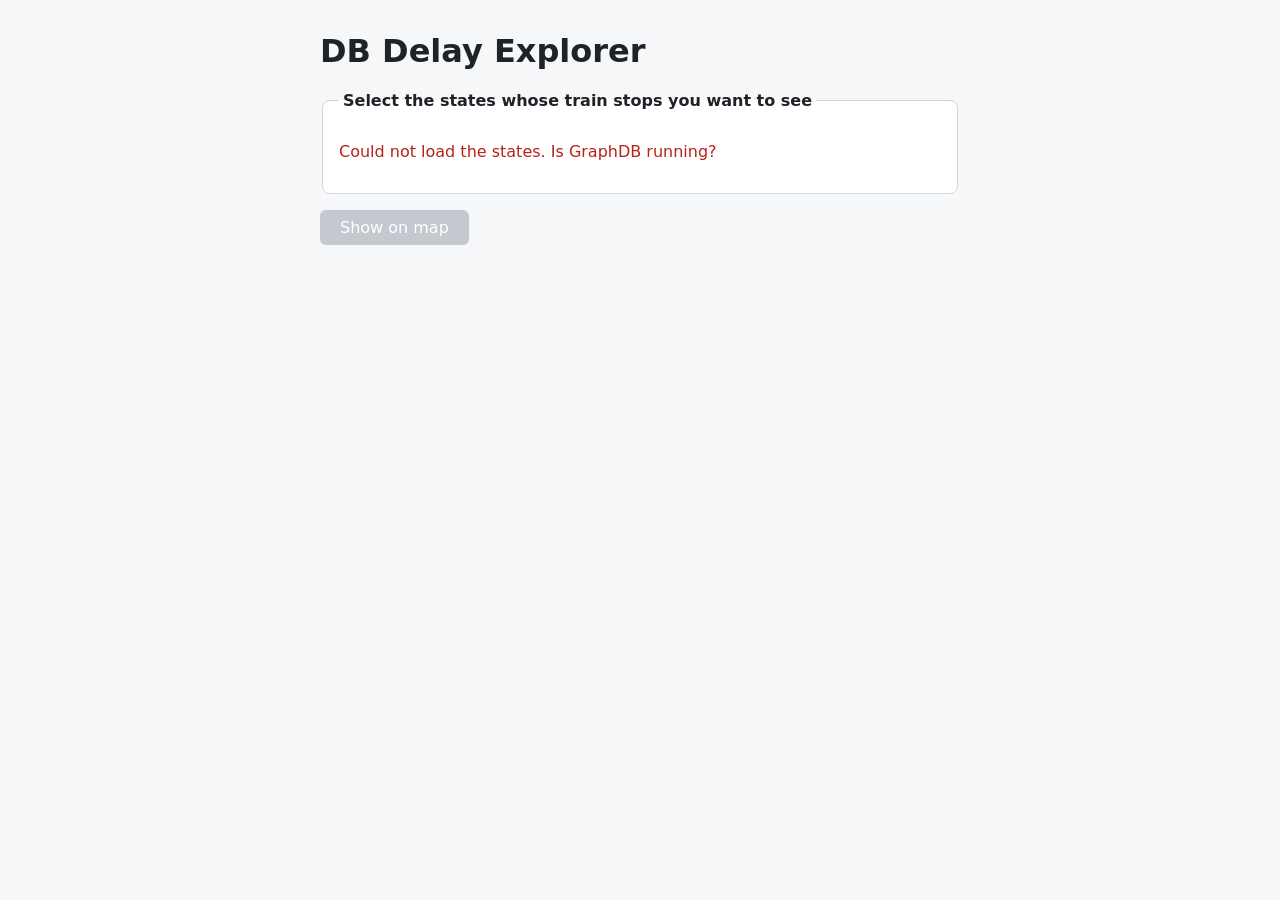
<file: HandsOn/Group07/app/web/index.html>
<!DOCTYPE html>
<html lang="en">
<head>
    <meta charset="UTF-8">
    <meta name="viewport" content="width=device-width, initial-scale=1.0">
    <title>DB Delay Explorer</title>
    <link rel="stylesheet" href="css/style.css">
</head>
<body>
    <main>
        <h1>DB Delay Explorer</h1>

        <form id="state-form">
            <fieldset>
                <legend>Select the states whose train stops you want to see</legend>
                <p id="state-status" class="status">Loading states…</p>
                <ul id="state-list" class="state-list"></ul>
            </fieldset>
            <button type="submit" id="show-map" disabled>Show on map</button>
        </form>
    </main>
    <script type="module" src="js/state-selection.js"></script>
</body>
</html>
</file>
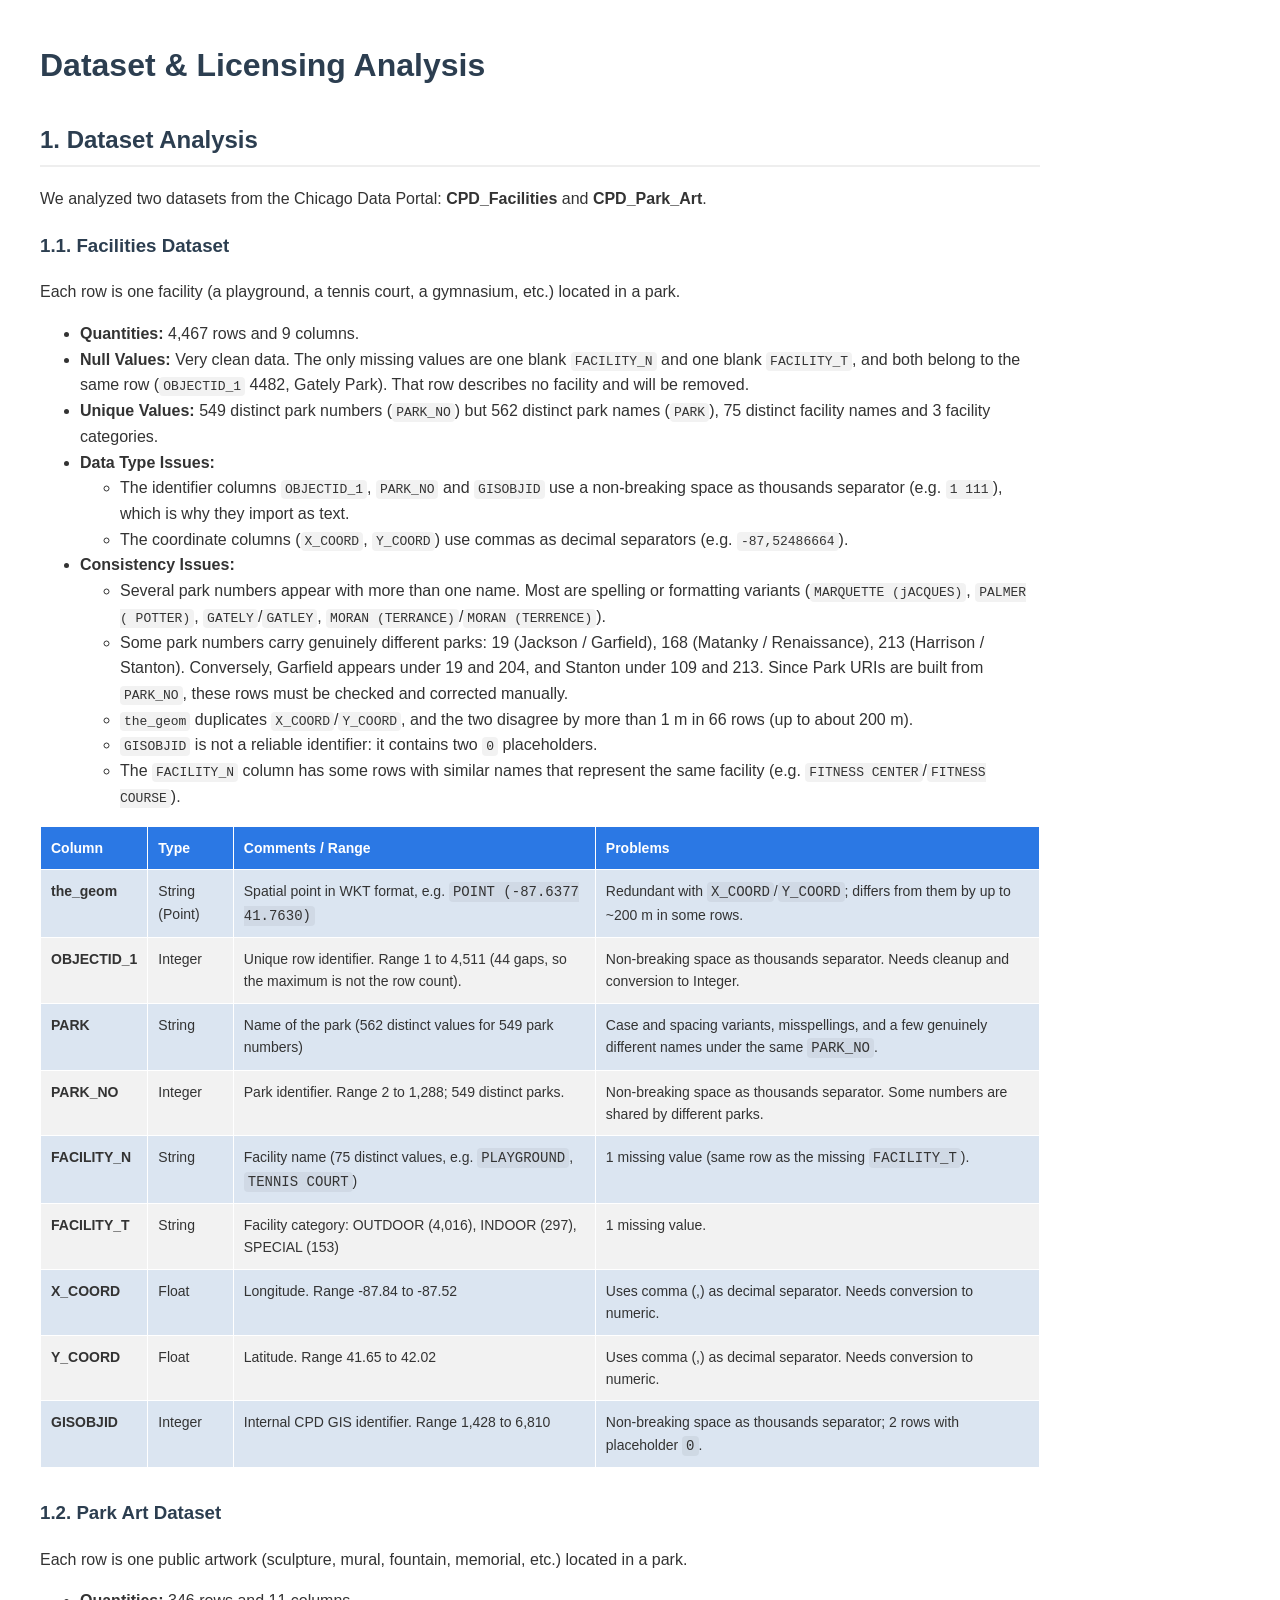
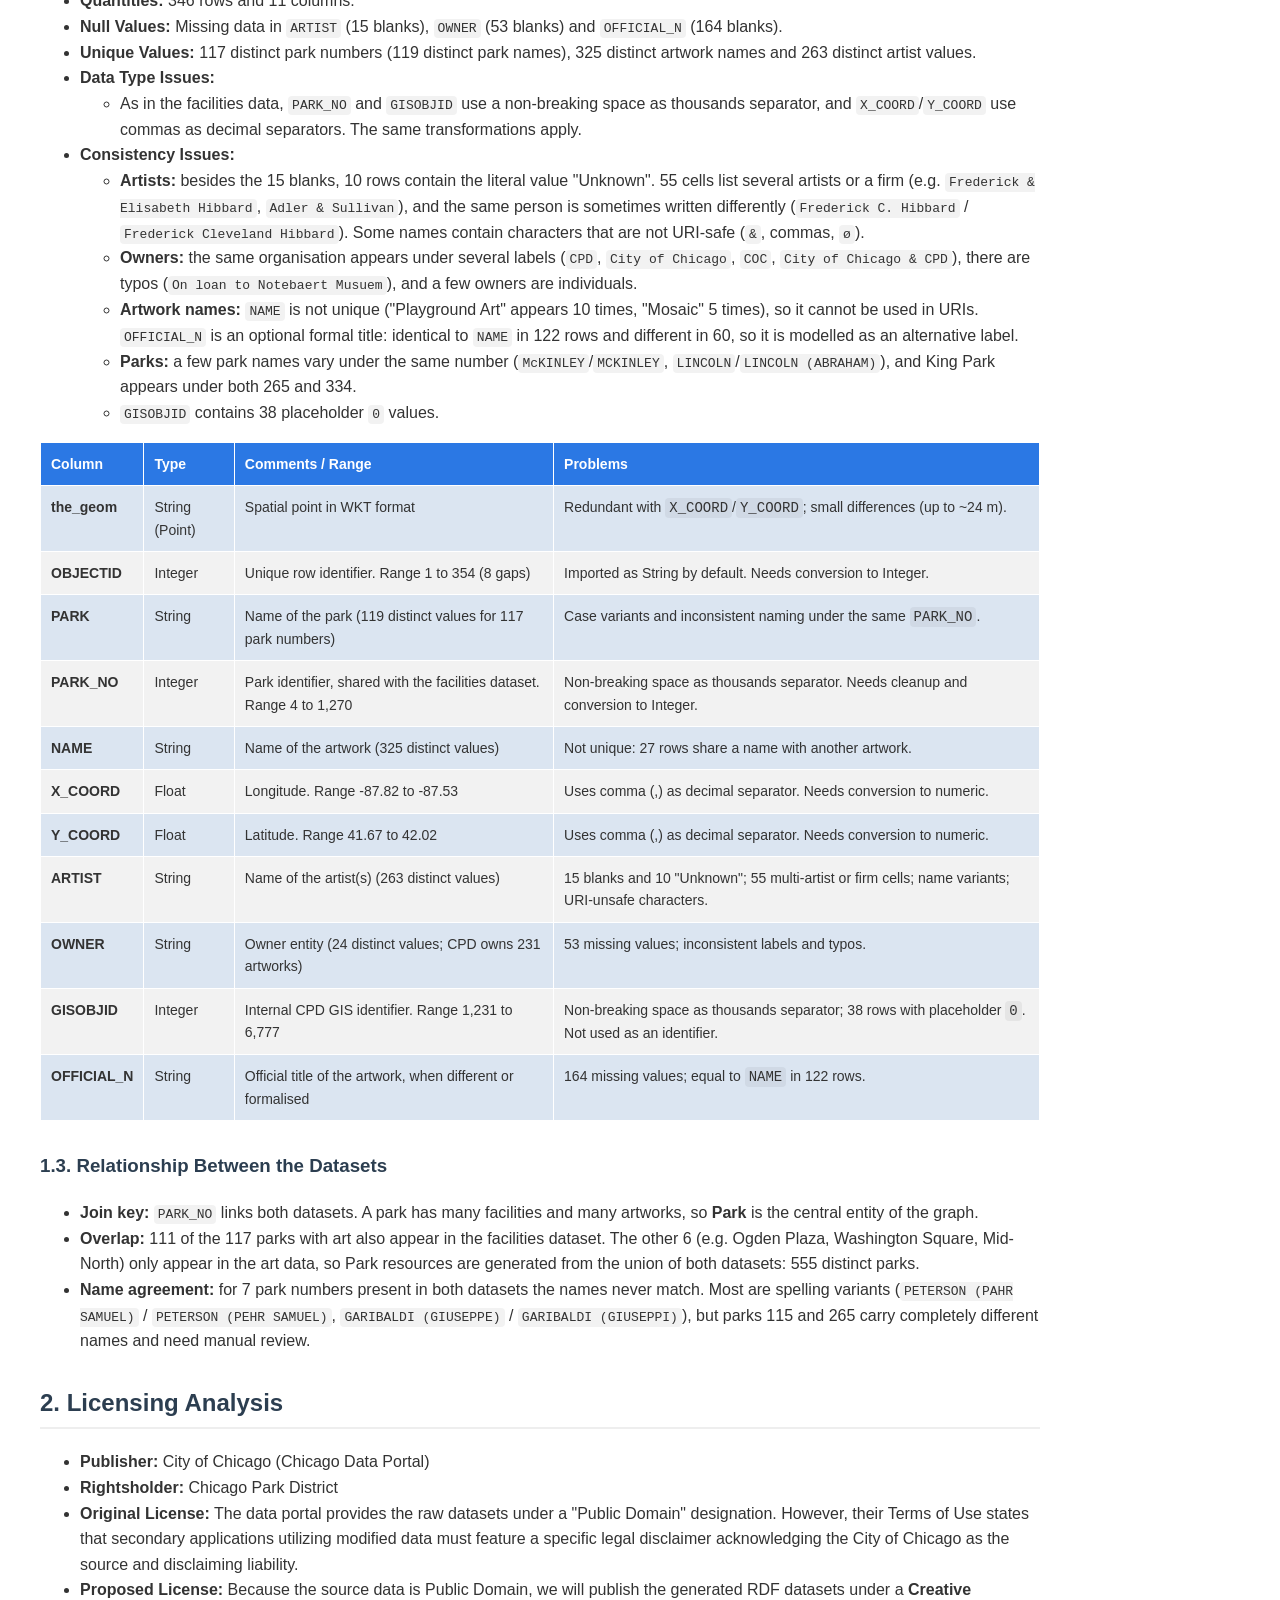
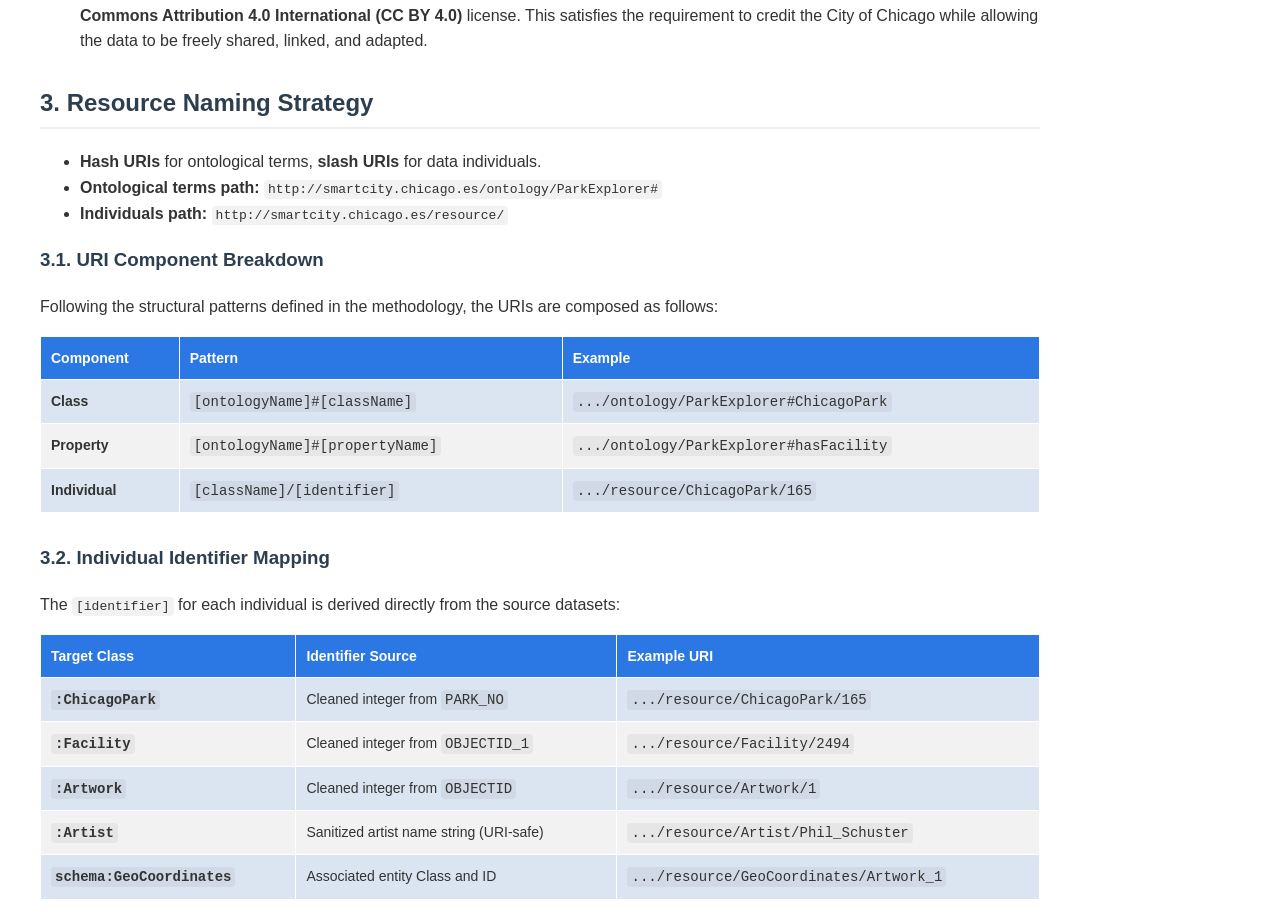
<file: HandsOn/Group02/analysis.html>
<!DOCTYPE html>
<html lang="en">
<head>
    <meta charset="UTF-8">
    <meta name="viewport" content="width=device-width, initial-scale=1.0">
    <title>Analysis & Resource Naming Strategy</title>
    <style>
        body { font-family: -apple-system, sans-serif; line-height: 1.6; margin: 40px; color: #333; max-width: 1000px; }
        h1, h2, h3, h4 { color: #2c3e50; }
        h2 { border-bottom: 2px solid #eee; padding-bottom: 5px; margin-top: 30px; }

        table { width: 100%; border-collapse: collapse; margin-bottom: 30px; font-size: 14px; }
        th, td { border: 1px solid #ffffff; padding: 10px; text-align: left; vertical-align: top; }
        th { background-color: #2b78e4; color: white; font-weight: bold; }
        tr:nth-child(odd) { background-color: #dbe5f1; }
        tr:nth-child(even) { background-color: #f2f2f2; }
        td:first-child { font-weight: bold; }
        code { background-color: rgba(0,0,0,0.05); padding: 2px 4px; border-radius: 4px; }
    </style>
</head>
<body>

    <h1>Dataset & Licensing Analysis</h1>

    <h2>1. Dataset Analysis</h2>
    <p>We analyzed two datasets from the Chicago Data Portal: <strong>CPD_Facilities</strong> and <strong>CPD_Park_Art</strong>.</p>

    <h3>1.1. Facilities Dataset</h3>
    <p>Each row is one facility (a playground, a tennis court, a gymnasium, etc.) located in a park.</p>
    <ul>
        <li><strong>Quantities:</strong> 4,467 rows and 9 columns.</li>
        <li><strong>Null Values:</strong> Very clean data. The only missing values are one blank <code>FACILITY_N</code> and one blank <code>FACILITY_T</code>, and both belong to the same row (<code>OBJECTID_1</code> 4482, Gately Park). That row describes no facility and will be removed.</li>
        <li><strong>Unique Values:</strong> 549 distinct park numbers (<code>PARK_NO</code>) but 562 distinct park names (<code>PARK</code>), 75 distinct facility names and 3 facility categories.</li>
        
        <li><strong>Data Type Issues:</strong>
            <ul>
                <li>The identifier columns <code>OBJECTID_1</code>, <code>PARK_NO</code> and <code>GISOBJID</code> use a non-breaking space as thousands separator (e.g. <code>1&nbsp;111</code>), which is why they import as text.</li>
                <li>The coordinate columns (<code>X_COORD</code>, <code>Y_COORD</code>) use commas as decimal separators (e.g. <code>-87,52486664</code>).</li>
            </ul>
        </li>
        <li><strong>Consistency Issues:</strong>
            <ul>
                <li>Several park numbers appear with more than one name. Most are spelling or formatting variants (<code>MARQUETTE (jACQUES)</code>, <code>PALMER ( POTTER)</code>, <code>GATELY</code>/<code>GATLEY</code>, <code>MORAN (TERRANCE)</code>/<code>MORAN (TERRENCE)</code>).</li>
                <li>Some park numbers carry genuinely different parks: 19 (Jackson / Garfield), 168 (Matanky / Renaissance), 213 (Harrison / Stanton). Conversely, Garfield appears under 19 and 204, and Stanton under 109 and 213. Since Park URIs are built from <code>PARK_NO</code>, these rows must be checked and corrected manually.</li>
                <li><code>the_geom</code> duplicates <code>X_COORD</code>/<code>Y_COORD</code>, and the two disagree by more than 1 m in 66 rows (up to about 200 m).</li>
                <li><code>GISOBJID</code> is not a reliable identifier: it contains two <code>0</code> placeholders.</li>
                <li>The <code>FACILITY_N</code> column has some rows with similar names that represent the same facility (e.g. <code>FITNESS CENTER</code>/<code>FITNESS COURSE</code>).</li>
            </ul>
        </li>
    </ul>
    <table>
        <thead>
            <tr>
                <th>Column</th>
                <th>Type</th>
                <th>Comments / Range</th>
                <th>Problems</th>
            </tr>
        </thead>
        <tbody>
            <tr>
                <td>the_geom</td>
                <td>String (Point)</td>
                <td>Spatial point in WKT format, e.g. <code>POINT (-87.6377 41.7630)</code></td>
                <td>Redundant with <code>X_COORD</code>/<code>Y_COORD</code>; differs from them by up to ~200 m in some rows.</td>
            </tr>
            <tr>
                <td>OBJECTID_1</td>
                <td>Integer</td>
                <td>Unique row identifier. Range 1 to 4,511 (44 gaps, so the maximum is not the row count).</td>
                <td>Non-breaking space as thousands separator. Needs cleanup and conversion to Integer.</td>
            </tr>
            <tr>
                <td>PARK</td>
                <td>String</td>
                <td>Name of the park (562 distinct values for 549 park numbers)</td>
                <td>Case and spacing variants, misspellings, and a few genuinely different names under the same <code>PARK_NO</code>.</td>
            </tr>
            <tr>
                <td>PARK_NO</td>
                <td>Integer</td>
                <td>Park identifier. Range 2 to 1,288; 549 distinct parks.</td>
                <td>Non-breaking space as thousands separator. Some numbers are shared by different parks.</td>
            </tr>
            <tr>
                <td>FACILITY_N</td>
                <td>String</td>
                <td>Facility name (75 distinct values, e.g. <code>PLAYGROUND</code>, <code>TENNIS COURT</code>)</td>
                <td>1 missing value (same row as the missing <code>FACILITY_T</code>).</td>
            </tr>
            <tr>
                <td>FACILITY_T</td>
                <td>String</td>
                <td>Facility category: OUTDOOR (4,016), INDOOR (297), SPECIAL (153)</td>
                <td>1 missing value.</td>
            </tr>
            <tr>
                <td>X_COORD</td>
                <td>Float</td>
                <td>Longitude. Range -87.84 to -87.52</td>
                <td>Uses comma (,) as decimal separator. Needs conversion to numeric.</td>
            </tr>
            <tr>
                <td>Y_COORD</td>
                <td>Float</td>
                <td>Latitude. Range 41.65 to 42.02</td>
                <td>Uses comma (,) as decimal separator. Needs conversion to numeric.</td>
            </tr>
            <tr>
                <td>GISOBJID</td>
                <td>Integer</td>
                <td>Internal CPD GIS identifier. Range 1,428 to 6,810</td>
                <td>Non-breaking space as thousands separator; 2 rows with placeholder <code>0</code>.</td>
            </tr>
        </tbody>
    </table>

    <h3>1.2. Park Art Dataset</h3>
    <p>Each row is one public artwork (sculpture, mural, fountain, memorial, etc.) located in a park.</p>
    <ul>
        <li><strong>Quantities:</strong> 346 rows and 11 columns.</li>
        <li><strong>Null Values:</strong> Missing data in <code>ARTIST</code> (15 blanks), <code>OWNER</code> (53 blanks) and <code>OFFICIAL_N</code> (164 blanks).</li>
        <li><strong>Unique Values:</strong> 117 distinct park numbers (119 distinct park names), 325 distinct artwork names and 263 distinct artist values.</li>
        <li><strong>Data Type Issues:</strong>
            <ul>
                <li>As in the facilities data, <code>PARK_NO</code> and <code>GISOBJID</code> use a non-breaking space as thousands separator, and <code>X_COORD</code>/<code>Y_COORD</code> use commas as decimal separators. The same transformations apply.</li>
            </ul>
        </li>
        <li><strong>Consistency Issues:</strong>
            <ul>
                <li><strong>Artists:</strong> besides the 15 blanks, 10 rows contain the literal value "Unknown". 55 cells list several artists or a firm (e.g. <code>Frederick &amp; Elisabeth Hibbard</code>, <code>Adler &amp; Sullivan</code>), and the same person is sometimes written differently (<code>Frederick C. Hibbard</code> / <code>Frederick Cleveland Hibbard</code>). Some names contain characters that are not URI-safe (<code>&amp;</code>, commas, <code>ø</code>).</li>
                <li><strong>Owners:</strong> the same organisation appears under several labels (<code>CPD</code>, <code>City of Chicago</code>, <code>COC</code>, <code>City of Chicago &amp; CPD</code>), there are typos (<code>On loan to Notebaert Musuem</code>), and a few owners are individuals.</li>
                <li><strong>Artwork names:</strong> <code>NAME</code> is not unique ("Playground Art" appears 10 times, "Mosaic" 5 times), so it cannot be used in URIs. <code>OFFICIAL_N</code> is an optional formal title: identical to <code>NAME</code> in 122 rows and different in 60, so it is modelled as an alternative label.</li>
                <li><strong>Parks:</strong> a few park names vary under the same number (<code>McKINLEY</code>/<code>MCKINLEY</code>, <code>LINCOLN</code>/<code>LINCOLN (ABRAHAM)</code>), and King Park appears under both 265 and 334.</li>
                <li><code>GISOBJID</code> contains 38 placeholder <code>0</code> values.</li>
            </ul>
        </li>
    </ul>
    <table>
        <thead>
            <tr>
                <th>Column</th>
                <th>Type</th>
                <th>Comments / Range</th>
                <th>Problems</th>
            </tr>
        </thead>
        <tbody>
            <tr>
                <td>the_geom</td>
                <td>String (Point)</td>
                <td>Spatial point in WKT format</td>
                <td>Redundant with <code>X_COORD</code>/<code>Y_COORD</code>; small differences (up to ~24 m).</td>
            </tr>
            <tr>
                <td>OBJECTID</td>
                <td>Integer</td>
                <td>Unique row identifier. Range 1 to 354 (8 gaps)</td>
                <td>Imported as String by default. Needs conversion to Integer.</td>
            </tr>
            <tr>
                <td>PARK</td>
                <td>String</td>
                <td>Name of the park (119 distinct values for 117 park numbers)</td>
                <td>Case variants and inconsistent naming under the same <code>PARK_NO</code>.</td>
            </tr>
            <tr>
                <td>PARK_NO</td>
                <td>Integer</td>
                <td>Park identifier, shared with the facilities dataset. Range 4 to 1,270</td>
                <td>Non-breaking space as thousands separator. Needs cleanup and conversion to Integer.</td>
            </tr>
            <tr>
                <td>NAME</td>
                <td>String</td>
                <td>Name of the artwork (325 distinct values)</td>
                <td>Not unique: 27 rows share a name with another artwork.</td>
            </tr>
            <tr>
                <td>X_COORD</td>
                <td>Float</td>
                <td>Longitude. Range -87.82 to -87.53</td>
                <td>Uses comma (,) as decimal separator. Needs conversion to numeric.</td>
            </tr>
            <tr>
                <td>Y_COORD</td>
                <td>Float</td>
                <td>Latitude. Range 41.67 to 42.02</td>
                <td>Uses comma (,) as decimal separator. Needs conversion to numeric.</td>
            </tr>
            <tr>
                <td>ARTIST</td>
                <td>String</td>
                <td>Name of the artist(s) (263 distinct values)</td>
                <td>15 blanks and 10 "Unknown"; 55 multi-artist or firm cells; name variants; URI-unsafe characters.</td>
            </tr>
            <tr>
                <td>OWNER</td>
                <td>String</td>
                <td>Owner entity (24 distinct values; CPD owns 231 artworks)</td>
                <td>53 missing values; inconsistent labels and typos.</td>
            </tr>
            <tr>
                <td>GISOBJID</td>
                <td>Integer</td>
                <td>Internal CPD GIS identifier. Range 1,231 to 6,777</td>
                <td>Non-breaking space as thousands separator; 38 rows with placeholder <code>0</code>. Not used as an identifier.</td>
            </tr>
            <tr>
                <td>OFFICIAL_N</td>
                <td>String</td>
                <td>Official title of the artwork, when different or formalised</td>
                <td>164 missing values; equal to <code>NAME</code> in 122 rows.</td>
            </tr>
        </tbody>
    </table>

    <h3>1.3. Relationship Between the Datasets</h3>
    <ul>
        <li><strong>Join key:</strong> <code>PARK_NO</code> links both datasets. A park has many facilities and many artworks, so <strong>Park</strong> is the central entity of the graph.</li>
        <li><strong>Overlap:</strong> 111 of the 117 parks with art also appear in the facilities dataset. The other 6 (e.g. Ogden Plaza, Washington Square, Mid-North) only appear in the art data, so Park resources are generated from the union of both datasets: 555 distinct parks.</li>
        <li><strong>Name agreement:</strong> for 7 park numbers present in both datasets the names never match. Most are spelling variants (<code>PETERSON (PAHR SAMUEL)</code> / <code>PETERSON (PEHR SAMUEL)</code>, <code>GARIBALDI (GIUSEPPE)</code> / <code>GARIBALDI (GIUSEPPI)</code>), but parks 115 and 265 carry completely different names and need manual review.</li>
    </ul>

    <h2>2. Licensing Analysis</h2>
    <ul>
        <li><strong>Publisher:</strong> City of Chicago (Chicago Data Portal)</li>
        <li><strong>Rightsholder:</strong> Chicago Park District</li>
        <li><strong>Original License:</strong> The data portal provides the raw datasets under a "Public Domain" designation. However, their Terms of Use states that secondary applications utilizing modified data must feature a specific legal disclaimer acknowledging the City of Chicago as the source and disclaiming liability.</li>
        <li><strong>Proposed License:</strong> Because the source data is Public Domain, we will publish the generated RDF datasets under a <strong>Creative Commons Attribution 4.0 International (CC BY 4.0)</strong> license. This satisfies the requirement to credit the City of Chicago while allowing the data to be freely shared, linked, and adapted.</li>
    </ul>

    <h2>3. Resource Naming Strategy</h2>
    <ul>
        <li><strong>Hash URIs</strong> for ontological terms, <strong>slash URIs</strong> for data individuals.</li>
        <li><strong>Ontological terms path:</strong> <code>http://smartcity.chicago.es/ontology/ParkExplorer#</code></li>
        <li><strong>Individuals path:</strong> <code>http://smartcity.chicago.es/resource/</code></li>
    </ul>

    <h3>3.1. URI Component Breakdown</h3>
    <p>Following the structural patterns defined in the methodology, the URIs are composed as follows:</p>
    <table>
        <thead>
            <tr>
                <th>Component</th>
                <th>Pattern</th>
                <th>Example</th>
            </tr>
        </thead>
        <tbody>
            <tr>
                <td><strong>Class</strong></td>
                <td><code>[ontologyName]#[className]</code></td>
                <td><code>.../ontology/ParkExplorer#ChicagoPark</code></td>
            </tr>
            <tr>
                <td><strong>Property</strong></td>
                <td><code>[ontologyName]#[propertyName]</code></td>
                <td><code>.../ontology/ParkExplorer#hasFacility</code></td>
            </tr>
            <tr>
                <td><strong>Individual</strong></td>
                <td><code>[className]/[identifier]</code></td>
                <td><code>.../resource/ChicagoPark/165</code></td>
            </tr>
        </tbody>
    </table>

    <h3>3.2. Individual Identifier Mapping</h3>
    <p>The <code>[identifier]</code> for each individual is derived directly from the source datasets:</p>
    <table>
        <thead>
            <tr>
                <th>Target Class</th>
                <th>Identifier Source</th>
                <th>Example URI</th>
            </tr>
        </thead>
        <tbody>
            <tr>
                <td><code>:ChicagoPark</code></td>
                <td>Cleaned integer from <code>PARK_NO</code></td>
                <td><code>.../resource/ChicagoPark/165</code></td>
            </tr>
            <tr>
                <td><code>:Facility</code></td>
                <td>Cleaned integer from <code>OBJECTID_1</code></td>
                <td><code>.../resource/Facility/2494</code></td>
            </tr>
            <tr>
                <td><code>:Artwork</code></td>
                <td>Cleaned integer from <code>OBJECTID</code></td>
                <td><code>.../resource/Artwork/1</code></td>
            </tr>
            <tr>
                <td><code>:Artist</code></td>
                <td>Sanitized artist name string (URI-safe)</td>
                <td><code>.../resource/Artist/Phil_Schuster</code></td>
            </tr>
            <tr>
                <td><code>schema:GeoCoordinates</code></td>
                <td>Associated entity Class and ID</td>
                <td><code>.../resource/GeoCoordinates/Artwork_1</code></td>
            </tr>
        </tbody>
    </table>
</body>
</html>
</file>
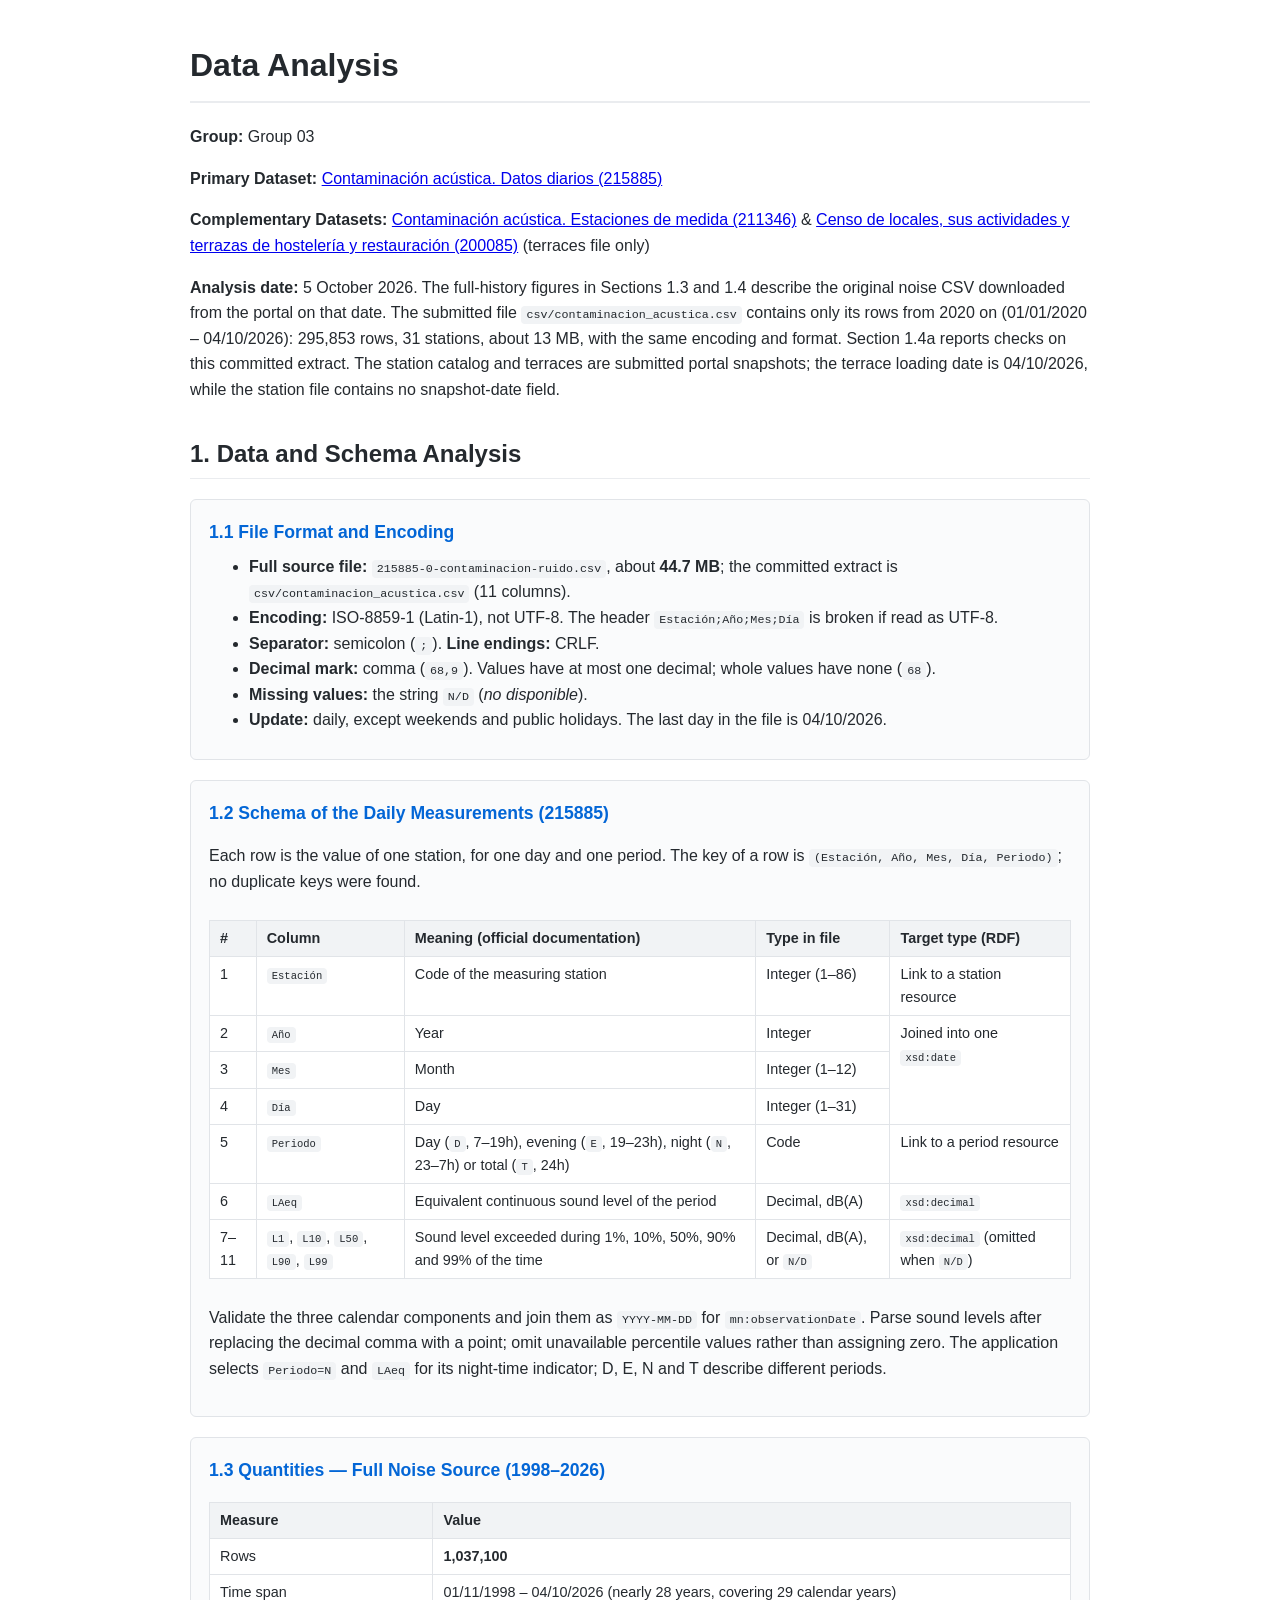
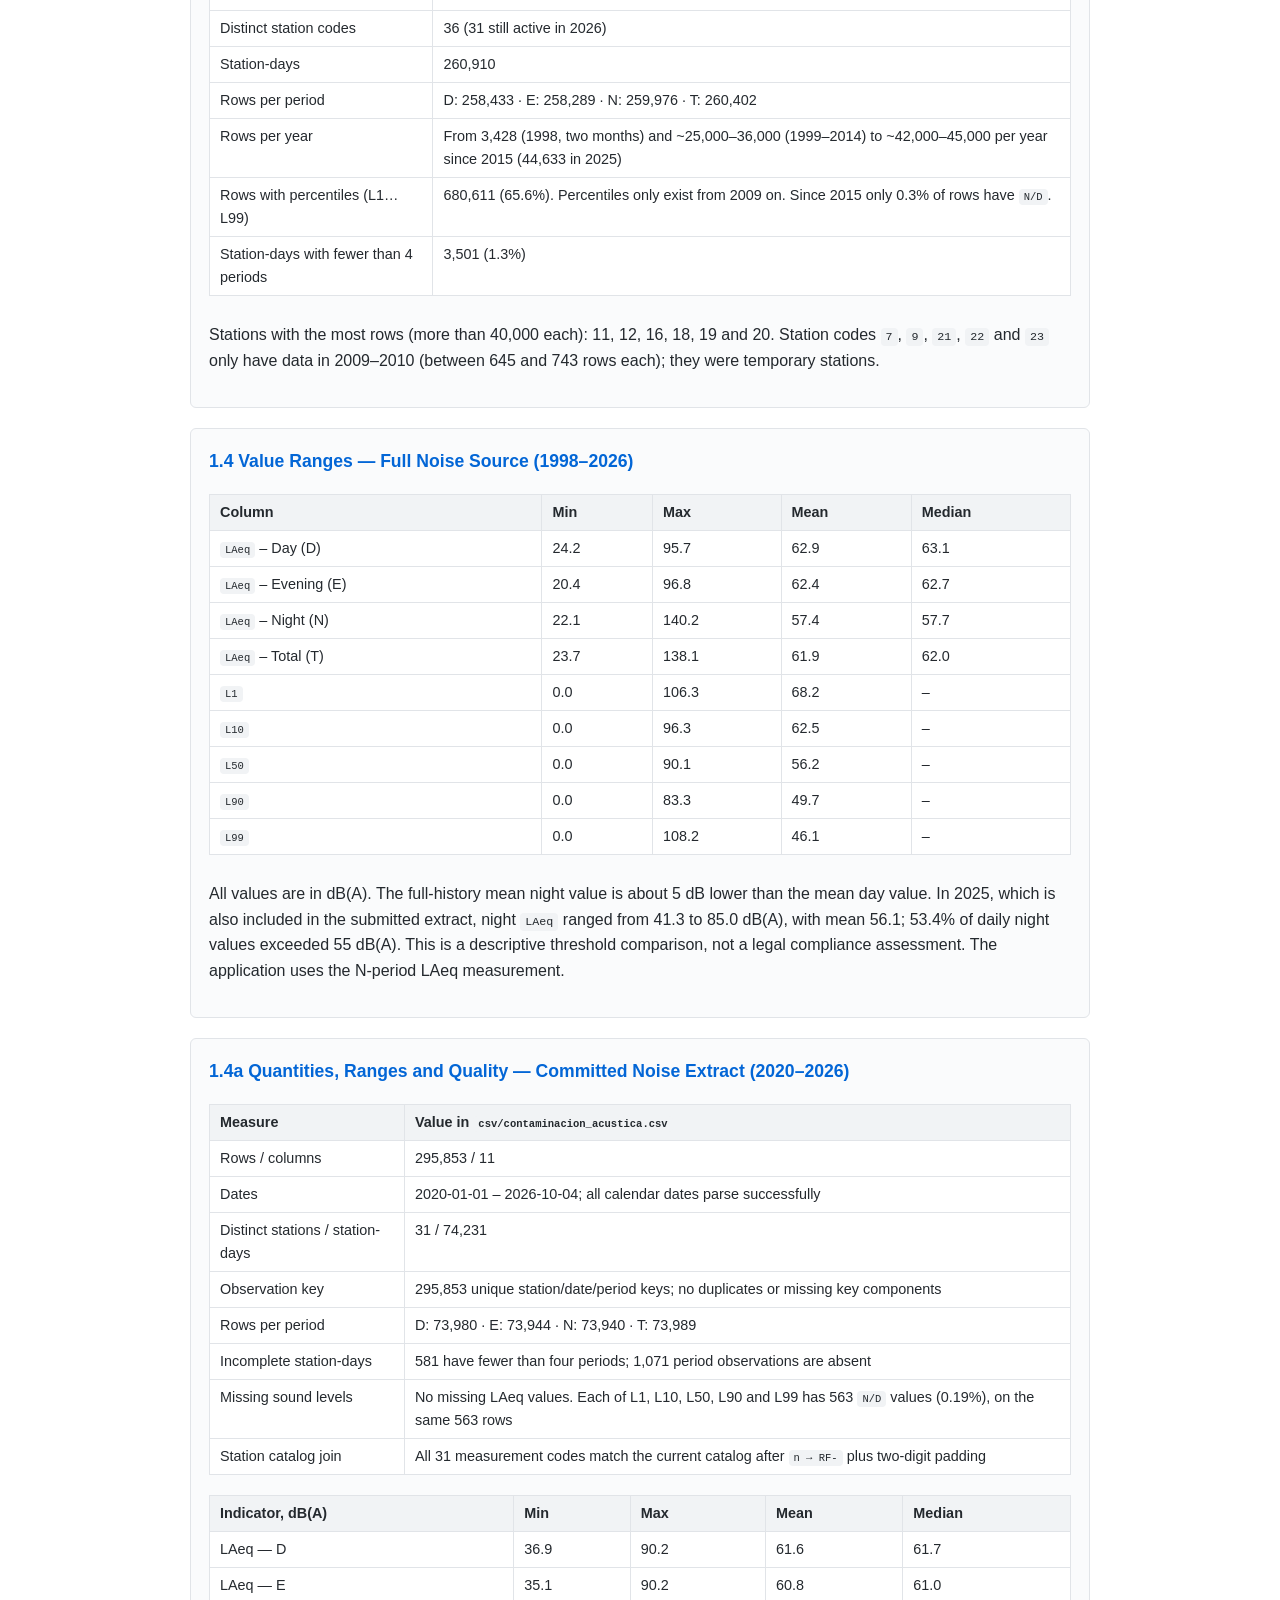
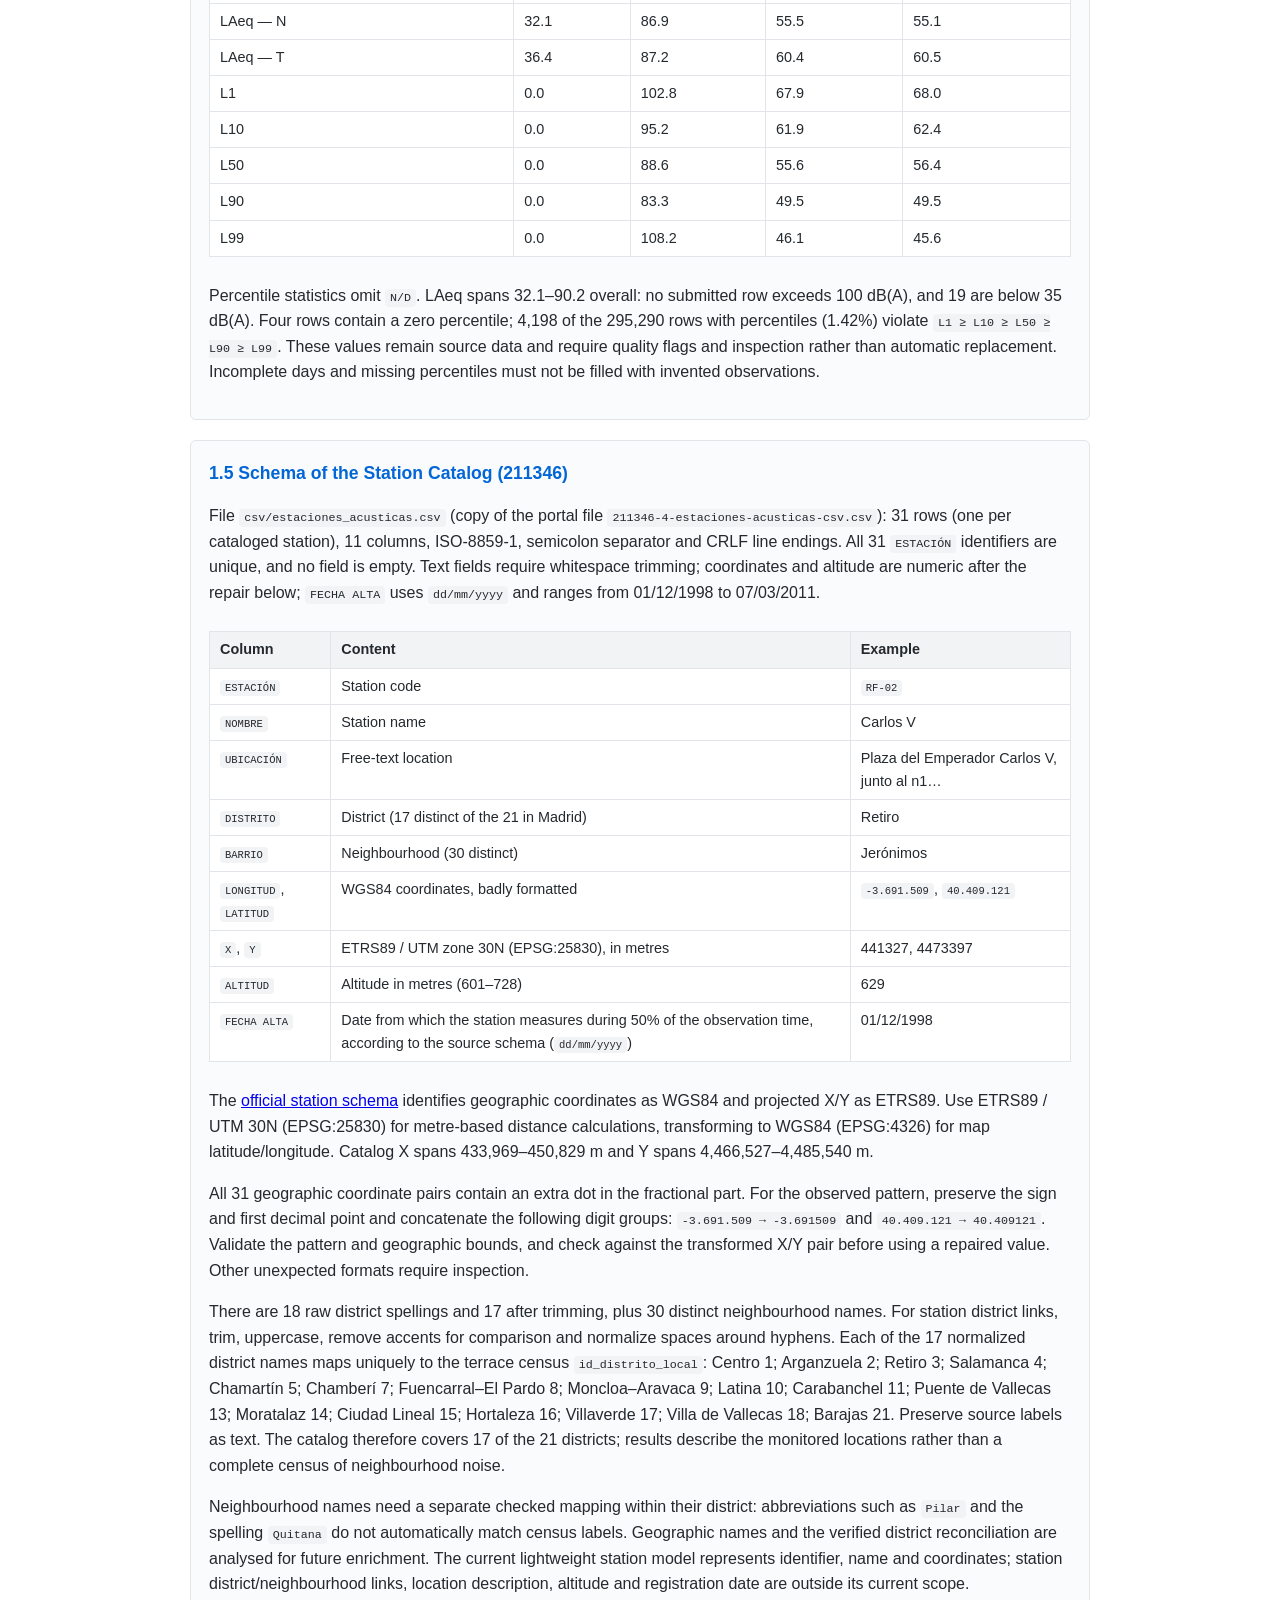
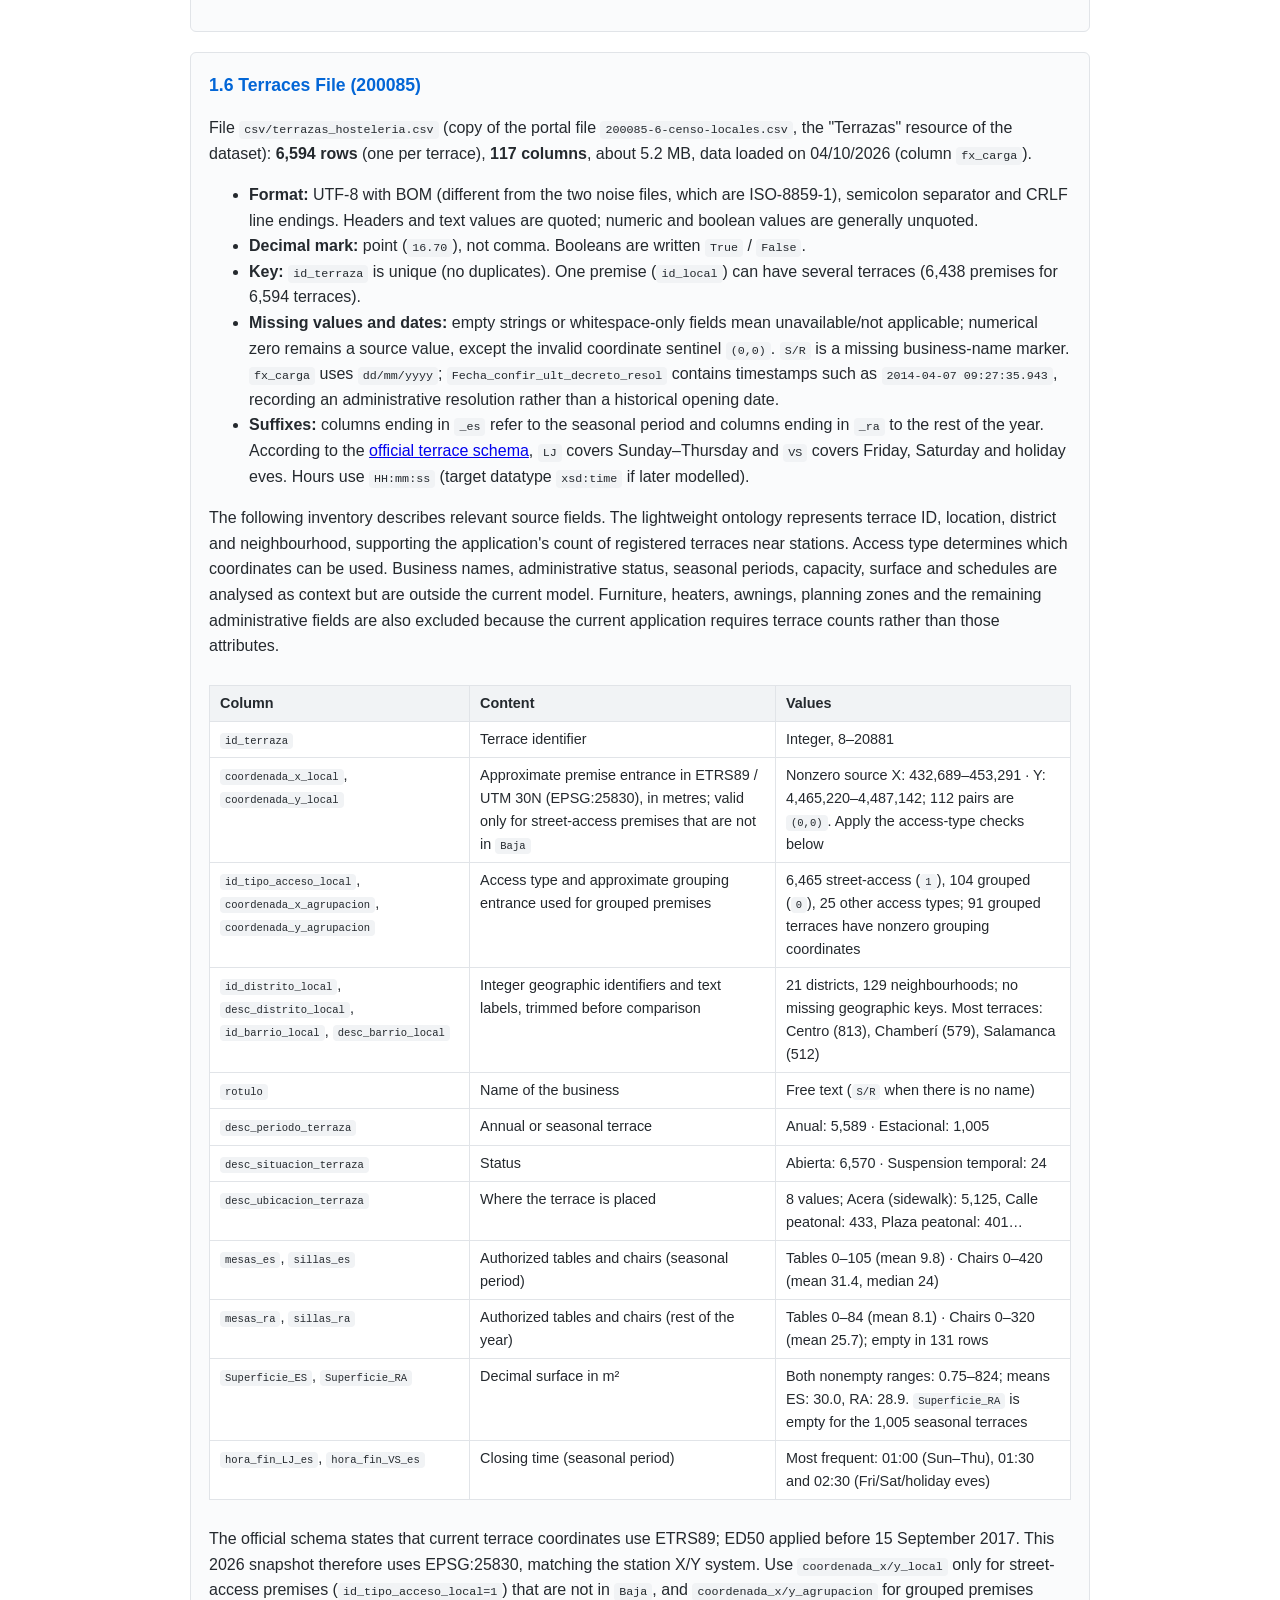
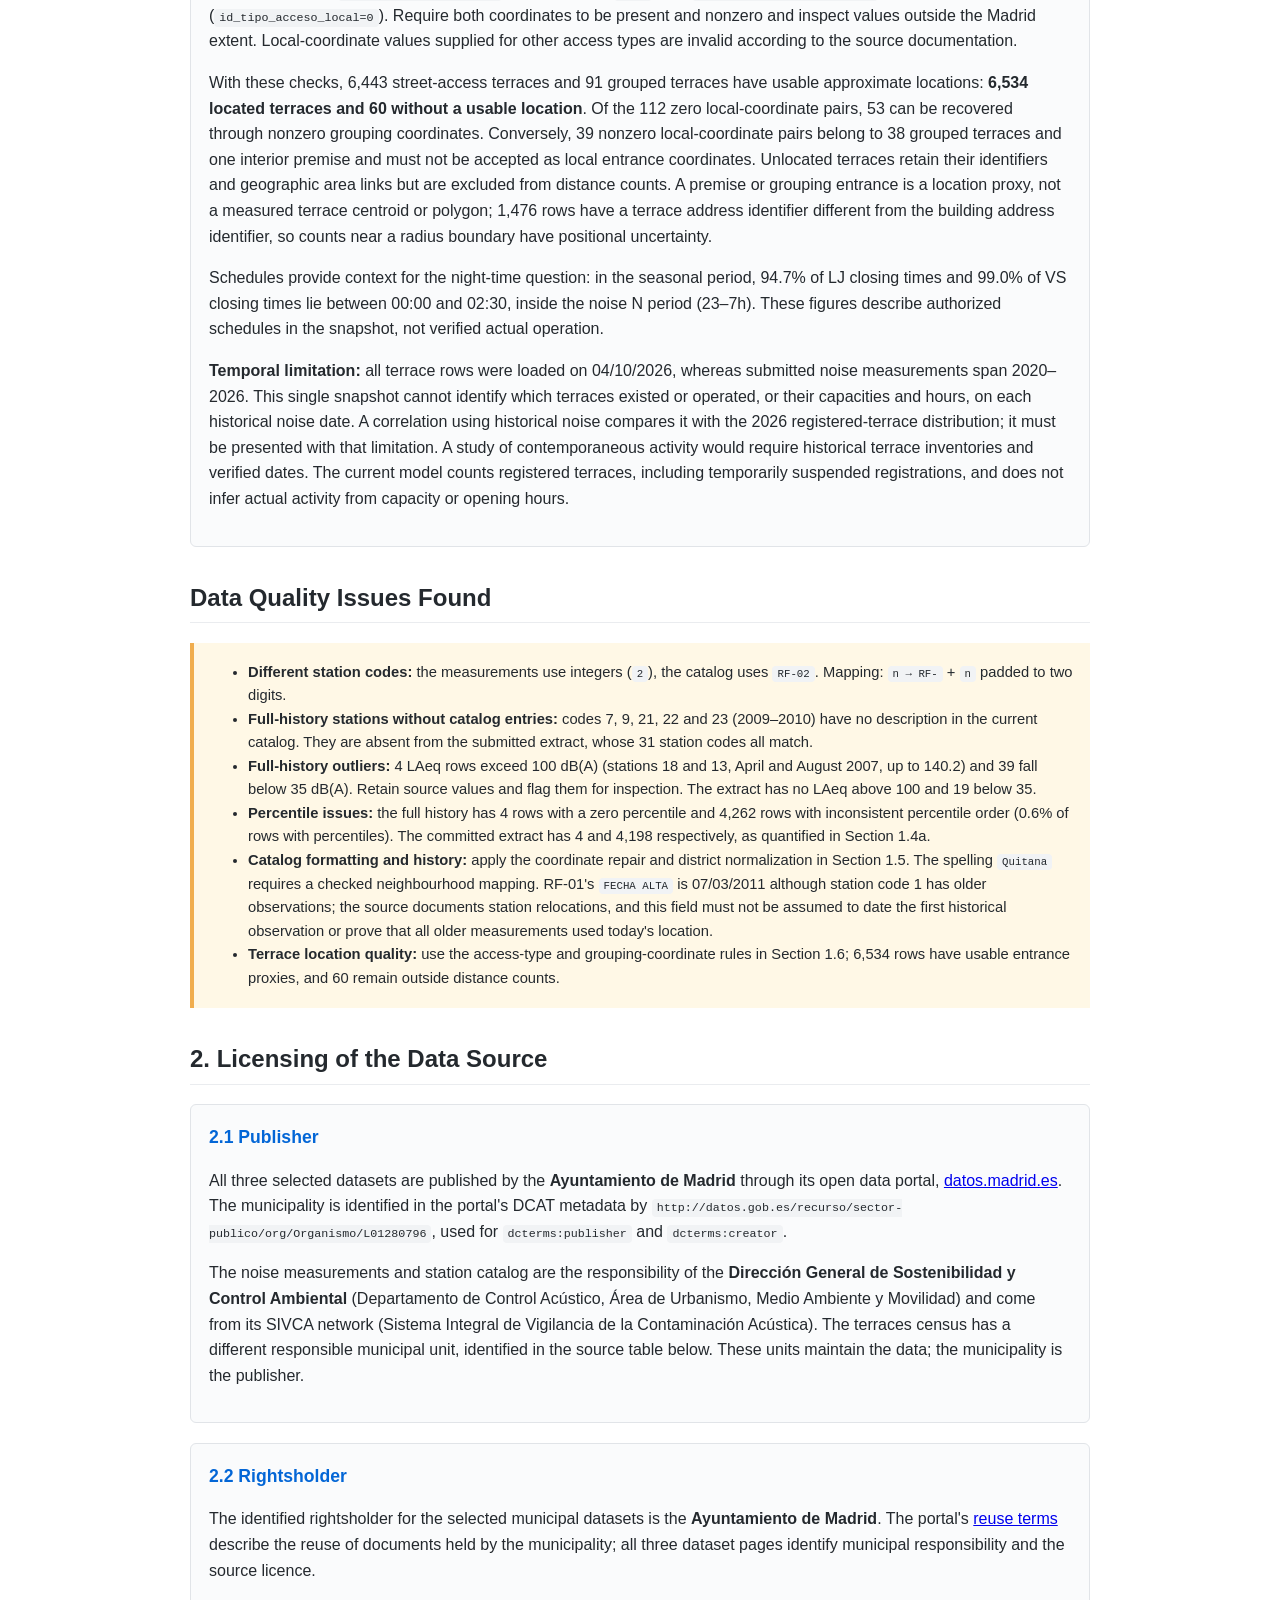
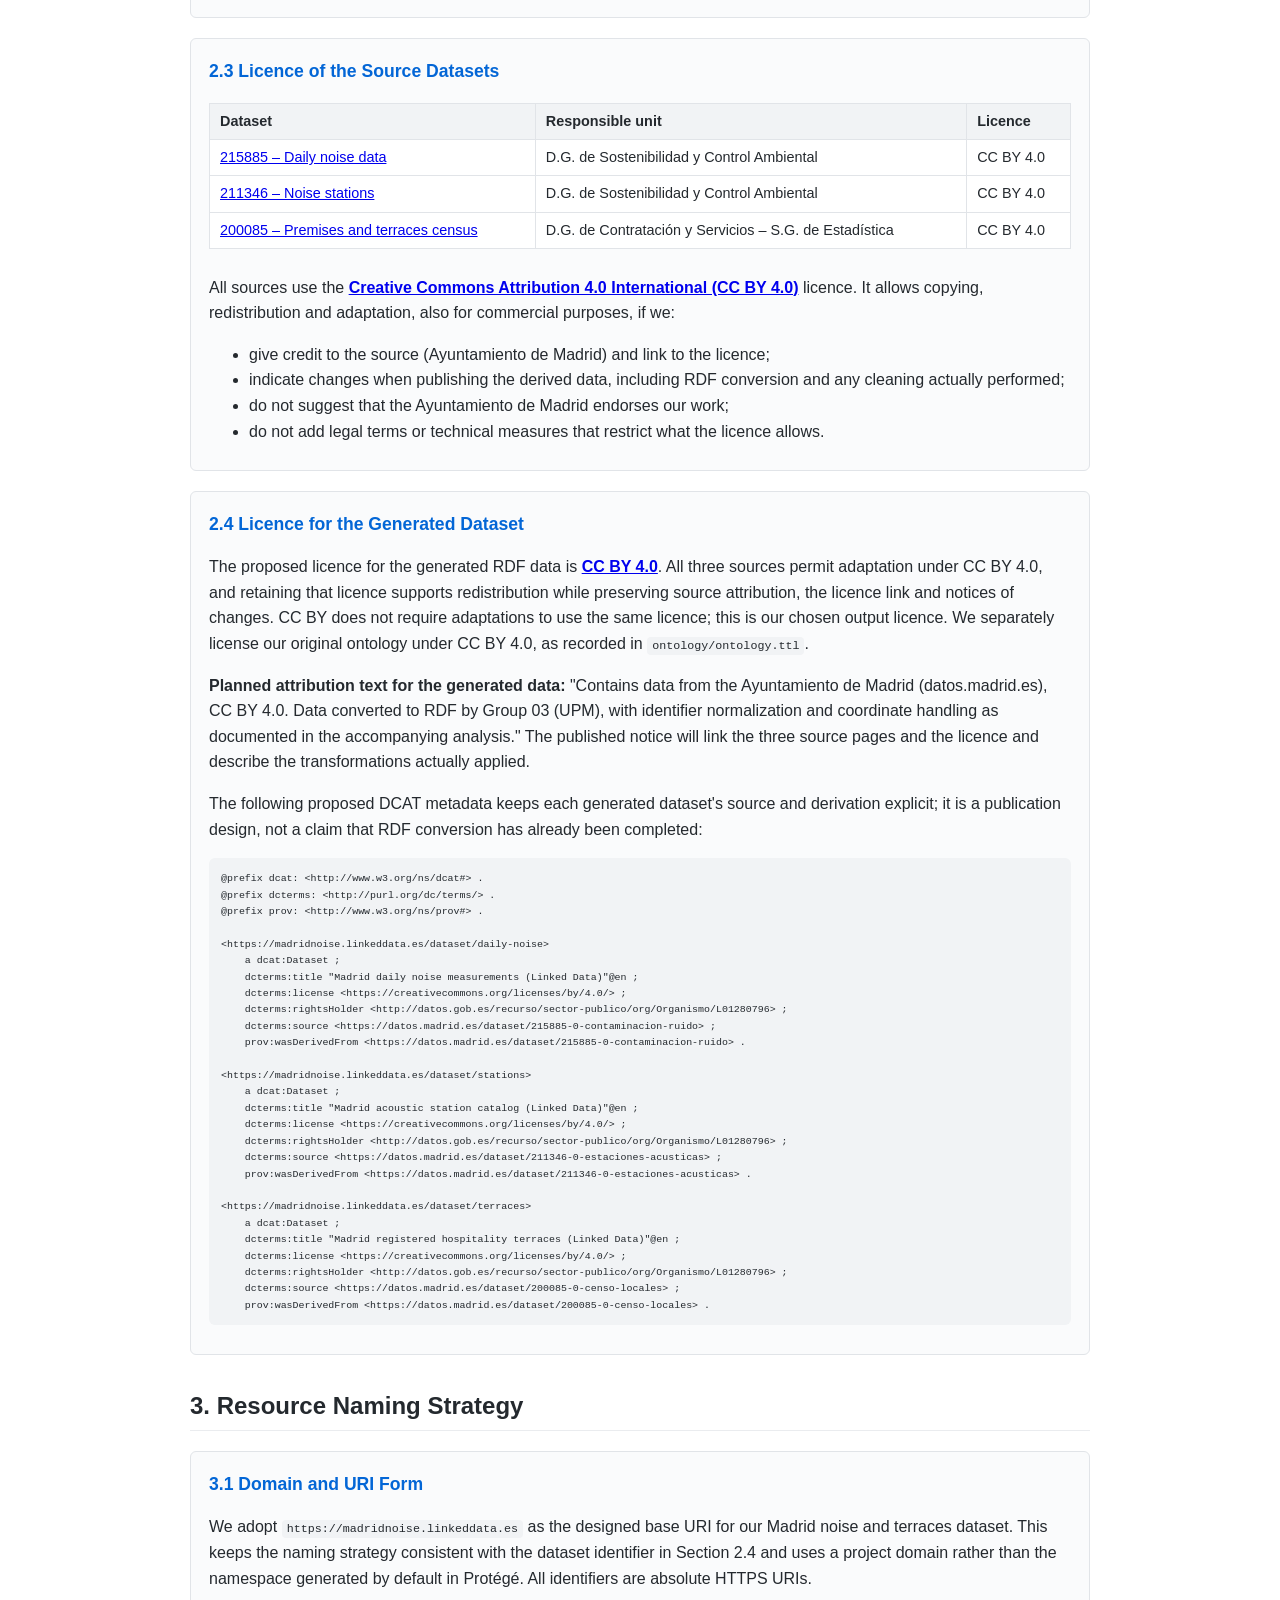
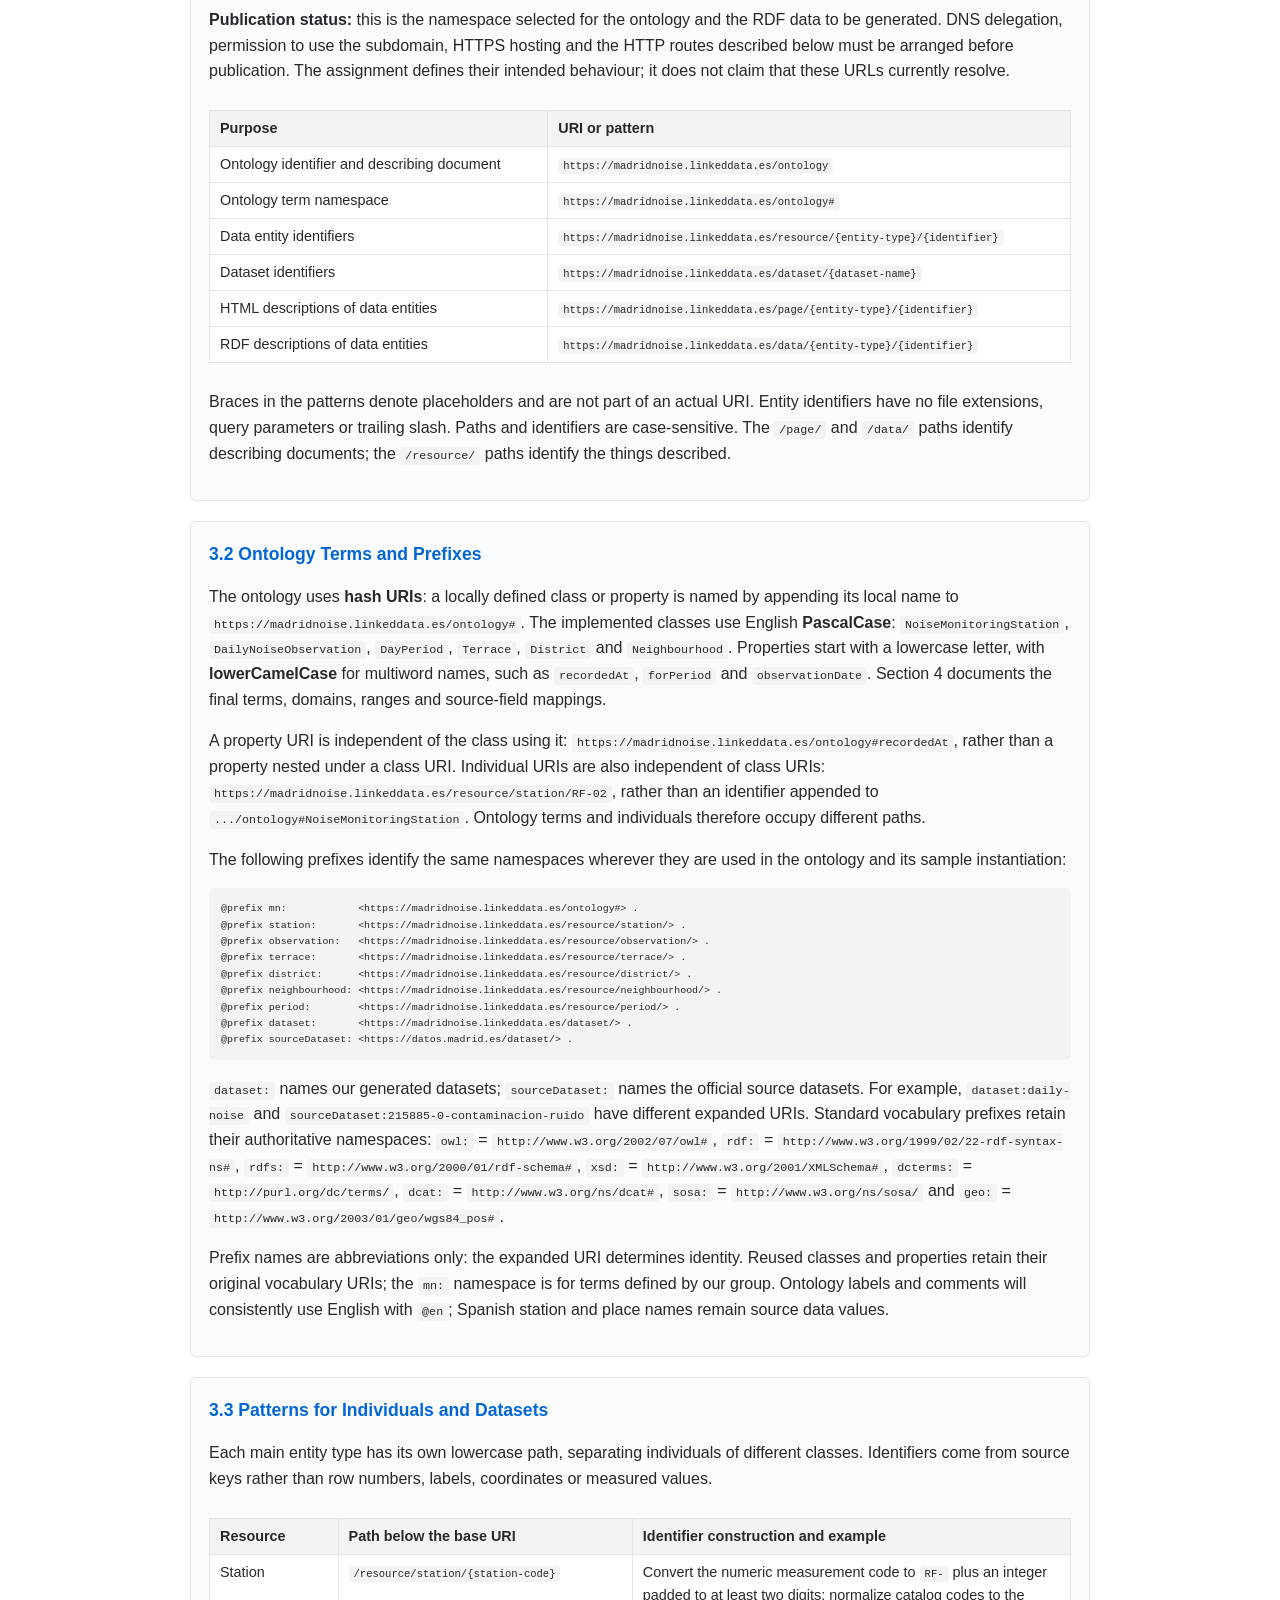
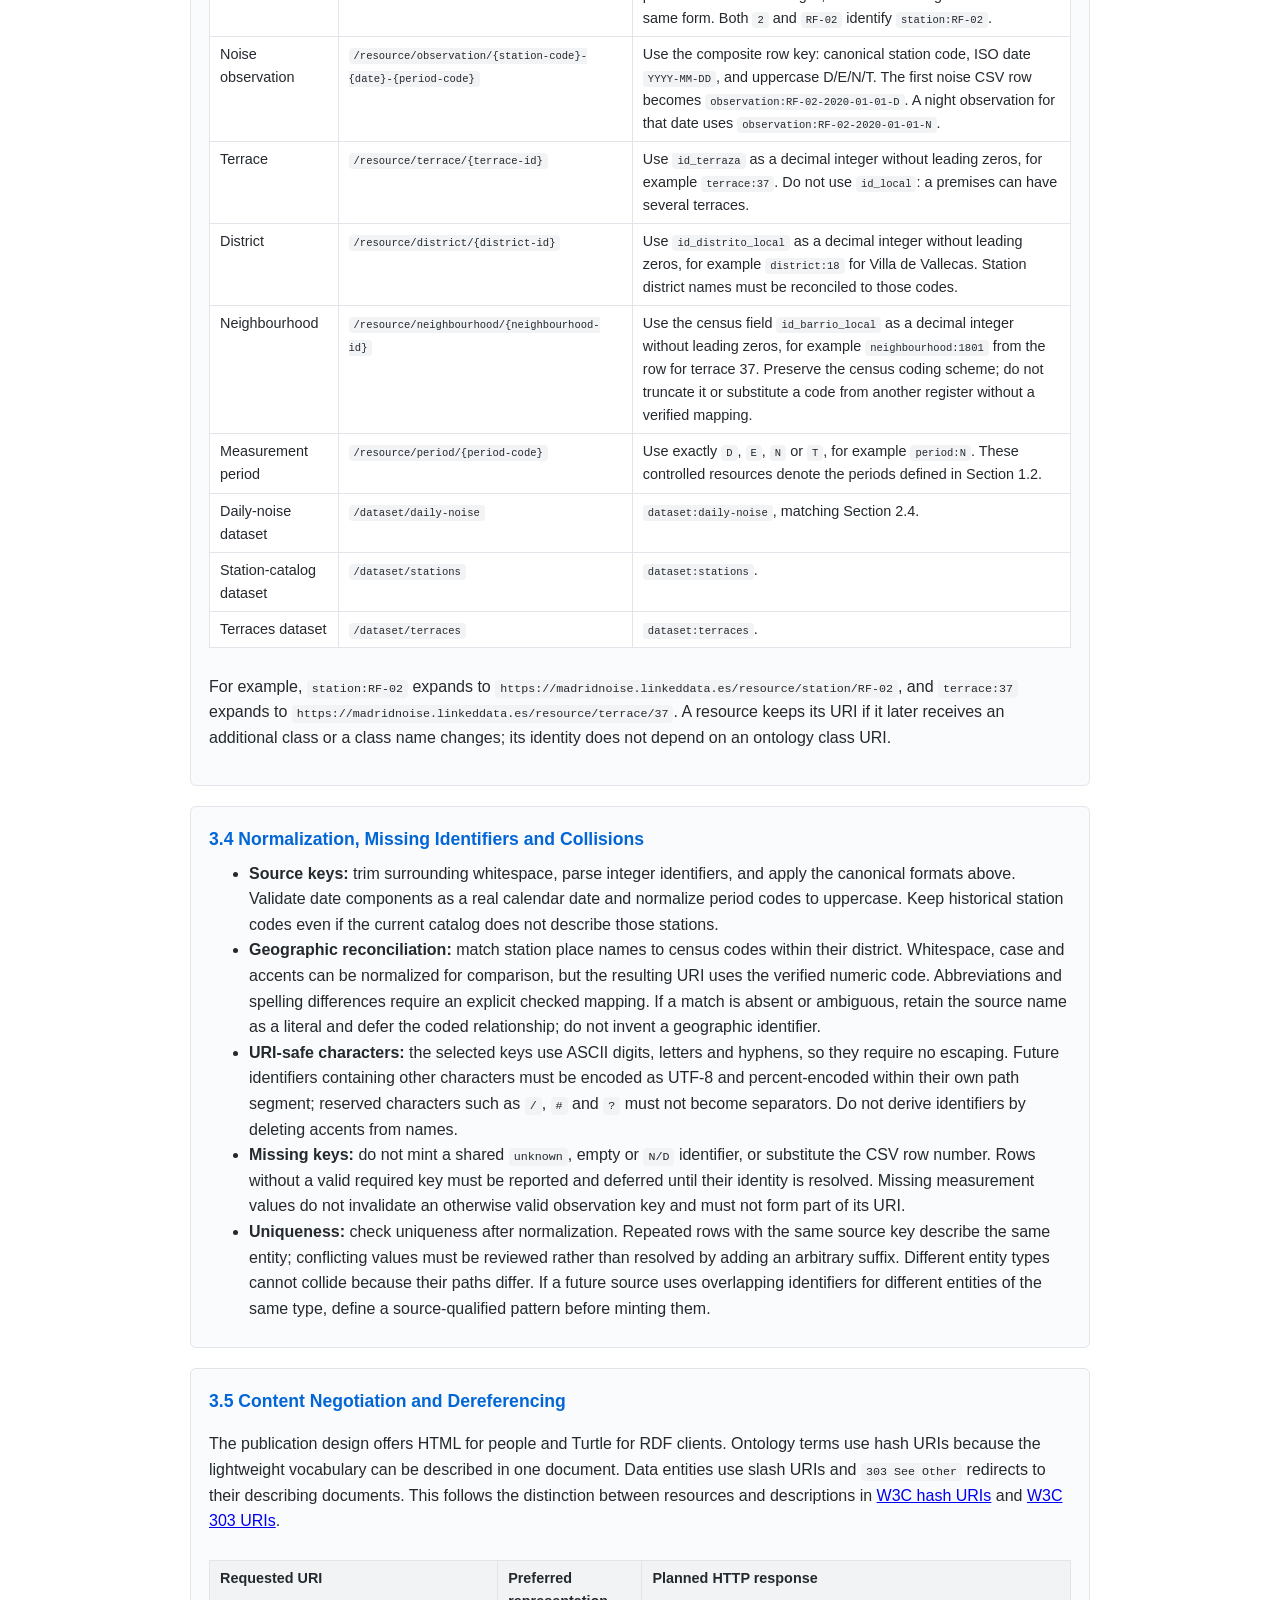
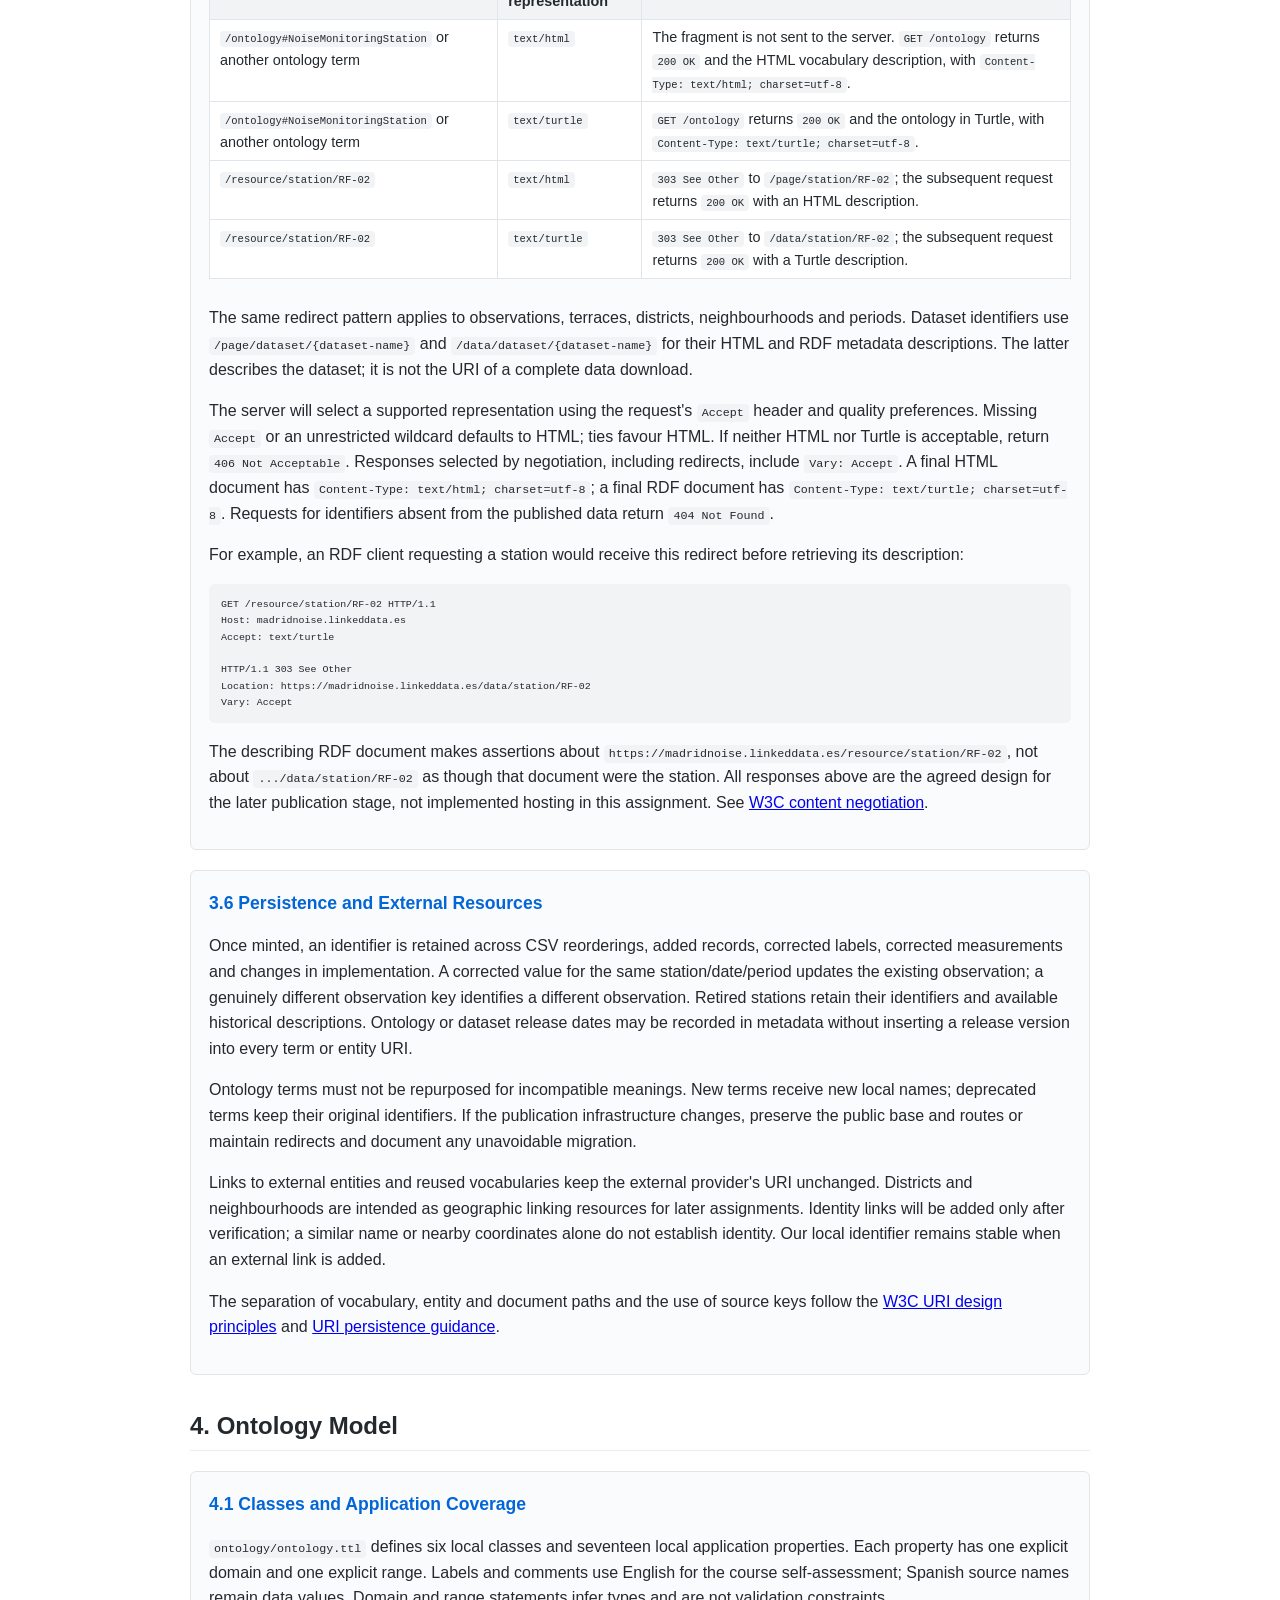
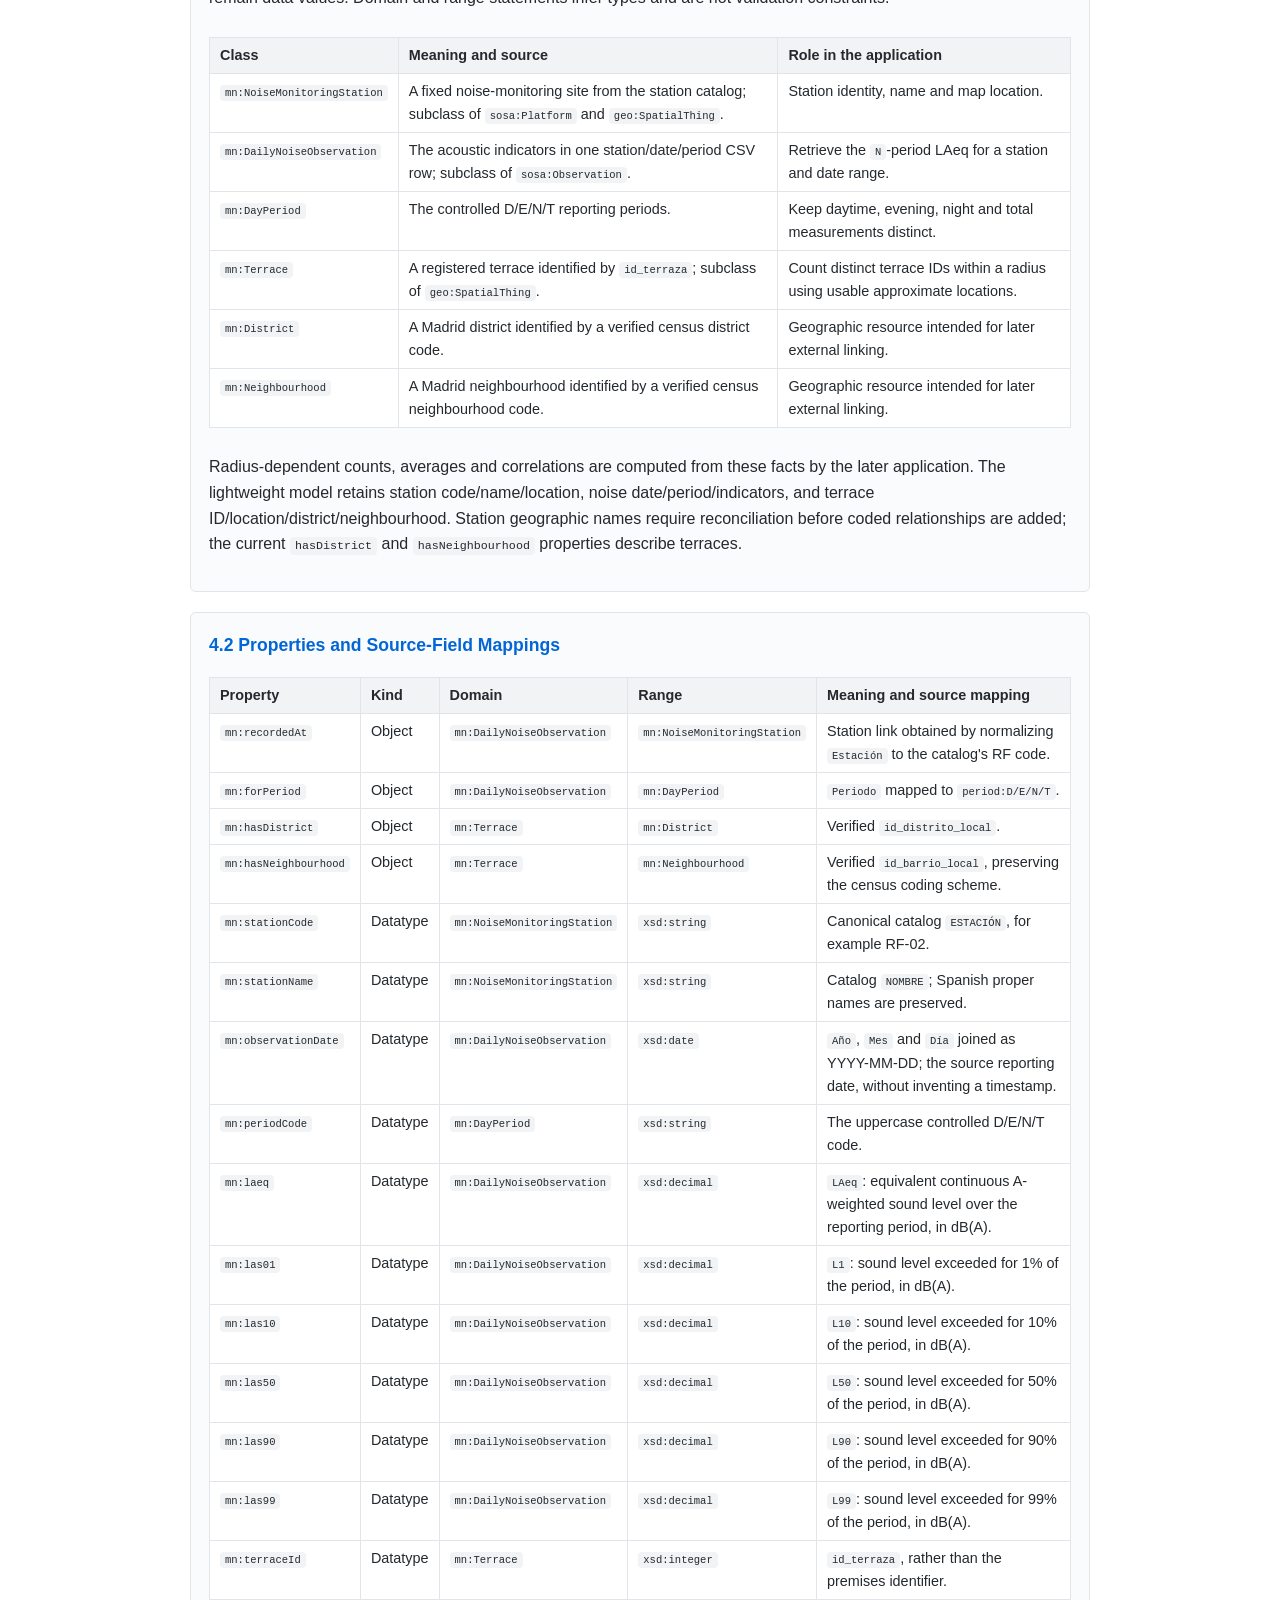
<file: HandsOn/Group03/analysis.html>
<!DOCTYPE html>
<html lang="en">
<head>
  <meta charset="UTF-8">
  <meta name="viewport" content="width=device-width, initial-scale=1">
  <title>Data Analysis - Group 03</title>
  <style>
    body {
      font-family: -apple-system, BlinkMacSystemFont, "Segoe UI", Roboto, sans-serif;
      line-height: 1.6;
      max-width: 900px;
      margin: 40px auto;
      padding: 0 20px;
      color: #24292e;
    }
    h1 { border-bottom: 2px solid #eaecef; padding-bottom: 0.3em; }
    h2 { margin-top: 32px; border-bottom: 1px solid #eaecef; padding-bottom: 0.2em; }
    .req-card {
      border: 1px solid #e1e4e8;
      border-radius: 6px;
      padding: 18px;
      margin-bottom: 20px;
      background: #fafbfc;
    }
    .req-title {
      font-weight: bold;
      color: #0366d6;
      font-size: 1.1em;
      margin-bottom: 8px;
    }
    code { background-color: #f1f3f5; padding: 2px 5px; border-radius: 4px; font-size: 0.9em; overflow-wrap: anywhere; }
    pre { background-color: #f1f3f5; padding: 12px; border-radius: 6px; overflow-x: auto; font-size: 0.85em; line-height: 1.45; }
    pre code { background: none; padding: 0; }
    ul { margin: 8px 0; }
    .table-wrap { overflow-x: auto; }
    .table-wrap table { min-width: 760px; }
    .table-wrap code { overflow-wrap: normal; }
    table { border-collapse: collapse; width: 100%; font-size: 0.9em; margin: 10px 0; background: #fff; }
    th, td { border: 1px solid #e1e4e8; padding: 6px 10px; text-align: left; vertical-align: top; }
    th { background-color: #f1f3f5; }
    .data-issue {
      background-color: #fff8e6;
      border-left: 4px solid #f0ad4e;
      padding: 10px 14px;
      margin-top: 10px;
      font-size: 0.92em;
    }
  </style>
</head>
<body>

  <h1>Data Analysis</h1>
  <p><strong>Group:</strong> Group 03</p>
  <p><strong>Primary Dataset:</strong> <a href="https://datos.madrid.es/dataset/215885-0-contaminacion-ruido" target="_blank">Contaminación acústica. Datos diarios (215885)</a></p>
  <p><strong>Complementary Datasets:</strong> <a href="https://datos.madrid.es/dataset/211346-0-estaciones-acusticas" target="_blank">Contaminación acústica. Estaciones de medida (211346)</a> &amp; <a href="https://datos.madrid.es/dataset/200085-0-censo-locales" target="_blank">Censo de locales, sus actividades y terrazas de hostelería y restauración (200085)</a> (terraces file only)</p>
  <p><strong>Analysis date:</strong> 5 October 2026. The full-history figures in Sections 1.3 and 1.4 describe the original noise CSV downloaded from the portal on that date. The submitted file <code>csv/contaminacion_acustica.csv</code> contains only its rows from 2020 on (01/01/2020 – 04/10/2026): 295,853 rows, 31 stations, about 13&nbsp;MB, with the same encoding and format. Section 1.4a reports checks on this committed extract. The station catalog and terraces are submitted portal snapshots; the terrace loading date is 04/10/2026, while the station file contains no snapshot-date field.</p>

  <!-- ===================================================== -->
  <h2>1. Data and Schema Analysis</h2>

  <div class="req-card">
    <div class="req-title">1.1 File Format and Encoding</div>
    <ul>
      <li><strong>Full source file:</strong> <code>215885-0-contaminacion-ruido.csv</code>, about <strong>44.7&nbsp;MB</strong>; the committed extract is <code>csv/contaminacion_acustica.csv</code> (11 columns).</li>
      <li><strong>Encoding:</strong> ISO-8859-1 (Latin-1), not UTF-8. The header <code>Estación;Año;Mes;Día</code> is broken if read as UTF-8.</li>
      <li><strong>Separator:</strong> semicolon (<code>;</code>). <strong>Line endings:</strong> CRLF.</li>
      <li><strong>Decimal mark:</strong> comma (<code>68,9</code>). Values have at most one decimal; whole values have none (<code>68</code>).</li>
      <li><strong>Missing values:</strong> the string <code>N/D</code> (<em>no disponible</em>).</li>
      <li><strong>Update:</strong> daily, except weekends and public holidays. The last day in the file is 04/10/2026.</li>
    </ul>
  </div>

  <div class="req-card">
    <div class="req-title">1.2 Schema of the Daily Measurements (215885)</div>
    <p>Each row is the value of one station, for one day and one period. The key of a row is <code>(Estación, Año, Mes, Día, Periodo)</code>; no duplicate keys were found.</p>
    <div class="table-wrap">
    <table>
      <tr><th>#</th><th>Column</th><th>Meaning (official documentation)</th><th>Type in file</th><th>Target type (RDF)</th></tr>
      <tr><td>1</td><td><code>Estación</code></td><td>Code of the measuring station</td><td>Integer (1–86)</td><td>Link to a station resource</td></tr>
      <tr><td>2</td><td><code>Año</code></td><td>Year</td><td>Integer</td><td rowspan="3">Joined into one <code>xsd:date</code></td></tr>
      <tr><td>3</td><td><code>Mes</code></td><td>Month</td><td>Integer (1–12)</td></tr>
      <tr><td>4</td><td><code>Día</code></td><td>Day</td><td>Integer (1–31)</td></tr>
      <tr><td>5</td><td><code>Periodo</code></td><td>Day (<code>D</code>, 7–19h), evening (<code>E</code>, 19–23h), night (<code>N</code>, 23–7h) or total (<code>T</code>, 24h)</td><td>Code</td><td>Link to a period resource</td></tr>
      <tr><td>6</td><td><code>LAeq</code></td><td>Equivalent continuous sound level of the period</td><td>Decimal, dB(A)</td><td><code>xsd:decimal</code></td></tr>
      <tr><td>7–11</td><td><code>L1</code>, <code>L10</code>, <code>L50</code>, <code>L90</code>, <code>L99</code></td><td>Sound level exceeded during 1%, 10%, 50%, 90% and 99% of the time</td><td>Decimal, dB(A), or <code>N/D</code></td><td><code>xsd:decimal</code> (omitted when <code>N/D</code>)</td></tr>
    </table>
    </div>
    <p>Validate the three calendar components and join them as <code>YYYY-MM-DD</code> for <code>mn:observationDate</code>. Parse sound levels after replacing the decimal comma with a point; omit unavailable percentile values rather than assigning zero. The application selects <code>Periodo=N</code> and <code>LAeq</code> for its night-time indicator; D, E, N and T describe different periods.</p>
  </div>

  <div class="req-card">
    <div class="req-title">1.3 Quantities — Full Noise Source (1998–2026)</div>
    <div class="table-wrap">
    <table>
      <tr><th>Measure</th><th>Value</th></tr>
      <tr><td>Rows</td><td><strong>1,037,100</strong></td></tr>
      <tr><td>Time span</td><td>01/11/1998 – 04/10/2026 (nearly 28 years, covering 29 calendar years)</td></tr>
      <tr><td>Distinct station codes</td><td>36 (31 still active in 2026)</td></tr>
      <tr><td>Station-days</td><td>260,910</td></tr>
      <tr><td>Rows per period</td><td>D: 258,433 · E: 258,289 · N: 259,976 · T: 260,402</td></tr>
      <tr><td>Rows per year</td><td>From 3,428 (1998, two months) and ~25,000–36,000 (1999–2014) to ~42,000–45,000 per year since 2015 (44,633 in 2025)</td></tr>
      <tr><td>Rows with percentiles (L1…L99)</td><td>680,611 (65.6%). Percentiles only exist from 2009 on. Since 2015 only 0.3% of rows have <code>N/D</code>.</td></tr>
      <tr><td>Station-days with fewer than 4 periods</td><td>3,501 (1.3%)</td></tr>
    </table>
    </div>
    <p>Stations with the most rows (more than 40,000 each): 11, 12, 16, 18, 19 and 20. Station codes <code>7</code>, <code>9</code>, <code>21</code>, <code>22</code> and <code>23</code> only have data in 2009–2010 (between 645 and 743 rows each); they were temporary stations.</p>
  </div>

  <div class="req-card">
    <div class="req-title">1.4 Value Ranges — Full Noise Source (1998–2026)</div>
    <div class="table-wrap">
    <table>
      <tr><th>Column</th><th>Min</th><th>Max</th><th>Mean</th><th>Median</th></tr>
      <tr><td><code>LAeq</code> – Day (D)</td><td>24.2</td><td>95.7</td><td>62.9</td><td>63.1</td></tr>
      <tr><td><code>LAeq</code> – Evening (E)</td><td>20.4</td><td>96.8</td><td>62.4</td><td>62.7</td></tr>
      <tr><td><code>LAeq</code> – Night (N)</td><td>22.1</td><td>140.2</td><td>57.4</td><td>57.7</td></tr>
      <tr><td><code>LAeq</code> – Total (T)</td><td>23.7</td><td>138.1</td><td>61.9</td><td>62.0</td></tr>
      <tr><td><code>L1</code></td><td>0.0</td><td>106.3</td><td>68.2</td><td>–</td></tr>
      <tr><td><code>L10</code></td><td>0.0</td><td>96.3</td><td>62.5</td><td>–</td></tr>
      <tr><td><code>L50</code></td><td>0.0</td><td>90.1</td><td>56.2</td><td>–</td></tr>
      <tr><td><code>L90</code></td><td>0.0</td><td>83.3</td><td>49.7</td><td>–</td></tr>
      <tr><td><code>L99</code></td><td>0.0</td><td>108.2</td><td>46.1</td><td>–</td></tr>
    </table>
    </div>
    <p>All values are in dB(A). The full-history mean night value is about 5 dB lower than the mean day value. In 2025, which is also included in the submitted extract, night <code>LAeq</code> ranged from 41.3 to 85.0 dB(A), with mean 56.1; 53.4% of daily night values exceeded 55 dB(A). This is a descriptive threshold comparison, not a legal compliance assessment. The application uses the N-period LAeq measurement.</p>
  </div>

  <div class="req-card">
    <div class="req-title">1.4a Quantities, Ranges and Quality — Committed Noise Extract (2020–2026)</div>
    <div class="table-wrap">
    <table>
      <tr><th>Measure</th><th>Value in <code>csv/contaminacion_acustica.csv</code></th></tr>
      <tr><td>Rows / columns</td><td>295,853 / 11</td></tr>
      <tr><td>Dates</td><td>2020-01-01 – 2026-10-04; all calendar dates parse successfully</td></tr>
      <tr><td>Distinct stations / station-days</td><td>31 / 74,231</td></tr>
      <tr><td>Observation key</td><td>295,853 unique station/date/period keys; no duplicates or missing key components</td></tr>
      <tr><td>Rows per period</td><td>D: 73,980 · E: 73,944 · N: 73,940 · T: 73,989</td></tr>
      <tr><td>Incomplete station-days</td><td>581 have fewer than four periods; 1,071 period observations are absent</td></tr>
      <tr><td>Missing sound levels</td><td>No missing LAeq values. Each of L1, L10, L50, L90 and L99 has 563 <code>N/D</code> values (0.19%), on the same 563 rows</td></tr>
      <tr><td>Station catalog join</td><td>All 31 measurement codes match the current catalog after <code>n → RF-</code> plus two-digit padding</td></tr>
    </table>
    </div>
    <div class="table-wrap">
    <table>
      <tr><th>Indicator, dB(A)</th><th>Min</th><th>Max</th><th>Mean</th><th>Median</th></tr>
      <tr><td>LAeq — D</td><td>36.9</td><td>90.2</td><td>61.6</td><td>61.7</td></tr>
      <tr><td>LAeq — E</td><td>35.1</td><td>90.2</td><td>60.8</td><td>61.0</td></tr>
      <tr><td>LAeq — N</td><td>32.1</td><td>86.9</td><td>55.5</td><td>55.1</td></tr>
      <tr><td>LAeq — T</td><td>36.4</td><td>87.2</td><td>60.4</td><td>60.5</td></tr>
      <tr><td>L1</td><td>0.0</td><td>102.8</td><td>67.9</td><td>68.0</td></tr>
      <tr><td>L10</td><td>0.0</td><td>95.2</td><td>61.9</td><td>62.4</td></tr>
      <tr><td>L50</td><td>0.0</td><td>88.6</td><td>55.6</td><td>56.4</td></tr>
      <tr><td>L90</td><td>0.0</td><td>83.3</td><td>49.5</td><td>49.5</td></tr>
      <tr><td>L99</td><td>0.0</td><td>108.2</td><td>46.1</td><td>45.6</td></tr>
    </table>
    </div>
    <p>Percentile statistics omit <code>N/D</code>. LAeq spans 32.1–90.2 overall: no submitted row exceeds 100 dB(A), and 19 are below 35 dB(A). Four rows contain a zero percentile; 4,198 of the 295,290 rows with percentiles (1.42%) violate <code>L1 ≥ L10 ≥ L50 ≥ L90 ≥ L99</code>. These values remain source data and require quality flags and inspection rather than automatic replacement. Incomplete days and missing percentiles must not be filled with invented observations.</p>
  </div>

  <div class="req-card">
    <div class="req-title">1.5 Schema of the Station Catalog (211346)</div>
    <p>File <code>csv/estaciones_acusticas.csv</code> (copy of the portal file <code>211346-4-estaciones-acusticas-csv.csv</code>): 31 rows (one per cataloged station), 11 columns, ISO-8859-1, semicolon separator and CRLF line endings. All 31 <code>ESTACIÓN</code> identifiers are unique, and no field is empty. Text fields require whitespace trimming; coordinates and altitude are numeric after the repair below; <code>FECHA ALTA</code> uses <code>dd/mm/yyyy</code> and ranges from 01/12/1998 to 07/03/2011.</p>
    <div class="table-wrap">
    <table>
      <tr><th>Column</th><th>Content</th><th>Example</th></tr>
      <tr><td><code>ESTACIÓN</code></td><td>Station code</td><td><code>RF-02</code></td></tr>
      <tr><td><code>NOMBRE</code></td><td>Station name</td><td>Carlos V</td></tr>
      <tr><td><code>UBICACIÓN</code></td><td>Free-text location</td><td>Plaza del Emperador Carlos V, junto al n1…</td></tr>
      <tr><td><code>DISTRITO</code></td><td>District (17 distinct of the 21 in Madrid)</td><td>Retiro</td></tr>
      <tr><td><code>BARRIO</code></td><td>Neighbourhood (30 distinct)</td><td>Jerónimos</td></tr>
      <tr><td><code>LONGITUD</code>, <code>LATITUD</code></td><td>WGS84 coordinates, badly formatted</td><td><code>-3.691.509</code>, <code>40.409.121</code></td></tr>
      <tr><td><code>X</code>, <code>Y</code></td><td>ETRS89 / UTM zone 30N (EPSG:25830), in metres</td><td>441327, 4473397</td></tr>
      <tr><td><code>ALTITUD</code></td><td>Altitude in metres (601–728)</td><td>629</td></tr>
      <tr><td><code>FECHA ALTA</code></td><td>Date from which the station measures during 50% of the observation time, according to the source schema (<code>dd/mm/yyyy</code>)</td><td>01/12/1998</td></tr>
    </table>
    </div>
    <p>The <a href="https://datos.madrid.es/dataset/211346-0-estaciones-acusticas/resource/211346-2-estaciones-acusticas/download/211346-2-estaciones-acusticas.pdf" target="_blank">official station schema</a> identifies geographic coordinates as WGS84 and projected X/Y as ETRS89. Use ETRS89 / UTM 30N (EPSG:25830) for metre-based distance calculations, transforming to WGS84 (EPSG:4326) for map latitude/longitude. Catalog X spans 433,969–450,829 m and Y spans 4,466,527–4,485,540 m.</p>
    <p>All 31 geographic coordinate pairs contain an extra dot in the fractional part. For the observed pattern, preserve the sign and first decimal point and concatenate the following digit groups: <code>-3.691.509 → -3.691509</code> and <code>40.409.121 → 40.409121</code>. Validate the pattern and geographic bounds, and check against the transformed X/Y pair before using a repaired value. Other unexpected formats require inspection.</p>
    <p>There are 18 raw district spellings and 17 after trimming, plus 30 distinct neighbourhood names. For station district links, trim, uppercase, remove accents for comparison and normalize spaces around hyphens. Each of the 17 normalized district names maps uniquely to the terrace census <code>id_distrito_local</code>: Centro 1; Arganzuela 2; Retiro 3; Salamanca 4; Chamartín 5; Chamberí 7; Fuencarral–El Pardo 8; Moncloa–Aravaca 9; Latina 10; Carabanchel 11; Puente de Vallecas 13; Moratalaz 14; Ciudad Lineal 15; Hortaleza 16; Villaverde 17; Villa de Vallecas 18; Barajas 21. Preserve source labels as text. The catalog therefore covers 17 of the 21 districts; results describe the monitored locations rather than a complete census of neighbourhood noise.</p>
    <p>Neighbourhood names need a separate checked mapping within their district: abbreviations such as <code>Pilar</code> and the spelling <code>Quitana</code> do not automatically match census labels. Geographic names and the verified district reconciliation are analysed for future enrichment. The current lightweight station model represents identifier, name and coordinates; station district/neighbourhood links, location description, altitude and registration date are outside its current scope.</p>
  </div>

  <div class="req-card">
    <div class="req-title">1.6 Terraces File (200085)</div>
    <p>File <code>csv/terrazas_hosteleria.csv</code> (copy of the portal file <code>200085-6-censo-locales.csv</code>, the "Terrazas" resource of the dataset): <strong>6,594 rows</strong> (one per terrace), <strong>117 columns</strong>, about 5.2&nbsp;MB, data loaded on 04/10/2026 (column <code>fx_carga</code>).</p>
    <ul>
      <li><strong>Format:</strong> UTF-8 with BOM (different from the two noise files, which are ISO-8859-1), semicolon separator and CRLF line endings. Headers and text values are quoted; numeric and boolean values are generally unquoted.</li>
      <li><strong>Decimal mark:</strong> point (<code>16.70</code>), not comma. Booleans are written <code>True</code> / <code>False</code>.</li>
      <li><strong>Key:</strong> <code>id_terraza</code> is unique (no duplicates). One premise (<code>id_local</code>) can have several terraces (6,438 premises for 6,594 terraces).</li>
      <li><strong>Missing values and dates:</strong> empty strings or whitespace-only fields mean unavailable/not applicable; numerical zero remains a source value, except the invalid coordinate sentinel <code>(0,0)</code>. <code>S/R</code> is a missing business-name marker. <code>fx_carga</code> uses <code>dd/mm/yyyy</code>; <code>Fecha_confir_ult_decreto_resol</code> contains timestamps such as <code>2014-04-07 09:27:35.943</code>, recording an administrative resolution rather than a historical opening date.</li>
      <li><strong>Suffixes:</strong> columns ending in <code>_es</code> refer to the seasonal period and columns ending in <code>_ra</code> to the rest of the year. According to the <a href="https://datos.madrid.es/dataset/200085-0-censo-locales/resource/200085-10-censo-locales/download/200085-10-censo-locales.pdf" target="_blank">official terrace schema</a>, <code>LJ</code> covers Sunday–Thursday and <code>VS</code> covers Friday, Saturday and holiday eves. Hours use <code>HH:mm:ss</code> (target datatype <code>xsd:time</code> if later modelled).</li>
    </ul>
    <p>The following inventory describes relevant source fields. The lightweight ontology represents terrace ID, location, district and neighbourhood, supporting the application's count of registered terraces near stations. Access type determines which coordinates can be used. Business names, administrative status, seasonal periods, capacity, surface and schedules are analysed as context but are outside the current model. Furniture, heaters, awnings, planning zones and the remaining administrative fields are also excluded because the current application requires terrace counts rather than those attributes.</p>
    <div class="table-wrap">
    <table>
      <tr><th>Column</th><th>Content</th><th>Values</th></tr>
      <tr><td><code>id_terraza</code></td><td>Terrace identifier</td><td>Integer, 8–20881</td></tr>
      <tr><td><code>coordenada_x_local</code>, <code>coordenada_y_local</code></td><td>Approximate premise entrance in ETRS89 / UTM 30N (EPSG:25830), in metres; valid only for street-access premises that are not in <code>Baja</code></td><td>Nonzero source X: 432,689–453,291 · Y: 4,465,220–4,487,142; 112 pairs are <code>(0,0)</code>. Apply the access-type checks below</td></tr>
      <tr><td><code>id_tipo_acceso_local</code>, <code>coordenada_x_agrupacion</code>, <code>coordenada_y_agrupacion</code></td><td>Access type and approximate grouping entrance used for grouped premises</td><td>6,465 street-access (<code>1</code>), 104 grouped (<code>0</code>), 25 other access types; 91 grouped terraces have nonzero grouping coordinates</td></tr>
      <tr><td><code>id_distrito_local</code>, <code>desc_distrito_local</code>, <code>id_barrio_local</code>, <code>desc_barrio_local</code></td><td>Integer geographic identifiers and text labels, trimmed before comparison</td><td>21 districts, 129 neighbourhoods; no missing geographic keys. Most terraces: Centro (813), Chamberí (579), Salamanca (512)</td></tr>
      <tr><td><code>rotulo</code></td><td>Name of the business</td><td>Free text (<code>S/R</code> when there is no name)</td></tr>
      <tr><td><code>desc_periodo_terraza</code></td><td>Annual or seasonal terrace</td><td>Anual: 5,589 · Estacional: 1,005</td></tr>
      <tr><td><code>desc_situacion_terraza</code></td><td>Status</td><td>Abierta: 6,570 · Suspension temporal: 24</td></tr>
      <tr><td><code>desc_ubicacion_terraza</code></td><td>Where the terrace is placed</td><td>8 values; Acera (sidewalk): 5,125, Calle peatonal: 433, Plaza peatonal: 401…</td></tr>
      <tr><td><code>mesas_es</code>, <code>sillas_es</code></td><td>Authorized tables and chairs (seasonal period)</td><td>Tables 0–105 (mean 9.8) · Chairs 0–420 (mean 31.4, median 24)</td></tr>
      <tr><td><code>mesas_ra</code>, <code>sillas_ra</code></td><td>Authorized tables and chairs (rest of the year)</td><td>Tables 0–84 (mean 8.1) · Chairs 0–320 (mean 25.7); empty in 131 rows</td></tr>
      <tr><td><code>Superficie_ES</code>, <code>Superficie_RA</code></td><td>Decimal surface in m²</td><td>Both nonempty ranges: 0.75–824; means ES: 30.0, RA: 28.9. <code>Superficie_RA</code> is empty for the 1,005 seasonal terraces</td></tr>
      <tr><td><code>hora_fin_LJ_es</code>, <code>hora_fin_VS_es</code></td><td>Closing time (seasonal period)</td><td>Most frequent: 01:00 (Sun–Thu), 01:30 and 02:30 (Fri/Sat/holiday eves)</td></tr>
    </table>
    </div>
    <p>The official schema states that current terrace coordinates use ETRS89; ED50 applied before 15 September 2017. This 2026 snapshot therefore uses EPSG:25830, matching the station X/Y system. Use <code>coordenada_x/y_local</code> only for street-access premises (<code>id_tipo_acceso_local=1</code>) that are not in <code>Baja</code>, and <code>coordenada_x/y_agrupacion</code> for grouped premises (<code>id_tipo_acceso_local=0</code>). Require both coordinates to be present and nonzero and inspect values outside the Madrid extent. Local-coordinate values supplied for other access types are invalid according to the source documentation.</p>
    <p>With these checks, 6,443 street-access terraces and 91 grouped terraces have usable approximate locations: <strong>6,534 located terraces and 60 without a usable location</strong>. Of the 112 zero local-coordinate pairs, 53 can be recovered through nonzero grouping coordinates. Conversely, 39 nonzero local-coordinate pairs belong to 38 grouped terraces and one interior premise and must not be accepted as local entrance coordinates. Unlocated terraces retain their identifiers and geographic area links but are excluded from distance counts. A premise or grouping entrance is a location proxy, not a measured terrace centroid or polygon; 1,476 rows have a terrace address identifier different from the building address identifier, so counts near a radius boundary have positional uncertainty.</p>
    <p>Schedules provide context for the night-time question: in the seasonal period, 94.7% of LJ closing times and 99.0% of VS closing times lie between 00:00 and 02:30, inside the noise N period (23–7h). These figures describe authorized schedules in the snapshot, not verified actual operation.</p>
    <p><strong>Temporal limitation:</strong> all terrace rows were loaded on 04/10/2026, whereas submitted noise measurements span 2020–2026. This single snapshot cannot identify which terraces existed or operated, or their capacities and hours, on each historical noise date. A correlation using historical noise compares it with the 2026 registered-terrace distribution; it must be presented with that limitation. A study of contemporaneous activity would require historical terrace inventories and verified dates. The current model counts registered terraces, including temporarily suspended registrations, and does not infer actual activity from capacity or opening hours.</p>
  </div>

  <h2>Data Quality Issues Found</h2>
  <div class="data-issue">
    <ul>
      <li><strong>Different station codes:</strong> the measurements use integers (<code>2</code>), the catalog uses <code>RF-02</code>. Mapping: <code>n &rarr; RF-</code> + <code>n</code> padded to two digits.</li>
      <li><strong>Full-history stations without catalog entries:</strong> codes 7, 9, 21, 22 and 23 (2009–2010) have no description in the current catalog. They are absent from the submitted extract, whose 31 station codes all match.</li>
      <li><strong>Full-history outliers:</strong> 4 LAeq rows exceed 100 dB(A) (stations 18 and 13, April and August 2007, up to 140.2) and 39 fall below 35 dB(A). Retain source values and flag them for inspection. The extract has no LAeq above 100 and 19 below 35.</li>
      <li><strong>Percentile issues:</strong> the full history has 4 rows with a zero percentile and 4,262 rows with inconsistent percentile order (0.6% of rows with percentiles). The committed extract has 4 and 4,198 respectively, as quantified in Section 1.4a.</li>
      <li><strong>Catalog formatting and history:</strong> apply the coordinate repair and district normalization in Section 1.5. The spelling <code>Quitana</code> requires a checked neighbourhood mapping. RF-01's <code>FECHA ALTA</code> is 07/03/2011 although station code 1 has older observations; the source documents station relocations, and this field must not be assumed to date the first historical observation or prove that all older measurements used today's location.</li>
      <li><strong>Terrace location quality:</strong> use the access-type and grouping-coordinate rules in Section 1.6; 6,534 rows have usable entrance proxies, and 60 remain outside distance counts.</li>
    </ul>
  </div>

  <!-- ===================================================== -->
  <h2>2. Licensing of the Data Source</h2>

  <div class="req-card">
    <div class="req-title">2.1 Publisher</div>
    <p>All three selected datasets are published by the <strong>Ayuntamiento de Madrid</strong> through its open data portal, <a href="https://datos.madrid.es" target="_blank">datos.madrid.es</a>. The municipality is identified in the portal's DCAT metadata by <code>http://datos.gob.es/recurso/sector-publico/org/Organismo/L01280796</code>, used for <code>dcterms:publisher</code> and <code>dcterms:creator</code>.</p>
    <p>The noise measurements and station catalog are the responsibility of the <strong>Dirección General de Sostenibilidad y Control Ambiental</strong> (Departamento de Control Acústico, Área de Urbanismo, Medio Ambiente y Movilidad) and come from its SIVCA network (Sistema Integral de Vigilancia de la Contaminación Acústica). The terraces census has a different responsible municipal unit, identified in the source table below. These units maintain the data; the municipality is the publisher.</p>
  </div>

  <div class="req-card">
    <div class="req-title">2.2 Rightsholder</div>
    <p>The identified rightsholder for the selected municipal datasets is the <strong>Ayuntamiento de Madrid</strong>. The portal's <a href="https://datos.madrid.es/pages/condiciones-de-uso" target="_blank">reuse terms</a> describe the reuse of documents held by the municipality; all three dataset pages identify municipal responsibility and the source licence.</p>
  </div>

  <div class="req-card">
    <div class="req-title">2.3 Licence of the Source Datasets</div>
    <div class="table-wrap">
    <table>
      <tr><th>Dataset</th><th>Responsible unit</th><th>Licence</th></tr>
      <tr><td><a href="https://datos.madrid.es/dataset/215885-0-contaminacion-ruido" target="_blank">215885 – Daily noise data</a></td><td>D.G. de Sostenibilidad y Control Ambiental</td><td>CC BY 4.0</td></tr>
      <tr><td><a href="https://datos.madrid.es/dataset/211346-0-estaciones-acusticas" target="_blank">211346 – Noise stations</a></td><td>D.G. de Sostenibilidad y Control Ambiental</td><td>CC BY 4.0</td></tr>
      <tr><td><a href="https://datos.madrid.es/dataset/200085-0-censo-locales" target="_blank">200085 – Premises and terraces census</a></td><td>D.G. de Contratación y Servicios – S.G. de Estadística</td><td>CC BY 4.0</td></tr>
    </table>
    </div>
    <p>All sources use the <strong><a href="https://creativecommons.org/licenses/by/4.0/legalcode.es" target="_blank">Creative Commons Attribution 4.0 International (CC BY 4.0)</a></strong> licence. It allows copying, redistribution and adaptation, also for commercial purposes, if we:</p>
    <ul>
      <li>give credit to the source (Ayuntamiento de Madrid) and link to the licence;</li>
      <li>indicate changes when publishing the derived data, including RDF conversion and any cleaning actually performed;</li>
      <li>do not suggest that the Ayuntamiento de Madrid endorses our work;</li>
      <li>do not add legal terms or technical measures that restrict what the licence allows.</li>
    </ul>
  </div>

  <div class="req-card">
    <div class="req-title">2.4 Licence for the Generated Dataset</div>
    <p>The proposed licence for the generated RDF data is <strong><a href="https://creativecommons.org/licenses/by/4.0/" target="_blank">CC BY 4.0</a></strong>. All three sources permit adaptation under CC BY 4.0, and retaining that licence supports redistribution while preserving source attribution, the licence link and notices of changes. CC BY does not require adaptations to use the same licence; this is our chosen output licence. We separately license our original ontology under CC BY 4.0, as recorded in <code>ontology/ontology.ttl</code>.</p>
    <p><strong>Planned attribution text for the generated data:</strong> "Contains data from the Ayuntamiento de Madrid (datos.madrid.es), CC BY 4.0. Data converted to RDF by Group 03 (UPM), with identifier normalization and coordinate handling as documented in the accompanying analysis." The published notice will link the three source pages and the licence and describe the transformations actually applied.</p>
    <p>The following proposed DCAT metadata keeps each generated dataset's source and derivation explicit; it is a publication design, not a claim that RDF conversion has already been completed:</p>
<pre><code>@prefix dcat: &lt;http://www.w3.org/ns/dcat#&gt; .
@prefix dcterms: &lt;http://purl.org/dc/terms/&gt; .
@prefix prov: &lt;http://www.w3.org/ns/prov#&gt; .

&lt;https://madridnoise.linkeddata.es/dataset/daily-noise&gt;
    a dcat:Dataset ;
    dcterms:title "Madrid daily noise measurements (Linked Data)"@en ;
    dcterms:license &lt;https://creativecommons.org/licenses/by/4.0/&gt; ;
    dcterms:rightsHolder &lt;http://datos.gob.es/recurso/sector-publico/org/Organismo/L01280796&gt; ;
    dcterms:source &lt;https://datos.madrid.es/dataset/215885-0-contaminacion-ruido&gt; ;
    prov:wasDerivedFrom &lt;https://datos.madrid.es/dataset/215885-0-contaminacion-ruido&gt; .

&lt;https://madridnoise.linkeddata.es/dataset/stations&gt;
    a dcat:Dataset ;
    dcterms:title "Madrid acoustic station catalog (Linked Data)"@en ;
    dcterms:license &lt;https://creativecommons.org/licenses/by/4.0/&gt; ;
    dcterms:rightsHolder &lt;http://datos.gob.es/recurso/sector-publico/org/Organismo/L01280796&gt; ;
    dcterms:source &lt;https://datos.madrid.es/dataset/211346-0-estaciones-acusticas&gt; ;
    prov:wasDerivedFrom &lt;https://datos.madrid.es/dataset/211346-0-estaciones-acusticas&gt; .

&lt;https://madridnoise.linkeddata.es/dataset/terraces&gt;
    a dcat:Dataset ;
    dcterms:title "Madrid registered hospitality terraces (Linked Data)"@en ;
    dcterms:license &lt;https://creativecommons.org/licenses/by/4.0/&gt; ;
    dcterms:rightsHolder &lt;http://datos.gob.es/recurso/sector-publico/org/Organismo/L01280796&gt; ;
    dcterms:source &lt;https://datos.madrid.es/dataset/200085-0-censo-locales&gt; ;
    prov:wasDerivedFrom &lt;https://datos.madrid.es/dataset/200085-0-censo-locales&gt; .</code></pre>
  </div>

  <!-- ===================================================== -->
  <h2 id="resource-naming">3. Resource Naming Strategy</h2>

  <div class="req-card">
    <div class="req-title">3.1 Domain and URI Form</div>
    <p>We adopt <code>https://madridnoise.linkeddata.es</code> as the designed base URI for our Madrid noise and terraces dataset. This keeps the naming strategy consistent with the dataset identifier in Section 2.4 and uses a project domain rather than the namespace generated by default in Protégé. All identifiers are absolute HTTPS URIs.</p>
    <p><strong>Publication status:</strong> this is the namespace selected for the ontology and the RDF data to be generated. DNS delegation, permission to use the subdomain, HTTPS hosting and the HTTP routes described below must be arranged before publication. The assignment defines their intended behaviour; it does not claim that these URLs currently resolve.</p>
    <div class="table-wrap">
    <table>
      <tr><th>Purpose</th><th>URI or pattern</th></tr>
      <tr><td>Ontology identifier and describing document</td><td><code>https://madridnoise.linkeddata.es/ontology</code></td></tr>
      <tr><td>Ontology term namespace</td><td><code>https://madridnoise.linkeddata.es/ontology#</code></td></tr>
      <tr><td>Data entity identifiers</td><td><code>https://madridnoise.linkeddata.es/resource/{entity-type}/{identifier}</code></td></tr>
      <tr><td>Dataset identifiers</td><td><code>https://madridnoise.linkeddata.es/dataset/{dataset-name}</code></td></tr>
      <tr><td>HTML descriptions of data entities</td><td><code>https://madridnoise.linkeddata.es/page/{entity-type}/{identifier}</code></td></tr>
      <tr><td>RDF descriptions of data entities</td><td><code>https://madridnoise.linkeddata.es/data/{entity-type}/{identifier}</code></td></tr>
    </table>
    </div>
    <p>Braces in the patterns denote placeholders and are not part of an actual URI. Entity identifiers have no file extensions, query parameters or trailing slash. Paths and identifiers are case-sensitive. The <code>/page/</code> and <code>/data/</code> paths identify describing documents; the <code>/resource/</code> paths identify the things described.</p>
  </div>

  <div class="req-card">
    <div class="req-title">3.2 Ontology Terms and Prefixes</div>
    <p>The ontology uses <strong>hash URIs</strong>: a locally defined class or property is named by appending its local name to <code>https://madridnoise.linkeddata.es/ontology#</code>. The implemented classes use English <strong>PascalCase</strong>: <code>NoiseMonitoringStation</code>, <code>DailyNoiseObservation</code>, <code>DayPeriod</code>, <code>Terrace</code>, <code>District</code> and <code>Neighbourhood</code>. Properties start with a lowercase letter, with <strong>lowerCamelCase</strong> for multiword names, such as <code>recordedAt</code>, <code>forPeriod</code> and <code>observationDate</code>. Section 4 documents the final terms, domains, ranges and source-field mappings.</p>
    <p>A property URI is independent of the class using it: <code>https://madridnoise.linkeddata.es/ontology#recordedAt</code>, rather than a property nested under a class URI. Individual URIs are also independent of class URIs: <code>https://madridnoise.linkeddata.es/resource/station/RF-02</code>, rather than an identifier appended to <code>.../ontology#NoiseMonitoringStation</code>. Ontology terms and individuals therefore occupy different paths.</p>
    <p>The following prefixes identify the same namespaces wherever they are used in the ontology and its sample instantiation:</p>
<pre><code>@prefix mn:            &lt;https://madridnoise.linkeddata.es/ontology#&gt; .
@prefix station:       &lt;https://madridnoise.linkeddata.es/resource/station/&gt; .
@prefix observation:   &lt;https://madridnoise.linkeddata.es/resource/observation/&gt; .
@prefix terrace:       &lt;https://madridnoise.linkeddata.es/resource/terrace/&gt; .
@prefix district:      &lt;https://madridnoise.linkeddata.es/resource/district/&gt; .
@prefix neighbourhood: &lt;https://madridnoise.linkeddata.es/resource/neighbourhood/&gt; .
@prefix period:        &lt;https://madridnoise.linkeddata.es/resource/period/&gt; .
@prefix dataset:       &lt;https://madridnoise.linkeddata.es/dataset/&gt; .
@prefix sourceDataset: &lt;https://datos.madrid.es/dataset/&gt; .</code></pre>
    <p><code>dataset:</code> names our generated datasets; <code>sourceDataset:</code> names the official source datasets. For example, <code>dataset:daily-noise</code> and <code>sourceDataset:215885-0-contaminacion-ruido</code> have different expanded URIs. Standard vocabulary prefixes retain their authoritative namespaces: <code>owl:</code> = <code>http://www.w3.org/2002/07/owl#</code>, <code>rdf:</code> = <code>http://www.w3.org/1999/02/22-rdf-syntax-ns#</code>, <code>rdfs:</code> = <code>http://www.w3.org/2000/01/rdf-schema#</code>, <code>xsd:</code> = <code>http://www.w3.org/2001/XMLSchema#</code>, <code>dcterms:</code> = <code>http://purl.org/dc/terms/</code>, <code>dcat:</code> = <code>http://www.w3.org/ns/dcat#</code>, <code>sosa:</code> = <code>http://www.w3.org/ns/sosa/</code> and <code>geo:</code> = <code>http://www.w3.org/2003/01/geo/wgs84_pos#</code>.</p>
    <p>Prefix names are abbreviations only: the expanded URI determines identity. Reused classes and properties retain their original vocabulary URIs; the <code>mn:</code> namespace is for terms defined by our group. Ontology labels and comments will consistently use English with <code>@en</code>; Spanish station and place names remain source data values.</p>
  </div>

  <div class="req-card">
    <div class="req-title">3.3 Patterns for Individuals and Datasets</div>
    <p>Each main entity type has its own lowercase path, separating individuals of different classes. Identifiers come from source keys rather than row numbers, labels, coordinates or measured values.</p>
    <div class="table-wrap">
    <table>
      <tr><th>Resource</th><th>Path below the base URI</th><th>Identifier construction and example</th></tr>
      <tr><td>Station</td><td><code>/resource/station/{station-code}</code></td><td>Convert the numeric measurement code to <code>RF-</code> plus an integer padded to at least two digits; normalize catalog codes to the same form. Both <code>2</code> and <code>RF-02</code> identify <code>station:RF-02</code>.</td></tr>
      <tr><td>Noise observation</td><td><code>/resource/observation/{station-code}-{date}-{period-code}</code></td><td>Use the composite row key: canonical station code, ISO date <code>YYYY-MM-DD</code>, and uppercase D/E/N/T. The first noise CSV row becomes <code>observation:RF-02-2020-01-01-D</code>. A night observation for that date uses <code>observation:RF-02-2020-01-01-N</code>.</td></tr>
      <tr><td>Terrace</td><td><code>/resource/terrace/{terrace-id}</code></td><td>Use <code>id_terraza</code> as a decimal integer without leading zeros, for example <code>terrace:37</code>. Do not use <code>id_local</code>: a premises can have several terraces.</td></tr>
      <tr><td>District</td><td><code>/resource/district/{district-id}</code></td><td>Use <code>id_distrito_local</code> as a decimal integer without leading zeros, for example <code>district:18</code> for Villa de Vallecas. Station district names must be reconciled to those codes.</td></tr>
      <tr><td>Neighbourhood</td><td><code>/resource/neighbourhood/{neighbourhood-id}</code></td><td>Use the census field <code>id_barrio_local</code> as a decimal integer without leading zeros, for example <code>neighbourhood:1801</code> from the row for terrace 37. Preserve the census coding scheme; do not truncate it or substitute a code from another register without a verified mapping.</td></tr>
      <tr><td>Measurement period</td><td><code>/resource/period/{period-code}</code></td><td>Use exactly <code>D</code>, <code>E</code>, <code>N</code> or <code>T</code>, for example <code>period:N</code>. These controlled resources denote the periods defined in Section 1.2.</td></tr>
      <tr><td>Daily-noise dataset</td><td><code>/dataset/daily-noise</code></td><td><code>dataset:daily-noise</code>, matching Section 2.4.</td></tr>
      <tr><td>Station-catalog dataset</td><td><code>/dataset/stations</code></td><td><code>dataset:stations</code>.</td></tr>
      <tr><td>Terraces dataset</td><td><code>/dataset/terraces</code></td><td><code>dataset:terraces</code>.</td></tr>
    </table>
    </div>
    <p>For example, <code>station:RF-02</code> expands to <code>https://madridnoise.linkeddata.es/resource/station/RF-02</code>, and <code>terrace:37</code> expands to <code>https://madridnoise.linkeddata.es/resource/terrace/37</code>. A resource keeps its URI if it later receives an additional class or a class name changes; its identity does not depend on an ontology class URI.</p>
  </div>

  <div class="req-card">
    <div class="req-title">3.4 Normalization, Missing Identifiers and Collisions</div>
    <ul>
      <li><strong>Source keys:</strong> trim surrounding whitespace, parse integer identifiers, and apply the canonical formats above. Validate date components as a real calendar date and normalize period codes to uppercase. Keep historical station codes even if the current catalog does not describe those stations.</li>
      <li><strong>Geographic reconciliation:</strong> match station place names to census codes within their district. Whitespace, case and accents can be normalized for comparison, but the resulting URI uses the verified numeric code. Abbreviations and spelling differences require an explicit checked mapping. If a match is absent or ambiguous, retain the source name as a literal and defer the coded relationship; do not invent a geographic identifier.</li>
      <li><strong>URI-safe characters:</strong> the selected keys use ASCII digits, letters and hyphens, so they require no escaping. Future identifiers containing other characters must be encoded as UTF-8 and percent-encoded within their own path segment; reserved characters such as <code>/</code>, <code>#</code> and <code>?</code> must not become separators. Do not derive identifiers by deleting accents from names.</li>
      <li><strong>Missing keys:</strong> do not mint a shared <code>unknown</code>, empty or <code>N/D</code> identifier, or substitute the CSV row number. Rows without a valid required key must be reported and deferred until their identity is resolved. Missing measurement values do not invalidate an otherwise valid observation key and must not form part of its URI.</li>
      <li><strong>Uniqueness:</strong> check uniqueness after normalization. Repeated rows with the same source key describe the same entity; conflicting values must be reviewed rather than resolved by adding an arbitrary suffix. Different entity types cannot collide because their paths differ. If a future source uses overlapping identifiers for different entities of the same type, define a source-qualified pattern before minting them.</li>
    </ul>
  </div>

  <div class="req-card">
    <div class="req-title">3.5 Content Negotiation and Dereferencing</div>
    <p>The publication design offers HTML for people and Turtle for RDF clients. Ontology terms use hash URIs because the lightweight vocabulary can be described in one document. Data entities use slash URIs and <code>303 See Other</code> redirects to their describing documents. This follows the distinction between resources and descriptions in <a href="https://www.w3.org/TR/cooluris/#hashuri" target="_blank">W3C hash URIs</a> and <a href="https://www.w3.org/TR/cooluris/#r303uri" target="_blank">W3C 303 URIs</a>.</p>
    <div class="table-wrap">
    <table>
      <tr><th>Requested URI</th><th>Preferred representation</th><th>Planned HTTP response</th></tr>
      <tr><td><code>/ontology#NoiseMonitoringStation</code> or another ontology term</td><td><code>text/html</code></td><td>The fragment is not sent to the server. <code>GET /ontology</code> returns <code>200 OK</code> and the HTML vocabulary description, with <code>Content-Type: text/html; charset=utf-8</code>.</td></tr>
      <tr><td><code>/ontology#NoiseMonitoringStation</code> or another ontology term</td><td><code>text/turtle</code></td><td><code>GET /ontology</code> returns <code>200 OK</code> and the ontology in Turtle, with <code>Content-Type: text/turtle; charset=utf-8</code>.</td></tr>
      <tr><td><code>/resource/station/RF-02</code></td><td><code>text/html</code></td><td><code>303 See Other</code> to <code>/page/station/RF-02</code>; the subsequent request returns <code>200 OK</code> with an HTML description.</td></tr>
      <tr><td><code>/resource/station/RF-02</code></td><td><code>text/turtle</code></td><td><code>303 See Other</code> to <code>/data/station/RF-02</code>; the subsequent request returns <code>200 OK</code> with a Turtle description.</td></tr>
    </table>
    </div>
    <p>The same redirect pattern applies to observations, terraces, districts, neighbourhoods and periods. Dataset identifiers use <code>/page/dataset/{dataset-name}</code> and <code>/data/dataset/{dataset-name}</code> for their HTML and RDF metadata descriptions. The latter describes the dataset; it is not the URI of a complete data download.</p>
    <p>The server will select a supported representation using the request's <code>Accept</code> header and quality preferences. Missing <code>Accept</code> or an unrestricted wildcard defaults to HTML; ties favour HTML. If neither HTML nor Turtle is acceptable, return <code>406 Not Acceptable</code>. Responses selected by negotiation, including redirects, include <code>Vary: Accept</code>. A final HTML document has <code>Content-Type: text/html; charset=utf-8</code>; a final RDF document has <code>Content-Type: text/turtle; charset=utf-8</code>. Requests for identifiers absent from the published data return <code>404 Not Found</code>.</p>
    <p>For example, an RDF client requesting a station would receive this redirect before retrieving its description:</p>
<pre><code>GET /resource/station/RF-02 HTTP/1.1
Host: madridnoise.linkeddata.es
Accept: text/turtle

HTTP/1.1 303 See Other
Location: https://madridnoise.linkeddata.es/data/station/RF-02
Vary: Accept</code></pre>
    <p>The describing RDF document makes assertions about <code>https://madridnoise.linkeddata.es/resource/station/RF-02</code>, not about <code>.../data/station/RF-02</code> as though that document were the station. All responses above are the agreed design for the later publication stage, not implemented hosting in this assignment. See <a href="https://www.w3.org/TR/cooluris/#conneg" target="_blank">W3C content negotiation</a>.</p>
  </div>

  <div class="req-card">
    <div class="req-title">3.6 Persistence and External Resources</div>
    <p>Once minted, an identifier is retained across CSV reorderings, added records, corrected labels, corrected measurements and changes in implementation. A corrected value for the same station/date/period updates the existing observation; a genuinely different observation key identifies a different observation. Retired stations retain their identifiers and available historical descriptions. Ontology or dataset release dates may be recorded in metadata without inserting a release version into every term or entity URI.</p>
    <p>Ontology terms must not be repurposed for incompatible meanings. New terms receive new local names; deprecated terms keep their original identifiers. If the publication infrastructure changes, preserve the public base and routes or maintain redirects and document any unavoidable migration.</p>
    <p>Links to external entities and reused vocabularies keep the external provider's URI unchanged. Districts and neighbourhoods are intended as geographic linking resources for later assignments. Identity links will be added only after verification; a similar name or nearby coordinates alone do not establish identity. Our local identifier remains stable when an external link is added.</p>
    <p>The separation of vocabulary, entity and document paths and the use of source keys follow the <a href="https://www.w3.org/TR/ld-bp/#uri-design-principles" target="_blank">W3C URI design principles</a> and <a href="https://www.w3.org/TR/ld-bp/#uri-policy-for-persistence" target="_blank">URI persistence guidance</a>.</p>
  </div>

  <h2 id="ontology-model">4. Ontology Model</h2>

  <div class="req-card">
    <div class="req-title">4.1 Classes and Application Coverage</div>
    <p><code>ontology/ontology.ttl</code> defines six local classes and seventeen local application properties. Each property has one explicit domain and one explicit range. Labels and comments use English for the course self-assessment; Spanish source names remain data values. Domain and range statements infer types and are not validation constraints.</p>
    <div class="table-wrap">
    <table>
      <tr><th>Class</th><th>Meaning and source</th><th>Role in the application</th></tr>
      <tr><td><code>mn:NoiseMonitoringStation</code></td><td>A fixed noise-monitoring site from the station catalog; subclass of <code>sosa:Platform</code> and <code>geo:SpatialThing</code>.</td><td>Station identity, name and map location.</td></tr>
      <tr><td><code>mn:DailyNoiseObservation</code></td><td>The acoustic indicators in one station/date/period CSV row; subclass of <code>sosa:Observation</code>.</td><td>Retrieve the <code>N</code>-period LAeq for a station and date range.</td></tr>
      <tr><td><code>mn:DayPeriod</code></td><td>The controlled D/E/N/T reporting periods.</td><td>Keep daytime, evening, night and total measurements distinct.</td></tr>
      <tr><td><code>mn:Terrace</code></td><td>A registered terrace identified by <code>id_terraza</code>; subclass of <code>geo:SpatialThing</code>.</td><td>Count distinct terrace IDs within a radius using usable approximate locations.</td></tr>
      <tr><td><code>mn:District</code></td><td>A Madrid district identified by a verified census district code.</td><td>Geographic resource intended for later external linking.</td></tr>
      <tr><td><code>mn:Neighbourhood</code></td><td>A Madrid neighbourhood identified by a verified census neighbourhood code.</td><td>Geographic resource intended for later external linking.</td></tr>
    </table>
    </div>
    <p>Radius-dependent counts, averages and correlations are computed from these facts by the later application. The lightweight model retains station code/name/location, noise date/period/indicators, and terrace ID/location/district/neighbourhood. Station geographic names require reconciliation before coded relationships are added; the current <code>hasDistrict</code> and <code>hasNeighbourhood</code> properties describe terraces.</p>
  </div>

  <div class="req-card">
    <div class="req-title">4.2 Properties and Source-Field Mappings</div>
    <div class="table-wrap">
    <table>
      <tr><th>Property</th><th>Kind</th><th>Domain</th><th>Range</th><th>Meaning and source mapping</th></tr>
      <tr><td><code>mn:recordedAt</code></td><td>Object</td><td><code>mn:DailyNoiseObservation</code></td><td><code>mn:NoiseMonitoringStation</code></td><td>Station link obtained by normalizing <code>Estación</code> to the catalog's RF code.</td></tr>
      <tr><td><code>mn:forPeriod</code></td><td>Object</td><td><code>mn:DailyNoiseObservation</code></td><td><code>mn:DayPeriod</code></td><td><code>Periodo</code> mapped to <code>period:D/E/N/T</code>.</td></tr>
      <tr><td><code>mn:hasDistrict</code></td><td>Object</td><td><code>mn:Terrace</code></td><td><code>mn:District</code></td><td>Verified <code>id_distrito_local</code>.</td></tr>
      <tr><td><code>mn:hasNeighbourhood</code></td><td>Object</td><td><code>mn:Terrace</code></td><td><code>mn:Neighbourhood</code></td><td>Verified <code>id_barrio_local</code>, preserving the census coding scheme.</td></tr>
      <tr><td><code>mn:stationCode</code></td><td>Datatype</td><td><code>mn:NoiseMonitoringStation</code></td><td><code>xsd:string</code></td><td>Canonical catalog <code>ESTACIÓN</code>, for example RF-02.</td></tr>
      <tr><td><code>mn:stationName</code></td><td>Datatype</td><td><code>mn:NoiseMonitoringStation</code></td><td><code>xsd:string</code></td><td>Catalog <code>NOMBRE</code>; Spanish proper names are preserved.</td></tr>
      <tr><td><code>mn:observationDate</code></td><td>Datatype</td><td><code>mn:DailyNoiseObservation</code></td><td><code>xsd:date</code></td><td><code>Año</code>, <code>Mes</code> and <code>Día</code> joined as YYYY-MM-DD; the source reporting date, without inventing a timestamp.</td></tr>
      <tr><td><code>mn:periodCode</code></td><td>Datatype</td><td><code>mn:DayPeriod</code></td><td><code>xsd:string</code></td><td>The uppercase controlled D/E/N/T code.</td></tr>
      <tr><td><code>mn:laeq</code></td><td>Datatype</td><td><code>mn:DailyNoiseObservation</code></td><td><code>xsd:decimal</code></td><td><code>LAeq</code>: equivalent continuous A-weighted sound level over the reporting period, in dB(A).</td></tr>
      <tr><td><code>mn:las01</code></td><td>Datatype</td><td><code>mn:DailyNoiseObservation</code></td><td><code>xsd:decimal</code></td><td><code>L1</code>: sound level exceeded for 1% of the period, in dB(A).</td></tr>
      <tr><td><code>mn:las10</code></td><td>Datatype</td><td><code>mn:DailyNoiseObservation</code></td><td><code>xsd:decimal</code></td><td><code>L10</code>: sound level exceeded for 10% of the period, in dB(A).</td></tr>
      <tr><td><code>mn:las50</code></td><td>Datatype</td><td><code>mn:DailyNoiseObservation</code></td><td><code>xsd:decimal</code></td><td><code>L50</code>: sound level exceeded for 50% of the period, in dB(A).</td></tr>
      <tr><td><code>mn:las90</code></td><td>Datatype</td><td><code>mn:DailyNoiseObservation</code></td><td><code>xsd:decimal</code></td><td><code>L90</code>: sound level exceeded for 90% of the period, in dB(A).</td></tr>
      <tr><td><code>mn:las99</code></td><td>Datatype</td><td><code>mn:DailyNoiseObservation</code></td><td><code>xsd:decimal</code></td><td><code>L99</code>: sound level exceeded for 99% of the period, in dB(A).</td></tr>
      <tr><td><code>mn:terraceId</code></td><td>Datatype</td><td><code>mn:Terrace</code></td><td><code>xsd:integer</code></td><td><code>id_terraza</code>, rather than the premises identifier.</td></tr>
      <tr><td><code>mn:latitude</code></td><td>Datatype</td><td><code>geo:SpatialThing</code></td><td><code>xsd:decimal</code></td><td>WGS84 latitude in decimal degrees; subproperty of <code>geo:lat</code>. Use repaired station geographic values or transform valid ETRS89 / UTM 30N coordinates.</td></tr>
      <tr><td><code>mn:longitude</code></td><td>Datatype</td><td><code>geo:SpatialThing</code></td><td><code>xsd:decimal</code></td><td>WGS84 longitude in decimal degrees; subproperty of <code>geo:long</code>. Apply the same coordinate-source rule as latitude.</td></tr>
    </table>
    </div>
    <p>Decimal commas become dots in RDF literals. Unavailable measurements are omitted rather than asserted as zero or <code>"N/D"^^xsd:decimal</code>. Geographic source names can be attached as <code>rdfs:label</code> values. Standard annotation and dataset-metadata properties retain their external definitions; we do not redefine their domains or ranges.</p>
  </div>

  <div class="req-card">
    <div class="req-title">4.3 Vocabulary Reuse and Documentation</div>
    <div class="table-wrap">
    <table>
      <tr><th>Vocabulary and reference</th><th>Reuse and rationale</th></tr>
      <tr><td><a href="https://www.w3.org/TR/vocab-ssn/" target="_blank">SOSA/SSN, W3C Recommendation (2017)</a></td><td>Extend <code>sosa:Platform</code> for monitoring sites and <code>sosa:Observation</code> for reporting observations. <code>recordedAt</code> links to a station platform; it is not substituted with <code>sosa:madeBySensor</code>, because the selected catalog does not identify individual hosted sensors. Local indicator properties preserve the six fields carried by each source row.</td></tr>
      <tr><td><a href="https://www.w3.org/2003/01/geo/" target="_blank">W3C Basic Geo vocabulary</a></td><td>Reuse <code>geo:SpatialThing</code> and align coordinates through <code>rdfs:subPropertyOf</code>. Local coordinate properties keep an explicit shared domain and decimal range for the assignment, while retaining the WGS84 semantics of <code>geo:lat</code> and <code>geo:long</code>.</td></tr>
      <tr><td><a href="https://www.w3.org/TR/vocab-dcat-3/" target="_blank">DCAT 3</a> and <a href="https://www.dublincore.org/specifications/dublin-core/dcmi-terms/" target="_blank">DCMI Metadata Terms</a></td><td>Describe generated datasets with <code>dcat:Dataset</code> and retain source, licence, publisher, creator and date metadata using existing terms.</td></tr>
    </table>
    </div>
    <p>External vocabulary namespaces are reused unchanged; there is no claim that we maintain those vocabularies. Their authoritative specifications above identify the versions and semantics considered for this model. Local classes and properties supply the source-specific identities, reporting periods and indicators. Each local term has an English label and definition in Turtle, with this section supplying the human-readable model documentation.</p>
    <p>The ontology records its creator and version. Section 3.6 defines the local compatibility and URI-persistence policy. Group 03 is responsible for retaining identifiers and maintaining the publication routes when hosting is arranged. Domain permission and operational publication remain prerequisites for that later stage.</p>
    <p><code>ontology/ontology-example.ttl</code> demonstrates station RF-02, its real day and night observations on 2020-01-01, terrace 37, the D/E/N/T periods and the terrace's district/neighbourhood resources. Measurements come from the selected CSV rows. Terrace coordinates are transformed from the documented projected CRS; station coordinates are repaired from the source geographic strings. Dataset metadata records the extract and snapshot scope. These are instance assertions; class/property declarations belong in the ontology file.</p>
  </div>

</body>
</html>
</file>
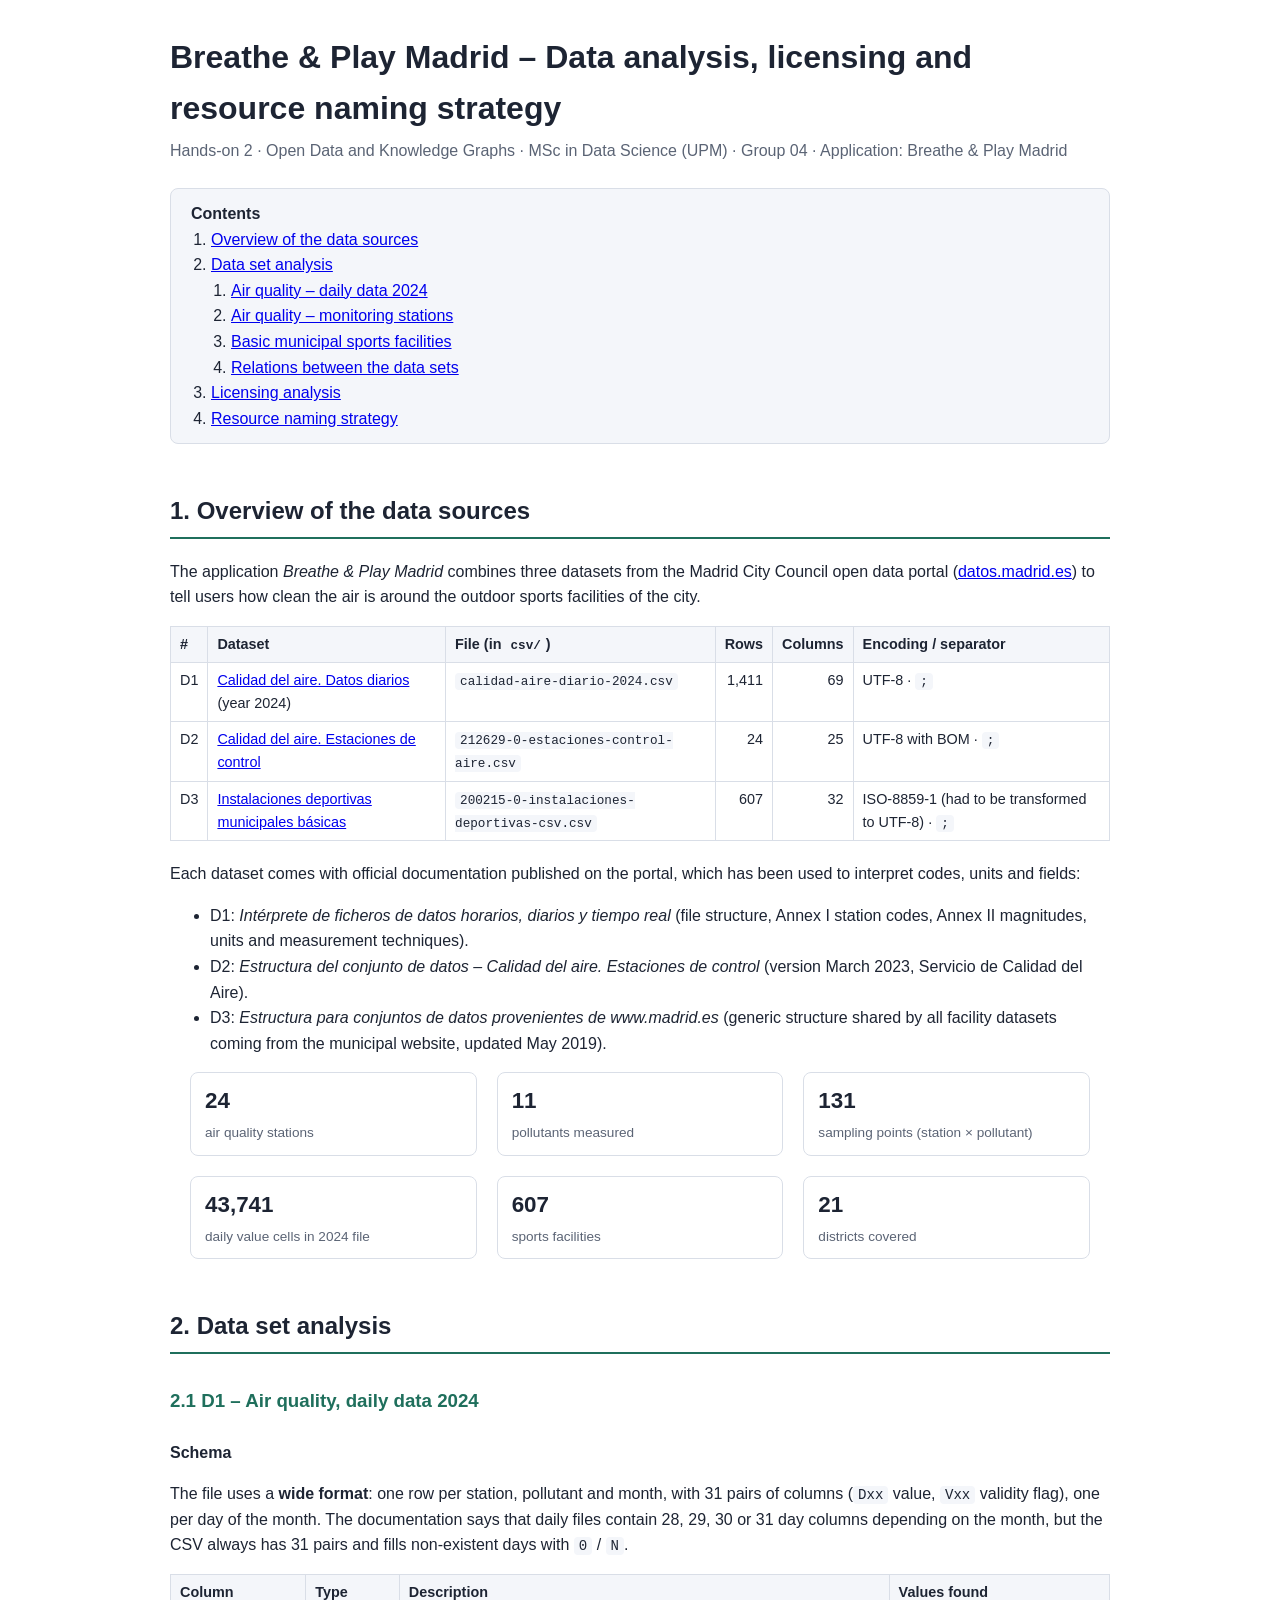
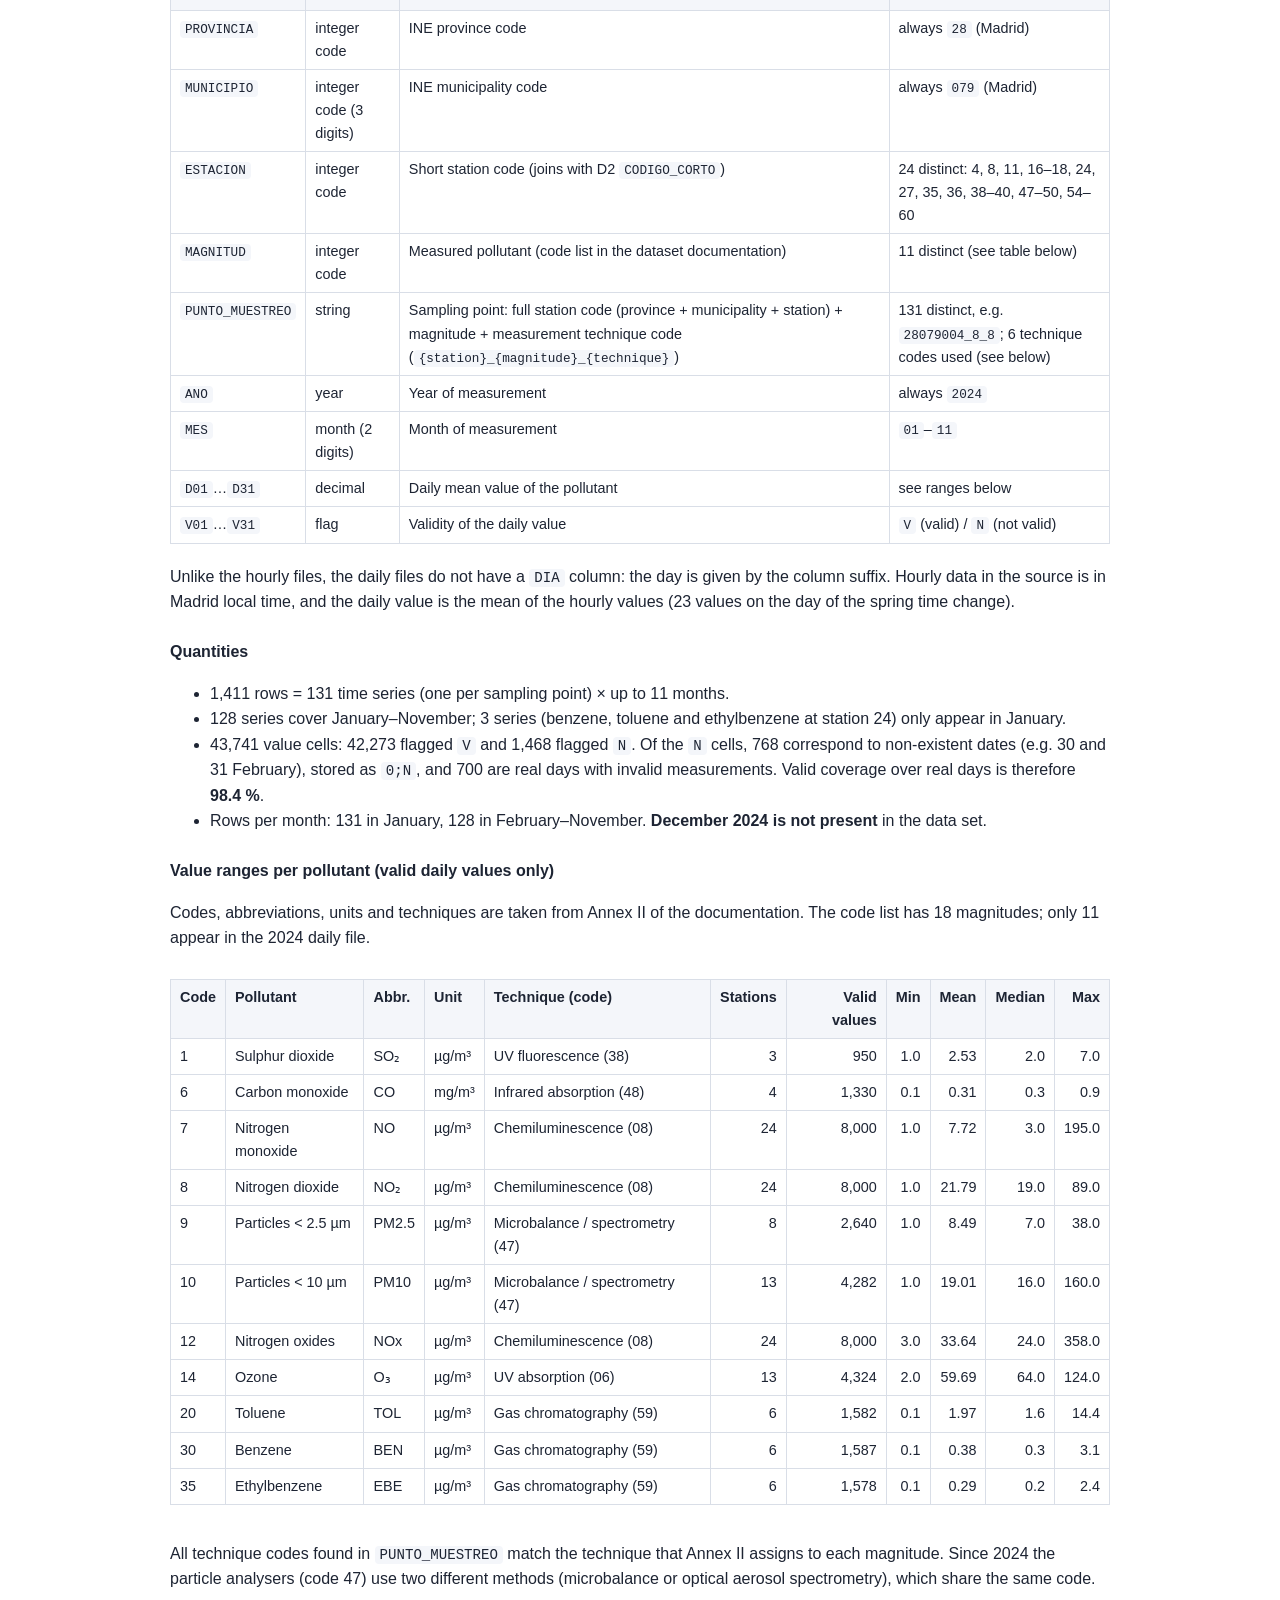
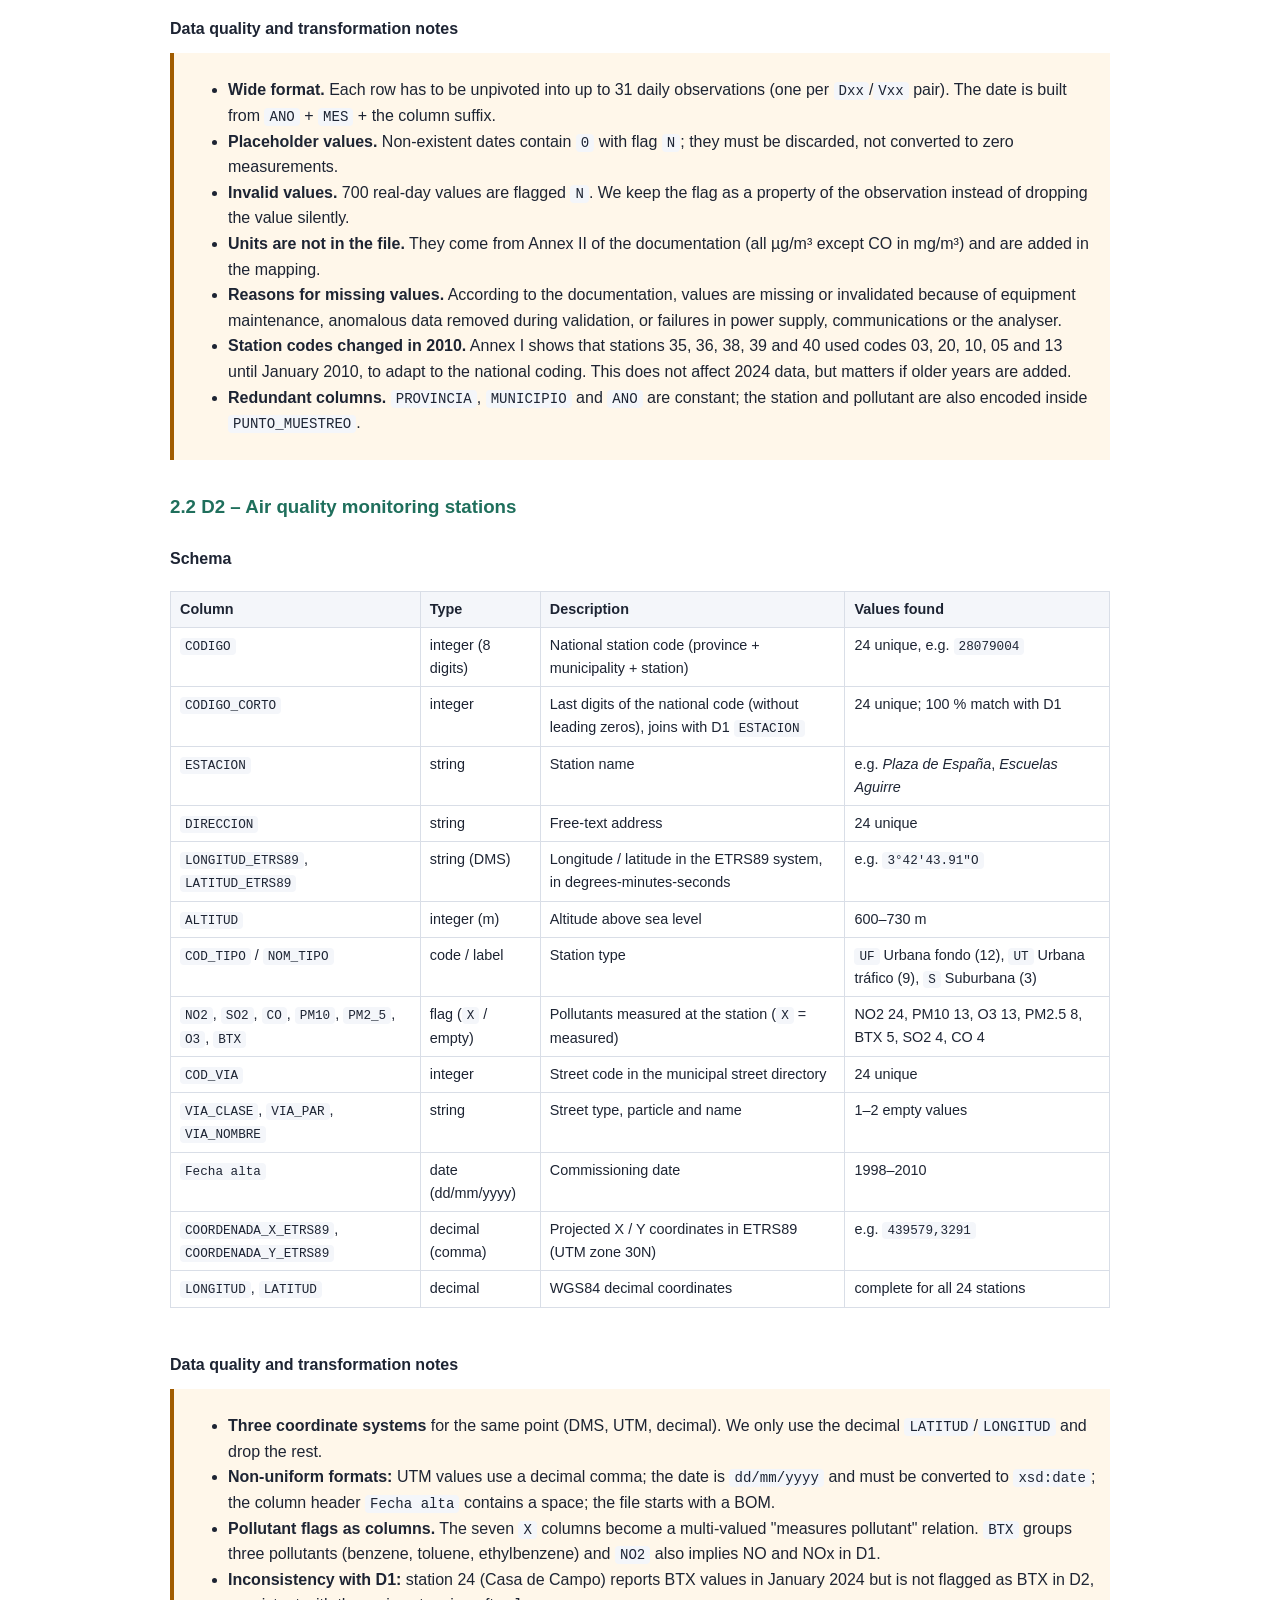
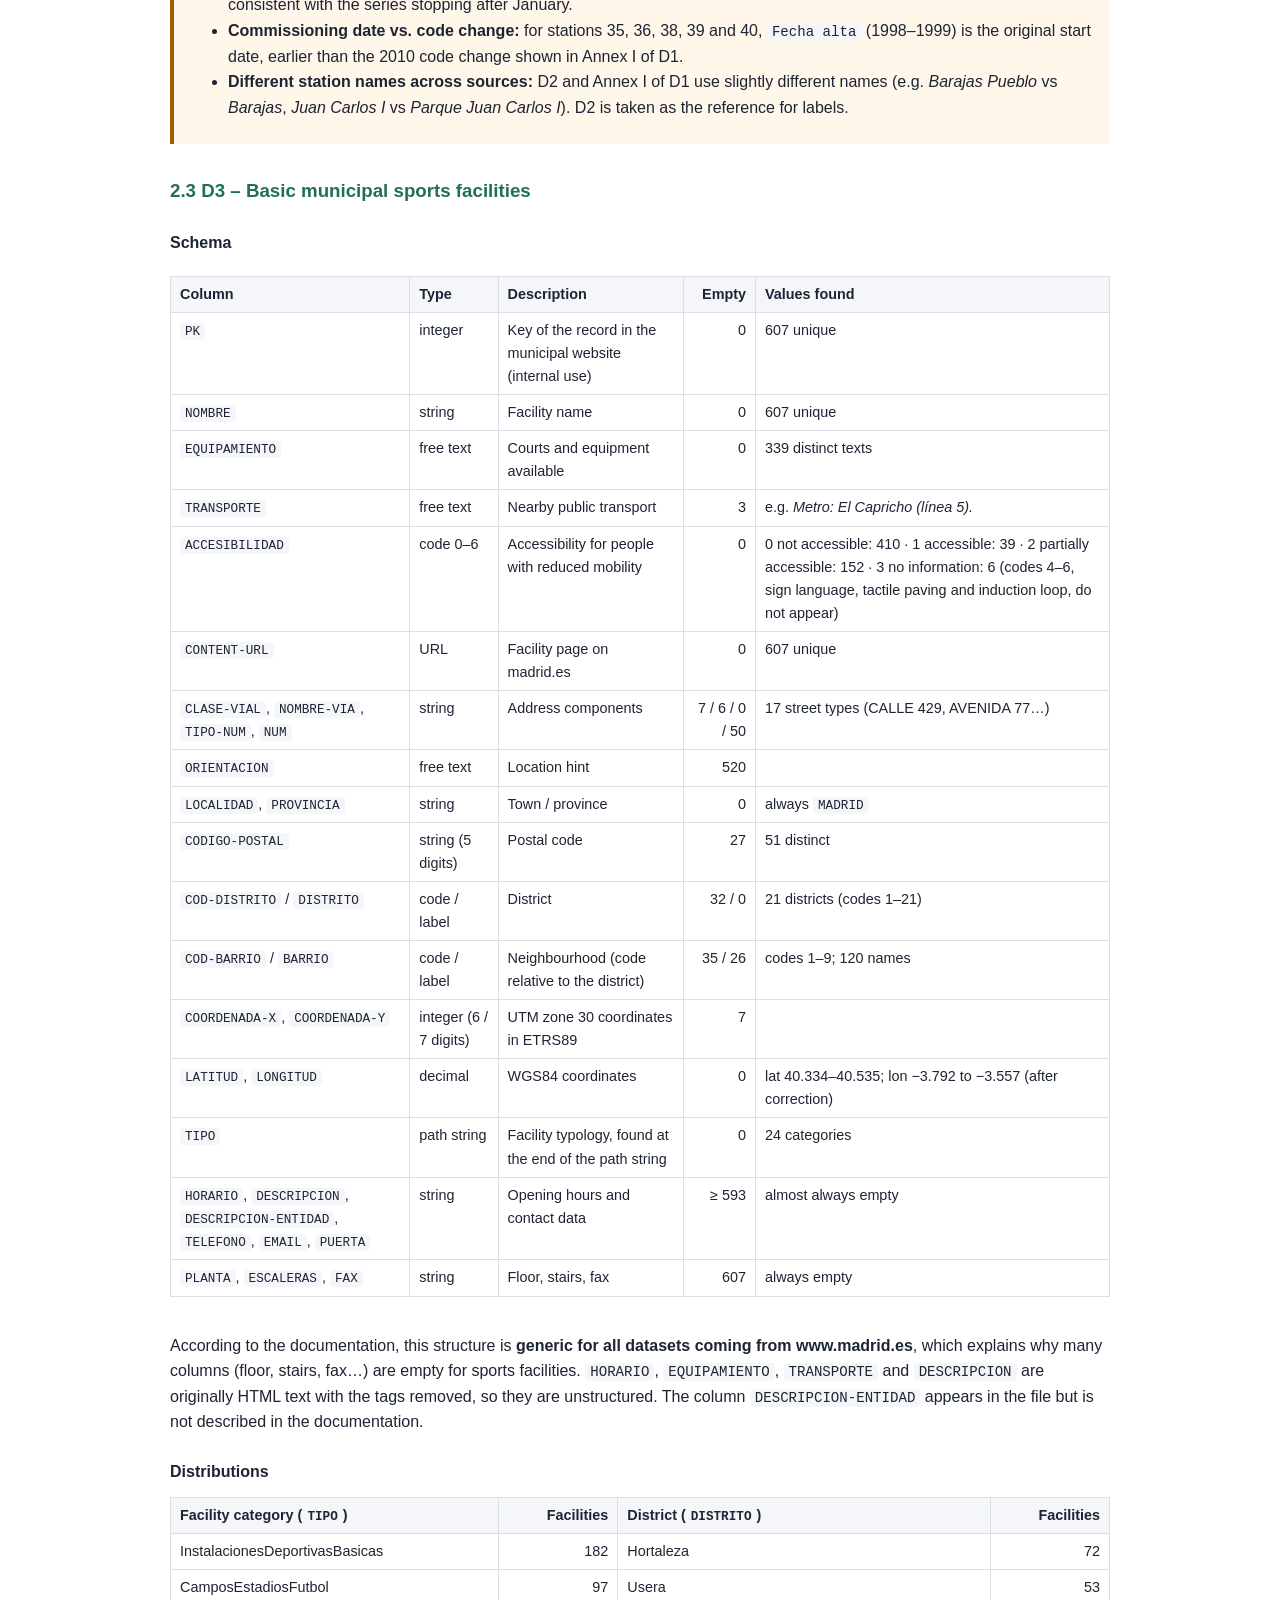
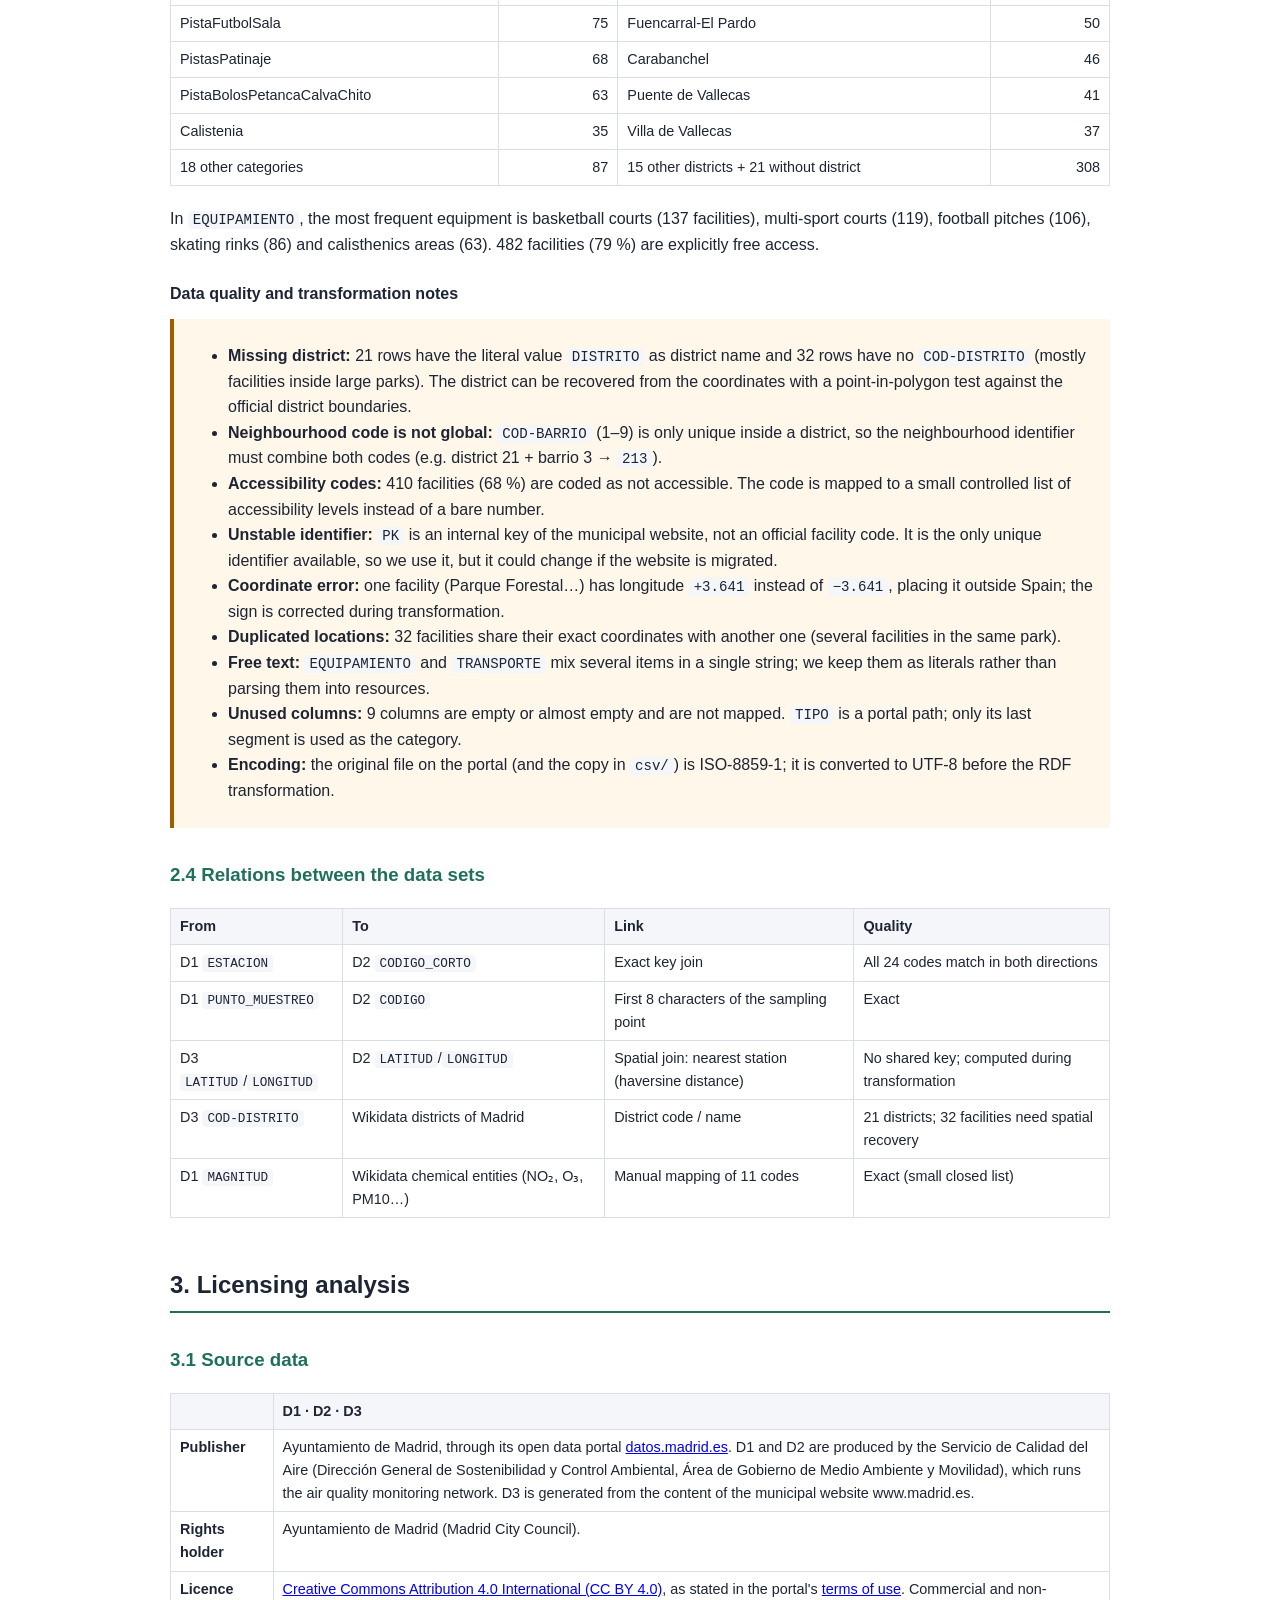
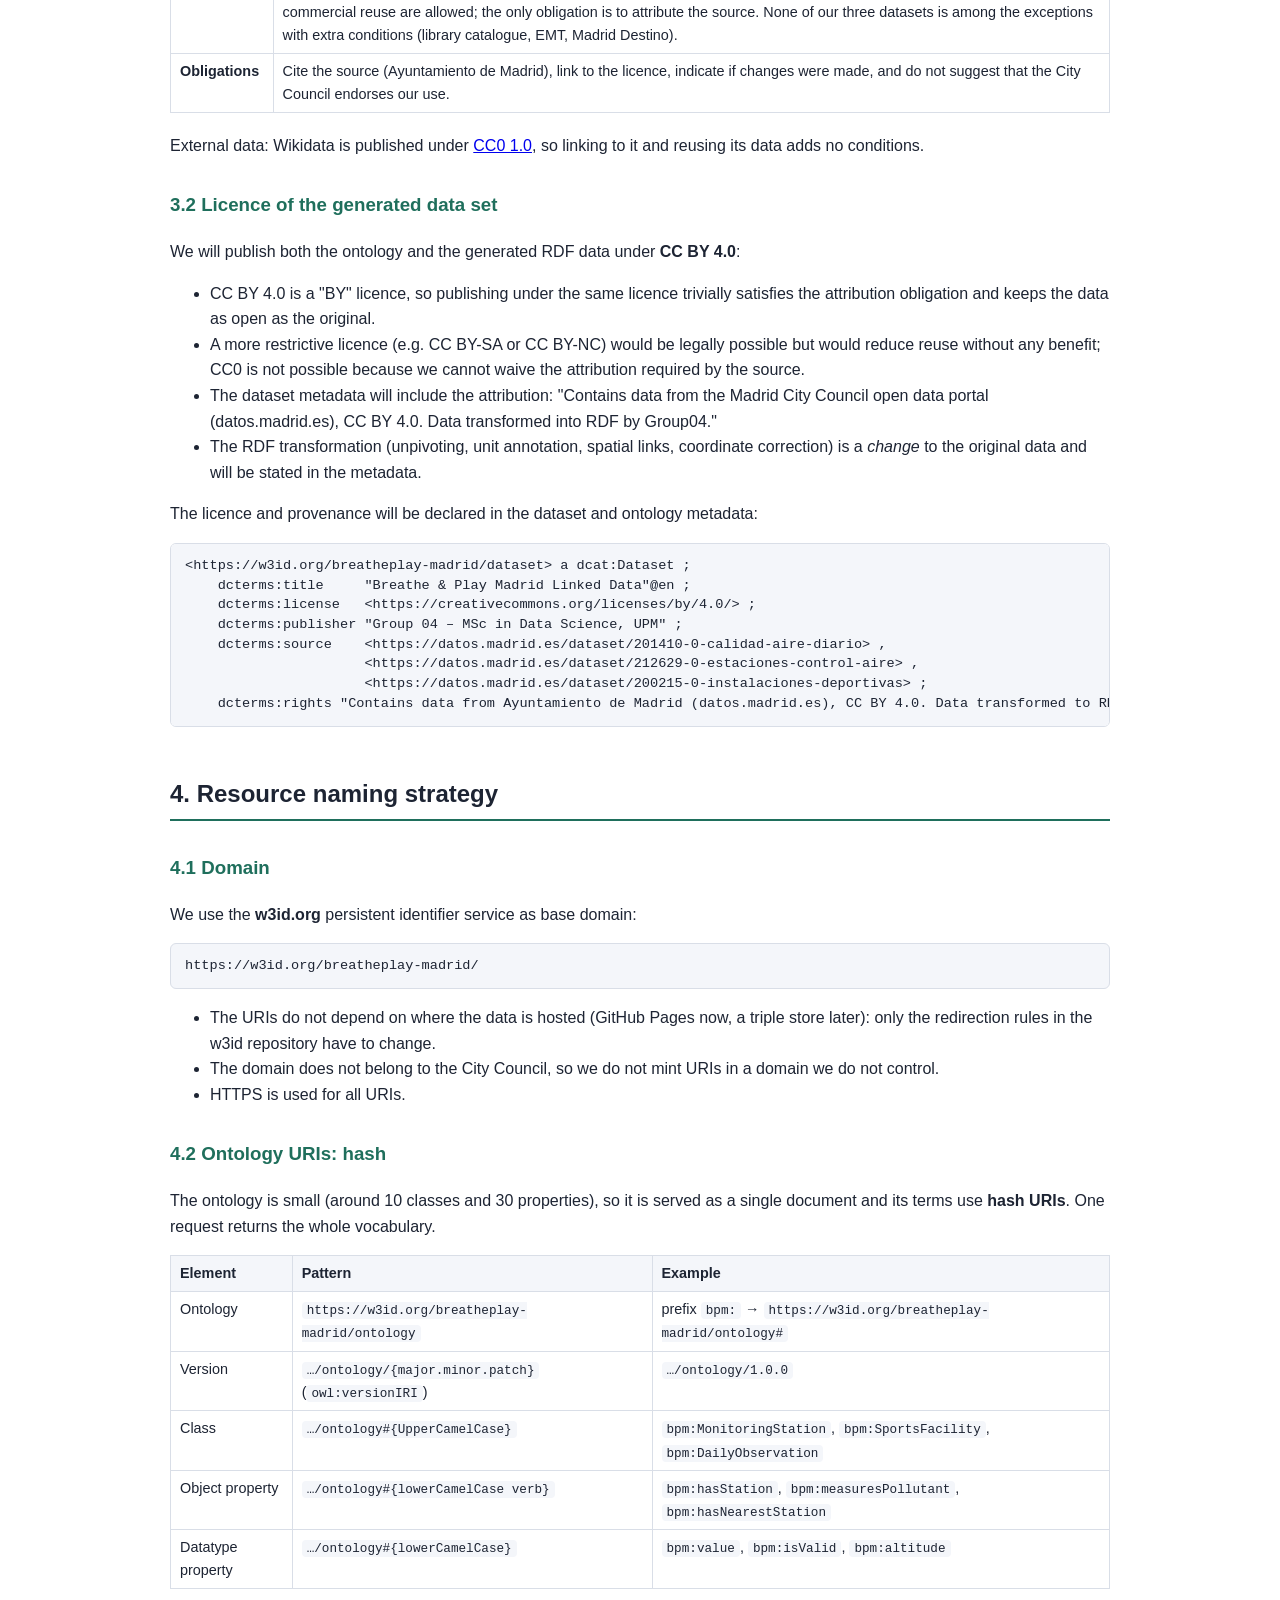
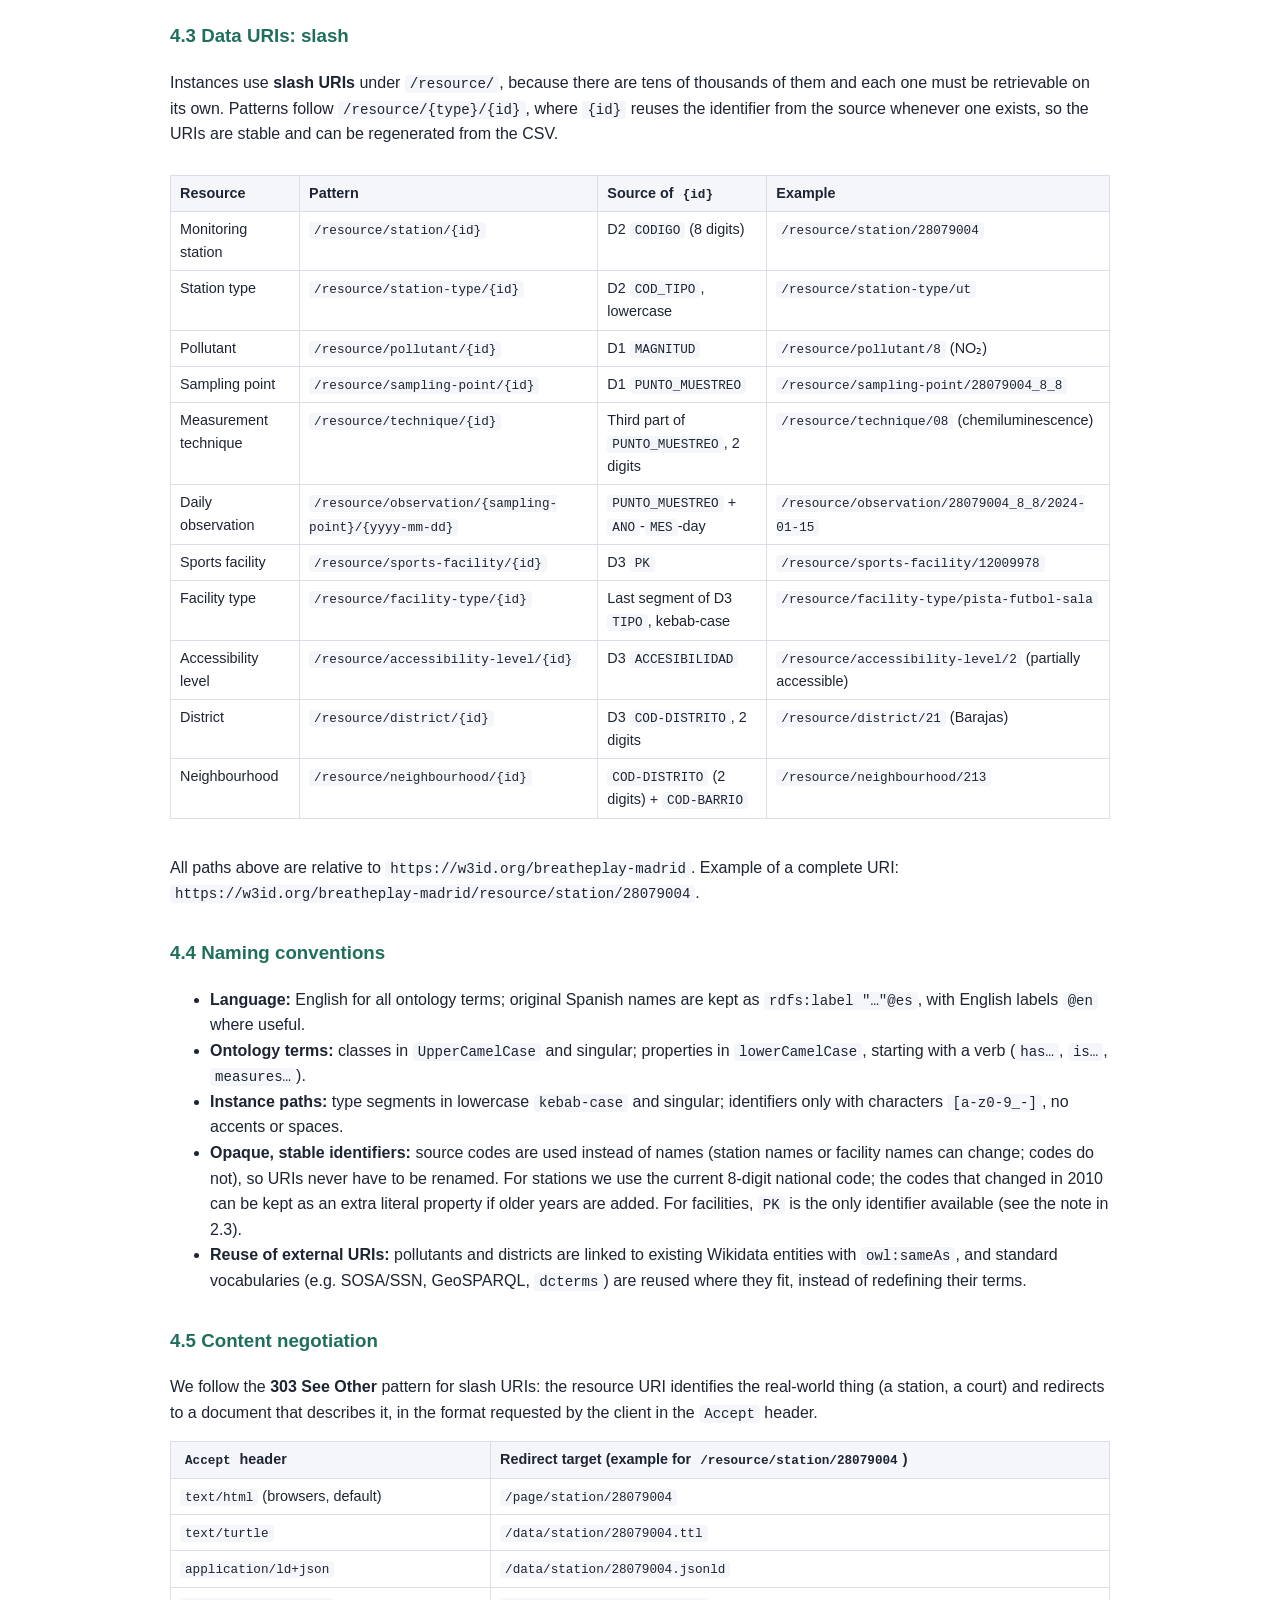
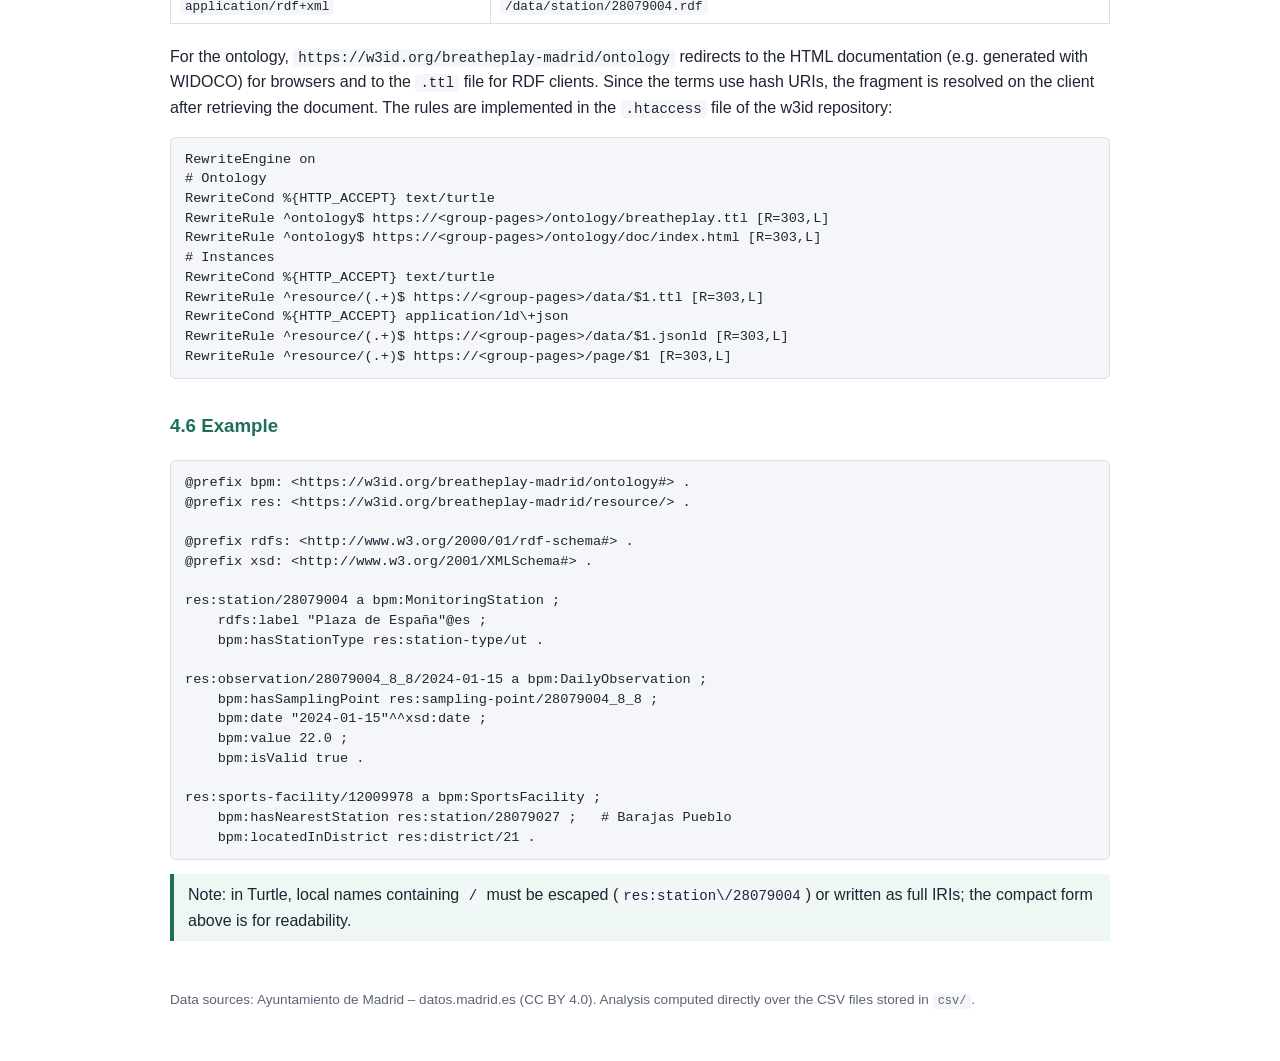
<file: HandsOn/Group04/analysis.html>
<!DOCTYPE html>
<html lang="en">
<head>
<meta charset="utf-8">
<meta name="viewport" content="width=device-width, initial-scale=1">
<title>Breathe &amp; Play Madrid – Data Analysis</title>
<style>
  :root { --fg:#1d2433; --muted:#5b6475; --line:#d9dee7; --bg:#ffffff; --soft:#f4f6fa; --accent:#1f6f5c; --warn:#a15c00; }
  * { box-sizing: border-box; }
  body { margin:0; background:var(--bg); color:var(--fg); font:16px/1.6 -apple-system, "Segoe UI", Roboto, Helvetica, Arial, sans-serif; }
  main { max-width: 980px; margin: 0 auto; padding: 32px 20px 64px; }
  h1 { font-size: 2rem; margin: 0 0 4px; }
  h2 { margin-top: 48px; padding-bottom: 6px; border-bottom: 2px solid var(--accent); }
  h3 { margin-top: 32px; color: var(--accent); }
  h4 { margin: 24px 0 8px; }
  .subtitle { color: var(--muted); margin: 0 0 24px; }
  nav { background: var(--soft); border:1px solid var(--line); border-radius:8px; padding: 12px 20px; }
  nav ol { margin: 0; padding-left: 20px; }
  table { width:100%; border-collapse: collapse; margin: 12px 0 20px; font-size: .9rem; }
  th, td { border:1px solid var(--line); padding: 6px 9px; text-align:left; vertical-align: top; }
  th { background: var(--soft); }
  td.num, th.num { text-align: right; font-variant-numeric: tabular-nums; }
  code { background: var(--soft); padding: 1px 5px; border-radius: 4px; font-size: .88em; }
  pre { background: var(--soft); border:1px solid var(--line); border-radius: 6px; padding: 12px 14px; overflow-x: auto; font-size: .85rem; line-height: 1.45; }
  .issue { border-left: 4px solid var(--warn); background: #fff7ea; padding: 8px 14px; margin: 12px 0; }
  .note { border-left: 4px solid var(--accent); background: #eef7f4; padding: 8px 14px; margin: 12px 0; }
  .kpis { display: grid; grid-template-columns: repeat(auto-fit, minmax(170px, 1fr)); gap: 10px; margin: 16px 0; }
  .kpi { border:1px solid var(--line); border-radius: 8px; padding: 10px 14px; }
  .kpi b { display:block; font-size: 1.4rem; }
  .kpi span { color: var(--muted); font-size: .85rem; }
  .scroll { overflow-x: auto; }
  footer { margin-top: 48px; color: var(--muted); font-size: .85rem; }
</style>
</head>
<body>
<main>

<h1>Breathe &amp; Play Madrid – Data analysis, licensing and resource naming strategy</h1>
<p class="subtitle">Hands-on 2 · Open Data and Knowledge Graphs · MSc in Data Science (UPM) · Group 04 · Application: Breathe &amp; Play Madrid</p>

<nav>
  <strong>Contents</strong>
  <ol>
    <li><a href="#overview">Overview of the data sources</a></li>
    <li><a href="#dataset">Data set analysis</a>
      <ol>
        <li><a href="#d1">Air quality – daily data 2024</a></li>
        <li><a href="#d2">Air quality – monitoring stations</a></li>
        <li><a href="#d3">Basic municipal sports facilities</a></li>
        <li><a href="#links">Relations between the data sets</a></li>
      </ol>
    </li>
    <li><a href="#licensing">Licensing analysis</a></li>
    <li><a href="#naming">Resource naming strategy</a></li>
  </ol>
</nav>

<!-- ========================================================= -->
<h2 id="overview">1. Overview of the data sources</h2>

<p>The application <em>Breathe &amp; Play Madrid</em> combines three datasets from the Madrid City Council open data portal (<a href="https://datos.madrid.es">datos.madrid.es</a>) to tell users how clean the air is around the outdoor sports facilities of the city.</p>

<table>
  <tr><th>#</th><th>Dataset</th><th>File (in <code>csv/</code>)</th><th class="num">Rows</th><th class="num">Columns</th><th>Encoding / separator</th></tr>
  <tr><td>D1</td><td><a href="https://datos.madrid.es/dataset/201410-0-calidad-aire-diario">Calidad del aire. Datos diarios</a> (year 2024)</td><td><code>calidad-aire-diario-2024.csv</code></td><td class="num">1,411</td><td class="num">69</td><td>UTF-8 · <code>;</code></td></tr>
  <tr><td>D2</td><td><a href="https://datos.madrid.es/dataset/212629-0-estaciones-control-aire">Calidad del aire. Estaciones de control</a></td><td><code>212629-0-estaciones-control-aire.csv</code></td><td class="num">24</td><td class="num">25</td><td>UTF-8 with BOM · <code>;</code></td></tr>
  <tr><td>D3</td><td><a href="https://datos.madrid.es/dataset/200215-0-instalaciones-deportivas">Instalaciones deportivas municipales básicas</a></td><td><code>200215-0-instalaciones-deportivas-csv.csv</code></td><td class="num">607</td><td class="num">32</td><td>ISO-8859-1 (had to be transformed to UTF-8) · <code>;</code></td></tr>
</table>

<p>Each dataset comes with official documentation published on the portal, which has been used to interpret codes, units and fields:</p>
<ul>
  <li>D1: <em>Intérprete de ficheros de datos horarios, diarios y tiempo real</em> (file structure, Annex I station codes, Annex II magnitudes, units and measurement techniques).</li>
  <li>D2: <em>Estructura del conjunto de datos – Calidad del aire. Estaciones de control</em> (version March 2023, Servicio de Calidad del Aire).</li>
  <li>D3: <em>Estructura para conjuntos de datos provenientes de www.madrid.es</em> (generic structure shared by all facility datasets coming from the municipal website, updated May 2019).</li>
</ul>


<div class="kpis" style="display: grid; grid-template-columns: repeat(3, 1fr); justify-content: center; max-width: 900px; margin: 0 auto; gap: 20px;">
  <div class="kpi" ><b>24</b><span>air quality stations</span></div>
  <div class="kpi"><b>11</b><span>pollutants measured</span></div>
  <div class="kpi"><b>131</b><span>sampling points (station × pollutant)</span></div>
  <div class="kpi"><b>43,741</b><span>daily value cells in 2024 file</span></div>
  <div class="kpi"><b>607</b><span>sports facilities</span></div>
  <div class="kpi"><b>21</b><span>districts covered</span></div>
</div>

<!-- ========================================================= -->
<h2 id="dataset">2. Data set analysis</h2>

<h3 id="d1">2.1 D1 – Air quality, daily data 2024</h3>

<h4>Schema</h4>
<p>The file uses a <strong>wide format</strong>: one row per station, pollutant and month, with 31 pairs of columns (<code>Dxx</code> value, <code>Vxx</code> validity flag), one per day of the month. The documentation says that daily files contain 28, 29, 30 or 31 day columns depending on the month, but the CSV always has 31 pairs and fills non-existent days with <code>0</code> / <code>N</code>.</p>
<table>
  <tr><th>Column</th><th>Type</th><th>Description</th><th>Values found</th></tr>
  <tr><td><code>PROVINCIA</code></td><td>integer code</td><td>INE province code</td><td>always <code>28</code> (Madrid)</td></tr>
  <tr><td><code>MUNICIPIO</code></td><td>integer code (3 digits)</td><td>INE municipality code</td><td>always <code>079</code> (Madrid)</td></tr>
  <tr><td><code>ESTACION</code></td><td>integer code</td><td>Short station code (joins with D2 <code>CODIGO_CORTO</code>)</td><td>24 distinct: 4, 8, 11, 16–18, 24, 27, 35, 36, 38–40, 47–50, 54–60</td></tr>
  <tr><td><code>MAGNITUD</code></td><td>integer code</td><td>Measured pollutant (code list in the dataset documentation)</td><td>11 distinct (see table below)</td></tr>
  <tr><td><code>PUNTO_MUESTREO</code></td><td>string</td><td>Sampling point: full station code (province + municipality + station) + magnitude + measurement technique code (<code>{station}_{magnitude}_{technique}</code>)</td><td>131 distinct, e.g. <code>28079004_8_8</code>; 6 technique codes used (see below)</td></tr>
  <tr><td><code>ANO</code></td><td>year</td><td>Year of measurement</td><td>always <code>2024</code></td></tr>
  <tr><td><code>MES</code></td><td>month (2 digits)</td><td>Month of measurement</td><td><code>01</code>–<code>11</code></td></tr>
  <tr><td><code>D01</code>…<code>D31</code></td><td>decimal</td><td>Daily mean value of the pollutant</td><td>see ranges below</td></tr>
  <tr><td><code>V01</code>…<code>V31</code></td><td>flag</td><td>Validity of the daily value</td><td><code>V</code> (valid) / <code>N</code> (not valid)</td></tr>
</table>
<p>Unlike the hourly files, the daily files do not have a <code>DIA</code> column: the day is given by the column suffix. Hourly data in the source is in Madrid local time, and the daily value is the mean of the hourly values (23 values on the day of the spring time change).</p>

<h4>Quantities</h4>
<ul>
  <li>1,411 rows = 131 time series (one per sampling point) × up to 11 months.</li>
  <li>128 series cover January–November; 3 series (benzene, toluene and ethylbenzene at station 24) only appear in January.</li>
  <li>43,741 value cells: 42,273 flagged <code>V</code> and 1,468 flagged <code>N</code>. Of the <code>N</code> cells, 768 correspond to non-existent dates (e.g. 30 and 31 February), stored as <code>0;N</code>, and 700 are real days with invalid measurements. Valid coverage over real days is therefore <strong>98.4&nbsp;%</strong>.</li>
  <li>Rows per month: 131 in January, 128 in February–November. <strong>December 2024 is not present</strong> in the data set.</li>
</ul>

<h4>Value ranges per pollutant (valid daily values only)</h4>
<p>Codes, abbreviations, units and techniques are taken from Annex II of the documentation. The code list has 18 magnitudes; only 11 appear in the 2024 daily file.</p>
<div class="scroll">
<table>
  <tr><th>Code</th><th>Pollutant</th><th>Abbr.</th><th>Unit</th><th>Technique (code)</th><th class="num">Stations</th><th class="num">Valid values</th><th class="num">Min</th><th class="num">Mean</th><th class="num">Median</th><th class="num">Max</th></tr>
  <tr><td>1</td><td>Sulphur dioxide</td><td>SO₂</td><td>µg/m³</td><td>UV fluorescence (38)</td><td class="num">3</td><td class="num">950</td><td class="num">1.0</td><td class="num">2.53</td><td class="num">2.0</td><td class="num">7.0</td></tr>
  <tr><td>6</td><td>Carbon monoxide</td><td>CO</td><td>mg/m³</td><td>Infrared absorption (48)</td><td class="num">4</td><td class="num">1,330</td><td class="num">0.1</td><td class="num">0.31</td><td class="num">0.3</td><td class="num">0.9</td></tr>
  <tr><td>7</td><td>Nitrogen monoxide</td><td>NO</td><td>µg/m³</td><td>Chemiluminescence (08)</td><td class="num">24</td><td class="num">8,000</td><td class="num">1.0</td><td class="num">7.72</td><td class="num">3.0</td><td class="num">195.0</td></tr>
  <tr><td>8</td><td>Nitrogen dioxide</td><td>NO₂</td><td>µg/m³</td><td>Chemiluminescence (08)</td><td class="num">24</td><td class="num">8,000</td><td class="num">1.0</td><td class="num">21.79</td><td class="num">19.0</td><td class="num">89.0</td></tr>
  <tr><td>9</td><td>Particles &lt; 2.5 µm</td><td>PM2.5</td><td>µg/m³</td><td>Microbalance / spectrometry (47)</td><td class="num">8</td><td class="num">2,640</td><td class="num">1.0</td><td class="num">8.49</td><td class="num">7.0</td><td class="num">38.0</td></tr>
  <tr><td>10</td><td>Particles &lt; 10 µm</td><td>PM10</td><td>µg/m³</td><td>Microbalance / spectrometry (47)</td><td class="num">13</td><td class="num">4,282</td><td class="num">1.0</td><td class="num">19.01</td><td class="num">16.0</td><td class="num">160.0</td></tr>
  <tr><td>12</td><td>Nitrogen oxides</td><td>NOx</td><td>µg/m³</td><td>Chemiluminescence (08)</td><td class="num">24</td><td class="num">8,000</td><td class="num">3.0</td><td class="num">33.64</td><td class="num">24.0</td><td class="num">358.0</td></tr>
  <tr><td>14</td><td>Ozone</td><td>O₃</td><td>µg/m³</td><td>UV absorption (06)</td><td class="num">13</td><td class="num">4,324</td><td class="num">2.0</td><td class="num">59.69</td><td class="num">64.0</td><td class="num">124.0</td></tr>
  <tr><td>20</td><td>Toluene</td><td>TOL</td><td>µg/m³</td><td>Gas chromatography (59)</td><td class="num">6</td><td class="num">1,582</td><td class="num">0.1</td><td class="num">1.97</td><td class="num">1.6</td><td class="num">14.4</td></tr>
  <tr><td>30</td><td>Benzene</td><td>BEN</td><td>µg/m³</td><td>Gas chromatography (59)</td><td class="num">6</td><td class="num">1,587</td><td class="num">0.1</td><td class="num">0.38</td><td class="num">0.3</td><td class="num">3.1</td></tr>
  <tr><td>35</td><td>Ethylbenzene</td><td>EBE</td><td>µg/m³</td><td>Gas chromatography (59)</td><td class="num">6</td><td class="num">1,578</td><td class="num">0.1</td><td class="num">0.29</td><td class="num">0.2</td><td class="num">2.4</td></tr>
</table>
</div>
<p>All technique codes found in <code>PUNTO_MUESTREO</code> match the technique that Annex II assigns to each magnitude. Since 2024 the particle analysers (code 47) use two different methods (microbalance or optical aerosol spectrometry), which share the same code.</p>

<h4>Data quality and transformation notes</h4>
<div class="issue">
  <ul>
    <li><strong>Wide format.</strong> Each row has to be unpivoted into up to 31 daily observations (one per <code>Dxx</code>/<code>Vxx</code> pair). The date is built from <code>ANO</code> + <code>MES</code> + the column suffix.</li>
    <li><strong>Placeholder values.</strong> Non-existent dates contain <code>0</code> with flag <code>N</code>; they must be discarded, not converted to zero measurements.</li>
    <li><strong>Invalid values.</strong> 700 real-day values are flagged <code>N</code>. We keep the flag as a property of the observation instead of dropping the value silently.</li>
    <li><strong>Units are not in the file.</strong> They come from Annex II of the documentation (all µg/m³ except CO in mg/m³) and are added in the mapping.</li>
    <li><strong>Reasons for missing values.</strong> According to the documentation, values are missing or invalidated because of equipment maintenance, anomalous data removed during validation, or failures in power supply, communications or the analyser.</li>
    <li><strong>Station codes changed in 2010.</strong> Annex I shows that stations 35, 36, 38, 39 and 40 used codes 03, 20, 10, 05 and 13 until January 2010, to adapt to the national coding. This does not affect 2024 data, but matters if older years are added.</li>
    <li><strong>Redundant columns.</strong> <code>PROVINCIA</code>, <code>MUNICIPIO</code> and <code>ANO</code> are constant; the station and pollutant are also encoded inside <code>PUNTO_MUESTREO</code>.</li>
  </ul>
</div>

<h3 id="d2">2.2 D2 – Air quality monitoring stations</h3>

<h4>Schema</h4>
<div class="scroll">
<table>
  <tr><th>Column</th><th>Type</th><th>Description</th><th>Values found</th></tr>
  <tr><td><code>CODIGO</code></td><td>integer (8 digits)</td><td>National station code (province + municipality + station)</td><td>24 unique, e.g. <code>28079004</code></td></tr>
  <tr><td><code>CODIGO_CORTO</code></td><td>integer</td><td>Last digits of the national code (without leading zeros), joins with D1 <code>ESTACION</code></td><td>24 unique; 100&nbsp;% match with D1</td></tr>
  <tr><td><code>ESTACION</code></td><td>string</td><td>Station name</td><td>e.g. <em>Plaza de España</em>, <em>Escuelas Aguirre</em></td></tr>
  <tr><td><code>DIRECCION</code></td><td>string</td><td>Free-text address</td><td>24 unique</td></tr>
  <tr><td><code>LONGITUD_ETRS89</code>, <code>LATITUD_ETRS89</code></td><td>string (DMS)</td><td>Longitude / latitude in the ETRS89 system, in degrees-minutes-seconds</td><td>e.g. <code>3°42'43.91"O</code></td></tr>
  <tr><td><code>ALTITUD</code></td><td>integer (m)</td><td>Altitude above sea level</td><td>600–730 m</td></tr>
  <tr><td><code>COD_TIPO</code> / <code>NOM_TIPO</code></td><td>code / label</td><td>Station type</td><td><code>UF</code> Urbana fondo (12), <code>UT</code> Urbana tráfico (9), <code>S</code> Suburbana (3)</td></tr>
  <tr><td><code>NO2</code>, <code>SO2</code>, <code>CO</code>, <code>PM10</code>, <code>PM2_5</code>, <code>O3</code>, <code>BTX</code></td><td>flag (<code>X</code> / empty)</td><td>Pollutants measured at the station (<code>X</code> = measured)</td><td>NO2 24, PM10 13, O3 13, PM2.5 8, BTX 5, SO2 4, CO 4</td></tr>
  <tr><td><code>COD_VIA</code></td><td>integer</td><td>Street code in the municipal street directory</td><td>24 unique</td></tr>
  <tr><td><code>VIA_CLASE</code>, <code>VIA_PAR</code>, <code>VIA_NOMBRE</code></td><td>string</td><td>Street type, particle and name</td><td>1–2 empty values</td></tr>
  <tr><td><code>Fecha alta</code></td><td>date (dd/mm/yyyy)</td><td>Commissioning date</td><td>1998–2010</td></tr>
  <tr><td><code>COORDENADA_X_ETRS89</code>, <code>COORDENADA_Y_ETRS89</code></td><td>decimal (comma)</td><td>Projected X / Y coordinates in ETRS89 (UTM zone 30N)</td><td>e.g. <code>439579,3291</code></td></tr>
  <tr><td><code>LONGITUD</code>, <code>LATITUD</code></td><td>decimal</td><td>WGS84 decimal coordinates</td><td>complete for all 24 stations</td></tr>
</table>
</div>

<h4>Data quality and transformation notes</h4>
<div class="issue">
  <ul>
    <li><strong>Three coordinate systems</strong> for the same point (DMS, UTM, decimal). We only use the decimal <code>LATITUD</code>/<code>LONGITUD</code> and drop the rest.</li>
    <li><strong>Non-uniform formats:</strong> UTM values use a decimal comma; the date is <code>dd/mm/yyyy</code> and must be converted to <code>xsd:date</code>; the column header <code>Fecha alta</code> contains a space; the file starts with a BOM.</li>
    <li><strong>Pollutant flags as columns.</strong> The seven <code>X</code> columns become a multi-valued "measures pollutant" relation. <code>BTX</code> groups three pollutants (benzene, toluene, ethylbenzene) and <code>NO2</code> also implies NO and NOx in D1.</li>
    <li><strong>Inconsistency with D1:</strong> station 24 (Casa de Campo) reports BTX values in January 2024 but is not flagged as BTX in D2, consistent with the series stopping after January.</li>
    <li><strong>Commissioning date vs. code change:</strong> for stations 35, 36, 38, 39 and 40, <code>Fecha alta</code> (1998–1999) is the original start date, earlier than the 2010 code change shown in Annex I of D1.</li>
    <li><strong>Different station names across sources:</strong> D2 and Annex I of D1 use slightly different names (e.g. <em>Barajas Pueblo</em> vs <em>Barajas</em>, <em>Juan Carlos I</em> vs <em>Parque Juan Carlos I</em>). D2 is taken as the reference for labels.</li>
  </ul>
</div>

<h3 id="d3">2.3 D3 – Basic municipal sports facilities</h3>

<h4>Schema</h4>
<div class="scroll">
<table>
  <tr><th>Column</th><th>Type</th><th>Description</th><th class="num">Empty</th><th>Values found</th></tr>
  <tr><td><code>PK</code></td><td>integer</td><td>Key of the record in the municipal website (internal use)</td><td class="num">0</td><td>607 unique</td></tr>
  <tr><td><code>NOMBRE</code></td><td>string</td><td>Facility name</td><td class="num">0</td><td>607 unique</td></tr>
  <tr><td><code>EQUIPAMIENTO</code></td><td>free text</td><td>Courts and equipment available</td><td class="num">0</td><td>339 distinct texts</td></tr>
  <tr><td><code>TRANSPORTE</code></td><td>free text</td><td>Nearby public transport</td><td class="num">3</td><td>e.g. <em>Metro: El Capricho (línea 5).</em></td></tr>
  <tr><td><code>ACCESIBILIDAD</code></td><td>code 0–6</td><td>Accessibility for people with reduced mobility</td><td class="num">0</td><td>0 not accessible: 410 · 1 accessible: 39 · 2 partially accessible: 152 · 3 no information: 6 (codes 4–6, sign language, tactile paving and induction loop, do not appear)</td></tr>
  <tr><td><code>CONTENT-URL</code></td><td>URL</td><td>Facility page on madrid.es</td><td class="num">0</td><td>607 unique</td></tr>
  <tr><td><code>CLASE-VIAL</code>, <code>NOMBRE-VIA</code>, <code>TIPO-NUM</code>, <code>NUM</code></td><td>string</td><td>Address components</td><td class="num">7 / 6 / 0 / 50</td><td>17 street types (CALLE 429, AVENIDA 77…)</td></tr>
  <tr><td><code>ORIENTACION</code></td><td>free text</td><td>Location hint</td><td class="num">520</td><td></td></tr>
  <tr><td><code>LOCALIDAD</code>, <code>PROVINCIA</code></td><td>string</td><td>Town / province</td><td class="num">0</td><td>always <code>MADRID</code></td></tr>
  <tr><td><code>CODIGO-POSTAL</code></td><td>string (5 digits)</td><td>Postal code</td><td class="num">27</td><td>51 distinct</td></tr>
  <tr><td><code>COD-DISTRITO</code> / <code>DISTRITO</code></td><td>code / label</td><td>District</td><td class="num">32 / 0</td><td>21 districts (codes 1–21)</td></tr>
  <tr><td><code>COD-BARRIO</code> / <code>BARRIO</code></td><td>code / label</td><td>Neighbourhood (code relative to the district)</td><td class="num">35 / 26</td><td>codes 1–9; 120 names</td></tr>
  <tr><td><code>COORDENADA-X</code>, <code>COORDENADA-Y</code></td><td>integer (6 / 7 digits)</td><td>UTM zone 30 coordinates in ETRS89</td><td class="num">7</td><td></td></tr>
  <tr><td><code>LATITUD</code>, <code>LONGITUD</code></td><td>decimal</td><td>WGS84 coordinates</td><td class="num">0</td><td>lat 40.334–40.535; lon −3.792 to −3.557 (after correction)</td></tr>
  <tr><td><code>TIPO</code></td><td>path string</td><td>Facility typology, found at the end of the path string</td><td class="num">0</td><td>24 categories</td></tr>
  <tr><td><code>HORARIO</code>, <code>DESCRIPCION</code>, <code>DESCRIPCION-ENTIDAD</code>, <code>TELEFONO</code>, <code>EMAIL</code>, <code>PUERTA</code></td><td>string</td><td>Opening hours and contact data</td><td class="num">≥ 593</td><td>almost always empty</td></tr>
  <tr><td><code>PLANTA</code>, <code>ESCALERAS</code>, <code>FAX</code></td><td>string</td><td>Floor, stairs, fax</td><td class="num">607</td><td>always empty</td></tr>
</table>
</div>

<p>According to the documentation, this structure is <strong>generic for all datasets coming from www.madrid.es</strong>, which explains why many columns (floor, stairs, fax…) are empty for sports facilities. <code>HORARIO</code>, <code>EQUIPAMIENTO</code>, <code>TRANSPORTE</code> and <code>DESCRIPCION</code> are originally HTML text with the tags removed, so they are unstructured. The column <code>DESCRIPCION-ENTIDAD</code> appears in the file but is not described in the documentation.</p>

<h4>Distributions</h4>
<table>
  <tr><th>Facility category (<code>TIPO</code>)</th><th class="num">Facilities</th><th>District (<code>DISTRITO</code>)</th><th class="num">Facilities</th></tr>
  <tr><td>InstalacionesDeportivasBasicas</td><td class="num">182</td><td>Hortaleza</td><td class="num">72</td></tr>
  <tr><td>CamposEstadiosFutbol</td><td class="num">97</td><td>Usera</td><td class="num">53</td></tr>
  <tr><td>PistaFutbolSala</td><td class="num">75</td><td>Fuencarral-El Pardo</td><td class="num">50</td></tr>
  <tr><td>PistasPatinaje</td><td class="num">68</td><td>Carabanchel</td><td class="num">46</td></tr>
  <tr><td>PistaBolosPetancaCalvaChito</td><td class="num">63</td><td>Puente de Vallecas</td><td class="num">41</td></tr>
  <tr><td>Calistenia</td><td class="num">35</td><td>Villa de Vallecas</td><td class="num">37</td></tr>
  <tr><td>18 other categories</td><td class="num">87</td><td>15 other districts + 21 without district</td><td class="num">308</td></tr>
</table>
<p>In <code>EQUIPAMIENTO</code>, the most frequent equipment is basketball courts (137 facilities), multi-sport courts (119), football pitches (106), skating rinks (86) and calisthenics areas (63). 482 facilities (79&nbsp;%) are explicitly free access.</p>

<h4>Data quality and transformation notes</h4>
<div class="issue">
  <ul>
    <li><strong>Missing district:</strong> 21 rows have the literal value <code>DISTRITO</code> as district name and 32 rows have no <code>COD-DISTRITO</code> (mostly facilities inside large parks). The district can be recovered from the coordinates with a point-in-polygon test against the official district boundaries.</li>
    <li><strong>Neighbourhood code is not global:</strong> <code>COD-BARRIO</code> (1–9) is only unique inside a district, so the neighbourhood identifier must combine both codes (e.g. district 21 + barrio 3 → <code>213</code>).</li>
    <li><strong>Accessibility codes:</strong> 410 facilities (68&nbsp;%) are coded as not accessible. The code is mapped to a small controlled list of accessibility levels instead of a bare number.</li>
    <li><strong>Unstable identifier:</strong> <code>PK</code> is an internal key of the municipal website, not an official facility code. It is the only unique identifier available, so we use it, but it could change if the website is migrated.</li>
    <li><strong>Coordinate error:</strong> one facility (Parque Forestal…) has longitude <code>+3.641</code> instead of <code>−3.641</code>, placing it outside Spain; the sign is corrected during transformation.</li>
    <li><strong>Duplicated locations:</strong> 32 facilities share their exact coordinates with another one (several facilities in the same park).</li>
    <li><strong>Free text:</strong> <code>EQUIPAMIENTO</code> and <code>TRANSPORTE</code> mix several items in a single string; we keep them as literals rather than parsing them into resources.</li>
    <li><strong>Unused columns:</strong> 9 columns are empty or almost empty and are not mapped. <code>TIPO</code> is a portal path; only its last segment is used as the category.</li>
    <li><strong>Encoding:</strong> the original file on the portal (and the copy in <code>csv/</code>) is ISO-8859-1; it is converted to UTF-8 before the RDF transformation.</li>
  </ul>
</div>

<h3 id="links">2.4 Relations between the data sets</h3>
<table>
  <tr><th>From</th><th>To</th><th>Link</th><th>Quality</th></tr>
  <tr><td>D1 <code>ESTACION</code></td><td>D2 <code>CODIGO_CORTO</code></td><td>Exact key join</td><td>All 24 codes match in both directions</td></tr>
  <tr><td>D1 <code>PUNTO_MUESTREO</code></td><td>D2 <code>CODIGO</code></td><td>First 8 characters of the sampling point</td><td>Exact</td></tr>
  <tr><td>D3 <code>LATITUD</code>/<code>LONGITUD</code></td><td>D2 <code>LATITUD</code>/<code>LONGITUD</code></td><td>Spatial join: nearest station (haversine distance)</td><td>No shared key; computed during transformation</td></tr>
  <tr><td>D3 <code>COD-DISTRITO</code></td><td>Wikidata districts of Madrid</td><td>District code / name</td><td>21 districts; 32 facilities need spatial recovery</td></tr>
  <tr><td>D1 <code>MAGNITUD</code></td><td>Wikidata chemical entities (NO₂, O₃, PM10…)</td><td>Manual mapping of 11 codes</td><td>Exact (small closed list)</td></tr>
</table>

<!-- ========================================================= -->
<h2 id="licensing">3. Licensing analysis</h2>

<h3>3.1 Source data</h3>
<table>
  <tr><th></th><th>D1 · D2 · D3</th></tr>
  <tr><td><strong>Publisher</strong></td><td>Ayuntamiento de Madrid, through its open data portal <a href="https://datos.madrid.es">datos.madrid.es</a>. D1 and D2 are produced by the Servicio de Calidad del Aire (Dirección General de Sostenibilidad y Control Ambiental, Área de Gobierno de Medio Ambiente y Movilidad), which runs the air quality monitoring network. D3 is generated from the content of the municipal website www.madrid.es.</td></tr>
  <tr><td><strong>Rights holder</strong></td><td>Ayuntamiento de Madrid (Madrid City Council).</td></tr>
  <tr><td><strong>Licence</strong></td><td><a href="https://creativecommons.org/licenses/by/4.0/">Creative Commons Attribution 4.0 International (CC BY 4.0)</a>, as stated in the portal's <a href="https://datos.madrid.es/pages/condiciones-de-uso">terms of use</a>. Commercial and non-commercial reuse are allowed; the only obligation is to attribute the source. None of our three datasets is among the exceptions with extra conditions (library catalogue, EMT, Madrid Destino).</td></tr>
  <tr><td><strong>Obligations</strong></td><td>Cite the source (Ayuntamiento de Madrid), link to the licence, indicate if changes were made, and do not suggest that the City Council endorses our use.</td></tr>
</table>
<p>External data: Wikidata is published under <a href="https://creativecommons.org/publicdomain/zero/1.0/">CC0 1.0</a>, so linking to it and reusing its data adds no conditions.</p>


<h3>3.2 Licence of the generated data set</h3>
<p>We will publish both the ontology and the generated RDF data under <strong>CC BY 4.0</strong>:</p>
<ul>
  <li>CC BY 4.0 is a "BY" licence, so publishing under the same licence trivially satisfies the attribution obligation and keeps the data as open as the original.</li>
  <li>A more restrictive licence (e.g. CC BY-SA or CC BY-NC) would be legally possible but would reduce reuse without any benefit; CC0 is not possible because we cannot waive the attribution required by the source.</li>
  <li>The dataset metadata will include the attribution: "Contains data from the Madrid City Council open data portal (datos.madrid.es), CC BY 4.0. Data transformed into RDF by Group04."</li>
  <li>The RDF transformation (unpivoting, unit annotation, spatial links, coordinate correction) is a <em>change</em> to the original data and will be stated in the metadata.</li>
</ul>
<p>The licence and provenance will be declared in the dataset and ontology metadata:</p>
<pre>&lt;https://w3id.org/breatheplay-madrid/dataset&gt; a dcat:Dataset ;
    dcterms:title     "Breathe &amp; Play Madrid Linked Data"@en ;
    dcterms:license   &lt;https://creativecommons.org/licenses/by/4.0/&gt; ;
    dcterms:publisher "Group 04 – MSc in Data Science, UPM" ;
    dcterms:source    &lt;https://datos.madrid.es/dataset/201410-0-calidad-aire-diario&gt; ,
                      &lt;https://datos.madrid.es/dataset/212629-0-estaciones-control-aire&gt; ,
                      &lt;https://datos.madrid.es/dataset/200215-0-instalaciones-deportivas&gt; ;
    dcterms:rights "Contains data from Ayuntamiento de Madrid (datos.madrid.es), CC BY 4.0. Data transformed to RDF."@en .</pre>

<!-- ========================================================= -->
<h2 id="naming">4. Resource naming strategy</h2>

<h3>4.1 Domain</h3>
<p>We use the <strong>w3id.org</strong> persistent identifier service as base domain:</p>
<pre>https://w3id.org/breatheplay-madrid/</pre>
<ul>
  <li>The URIs do not depend on where the data is hosted (GitHub Pages now, a triple store later): only the redirection rules in the w3id repository have to change.</li>
  <li>The domain does not belong to the City Council, so we do not mint URIs in a domain we do not control.</li>
  <li>HTTPS is used for all URIs.</li>
</ul>

<h3>4.2 Ontology URIs: hash</h3>
<p>The ontology is small (around 10 classes and 30 properties), so it is served as a single document and its terms use <strong>hash URIs</strong>. One request returns the whole vocabulary.</p>
<table>
  <tr><th>Element</th><th>Pattern</th><th>Example</th></tr>
  <tr><td>Ontology</td><td><code>https://w3id.org/breatheplay-madrid/ontology</code></td><td>prefix <code>bpm:</code> → <code>https://w3id.org/breatheplay-madrid/ontology#</code></td></tr>
  <tr><td>Version</td><td><code>…/ontology/{major.minor.patch}</code> (<code>owl:versionIRI</code>)</td><td><code>…/ontology/1.0.0</code></td></tr>
  <tr><td>Class</td><td><code>…/ontology#{UpperCamelCase}</code></td><td><code>bpm:MonitoringStation</code>, <code>bpm:SportsFacility</code>, <code>bpm:DailyObservation</code></td></tr>
  <tr><td>Object property</td><td><code>…/ontology#{lowerCamelCase verb}</code></td><td><code>bpm:hasStation</code>, <code>bpm:measuresPollutant</code>, <code>bpm:hasNearestStation</code></td></tr>
  <tr><td>Datatype property</td><td><code>…/ontology#{lowerCamelCase}</code></td><td><code>bpm:value</code>, <code>bpm:isValid</code>, <code>bpm:altitude</code></td></tr>
</table>

<h3>4.3 Data URIs: slash</h3>
<p>Instances use <strong>slash URIs</strong> under <code>/resource/</code>, because there are tens of thousands of them and each one must be retrievable on its own. Patterns follow <code>/resource/{type}/{id}</code>, where <code>{id}</code> reuses the identifier from the source whenever one exists, so the URIs are stable and can be regenerated from the CSV.</p>
<div class="scroll">
<table>
  <tr><th>Resource</th><th>Pattern</th><th>Source of <code>{id}</code></th><th>Example</th></tr>
  <tr><td>Monitoring station</td><td><code>/resource/station/{id}</code></td><td>D2 <code>CODIGO</code> (8 digits)</td><td><code>/resource/station/28079004</code></td></tr>
  <tr><td>Station type</td><td><code>/resource/station-type/{id}</code></td><td>D2 <code>COD_TIPO</code>, lowercase</td><td><code>/resource/station-type/ut</code></td></tr>
  <tr><td>Pollutant</td><td><code>/resource/pollutant/{id}</code></td><td>D1 <code>MAGNITUD</code></td><td><code>/resource/pollutant/8</code> (NO₂)</td></tr>
  <tr><td>Sampling point</td><td><code>/resource/sampling-point/{id}</code></td><td>D1 <code>PUNTO_MUESTREO</code></td><td><code>/resource/sampling-point/28079004_8_8</code></td></tr>
  <tr><td>Measurement technique</td><td><code>/resource/technique/{id}</code></td><td>Third part of <code>PUNTO_MUESTREO</code>, 2 digits</td><td><code>/resource/technique/08</code> (chemiluminescence)</td></tr>
  <tr><td>Daily observation</td><td><code>/resource/observation/{sampling-point}/{yyyy-mm-dd}</code></td><td><code>PUNTO_MUESTREO</code> + <code>ANO</code>-<code>MES</code>-day</td><td><code>/resource/observation/28079004_8_8/2024-01-15</code></td></tr>
  <tr><td>Sports facility</td><td><code>/resource/sports-facility/{id}</code></td><td>D3 <code>PK</code></td><td><code>/resource/sports-facility/12009978</code></td></tr>
  <tr><td>Facility type</td><td><code>/resource/facility-type/{id}</code></td><td>Last segment of D3 <code>TIPO</code>, kebab-case</td><td><code>/resource/facility-type/pista-futbol-sala</code></td></tr>
  <tr><td>Accessibility level</td><td><code>/resource/accessibility-level/{id}</code></td><td>D3 <code>ACCESIBILIDAD</code></td><td><code>/resource/accessibility-level/2</code> (partially accessible)</td></tr>
  <tr><td>District</td><td><code>/resource/district/{id}</code></td><td>D3 <code>COD-DISTRITO</code>, 2 digits</td><td><code>/resource/district/21</code> (Barajas)</td></tr>
  <tr><td>Neighbourhood</td><td><code>/resource/neighbourhood/{id}</code></td><td><code>COD-DISTRITO</code> (2 digits) + <code>COD-BARRIO</code></td><td><code>/resource/neighbourhood/213</code></td></tr>
</table>
</div>
<p>All paths above are relative to <code>https://w3id.org/breatheplay-madrid</code>. Example of a complete URI: <code>https://w3id.org/breatheplay-madrid/resource/station/28079004</code>.</p>

<h3>4.4 Naming conventions</h3>
<ul>
  <li><strong>Language:</strong> English for all ontology terms; original Spanish names are kept as <code>rdfs:label "…"@es</code>, with English labels <code>@en</code> where useful.</li>
  <li><strong>Ontology terms:</strong> classes in <code>UpperCamelCase</code> and singular; properties in <code>lowerCamelCase</code>, starting with a verb (<code>has…</code>, <code>is…</code>, <code>measures…</code>).</li>
  <li><strong>Instance paths:</strong> type segments in lowercase <code>kebab-case</code> and singular; identifiers only with characters <code>[a-z0-9_-]</code>, no accents or spaces.</li>
  <li><strong>Opaque, stable identifiers:</strong> source codes are used instead of names (station names or facility names can change; codes do not), so URIs never have to be renamed. For stations we use the current 8-digit national code; the codes that changed in 2010 can be kept as an extra literal property if older years are added. For facilities, <code>PK</code> is the only identifier available (see the note in 2.3).</li>
  <li><strong>Reuse of external URIs:</strong> pollutants and districts are linked to existing Wikidata entities with <code>owl:sameAs</code>, and standard vocabularies (e.g. SOSA/SSN, GeoSPARQL, <code>dcterms</code>) are reused where they fit, instead of redefining their terms.</li>
</ul>

<h3>4.5 Content negotiation</h3>
<p>We follow the <strong>303 See Other</strong> pattern for slash URIs: the resource URI identifies the real-world thing (a station, a court) and redirects to a document that describes it, in the format requested by the client in the <code>Accept</code> header.</p>
<table>
  <tr><th><code>Accept</code> header</th><th>Redirect target (example for <code>/resource/station/28079004</code>)</th></tr>
  <tr><td><code>text/html</code> (browsers, default)</td><td><code>/page/station/28079004</code></td></tr>
  <tr><td><code>text/turtle</code></td><td><code>/data/station/28079004.ttl</code></td></tr>
  <tr><td><code>application/ld+json</code></td><td><code>/data/station/28079004.jsonld</code></td></tr>
  <tr><td><code>application/rdf+xml</code></td><td><code>/data/station/28079004.rdf</code></td></tr>
</table>
<p>For the ontology, <code>https://w3id.org/breatheplay-madrid/ontology</code> redirects to the HTML documentation (e.g. generated with WIDOCO) for browsers and to the <code>.ttl</code> file for RDF clients. Since the terms use hash URIs, the fragment is resolved on the client after retrieving the document. The rules are implemented in the <code>.htaccess</code> file of the w3id repository:</p>
<pre>RewriteEngine on
# Ontology
RewriteCond %{HTTP_ACCEPT} text/turtle
RewriteRule ^ontology$ https://&lt;group-pages&gt;/ontology/breatheplay.ttl [R=303,L]
RewriteRule ^ontology$ https://&lt;group-pages&gt;/ontology/doc/index.html [R=303,L]
# Instances
RewriteCond %{HTTP_ACCEPT} text/turtle
RewriteRule ^resource/(.+)$ https://&lt;group-pages&gt;/data/$1.ttl [R=303,L]
RewriteCond %{HTTP_ACCEPT} application/ld\+json
RewriteRule ^resource/(.+)$ https://&lt;group-pages&gt;/data/$1.jsonld [R=303,L]
RewriteRule ^resource/(.+)$ https://&lt;group-pages&gt;/page/$1 [R=303,L]</pre>

<h3>4.6 Example</h3>
<pre>@prefix bpm: &lt;https://w3id.org/breatheplay-madrid/ontology#&gt; .
@prefix res: &lt;https://w3id.org/breatheplay-madrid/resource/&gt; .

@prefix rdfs: &lt;http://www.w3.org/2000/01/rdf-schema#&gt; .
@prefix xsd: &lt;http://www.w3.org/2001/XMLSchema#&gt; .

res:station/28079004 a bpm:MonitoringStation ;
    rdfs:label "Plaza de España"@es ;
    bpm:hasStationType res:station-type/ut .

res:observation/28079004_8_8/2024-01-15 a bpm:DailyObservation ;
    bpm:hasSamplingPoint res:sampling-point/28079004_8_8 ;
    bpm:date "2024-01-15"^^xsd:date ;
    bpm:value 22.0 ;
    bpm:isValid true .

res:sports-facility/12009978 a bpm:SportsFacility ;
    bpm:hasNearestStation res:station/28079027 ;   # Barajas Pueblo
    bpm:locatedInDistrict res:district/21 .</pre>

<p class="note">Note: in Turtle, local names containing <code>/</code> must be escaped (<code>res:station\/28079004</code>) or written as full IRIs; the compact form above is for readability.</p>

<footer>
  Data sources: Ayuntamiento de Madrid – datos.madrid.es (CC BY 4.0). Analysis computed directly over the CSV files stored in <code>csv/</code>.
</footer>

</main>
</body>
</html>
</file>
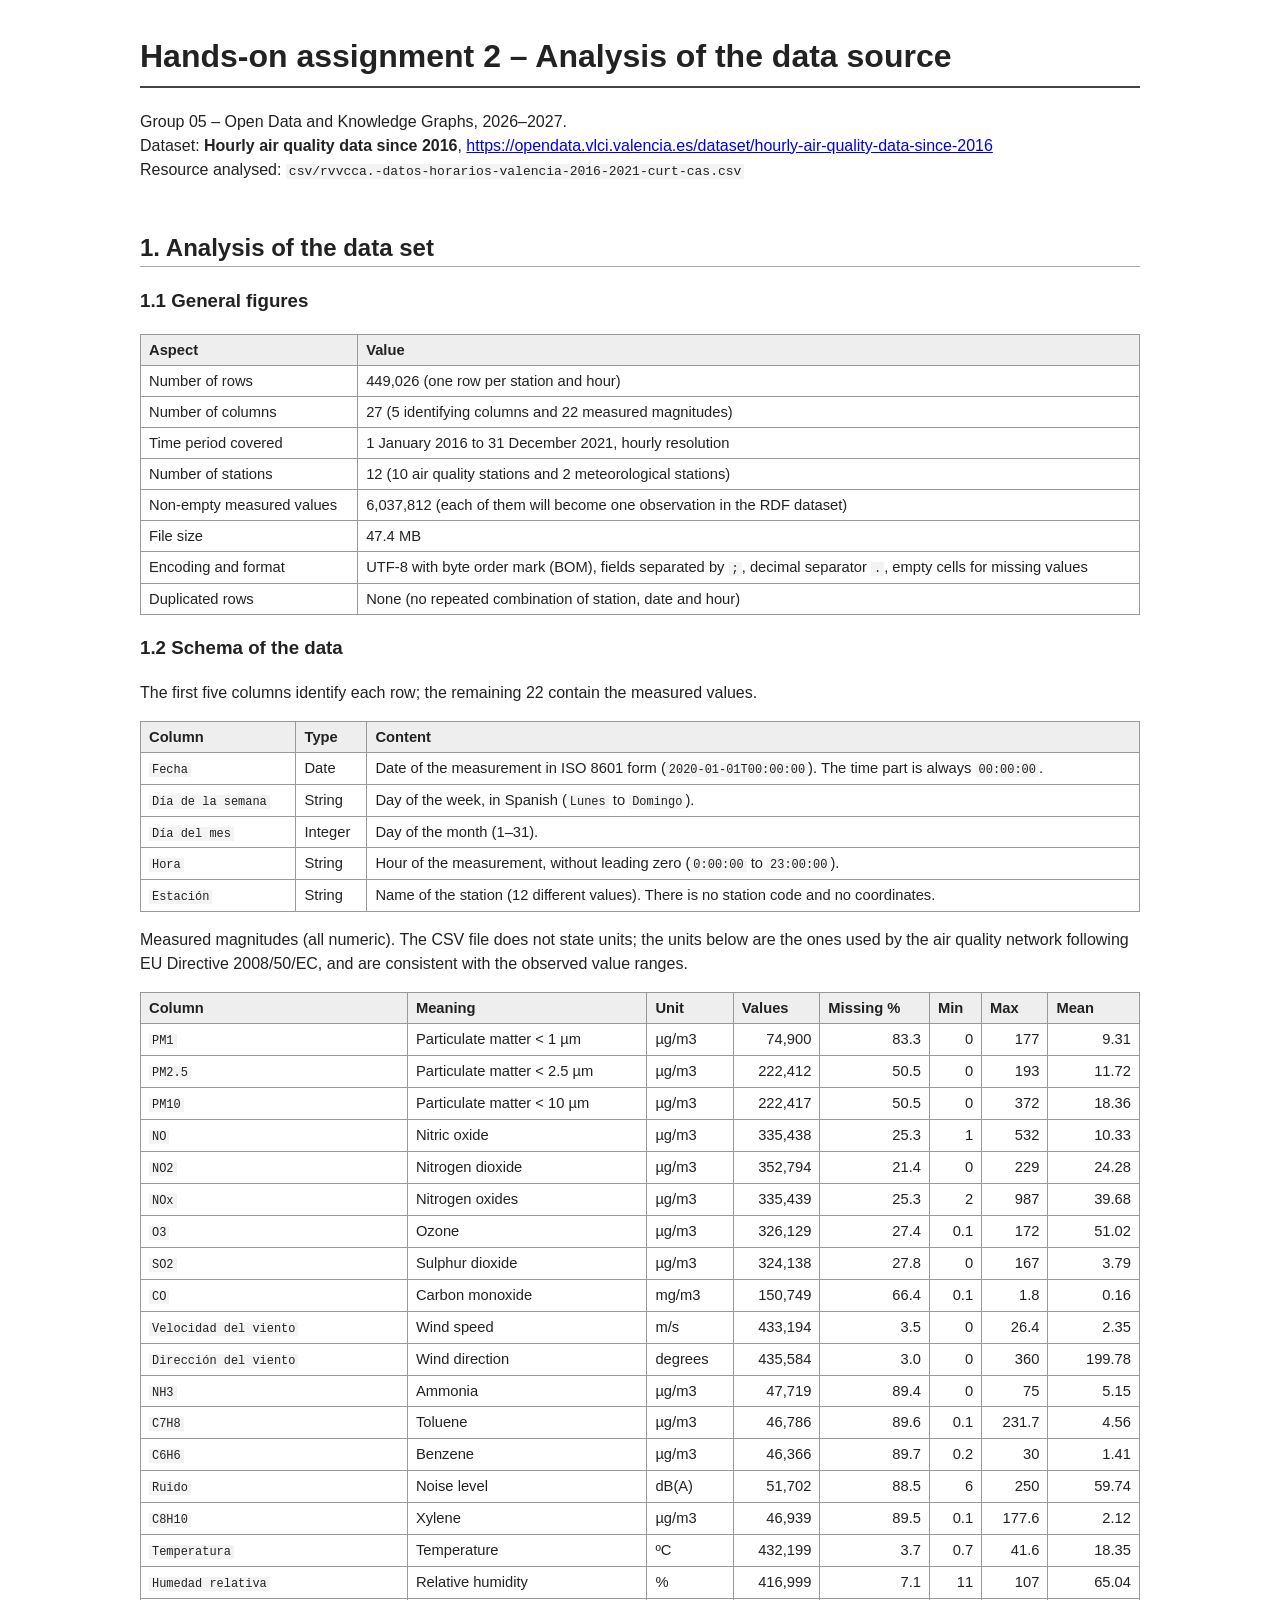
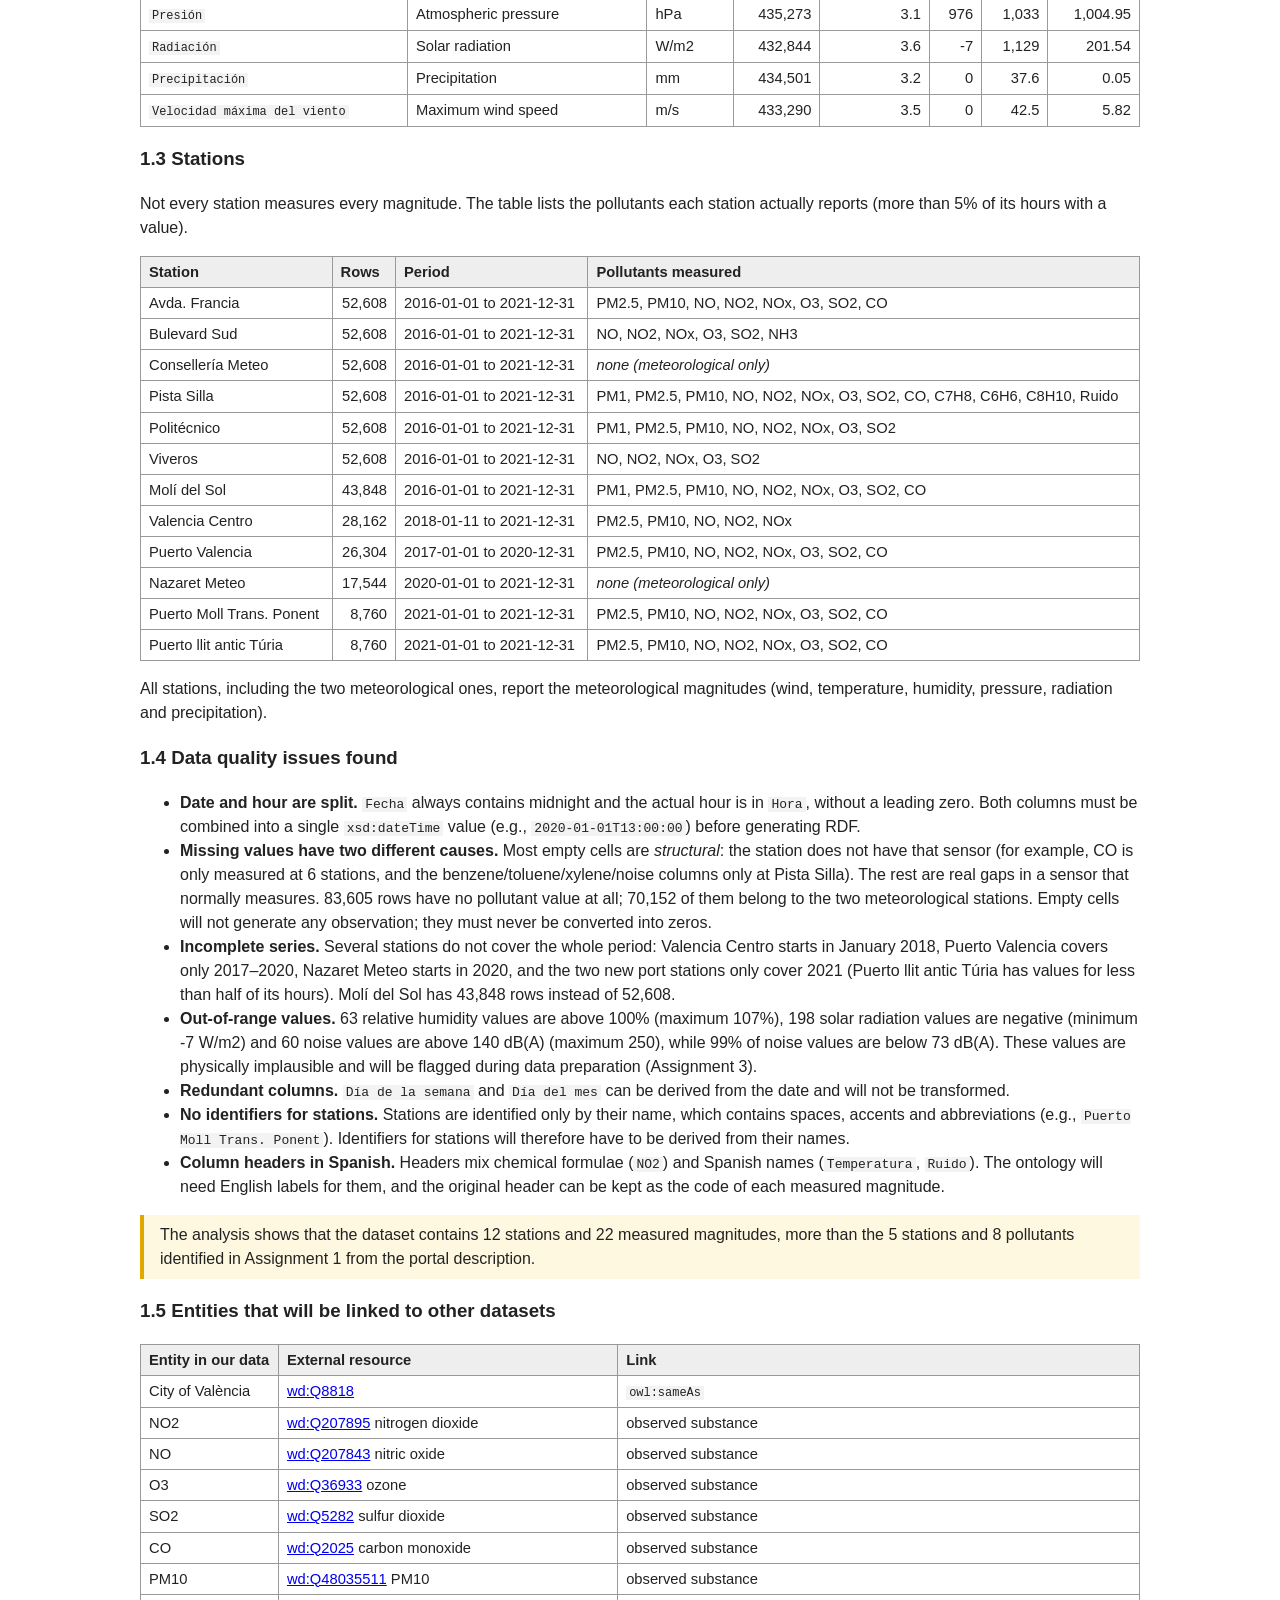
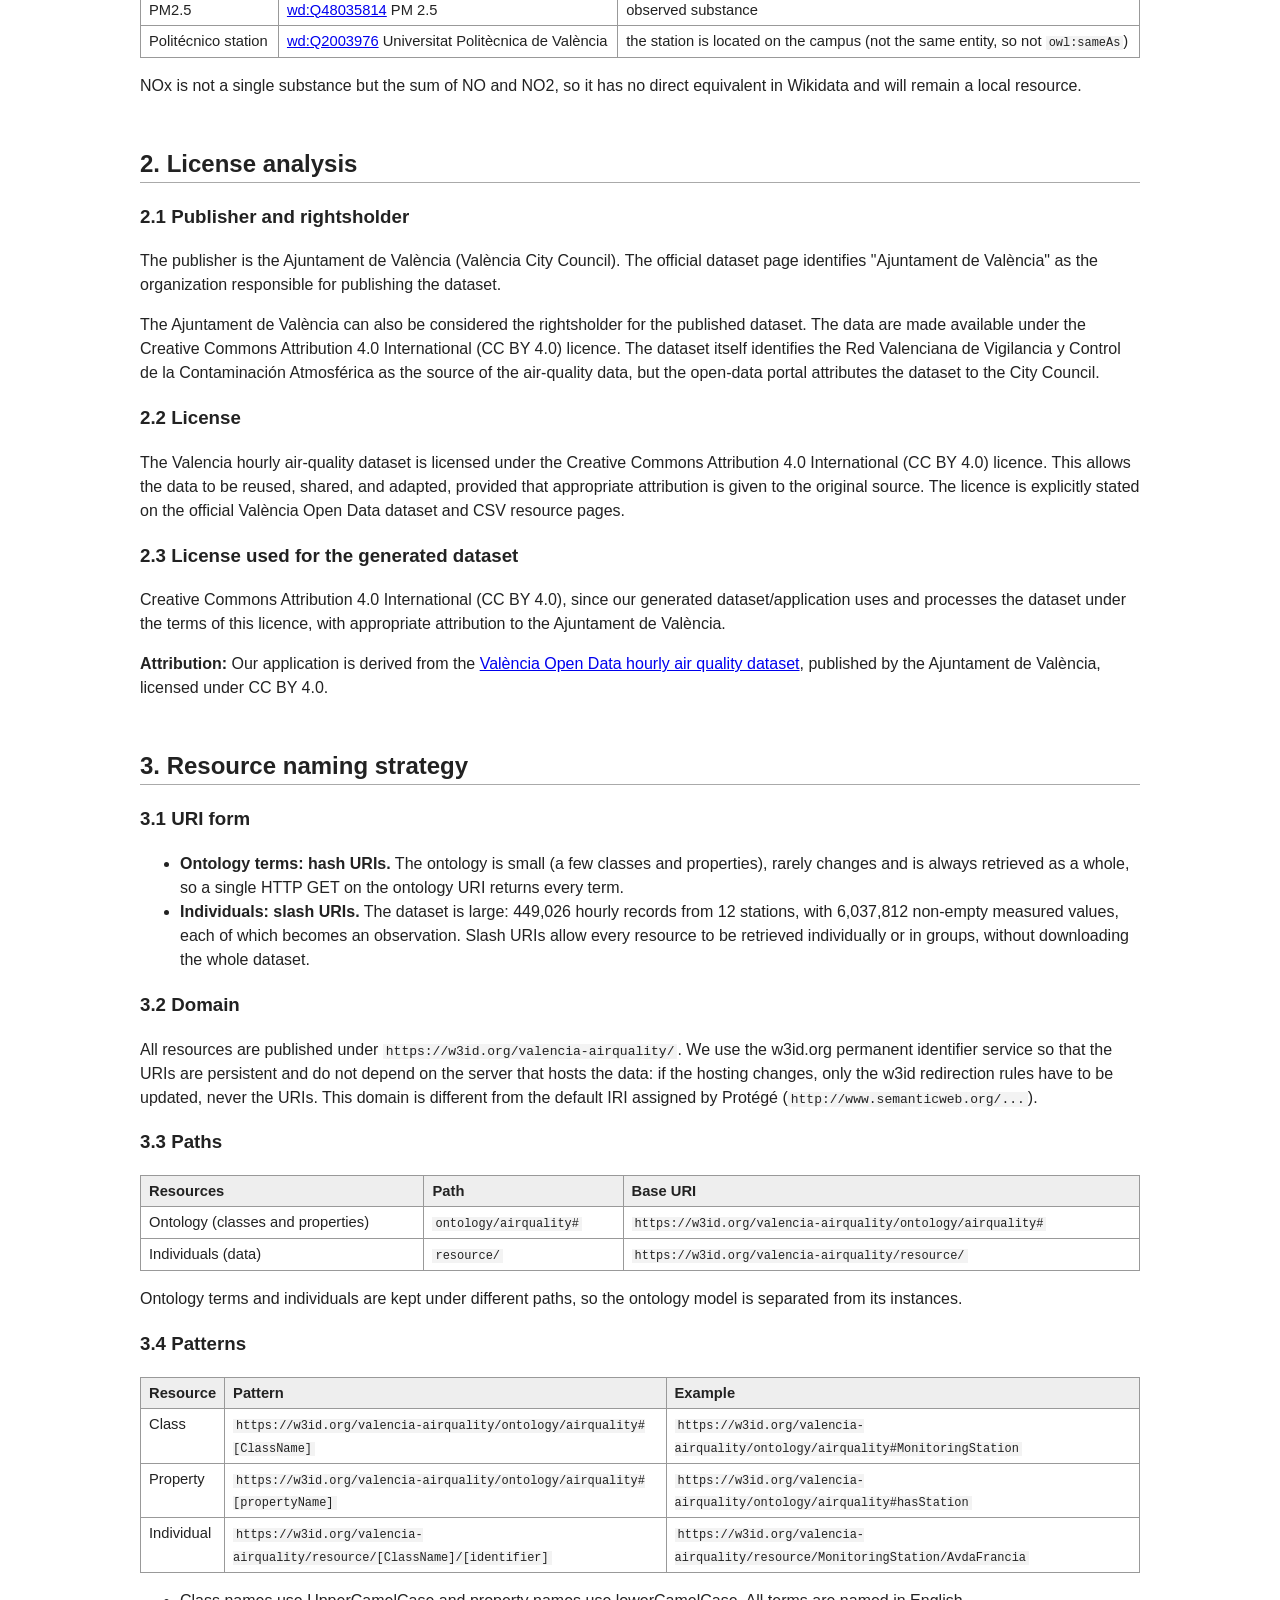
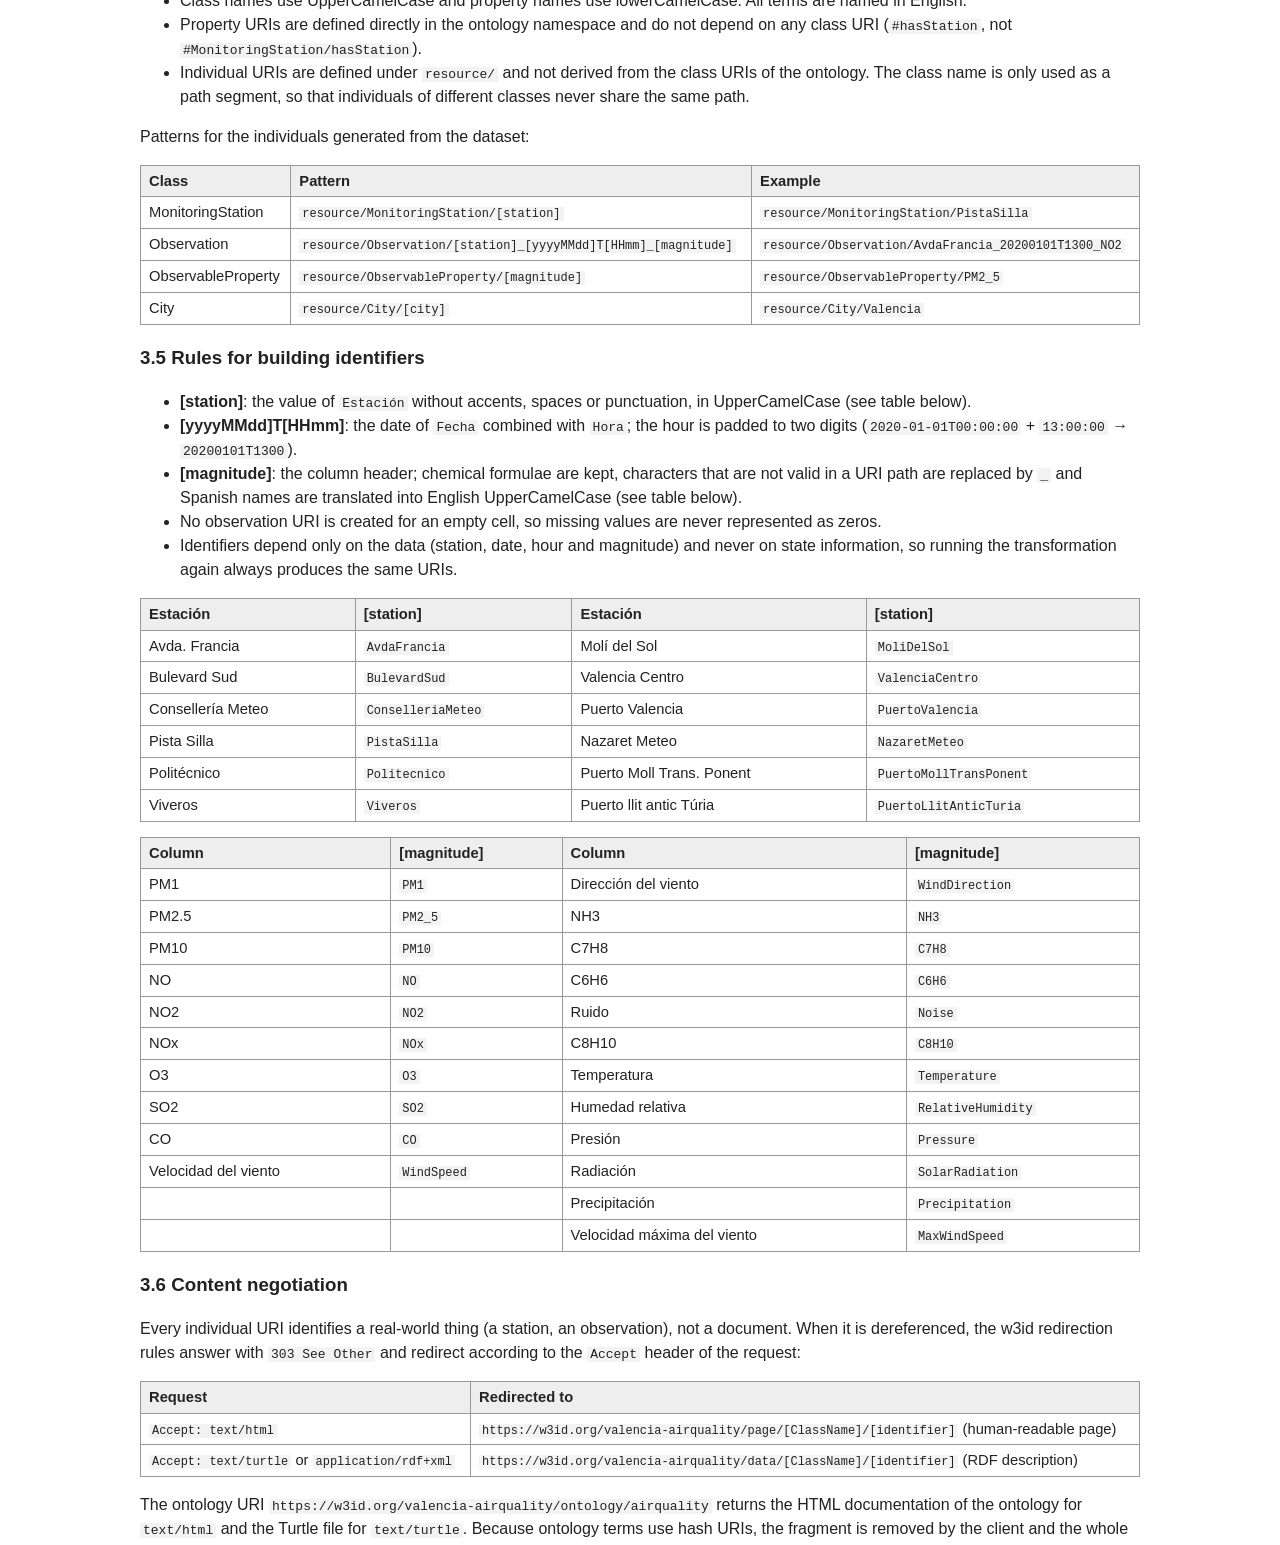
<file: HandsOn/Group05/analysis.html>
<!DOCTYPE html>
<html lang="en">
<head>
<meta charset="UTF-8">
<title>Hands-on assignment 2 - Analysis (Group 05)</title>
<style>
  body { font-family: sans-serif; max-width: 1000px; margin: 2em auto; padding: 0 1em; line-height: 1.5; color: #222; }
  h1 { border-bottom: 2px solid #444; padding-bottom: .2em; }
  h2 { margin-top: 2em; border-bottom: 1px solid #aaa; }
  table { border-collapse: collapse; margin: 1em 0; width: 100%; font-size: .92em; }
  th, td { border: 1px solid #999; padding: 4px 8px; text-align: left; vertical-align: top; }
  th { background: #eee; }
  td.n { text-align: right; white-space: nowrap; }
  code { background: #f3f3f3; padding: 0 3px; }
  pre { background: #f3f3f3; padding: .8em; overflow-x: auto; }
  .note { background: #fff8e1; border-left: 4px solid #e0a800; padding: .5em 1em; }
</style>
</head>
<body>

<h1>Hands-on assignment 2 &ndash; Analysis of the data source</h1>
<p>
  Group 05 &ndash; Open Data and Knowledge Graphs, 2026&ndash;2027.<br>
  Dataset: <strong>Hourly air quality data since 2016</strong>,
  <a href="https://opendata.vlci.valencia.es/dataset/hourly-air-quality-data-since-2016">https://opendata.vlci.valencia.es/dataset/hourly-air-quality-data-since-2016</a><br>
  Resource analysed: <code>csv/rvvcca.-datos-horarios-valencia-2016-2021-curt-cas.csv</code>
</p>

<h2>1. Analysis of the data set</h2>

<h3>1.1 General figures</h3>
<table>
  <tr><th>Aspect</th><th>Value</th></tr>
  <tr><td>Number of rows</td><td>449,026 (one row per station and hour)</td></tr>
  <tr><td>Number of columns</td><td>27 (5 identifying columns and 22 measured magnitudes)</td></tr>
  <tr><td>Time period covered</td><td>1 January 2016 to 31 December 2021, hourly resolution</td></tr>
  <tr><td>Number of stations</td><td>12 (10 air quality stations and 2 meteorological stations)</td></tr>
  <tr><td>Non-empty measured values</td><td>6,037,812 (each of them will become one observation in the RDF dataset)</td></tr>
  <tr><td>File size</td><td>47.4 MB</td></tr>
  <tr><td>Encoding and format</td><td>UTF-8 with byte order mark (BOM), fields separated by <code>;</code>, decimal separator <code>.</code>, empty cells for missing values</td></tr>
  <tr><td>Duplicated rows</td><td>None (no repeated combination of station, date and hour)</td></tr>
</table>

<h3>1.2 Schema of the data</h3>
<p>The first five columns identify each row; the remaining 22 contain the measured values.</p>
<table>
  <tr><th>Column</th><th>Type</th><th>Content</th></tr>
  <tr><td><code>Fecha</code></td><td>Date</td><td>Date of the measurement in ISO 8601 form (<code>2020-01-01T00:00:00</code>). The time part is always <code>00:00:00</code>.</td></tr>
  <tr><td><code>Día de la semana</code></td><td>String</td><td>Day of the week, in Spanish (<code>Lunes</code> to <code>Domingo</code>).</td></tr>
  <tr><td><code>Día del mes</code></td><td>Integer</td><td>Day of the month (1&ndash;31).</td></tr>
  <tr><td><code>Hora</code></td><td>String</td><td>Hour of the measurement, without leading zero (<code>0:00:00</code> to <code>23:00:00</code>).</td></tr>
  <tr><td><code>Estación</code></td><td>String</td><td>Name of the station (12 different values). There is no station code and no coordinates.</td></tr>
</table>

<p>Measured magnitudes (all numeric). The CSV file does not state units; the units below are the ones used by the air quality network following EU Directive 2008/50/EC, and are consistent with the observed value ranges.</p>
<table>
  <tr><th>Column</th><th>Meaning</th><th>Unit</th><th>Values</th><th>Missing&nbsp;%</th><th>Min</th><th>Max</th><th>Mean</th></tr>
<tr><td><code>PM1</code></td><td>Particulate matter &lt; 1 µm</td><td>µg/m3</td><td class=n>74,900</td><td class=n>83.3</td><td class=n>0</td><td class=n>177</td><td class=n>9.31</td></tr>
<tr><td><code>PM2.5</code></td><td>Particulate matter &lt; 2.5 µm</td><td>µg/m3</td><td class=n>222,412</td><td class=n>50.5</td><td class=n>0</td><td class=n>193</td><td class=n>11.72</td></tr>
<tr><td><code>PM10</code></td><td>Particulate matter &lt; 10 µm</td><td>µg/m3</td><td class=n>222,417</td><td class=n>50.5</td><td class=n>0</td><td class=n>372</td><td class=n>18.36</td></tr>
<tr><td><code>NO</code></td><td>Nitric oxide</td><td>µg/m3</td><td class=n>335,438</td><td class=n>25.3</td><td class=n>1</td><td class=n>532</td><td class=n>10.33</td></tr>
<tr><td><code>NO2</code></td><td>Nitrogen dioxide</td><td>µg/m3</td><td class=n>352,794</td><td class=n>21.4</td><td class=n>0</td><td class=n>229</td><td class=n>24.28</td></tr>
<tr><td><code>NOx</code></td><td>Nitrogen oxides</td><td>µg/m3</td><td class=n>335,439</td><td class=n>25.3</td><td class=n>2</td><td class=n>987</td><td class=n>39.68</td></tr>
<tr><td><code>O3</code></td><td>Ozone</td><td>µg/m3</td><td class=n>326,129</td><td class=n>27.4</td><td class=n>0.1</td><td class=n>172</td><td class=n>51.02</td></tr>
<tr><td><code>SO2</code></td><td>Sulphur dioxide</td><td>µg/m3</td><td class=n>324,138</td><td class=n>27.8</td><td class=n>0</td><td class=n>167</td><td class=n>3.79</td></tr>
<tr><td><code>CO</code></td><td>Carbon monoxide</td><td>mg/m3</td><td class=n>150,749</td><td class=n>66.4</td><td class=n>0.1</td><td class=n>1.8</td><td class=n>0.16</td></tr>
<tr><td><code>Velocidad del viento</code></td><td>Wind speed</td><td>m/s</td><td class=n>433,194</td><td class=n>3.5</td><td class=n>0</td><td class=n>26.4</td><td class=n>2.35</td></tr>
<tr><td><code>Dirección del viento</code></td><td>Wind direction</td><td>degrees</td><td class=n>435,584</td><td class=n>3.0</td><td class=n>0</td><td class=n>360</td><td class=n>199.78</td></tr>
<tr><td><code>NH3</code></td><td>Ammonia</td><td>µg/m3</td><td class=n>47,719</td><td class=n>89.4</td><td class=n>0</td><td class=n>75</td><td class=n>5.15</td></tr>
<tr><td><code>C7H8</code></td><td>Toluene</td><td>µg/m3</td><td class=n>46,786</td><td class=n>89.6</td><td class=n>0.1</td><td class=n>231.7</td><td class=n>4.56</td></tr>
<tr><td><code>C6H6</code></td><td>Benzene</td><td>µg/m3</td><td class=n>46,366</td><td class=n>89.7</td><td class=n>0.2</td><td class=n>30</td><td class=n>1.41</td></tr>
<tr><td><code>Ruido</code></td><td>Noise level</td><td>dB(A)</td><td class=n>51,702</td><td class=n>88.5</td><td class=n>6</td><td class=n>250</td><td class=n>59.74</td></tr>
<tr><td><code>C8H10</code></td><td>Xylene</td><td>µg/m3</td><td class=n>46,939</td><td class=n>89.5</td><td class=n>0.1</td><td class=n>177.6</td><td class=n>2.12</td></tr>
<tr><td><code>Temperatura</code></td><td>Temperature</td><td>ºC</td><td class=n>432,199</td><td class=n>3.7</td><td class=n>0.7</td><td class=n>41.6</td><td class=n>18.35</td></tr>
<tr><td><code>Humedad relativa</code></td><td>Relative humidity</td><td>%</td><td class=n>416,999</td><td class=n>7.1</td><td class=n>11</td><td class=n>107</td><td class=n>65.04</td></tr>
<tr><td><code>Presión</code></td><td>Atmospheric pressure</td><td>hPa</td><td class=n>435,273</td><td class=n>3.1</td><td class=n>976</td><td class=n>1,033</td><td class=n>1,004.95</td></tr>
<tr><td><code>Radiación</code></td><td>Solar radiation</td><td>W/m2</td><td class=n>432,844</td><td class=n>3.6</td><td class=n>-7</td><td class=n>1,129</td><td class=n>201.54</td></tr>
<tr><td><code>Precipitación</code></td><td>Precipitation</td><td>mm</td><td class=n>434,501</td><td class=n>3.2</td><td class=n>0</td><td class=n>37.6</td><td class=n>0.05</td></tr>
<tr><td><code>Velocidad máxima del viento</code></td><td>Maximum wind speed</td><td>m/s</td><td class=n>433,290</td><td class=n>3.5</td><td class=n>0</td><td class=n>42.5</td><td class=n>5.82</td></tr>
</table>

<h3>1.3 Stations</h3>
<p>Not every station measures every magnitude. The table lists the pollutants each station actually reports (more than 5% of its hours with a value).</p>
<table>
  <tr><th>Station</th><th>Rows</th><th>Period</th><th>Pollutants measured</th></tr>
<tr><td>Avda. Francia</td><td class=n>52,608</td><td>2016-01-01 to 2021-12-31</td><td>PM2.5, PM10, NO, NO2, NOx, O3, SO2, CO</td></tr>
<tr><td>Bulevard Sud</td><td class=n>52,608</td><td>2016-01-01 to 2021-12-31</td><td>NO, NO2, NOx, O3, SO2, NH3</td></tr>
<tr><td>Consellería Meteo</td><td class=n>52,608</td><td>2016-01-01 to 2021-12-31</td><td><em>none (meteorological only)</em></td></tr>
<tr><td>Pista Silla</td><td class=n>52,608</td><td>2016-01-01 to 2021-12-31</td><td>PM1, PM2.5, PM10, NO, NO2, NOx, O3, SO2, CO, C7H8, C6H6, C8H10, Ruido</td></tr>
<tr><td>Politécnico</td><td class=n>52,608</td><td>2016-01-01 to 2021-12-31</td><td>PM1, PM2.5, PM10, NO, NO2, NOx, O3, SO2</td></tr>
<tr><td>Viveros</td><td class=n>52,608</td><td>2016-01-01 to 2021-12-31</td><td>NO, NO2, NOx, O3, SO2</td></tr>
<tr><td>Molí del Sol</td><td class=n>43,848</td><td>2016-01-01 to 2021-12-31</td><td>PM1, PM2.5, PM10, NO, NO2, NOx, O3, SO2, CO</td></tr>
<tr><td>Valencia Centro</td><td class=n>28,162</td><td>2018-01-11 to 2021-12-31</td><td>PM2.5, PM10, NO, NO2, NOx</td></tr>
<tr><td>Puerto Valencia</td><td class=n>26,304</td><td>2017-01-01 to 2020-12-31</td><td>PM2.5, PM10, NO, NO2, NOx, O3, SO2, CO</td></tr>
<tr><td>Nazaret Meteo</td><td class=n>17,544</td><td>2020-01-01 to 2021-12-31</td><td><em>none (meteorological only)</em></td></tr>
<tr><td>Puerto Moll Trans. Ponent</td><td class=n>8,760</td><td>2021-01-01 to 2021-12-31</td><td>PM2.5, PM10, NO, NO2, NOx, O3, SO2, CO</td></tr>
<tr><td>Puerto llit antic Túria</td><td class=n>8,760</td><td>2021-01-01 to 2021-12-31</td><td>PM2.5, PM10, NO, NO2, NOx, O3, SO2, CO</td></tr>
</table>
<p>All stations, including the two meteorological ones, report the meteorological magnitudes (wind, temperature, humidity, pressure, radiation and precipitation).</p>

<h3>1.4 Data quality issues found</h3>
<ul>
  <li><strong>Date and hour are split.</strong> <code>Fecha</code> always contains midnight and the actual hour is in <code>Hora</code>, without a leading zero. Both columns must be combined into a single <code>xsd:dateTime</code> value (e.g., <code>2020-01-01T13:00:00</code>) before generating RDF.</li>
  <li><strong>Missing values have two different causes.</strong> Most empty cells are <em>structural</em>: the station does not have that sensor (for example, CO is only measured at 6 stations, and the benzene/toluene/xylene/noise columns only at Pista Silla). The rest are real gaps in a sensor that normally measures. 83,605 rows have no pollutant value at all; 70,152 of them belong to the two meteorological stations. Empty cells will not generate any observation; they must never be converted into zeros.</li>
  <li><strong>Incomplete series.</strong> Several stations do not cover the whole period: Valencia Centro starts in January 2018, Puerto Valencia covers only 2017&ndash;2020, Nazaret Meteo starts in 2020, and the two new port stations only cover 2021 (Puerto llit antic Túria has values for less than half of its hours). Molí del Sol has 43,848 rows instead of 52,608.</li>
  <li><strong>Out-of-range values.</strong> 63 relative humidity values are above 100% (maximum 107%), 198 solar radiation values are negative (minimum -7 W/m2) and 60 noise values are above 140 dB(A) (maximum 250), while 99% of noise values are below 73 dB(A). These values are physically implausible and will be flagged during data preparation (Assignment 3).</li>
  <li><strong>Redundant columns.</strong> <code>Día de la semana</code> and <code>Día del mes</code> can be derived from the date and will not be transformed.</li>
  <li><strong>No identifiers for stations.</strong> Stations are identified only by their name, which contains spaces, accents and abbreviations (e.g., <code>Puerto Moll Trans. Ponent</code>). Identifiers for stations will therefore have to be derived from their names.</li>
  <li><strong>Column headers in Spanish.</strong> Headers mix chemical formulae (<code>NO2</code>) and Spanish names (<code>Temperatura</code>, <code>Ruido</code>). The ontology will need English labels for them, and the original header can be kept as the code of each measured magnitude.</li>
</ul>

<p class="note">The analysis shows that the dataset contains 12 stations and 22 measured magnitudes, more than the 5 stations and 8 pollutants identified in Assignment 1 from the portal description.</p>

<h3>1.5 Entities that will be linked to other datasets</h3>
<table>
  <tr><th>Entity in our data</th><th>External resource</th><th>Link</th></tr>
  <tr><td>City of València</td><td><a href="https://www.wikidata.org/wiki/Q8818">wd:Q8818</a></td><td><code>owl:sameAs</code></td></tr>
  <tr><td>NO2</td><td><a href="https://www.wikidata.org/wiki/Q207895">wd:Q207895</a> nitrogen dioxide</td><td>observed substance</td></tr>
  <tr><td>NO</td><td><a href="https://www.wikidata.org/wiki/Q207843">wd:Q207843</a> nitric oxide</td><td>observed substance</td></tr>
  <tr><td>O3</td><td><a href="https://www.wikidata.org/wiki/Q36933">wd:Q36933</a> ozone</td><td>observed substance</td></tr>
  <tr><td>SO2</td><td><a href="https://www.wikidata.org/wiki/Q5282">wd:Q5282</a> sulfur dioxide</td><td>observed substance</td></tr>
  <tr><td>CO</td><td><a href="https://www.wikidata.org/wiki/Q2025">wd:Q2025</a> carbon monoxide</td><td>observed substance</td></tr>
  <tr><td>PM10</td><td><a href="https://www.wikidata.org/wiki/Q48035511">wd:Q48035511</a> PM10</td><td>observed substance</td></tr>
  <tr><td>PM2.5</td><td><a href="https://www.wikidata.org/wiki/Q48035814">wd:Q48035814</a> PM 2.5</td><td>observed substance</td></tr>
  <tr><td>Politécnico station</td><td><a href="https://www.wikidata.org/wiki/Q2003976">wd:Q2003976</a> Universitat Politècnica de València</td><td>the station is located on the campus (not the same entity, so not <code>owl:sameAs</code>)</td></tr>
</table>
<p>NOx is not a single substance but the sum of NO and NO2, so it has no direct equivalent in Wikidata and will remain a local resource.</p>

<!-- ============================================================
     Section 2: Licensing of the data source
     (publisher, rightsholder, licence, potential licence of the generated dataset)
     ============================================================ -->

<h2>2. License analysis</h2>

<h3>2.1 Publisher and rightsholder</h3>
<p>The publisher is the Ajuntament de València (València City Council). 
The official dataset page identifies "Ajuntament de València" as the organization responsible for publishing the dataset.</p>
<p>The Ajuntament de València can also be considered the rightsholder for the published dataset. 
The data are made available under the Creative Commons Attribution 4.0 International (CC BY 4.0) licence. 
The dataset itself identifies the Red Valenciana de Vigilancia y Control de la Contaminación Atmosférica as the source of the air-quality data, 
but the open-data portal attributes the dataset to the City Council.</p>

<h3>2.2 License</h3>
<p>The Valencia hourly air-quality dataset is licensed under the Creative Commons Attribution 4.0 International (CC BY 4.0) licence. 
This allows the data to be reused, shared, and adapted, provided that appropriate attribution is given to the original source. 
The licence is explicitly stated on the official València Open Data dataset and CSV resource pages.</p>

<h3>2.3 License used for the generated dataset</h3>
<p>Creative Commons Attribution 4.0 International (CC BY 4.0), 
since our generated dataset/application uses and processes the dataset under the terms of this licence, 
with appropriate attribution to the Ajuntament de València.</p>
<p><strong>Attribution:</strong> Our application is derived from the 
<a href="https://opendata.vlci.valencia.es/en/dataset/hourly-air-quality-data-since-2016">
València Open Data hourly air quality dataset</a>, published by the Ajuntament de València, 
licensed under CC BY 4.0.</p>

<!-- ============================================================
     Section 3: Resource naming strategy
     (URI domain, paths for ontology and individuals, patterns, content negotiation)
     ============================================================ -->

<h2>3. Resource naming strategy</h2>

<h3>3.1 URI form</h3>
<ul>
  <li><strong>Ontology terms: hash URIs.</strong> The ontology is small (a few classes and properties), rarely changes and is always retrieved as a whole, so a single HTTP GET on the ontology URI returns every term.</li>
  <li><strong>Individuals: slash URIs.</strong> The dataset is large: 449,026 hourly records from 12 stations, with 6,037,812 non-empty measured values, each of which becomes an observation. Slash URIs allow every resource to be retrieved individually or in groups, without downloading the whole dataset.</li>
</ul>

<h3>3.2 Domain</h3>
<p>All resources are published under <code>https://w3id.org/valencia-airquality/</code>. We use the w3id.org permanent identifier service so that the URIs are persistent and do not depend on the server that hosts the data: if the hosting changes, only the w3id redirection rules have to be updated, never the URIs. This domain is different from the default IRI assigned by Protégé (<code>http://www.semanticweb.org/...</code>).</p>

<h3>3.3 Paths</h3>
<table>
  <tr><th>Resources</th><th>Path</th><th>Base URI</th></tr>
  <tr><td>Ontology (classes and properties)</td><td><code>ontology/airquality#</code></td><td><code>https://w3id.org/valencia-airquality/ontology/airquality#</code></td></tr>
  <tr><td>Individuals (data)</td><td><code>resource/</code></td><td><code>https://w3id.org/valencia-airquality/resource/</code></td></tr>
</table>
<p>Ontology terms and individuals are kept under different paths, so the ontology model is separated from its instances.</p>

<h3>3.4 Patterns</h3>
<table>
  <tr><th>Resource</th><th>Pattern</th><th>Example</th></tr>
  <tr><td>Class</td><td><code>https://w3id.org/valencia-airquality/ontology/airquality#[ClassName]</code></td><td><code>https://w3id.org/valencia-airquality/ontology/airquality#MonitoringStation</code></td></tr>
  <tr><td>Property</td><td><code>https://w3id.org/valencia-airquality/ontology/airquality#[propertyName]</code></td><td><code>https://w3id.org/valencia-airquality/ontology/airquality#hasStation</code></td></tr>
  <tr><td>Individual</td><td><code>https://w3id.org/valencia-airquality/resource/[ClassName]/[identifier]</code></td><td><code>https://w3id.org/valencia-airquality/resource/MonitoringStation/AvdaFrancia</code></td></tr>
</table>
<ul>
  <li>Class names use UpperCamelCase and property names use lowerCamelCase. All terms are named in English.</li>
  <li>Property URIs are defined directly in the ontology namespace and do not depend on any class URI (<code>#hasStation</code>, not <code>#MonitoringStation/hasStation</code>).</li>
  <li>Individual URIs are defined under <code>resource/</code> and not derived from the class URIs of the ontology. The class name is only used as a path segment, so that individuals of different classes never share the same path.</li>
</ul>

<p>Patterns for the individuals generated from the dataset:</p>
<table>
  <tr><th>Class</th><th>Pattern</th><th>Example</th></tr>
  <tr><td>MonitoringStation</td><td><code>resource/MonitoringStation/[station]</code></td><td><code>resource/MonitoringStation/PistaSilla</code></td></tr>
  <tr><td>Observation</td><td><code>resource/Observation/[station]_[yyyyMMdd]T[HHmm]_[magnitude]</code></td><td><code>resource/Observation/AvdaFrancia_20200101T1300_NO2</code></td></tr>
  <tr><td>ObservableProperty</td><td><code>resource/ObservableProperty/[magnitude]</code></td><td><code>resource/ObservableProperty/PM2_5</code></td></tr>
  <tr><td>City</td><td><code>resource/City/[city]</code></td><td><code>resource/City/Valencia</code></td></tr>
</table>

<h3>3.5 Rules for building identifiers</h3>
<ul>
  <li><strong>[station]</strong>: the value of <code>Estación</code> without accents, spaces or punctuation, in UpperCamelCase (see table below).</li>
  <li><strong>[yyyyMMdd]T[HHmm]</strong>: the date of <code>Fecha</code> combined with <code>Hora</code>; the hour is padded to two digits (<code>2020-01-01T00:00:00</code> + <code>13:00:00</code> &rarr; <code>20200101T1300</code>).</li>
  <li><strong>[magnitude]</strong>: the column header; chemical formulae are kept, characters that are not valid in a URI path are replaced by <code>_</code> and Spanish names are translated into English UpperCamelCase (see table below).</li>
  <li>No observation URI is created for an empty cell, so missing values are never represented as zeros.</li>
  <li>Identifiers depend only on the data (station, date, hour and magnitude) and never on state information, so running the transformation again always produces the same URIs.</li>
</ul>

<table>
  <tr><th>Estación</th><th>[station]</th><th>Estación</th><th>[station]</th></tr>
  <tr><td>Avda. Francia</td><td><code>AvdaFrancia</code></td><td>Molí del Sol</td><td><code>MoliDelSol</code></td></tr>
  <tr><td>Bulevard Sud</td><td><code>BulevardSud</code></td><td>Valencia Centro</td><td><code>ValenciaCentro</code></td></tr>
  <tr><td>Consellería Meteo</td><td><code>ConselleriaMeteo</code></td><td>Puerto Valencia</td><td><code>PuertoValencia</code></td></tr>
  <tr><td>Pista Silla</td><td><code>PistaSilla</code></td><td>Nazaret Meteo</td><td><code>NazaretMeteo</code></td></tr>
  <tr><td>Politécnico</td><td><code>Politecnico</code></td><td>Puerto Moll Trans. Ponent</td><td><code>PuertoMollTransPonent</code></td></tr>
  <tr><td>Viveros</td><td><code>Viveros</code></td><td>Puerto llit antic Túria</td><td><code>PuertoLlitAnticTuria</code></td></tr>
</table>

<table>
  <tr><th>Column</th><th>[magnitude]</th><th>Column</th><th>[magnitude]</th></tr>
  <tr><td>PM1</td><td><code>PM1</code></td><td>Dirección del viento</td><td><code>WindDirection</code></td></tr>
  <tr><td>PM2.5</td><td><code>PM2_5</code></td><td>NH3</td><td><code>NH3</code></td></tr>
  <tr><td>PM10</td><td><code>PM10</code></td><td>C7H8</td><td><code>C7H8</code></td></tr>
  <tr><td>NO</td><td><code>NO</code></td><td>C6H6</td><td><code>C6H6</code></td></tr>
  <tr><td>NO2</td><td><code>NO2</code></td><td>Ruido</td><td><code>Noise</code></td></tr>
  <tr><td>NOx</td><td><code>NOx</code></td><td>C8H10</td><td><code>C8H10</code></td></tr>
  <tr><td>O3</td><td><code>O3</code></td><td>Temperatura</td><td><code>Temperature</code></td></tr>
  <tr><td>SO2</td><td><code>SO2</code></td><td>Humedad relativa</td><td><code>RelativeHumidity</code></td></tr>
  <tr><td>CO</td><td><code>CO</code></td><td>Presión</td><td><code>Pressure</code></td></tr>
  <tr><td>Velocidad del viento</td><td><code>WindSpeed</code></td><td>Radiación</td><td><code>SolarRadiation</code></td></tr>
  <tr><td></td><td></td><td>Precipitación</td><td><code>Precipitation</code></td></tr>
  <tr><td></td><td></td><td>Velocidad máxima del viento</td><td><code>MaxWindSpeed</code></td></tr>
</table>

<h3>3.6 Content negotiation</h3>
<p>Every individual URI identifies a real-world thing (a station, an observation), not a document. When it is dereferenced, the w3id redirection rules answer with <code>303 See Other</code> and redirect according to the <code>Accept</code> header of the request:</p>
<table>
  <tr><th>Request</th><th>Redirected to</th></tr>
  <tr><td><code>Accept: text/html</code></td><td><code>https://w3id.org/valencia-airquality/page/[ClassName]/[identifier]</code> (human-readable page)</td></tr>
  <tr><td><code>Accept: text/turtle</code> or <code>application/rdf+xml</code></td><td><code>https://w3id.org/valencia-airquality/data/[ClassName]/[identifier]</code> (RDF description)</td></tr>
</table>
<p>The ontology URI <code>https://w3id.org/valencia-airquality/ontology/airquality</code> returns the HTML documentation of the ontology for <code>text/html</code> and the Turtle file for <code>text/turtle</code>. Because ontology terms use hash URIs, the fragment is removed by the client and the whole ontology is returned.</p>

</body>
</html>
</file>
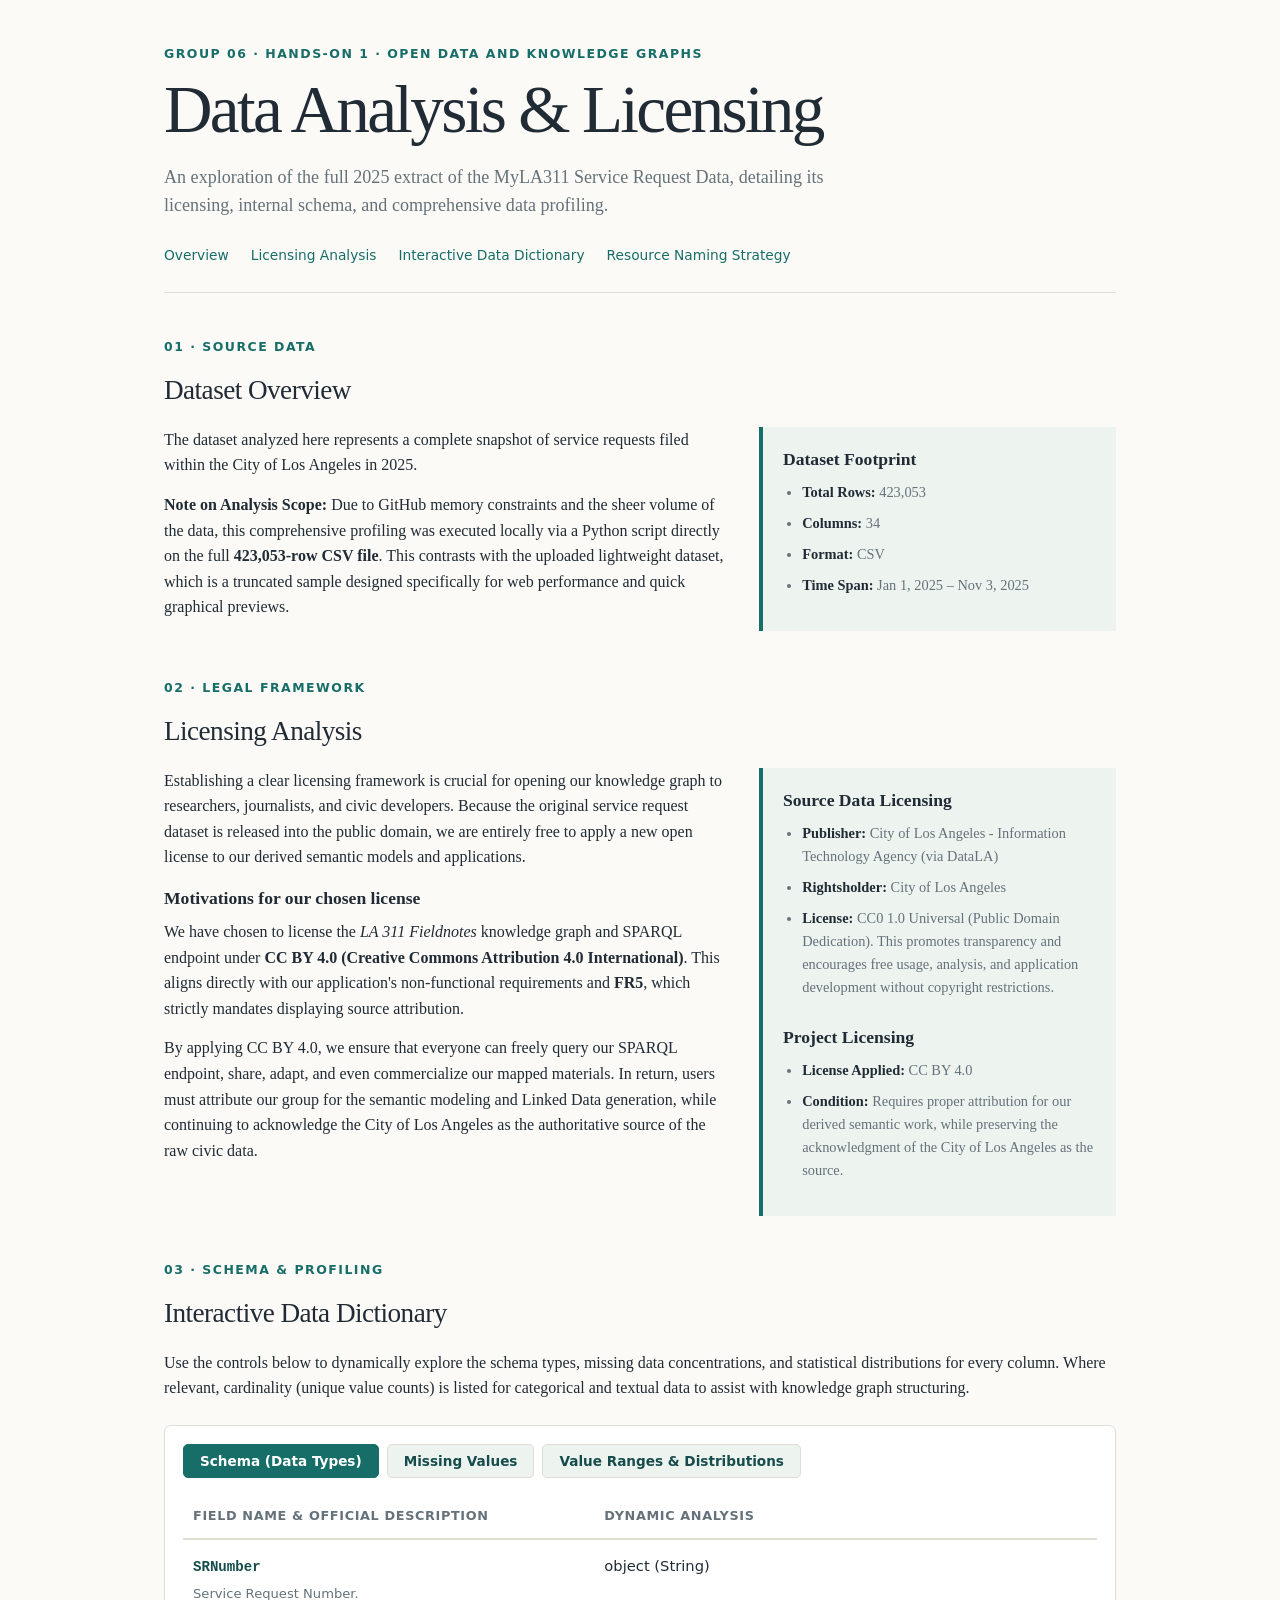
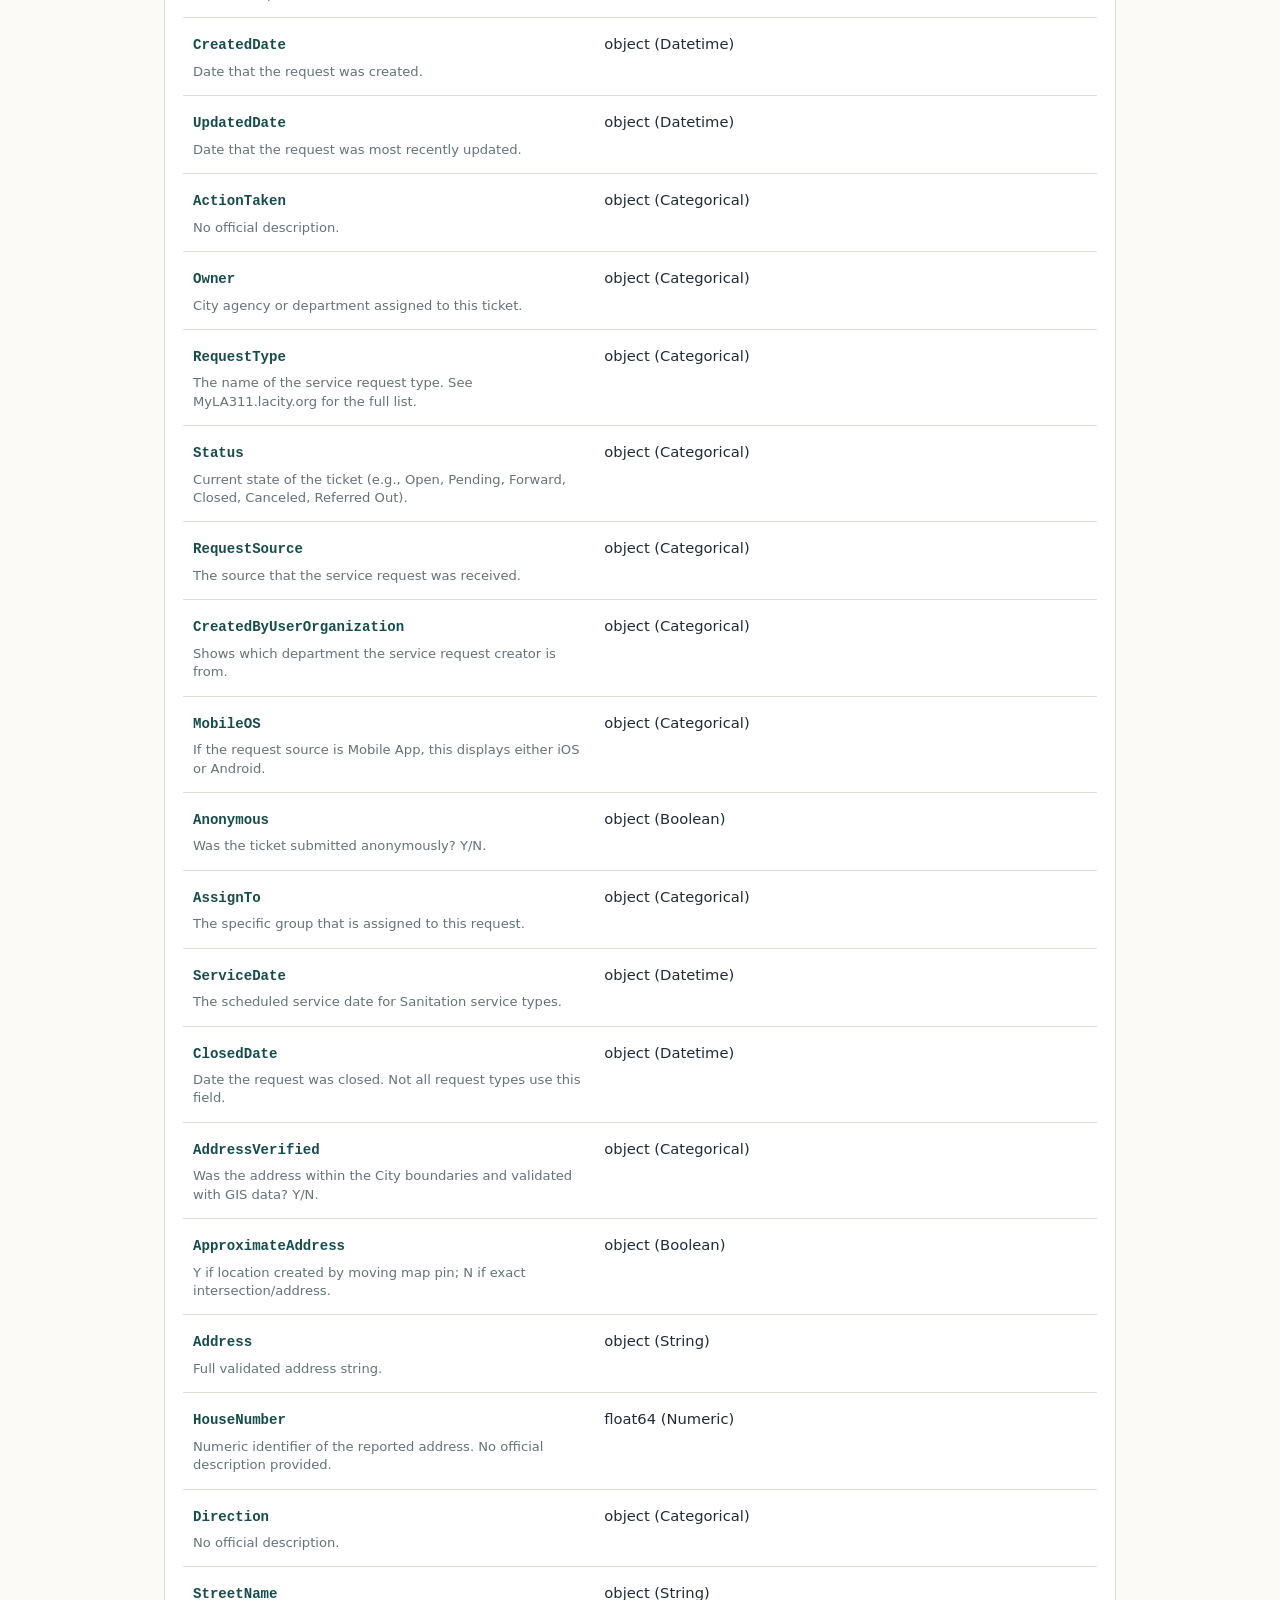
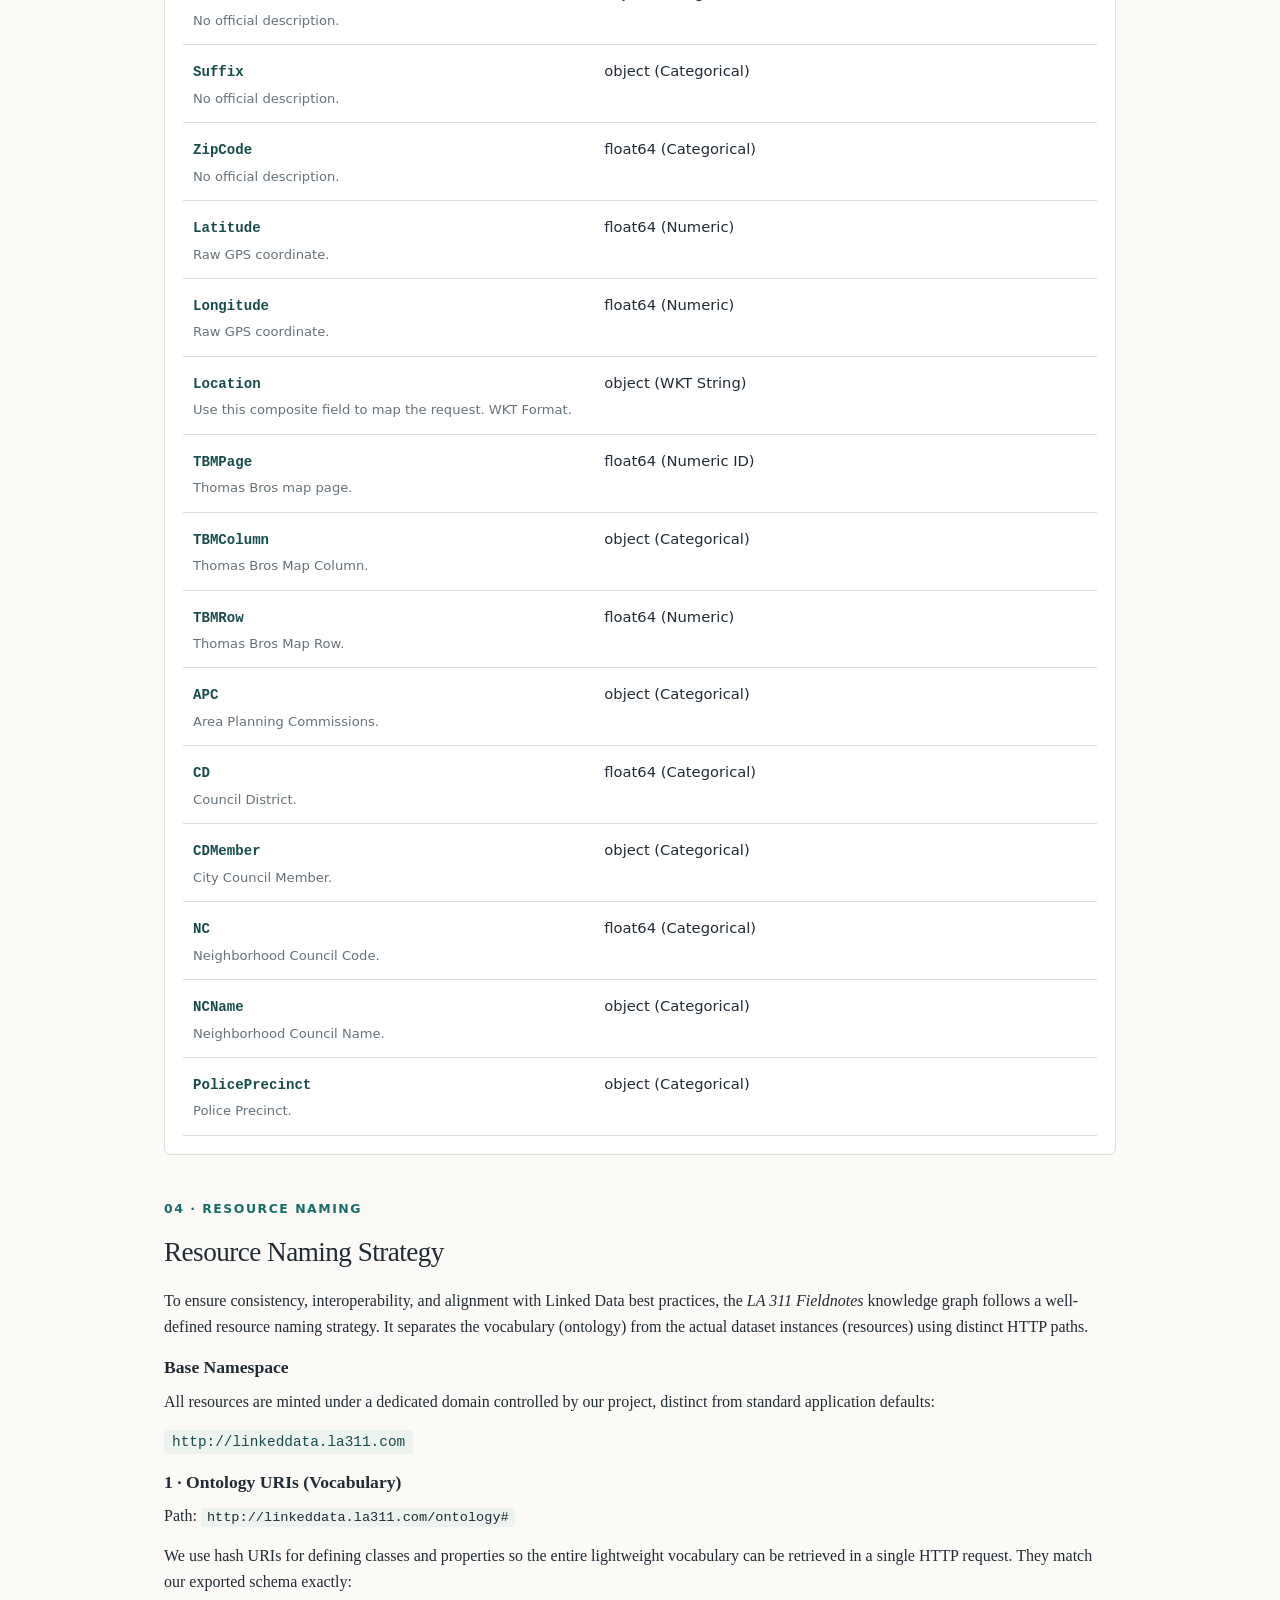
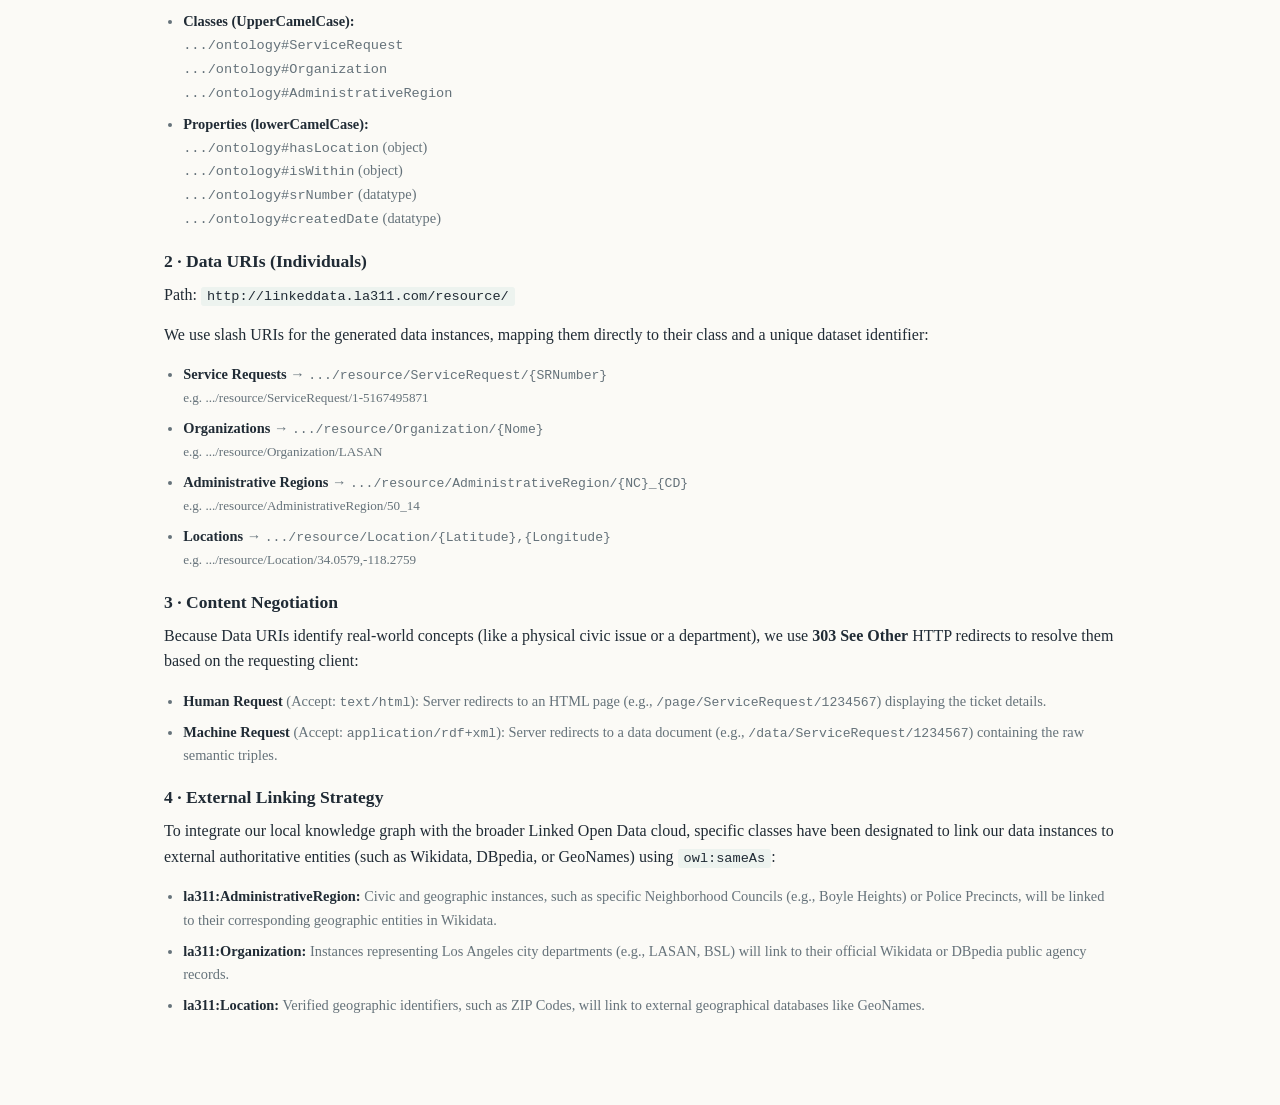
<file: HandsOn/Group06/analysis.html>
<!DOCTYPE html>
<html lang="en">
<head>
    <meta charset="UTF-8">
    <meta name="viewport" content="width=device-width, initial-scale=1.0">
    <title>Dataset Analysis | LA 311 Fieldnotes</title>
    <style>
        :root {
            color-scheme: light;
            --ink: #202b35;
            --muted: #65727a;
            --paper: #fbfaf6;
            --panel: #ffffff;
            --line: #deded5;
            --teal: #176d68;
            --teal-dark: #164d4c;
            --coral: #cf654b;
            --gold: #e4b34d;
            --wash: #edf3ef;
            --mono: "SFMono-Regular", Consolas, "Liberation Mono", Menlo, Courier, monospace;
        }

        * { box-sizing: border-box; }
        body {
            margin: 0;
            color: var(--ink);
            background: var(--paper);
            font-family: Georgia, "Times New Roman", serif;
            line-height: 1.6;
        }
        main { max-width: 1000px; margin: 0 auto; padding: 36px 24px 72px; }
        a { color: var(--teal); }
        .eyebrow, nav, .tag, .req-id, figcaption, .mock-label, .note, .meta, .small, th, td, .code-text, button, .field-desc {
            font-family: system-ui, -apple-system, "Segoe UI", sans-serif;
        }
        .eyebrow {
            margin: 0 0 12px;
            color: var(--teal);
            font-size: .78rem;
            font-weight: 700;
            letter-spacing: .12em;
            text-transform: uppercase;
        }
        header { padding: 8px 0 26px; border-bottom: 1px solid var(--line); }
        h1 { max-width: 720px; margin: 0; font-size: clamp(2.3rem, 6vw, 4.2rem); font-weight: 500; line-height: 1.02; letter-spacing: -.04em; }
        .dek { max-width: 710px; margin: 18px 0 0; color: var(--muted); font-size: 1.13rem; }
        nav { display: flex; flex-wrap: wrap; gap: 8px 22px; margin-top: 24px; font-size: .86rem; }
        nav a { text-decoration: none; }
        section { margin-top: 44px; }
        h2 { margin: 0 0 14px; font-size: 1.7rem; font-weight: 500; letter-spacing: -.02em; }
        h3 { margin: 0 0 7px; font-size: 1.1rem; }
        p { margin: 0 0 14px; }
        .intro-grid { display: grid; grid-template-columns: 1.35fr .85fr; gap: 28px; align-items: start; }
        .dataset-note { padding: 18px 20px; background: var(--wash); border-left: 4px solid var(--teal); }
        .dataset-note strong { color: var(--teal-dark); }
        .plain-list { padding-left: 1.2rem; }
        .plain-list li { margin: 0 0 8px; color: var(--muted); font-size: .9rem; }
        .plain-list strong { color: var(--ink); }
        
        /* Interactive Table Styles */
        .interactive-table-container { margin-top: 24px; background: var(--panel); border: 1px solid var(--line); border-radius: 7px; padding: 18px; }
        .toggle-controls { display: flex; gap: 8px; margin-bottom: 16px; flex-wrap: wrap; }
        .toggle-btn {
            background: var(--wash); color: var(--teal-dark);
            border: 1px solid var(--line); padding: 8px 16px;
            border-radius: 5px; cursor: pointer; font-size: .85rem; font-weight: 600;
            transition: all 0.2s ease;
        }
        .toggle-btn:hover { background: #e2ebe6; }
        .toggle-btn.active { background: var(--teal); color: #fff; border-color: var(--teal); }
        
        table { width: 100%; border-collapse: collapse; font-size: .92rem; }
        th { text-align: left; padding: 12px 10px; border-bottom: 2px solid var(--line); color: var(--muted); font-size: .8rem; font-weight: 600; text-transform: uppercase; letter-spacing: .05em; }
        td { padding: 14px 10px; border-bottom: 1px solid var(--line); vertical-align: top; }
        .code-text { font-family: var(--mono); font-size: .88rem; color: var(--teal-dark); font-weight: 600; }
        .field-desc { display: block; margin-top: 6px; font-size: .82rem; color: var(--muted); line-height: 1.4; }
        .null-warning { color: var(--coral); font-weight: 600; }
        .data-detail { color: var(--muted); font-size: .85rem; margin-bottom: 6px; display: block; font-weight: 500; }
        
        /* Dynamic Visibility Classes */
        .view-type, .view-ranges { display: none; }
        .show-type .view-type { display: block; }
        .show-ranges .view-ranges { display: block; }
        
        .col-null-count, .col-null-pct { display: none; }
        .show-nulls .col-dynamic { display: none; }
        .show-nulls .col-null-count, .show-nulls .col-null-pct { display: table-cell; }

        /* Date & Numeric Distributions */
        .dist-container { margin-top: 6px; max-width: 340px; }
        .dist-track { position: relative; height: 6px; background: #e7e9e2; border-radius: 3px; margin: 6px 0; }
        .dist-iqr { position: absolute; height: 100%; background: var(--teal); opacity: 0.35; border-radius: 3px; }
        .dist-median { position: absolute; height: 12px; width: 2px; background: var(--teal-dark); top: -3px; }
        .dist-labels { display: flex; justify-content: space-between; font-size: 0.72rem; color: var(--muted); }
        .dist-meta { font-size: 0.75rem; color: var(--muted); margin-bottom: 2px; font-weight: 600; text-align: center; }

        /* Categorical Distributions */
        .cat-dist-container { margin-top: 4px; display: flex; flex-direction: column; gap: 6px; max-width: 340px; }
        .cat-row { display: flex; align-items: center; font-size: .75rem; }
        .cat-label { width: 35%; white-space: nowrap; overflow: hidden; text-overflow: ellipsis; color: var(--ink); }
        .cat-bar-bg { flex-grow: 1; height: 6px; background: #e7e9e2; border-radius: 3px; margin: 0 8px; position: relative; }
        .cat-bar-fill { position: absolute; height: 100%; left: 0; top: 0; background: var(--teal); border-radius: 3px; }
        .cat-pct { width: 15%; text-align: right; color: var(--muted); font-variant-numeric: tabular-nums; }
        
        footer { margin-top: 46px; padding-top: 18px; border-top: 1px solid var(--line); color: var(--muted); font-family: system-ui, -apple-system, "Segoe UI", sans-serif; font-size: .84rem; }
        
        @media (max-width: 680px) {
            main { padding: 24px 16px 48px; }
            .intro-grid { grid-template-columns: 1fr; gap: 16px; }
            .toggle-btn { flex: 1; text-align: center; }
            .interactive-table-container { overflow-x: auto; }
        }
    </style>
</head>
<body>
<main>
    <header>
        <p class="eyebrow">Group 06 · Hands-on 1 · Open Data and Knowledge Graphs</p>
        <h1>Data Analysis &amp; Licensing</h1>
        <p class="dek">An exploration of the full 2025 extract of the MyLA311 Service Request Data, detailing its licensing, internal schema, and comprehensive data profiling.</p>
        <nav aria-label="Page sections">
            <a href="#overview">Overview</a>
            <a href="#licensing">Licensing Analysis</a>
            <a href="#dictionary">Interactive Data Dictionary</a>
            <a href="#naming">Resource Naming Strategy</a>
        </nav>
    </header>

    <section id="overview">
        <p class="eyebrow">01 · Source Data</p>
        <h2>Dataset Overview</h2>
        <div class="intro-grid">
            <div>
                <p>The dataset analyzed here represents a complete snapshot of service requests filed within the City of Los Angeles in 2025.</p>
                <p><strong>Note on Analysis Scope:</strong> Due to GitHub memory constraints and the sheer volume of the data, this comprehensive profiling was executed locally via a Python script directly on the full <strong>423,053-row CSV file</strong>. This contrasts with the uploaded lightweight dataset, which is a truncated sample designed specifically for web performance and quick graphical previews.</p>
            </div>
            <aside class="dataset-note">
                <h3>Dataset Footprint</h3>
                <ul class="plain-list" style="margin-top: 8px;">
                    <li><strong>Total Rows:</strong> 423,053</li>
                    <li><strong>Columns:</strong> 34</li>
                    <li><strong>Format:</strong> CSV</li>
                    <li><strong>Time Span:</strong> Jan 1, 2025 – Nov 3, 2025</li>
                </ul>
            </aside>
        </div>
    </section>

    <section id="licensing">
        <p class="eyebrow">02 · Legal Framework</p>
        <h2>Licensing Analysis</h2>
        <div class="intro-grid">
            <div>
                <p>Establishing a clear licensing framework is crucial for opening our knowledge graph to researchers, journalists, and civic developers. Because the original service request dataset is released into the public domain, we are entirely free to apply a new open license to our derived semantic models and applications.</p>
                
                <h3>Motivations for our chosen license</h3>
                <p>We have chosen to license the <em>LA 311 Fieldnotes</em> knowledge graph and SPARQL endpoint under <strong>CC BY 4.0 (Creative Commons Attribution 4.0 International)</strong>. This aligns directly with our application's non-functional requirements and <strong>FR5</strong>, which strictly mandates displaying source attribution.</p>
                <p>By applying CC BY 4.0, we ensure that everyone can freely query our SPARQL endpoint, share, adapt, and even commercialize our mapped materials. In return, users must attribute our group for the semantic modeling and Linked Data generation, while continuing to acknowledge the City of Los Angeles as the authoritative source of the raw civic data.</p>
            </div>
            <aside class="dataset-note">
                <h3>Source Data Licensing</h3>
                <ul class="plain-list" style="margin-top: 8px;">
                    <li><strong>Publisher:</strong> City of Los Angeles - Information Technology Agency (via DataLA)</li>
                    <li><strong>Rightsholder:</strong> City of Los Angeles</li>
                    <li><strong>License:</strong> CC0 1.0 Universal (Public Domain Dedication). This promotes transparency and encourages free usage, analysis, and application development without copyright restrictions.</li>
                </ul>
                <h3 style="margin-top: 24px;">Project Licensing</h3>
                <ul class="plain-list" style="margin-top: 8px;">
                    <li><strong>License Applied:</strong> CC BY 4.0</li>
                    <li><strong>Condition:</strong> Requires proper attribution for our derived semantic work, while preserving the acknowledgment of the City of Los Angeles as the source.</li>
                </ul>
            </aside>
        </div>
    </section>

    <section id="dictionary">
        <p class="eyebrow">03 · Schema &amp; Profiling</p>
        <h2>Interactive Data Dictionary</h2>
        <p>Use the controls below to dynamically explore the schema types, missing data concentrations, and statistical distributions for every column. Where relevant, cardinality (unique value counts) is listed for categorical and textual data to assist with knowledge graph structuring.</p>
        
        <div class="interactive-table-container">
            <div class="toggle-controls" aria-label="Data Views">
                <button class="toggle-btn active" id="btn-type" onclick="setView('type')">Schema (Data Types)</button>
                <button class="toggle-btn" id="btn-nulls" onclick="setView('nulls')">Missing Values</button>
                <button class="toggle-btn" id="btn-ranges" onclick="setView('ranges')">Value Ranges &amp; Distributions</button>
            </div>

            <div id="data-table-wrapper" class="show-type">
                <table>
                    <thead>
                        <tr>
                            <th style="width: 45%;">Field Name &amp; Official Description</th>
                            <th class="col-dynamic">Dynamic Analysis</th>
                            <th class="col-null-count">Missing Count</th>
                            <th class="col-null-pct">Missing %</th>
                        </tr>
                    </thead>
                    <tbody>
                        <tr>
                            <td>
                                <span class="code-text">SRNumber</span>
                                <span class="field-desc">Service Request Number.</span>
                            </td>
                            <td class="col-dynamic">
                                <span class="view-type">object (String)</span>
                                <span class="view-ranges">
                                    <span class="data-detail">423,053 unique IDs</span>
                                    Primary key format (e.g., 1-5167495871)
                                </span>
                            </td>
                            <td class="col-null-count">0</td>
                            <td class="col-null-pct">0.00%</td>
                        </tr>
                        <tr>
                            <td>
                                <span class="code-text">CreatedDate</span>
                                <span class="field-desc">Date that the request was created.</span>
                            </td>
                            <td class="col-dynamic">
                                <span class="view-type">object (Datetime)</span>
                                <span class="view-ranges">
                                    <div class="dist-container">
                                        <div class="dist-meta">Median: 2025-02-19</div>
                                        <div class="dist-track">
                                            <div class="dist-iqr" style="left: 7.5%; width: 17%;"></div>
                                            <div class="dist-median" style="left: 16%;"></div>
                                        </div>
                                        <div class="dist-labels"><span>2025-01-01</span><span>2025-11-03</span></div>
                                    </div>
                                </span>
                            </td>
                            <td class="col-null-count">0</td>
                            <td class="col-null-pct">0.00%</td>
                        </tr>
                        <tr>
                            <td>
                                <span class="code-text">UpdatedDate</span>
                                <span class="field-desc">Date that the request was most recently updated.</span>
                            </td>
                            <td class="col-dynamic">
                                <span class="view-type">object (Datetime)</span>
                                <span class="view-ranges">
                                    <div class="dist-container">
                                        <div class="dist-meta">Median: 2025-02-24</div>
                                        <div class="dist-track">
                                            <div class="dist-iqr" style="left: 8.8%; width: 16.6%;"></div>
                                            <div class="dist-median" style="left: 17.6%;"></div>
                                        </div>
                                        <div class="dist-labels"><span>2025-01-01</span><span>2025-11-03</span></div>
                                    </div>
                                </span>
                            </td>
                            <td class="col-null-count">0</td>
                            <td class="col-null-pct">0.00%</td>
                        </tr>
                        <tr>
                            <td>
                                <span class="code-text">ActionTaken</span>
                                <span class="field-desc">No official description.</span>
                            </td>
                            <td class="col-dynamic">
                                <span class="view-type">object (Categorical)</span>
                                <span class="view-ranges">
                                    <span class="data-detail">3 unique actions</span>
                                    <div class="cat-dist-container">
                                        <div class="cat-row"><span class="cat-label">SR Created</span><div class="cat-bar-bg"><div class="cat-bar-fill" style="width: 99.9%;"></div></div><span class="cat-pct">99.9%</span></div>
                                    </div>
                                </span>
                            </td>
                            <td class="col-null-count">0</td>
                            <td class="col-null-pct">0.00%</td>
                        </tr>
                        <tr>
                            <td>
                                <span class="code-text">Owner</span>
                                <span class="field-desc">City agency or department assigned to this ticket.</span>
                            </td>
                            <td class="col-dynamic">
                                <span class="view-type">object (Categorical)</span>
                                <span class="view-ranges">
                                    <span class="data-detail">10 unique departments</span>
                                    <div class="cat-dist-container">
                                        <div class="cat-row"><span class="cat-label">LASAN</span><div class="cat-bar-bg"><div class="cat-bar-fill" style="width: 63.1%;"></div></div><span class="cat-pct">63.1%</span></div>
                                        <div class="cat-row"><span class="cat-label">OCB</span><div class="cat-bar-bg"><div class="cat-bar-fill" style="width: 32.7%;"></div></div><span class="cat-pct">32.7%</span></div>
                                        <div class="cat-row"><span class="cat-label">BSL</span><div class="cat-bar-bg"><div class="cat-bar-fill" style="width: 3.4%;"></div></div><span class="cat-pct">3.4%</span></div>
                                    </div>
                                </span>
                            </td>
                            <td class="col-null-count">1</td>
                            <td class="col-null-pct">0.00%</td>
                        </tr>
                        <tr>
                            <td>
                                <span class="code-text">RequestType</span>
                                <span class="field-desc">The name of the service request type. See MyLA311.lacity.org for the full list.</span>
                            </td>
                            <td class="col-dynamic">
                                <span class="view-type">object (Categorical)</span>
                                <span class="view-ranges">
                                    <span class="data-detail">12 unique types</span>
                                    <div class="cat-dist-container">
                                        <div class="cat-row"><span class="cat-label">Bulky Items</span><div class="cat-bar-bg"><div class="cat-bar-fill" style="width: 39.6%;"></div></div><span class="cat-pct">39.6%</span></div>
                                        <div class="cat-row"><span class="cat-label">Graffiti Removal</span><div class="cat-bar-bg"><div class="cat-bar-fill" style="width: 32.7%;"></div></div><span class="cat-pct">32.7%</span></div>
                                        <div class="cat-row"><span class="cat-label">Illegal Dumping</span><div class="cat-bar-bg"><div class="cat-bar-fill" style="width: 7.7%;"></div></div><span class="cat-pct">7.7%</span></div>
                                    </div>
                                </span>
                            </td>
                            <td class="col-null-count">0</td>
                            <td class="col-null-pct">0.00%</td>
                        </tr>
                        <tr>
                            <td>
                                <span class="code-text">Status</span>
                                <span class="field-desc">Current state of the ticket (e.g., Open, Pending, Forward, Closed, Canceled, Referred Out).</span>
                            </td>
                            <td class="col-dynamic">
                                <span class="view-type">object (Categorical)</span>
                                <span class="view-ranges">
                                    <span class="data-detail">6 unique statuses</span>
                                    <div class="cat-dist-container">
                                        <div class="cat-row"><span class="cat-label">Closed</span><div class="cat-bar-bg"><div class="cat-bar-fill" style="width: 91.8%;"></div></div><span class="cat-pct">91.8%</span></div>
                                        <div class="cat-row"><span class="cat-label">Cancelled</span><div class="cat-bar-bg"><div class="cat-bar-fill" style="width: 5.0%;"></div></div><span class="cat-pct">5.0%</span></div>
                                        <div class="cat-row"><span class="cat-label">Open</span><div class="cat-bar-bg"><div class="cat-bar-fill" style="width: 2.3%;"></div></div><span class="cat-pct">2.3%</span></div>
                                    </div>
                                </span>
                            </td>
                            <td class="col-null-count">0</td>
                            <td class="col-null-pct">0.00%</td>
                        </tr>
                        <tr>
                            <td>
                                <span class="code-text">RequestSource</span>
                                <span class="field-desc">The source that the service request was received.</span>
                            </td>
                            <td class="col-dynamic">
                                <span class="view-type">object (Categorical)</span>
                                <span class="view-ranges">
                                    <span class="data-detail">14 unique channels</span>
                                    <div class="cat-dist-container">
                                        <div class="cat-row"><span class="cat-label">Mobile App</span><div class="cat-bar-bg"><div class="cat-bar-fill" style="width: 33.6%;"></div></div><span class="cat-pct">33.6%</span></div>
                                        <div class="cat-row"><span class="cat-label">Call</span><div class="cat-bar-bg"><div class="cat-bar-fill" style="width: 30.7%;"></div></div><span class="cat-pct">30.7%</span></div>
                                        <div class="cat-row"><span class="cat-label">Driver Self Report</span><div class="cat-bar-bg"><div class="cat-bar-fill" style="width: 20.0%;"></div></div><span class="cat-pct">20.0%</span></div>
                                    </div>
                                </span>
                            </td>
                            <td class="col-null-count">0</td>
                            <td class="col-null-pct">0.00%</td>
                        </tr>
                        <tr>
                            <td>
                                <span class="code-text">CreatedByUserOrganization</span>
                                <span class="field-desc">Shows which department the service request creator is from.</span>
                            </td>
                            <td class="col-dynamic">
                                <span class="view-type">object (Categorical)</span>
                                <span class="view-ranges">
                                    <span class="data-detail">13 unique organizations</span>
                                    <div class="cat-dist-container">
                                        <div class="cat-row"><span class="cat-label">Self Service</span><div class="cat-bar-bg"><div class="cat-bar-fill" style="width: 45.6%;"></div></div><span class="cat-pct">45.6%</span></div>
                                        <div class="cat-row"><span class="cat-label">LASAN</span><div class="cat-bar-bg"><div class="cat-bar-fill" style="width: 23.1%;"></div></div><span class="cat-pct">23.1%</span></div>
                                        <div class="cat-row"><span class="cat-label">OCB</span><div class="cat-bar-bg"><div class="cat-bar-fill" style="width: 20.0%;"></div></div><span class="cat-pct">20.0%</span></div>
                                    </div>
                                </span>
                            </td>
                            <td class="col-null-count">0</td>
                            <td class="col-null-pct">0.00%</td>
                        </tr>
                        <tr>
                            <td>
                                <span class="code-text">MobileOS</span>
                                <span class="field-desc">If the request source is Mobile App, this displays either iOS or Android.</span>
                            </td>
                            <td class="col-dynamic">
                                <span class="view-type">object (Categorical)</span>
                                <span class="view-ranges">
                                    <span class="data-detail">2 unique OS types</span>
                                    <div class="cat-dist-container">
                                        <div class="cat-row"><span class="cat-label">iOS</span><div class="cat-bar-bg"><div class="cat-bar-fill" style="width: 81.7%;"></div></div><span class="cat-pct">81.7%</span></div>
                                        <div class="cat-row"><span class="cat-label">Android</span><div class="cat-bar-bg"><div class="cat-bar-fill" style="width: 18.3%;"></div></div><span class="cat-pct">18.3%</span></div>
                                    </div>
                                </span>
                            </td>
                            <td class="col-null-count"><span class="null-warning">280,970</span></td>
                            <td class="col-null-pct"><span class="null-warning">66.41%</span></td>
                        </tr>
                        <tr>
                            <td>
                                <span class="code-text">Anonymous</span>
                                <span class="field-desc">Was the ticket submitted anonymously? Y/N.</span>
                            </td>
                            <td class="col-dynamic">
                                <span class="view-type">object (Boolean)</span>
                                <span class="view-ranges">
                                    <span class="data-detail">2 unique values</span>
                                    <div class="cat-dist-container">
                                        <div class="cat-row"><span class="cat-label">N</span><div class="cat-bar-bg"><div class="cat-bar-fill" style="width: 87.4%;"></div></div><span class="cat-pct">87.4%</span></div>
                                        <div class="cat-row"><span class="cat-label">Y</span><div class="cat-bar-bg"><div class="cat-bar-fill" style="width: 12.6%;"></div></div><span class="cat-pct">12.6%</span></div>
                                    </div>
                                </span>
                            </td>
                            <td class="col-null-count">0</td>
                            <td class="col-null-pct">0.00%</td>
                        </tr>
                        <tr>
                            <td>
                                <span class="code-text">AssignTo</span>
                                <span class="field-desc">The specific group that is assigned to this request.</span>
                            </td>
                            <td class="col-dynamic">
                                <span class="view-type">object (Categorical)</span>
                                <span class="view-ranges">
                                    <span class="data-detail">44 unique assignments</span>
                                    <div class="cat-dist-container">
                                        <div class="cat-row"><span class="cat-label">NC</span><div class="cat-bar-bg"><div class="cat-bar-fill" style="width: 13.5%;"></div></div><span class="cat-pct">13.5%</span></div>
                                        <div class="cat-row"><span class="cat-label">EV</span><div class="cat-bar-bg"><div class="cat-bar-fill" style="width: 13.4%;"></div></div><span class="cat-pct">13.4%</span></div>
                                        <div class="cat-row"><span class="cat-label">SLA</span><div class="cat-bar-bg"><div class="cat-bar-fill" style="width: 10.7%;"></div></div><span class="cat-pct">10.7%</span></div>
                                    </div>
                                </span>
                            </td>
                            <td class="col-null-count">5,591</td>
                            <td class="col-null-pct">1.32%</td>
                        </tr>
                        <tr>
                            <td>
                                <span class="code-text">ServiceDate</span>
                                <span class="field-desc">The scheduled service date for Sanitation service types.</span>
                            </td>
                            <td class="col-dynamic">
                                <span class="view-type">object (Datetime)</span>
                                <span class="view-ranges">
                                    <div class="dist-container">
                                        <div class="dist-meta">Median: 2025-02-25</div>
                                        <div class="dist-track">
                                            <div class="dist-iqr" style="left: 59.8%; width: 7.7%;"></div>
                                            <div class="dist-median" style="left: 64.0%;"></div>
                                        </div>
                                        <div class="dist-labels"><span>2023-12-19</span><span>2025-10-27</span></div>
                                    </div>
                                </span>
                            </td>
                            <td class="col-null-count">58,005</td>
                            <td class="col-null-pct">13.71%</td>
                        </tr>
                        <tr>
                            <td>
                                <span class="code-text">ClosedDate</span>
                                <span class="field-desc">Date the request was closed. Not all request types use this field.</span>
                            </td>
                            <td class="col-dynamic">
                                <span class="view-type">object (Datetime)</span>
                                <span class="view-ranges">
                                    <div class="dist-container">
                                        <div class="dist-meta">Median: 2025-02-24</div>
                                        <div class="dist-track">
                                            <div class="dist-iqr" style="left: 8.8%; width: 16.6%;"></div>
                                            <div class="dist-median" style="left: 17.6%;"></div>
                                        </div>
                                        <div class="dist-labels"><span>2025-01-01</span><span>2025-11-03</span></div>
                                    </div>
                                </span>
                            </td>
                            <td class="col-null-count">13,181</td>
                            <td class="col-null-pct">3.12%</td>
                        </tr>
                        <tr>
                            <td>
                                <span class="code-text">AddressVerified</span>
                                <span class="field-desc">Was the address within the City boundaries and validated with GIS data? Y/N.</span>
                            </td>
                            <td class="col-dynamic">
                                <span class="view-type">object (Categorical)</span>
                                <span class="view-ranges">
                                    <span class="data-detail">3 unique values</span>
                                    <div class="cat-dist-container">
                                        <div class="cat-row"><span class="cat-label">Y</span><div class="cat-bar-bg"><div class="cat-bar-fill" style="width: 99.5%;"></div></div><span class="cat-pct">99.5%</span></div>
                                        <div class="cat-row"><span class="cat-label">M</span><div class="cat-bar-bg"><div class="cat-bar-fill" style="width: 0.5%;"></div></div><span class="cat-pct">0.5%</span></div>
                                    </div>
                                </span>
                            </td>
                            <td class="col-null-count">0</td>
                            <td class="col-null-pct">0.00%</td>
                        </tr>
                        <tr>
                            <td>
                                <span class="code-text">ApproximateAddress</span>
                                <span class="field-desc">Y if location created by moving map pin; N if exact intersection/address.</span>
                            </td>
                            <td class="col-dynamic">
                                <span class="view-type">object (Boolean)</span>
                                <span class="view-ranges">
                                    <span class="data-detail">2 unique values</span>
                                    <div class="cat-dist-container">
                                        <div class="cat-row"><span class="cat-label">N</span><div class="cat-bar-bg"><div class="cat-bar-fill" style="width: 98.0%;"></div></div><span class="cat-pct">98.0%</span></div>
                                        <div class="cat-row"><span class="cat-label">Y</span><div class="cat-bar-bg"><div class="cat-bar-fill" style="width: 2.0%;"></div></div><span class="cat-pct">2.0%</span></div>
                                    </div>
                                </span>
                            </td>
                            <td class="col-null-count"><span class="null-warning">209,297</span></td>
                            <td class="col-null-pct"><span class="null-warning">49.47%</span></td>
                        </tr>
                        <tr>
                            <td>
                                <span class="code-text">Address</span>
                                <span class="field-desc">Full validated address string.</span>
                            </td>
                            <td class="col-dynamic">
                                <span class="view-type">object (String)</span>
                                <span class="view-ranges">
                                    <span class="data-detail">197,500 unique addresses</span>
                                    <div class="cat-dist-container">
                                        <div class="cat-row"><span class="cat-label">WILSHIRE BLVD AT ALVARADO ST...</span><div class="cat-bar-bg"><div class="cat-bar-fill" style="width: 0.2%;"></div></div><span class="cat-pct">0.2%</span></div>
                                    </div>
                                </span>
                            </td>
                            <td class="col-null-count">87</td>
                            <td class="col-null-pct">0.02%</td>
                        </tr>
                        <tr>
                            <td>
                                <span class="code-text">HouseNumber</span>
                                <span class="field-desc">Numeric identifier of the reported address. No official description provided.</span>
                            </td>
                            <td class="col-dynamic">
                                <span class="view-type">float64 (Numeric)</span>
                                <span class="view-ranges">
                                    <span class="data-detail">19,721 unique values</span>
                                    <div class="dist-container">
                                        <div class="dist-meta">Median: 7.7</div>
                                        <div class="dist-track">
                                            <div class="dist-iqr" style="left: 0.2%; width: 1.3%;"></div>
                                            <div class="dist-median" style="left: 0.6%;"></div>
                                        </div>
                                        <div class="dist-labels"><span>1.0</span><span>999.0</span></div>
                                    </div>
                                </span>
                            </td>
                            <td class="col-null-count"><span class="null-warning">109,719</span></td>
                            <td class="col-null-pct"><span class="null-warning">25.94%</span></td>
                        </tr>
                        <tr>
                            <td>
                                <span class="code-text">Direction</span>
                                <span class="field-desc">No official description.</span>
                            </td>
                            <td class="col-dynamic">
                                <span class="view-type">object (Categorical)</span>
                                <span class="view-ranges">
                                    <span class="data-detail">5 unique directions</span>
                                    <div class="cat-dist-container">
                                        <div class="cat-row"><span class="cat-label">W</span><div class="cat-bar-bg"><div class="cat-bar-fill" style="width: 37.6%;"></div></div><span class="cat-pct">37.6%</span></div>
                                        <div class="cat-row"><span class="cat-label">N</span><div class="cat-bar-bg"><div class="cat-bar-fill" style="width: 29.3%;"></div></div><span class="cat-pct">29.3%</span></div>
                                        <div class="cat-row"><span class="cat-label">S</span><div class="cat-bar-bg"><div class="cat-bar-fill" style="width: 23.1%;"></div></div><span class="cat-pct">23.1%</span></div>
                                    </div>
                                </span>
                            </td>
                            <td class="col-null-count">33,748</td>
                            <td class="col-null-pct">7.98%</td>
                        </tr>
                        <tr>
                            <td>
                                <span class="code-text">StreetName</span>
                                <span class="field-desc">No official description.</span>
                            </td>
                            <td class="col-dynamic">
                                <span class="view-type">object (String)</span>
                                <span class="view-ranges">
                                    <span class="data-detail">6,527 unique streets</span>
                                    <div class="cat-dist-container">
                                        <div class="cat-row"><span class="cat-label">SHERMAN</span><div class="cat-bar-bg"><div class="cat-bar-fill" style="width: 0.7%;"></div></div><span class="cat-pct">0.7%</span></div>
                                        <div class="cat-row"><span class="cat-label">WESTERN</span><div class="cat-bar-bg"><div class="cat-bar-fill" style="width: 0.6%;"></div></div><span class="cat-pct">0.6%</span></div>
                                    </div>
                                </span>
                            </td>
                            <td class="col-null-count"><span class="null-warning">109,719</span></td>
                            <td class="col-null-pct"><span class="null-warning">25.94%</span></td>
                        </tr>
                        <tr>
                            <td>
                                <span class="code-text">Suffix</span>
                                <span class="field-desc">No official description.</span>
                            </td>
                            <td class="col-dynamic">
                                <span class="view-type">object (Categorical)</span>
                                <span class="view-ranges">
                                    <span class="data-detail">39 unique suffixes</span>
                                    <div class="cat-dist-container">
                                        <div class="cat-row"><span class="cat-label">AVE</span><div class="cat-bar-bg"><div class="cat-bar-fill" style="width: 36.6%;"></div></div><span class="cat-pct">36.6%</span></div>
                                        <div class="cat-row"><span class="cat-label">ST</span><div class="cat-bar-bg"><div class="cat-bar-fill" style="width: 35.7%;"></div></div><span class="cat-pct">35.7%</span></div>
                                        <div class="cat-row"><span class="cat-label">BLVD</span><div class="cat-bar-bg"><div class="cat-bar-fill" style="width: 14.9%;"></div></div><span class="cat-pct">14.9%</span></div>
                                    </div>
                                </span>
                            </td>
                            <td class="col-null-count">40,656</td>
                            <td class="col-null-pct">9.61%</td>
                        </tr>
                        <tr>
                            <td>
                                <span class="code-text">ZipCode</span>
                                <span class="field-desc">No official description.</span>
                            </td>
                            <td class="col-dynamic">
                                <span class="view-type">float64 (Categorical)</span>
                                <span class="view-ranges">
                                    <span class="data-detail">132 unique ZIP codes</span>
                                    <div class="cat-dist-container">
                                        <div class="cat-row"><span class="cat-label">91342</span><div class="cat-bar-bg"><div class="cat-bar-fill" style="width: 10%;"></div></div><span class="cat-pct">Top</span></div>
                                    </div>
                                </span>
                            </td>
                            <td class="col-null-count">2,318</td>
                            <td class="col-null-pct">0.55%</td>
                        </tr>
                        <tr>
                            <td>
                                <span class="code-text">Latitude</span>
                                <span class="field-desc">Raw GPS coordinate.</span>
                            </td>
                            <td class="col-dynamic">
                                <span class="view-type">float64 (Numeric)</span>
                                <span class="view-ranges">
                                    <div class="dist-container">
                                        <div class="dist-meta">Median: 34.0713</div>
                                        <div class="dist-track">
                                            <div class="dist-iqr" style="left: 50.3%; width: 25.3%;"></div>
                                            <div class="dist-median" style="left: 58.1%;"></div>
                                        </div>
                                        <div class="dist-labels"><span>33.7061</span><span>34.3343</span></div>
                                    </div>
                                </span>
                            </td>
                            <td class="col-null-count">2,266</td>
                            <td class="col-null-pct">0.54%</td>
                        </tr>
                        <tr>
                            <td>
                                <span class="code-text">Longitude</span>
                                <span class="field-desc">Raw GPS coordinate.</span>
                            </td>
                            <td class="col-dynamic">
                                <span class="view-type">float64 (Numeric)</span>
                                <span class="view-ranges">
                                    <div class="dist-container">
                                        <div class="dist-meta">Median: -118.3215</div>
                                        <div class="dist-track">
                                            <div class="dist-iqr" style="left: 45.1%; width: 31.4%;"></div>
                                            <div class="dist-median" style="left: 67.5%;"></div>
                                        </div>
                                        <div class="dist-labels"><span>-118.6678</span><span>-118.1555</span></div>
                                    </div>
                                </span>
                            </td>
                            <td class="col-null-count">2,266</td>
                            <td class="col-null-pct">0.54%</td>
                        </tr>
                        <tr>
                            <td>
                                <span class="code-text">Location</span>
                                <span class="field-desc">Use this composite field to map the request. WKT Format.</span>
                            </td>
                            <td class="col-dynamic">
                                <span class="view-type">object (WKT String)</span>
                                <span class="view-ranges">
                                    <span class="data-detail">203,673 unique WKT strings</span>
                                    <div class="cat-dist-container">
                                        <div class="cat-row"><span class="cat-label">POINT (-118.2759 34.0579)</span><div class="cat-bar-bg"><div class="cat-bar-fill" style="width: 10%;"></div></div><span class="cat-pct">Top</span></div>
                                    </div>
                                </span>
                            </td>
                            <td class="col-null-count">2,266</td>
                            <td class="col-null-pct">0.54%</td>
                        </tr>
                        <tr>
                            <td>
                                <span class="code-text">TBMPage</span>
                                <span class="field-desc">Thomas Bros map page.</span>
                            </td>
                            <td class="col-dynamic">
                                <span class="view-type">float64 (Numeric ID)</span>
                                <span class="view-ranges">
                                    <span class="data-detail">56 unique pages</span>
                                    <div class="dist-container">
                                        <div class="dist-meta">Median: ~632.0</div>
                                        <div class="dist-track">
                                            <div class="dist-iqr" style="left: 62.2%; width: 16.2%;"></div>
                                            <div class="dist-median" style="left: 73.8%;"></div>
                                        </div>
                                        <div class="dist-labels"><span>4.64</span><span>854.0</span></div>
                                    </div>
                                </span>
                            </td>
                            <td class="col-null-count">2,266</td>
                            <td class="col-null-pct">0.54%</td>
                        </tr>
                        <tr>
                            <td>
                                <span class="code-text">TBMColumn</span>
                                <span class="field-desc">Thomas Bros Map Column.</span>
                            </td>
                            <td class="col-dynamic">
                                <span class="view-type">object (Categorical)</span>
                                <span class="view-ranges">
                                    <span class="data-detail">10 unique columns</span>
                                    <div class="cat-dist-container">
                                        <div class="cat-row"><span class="cat-label">B</span><div class="cat-bar-bg"><div class="cat-bar-fill" style="width: 13.5%;"></div></div><span class="cat-pct">13.5%</span></div>
                                        <div class="cat-row"><span class="cat-label">J</span><div class="cat-bar-bg"><div class="cat-bar-fill" style="width: 13.3%;"></div></div><span class="cat-pct">13.3%</span></div>
                                        <div class="cat-row"><span class="cat-label">A</span><div class="cat-bar-bg"><div class="cat-bar-fill" style="width: 13.1%;"></div></div><span class="cat-pct">13.1%</span></div>
                                    </div>
                                </span>
                            </td>
                            <td class="col-null-count">2,266</td>
                            <td class="col-null-pct">0.54%</td>
                        </tr>
                        <tr>
                            <td>
                                <span class="code-text">TBMRow</span>
                                <span class="field-desc">Thomas Bros Map Row.</span>
                            </td>
                            <td class="col-dynamic">
                                <span class="view-type">float64 (Numeric)</span>
                                <span class="view-ranges">
                                    <span class="data-detail">7 unique rows</span>
                                    <div class="dist-container">
                                        <div class="dist-meta">Median: 4.0</div>
                                        <div class="dist-track">
                                            <div class="dist-iqr" style="left: 33.3%; width: 50%;"></div>
                                            <div class="dist-median" style="left: 50%;"></div>
                                        </div>
                                        <div class="dist-labels"><span>1.0</span><span>7.0</span></div>
                                    </div>
                                </span>
                            </td>
                            <td class="col-null-count">2,266</td>
                            <td class="col-null-pct">0.54%</td>
                        </tr>
                        <tr>
                            <td>
                                <span class="code-text">APC</span>
                                <span class="field-desc">Area Planning Commissions.</span>
                            </td>
                            <td class="col-dynamic">
                                <span class="view-type">object (Categorical)</span>
                                <span class="view-ranges">
                                    <span class="data-detail">7 unique commissions</span>
                                    <div class="cat-dist-container">
                                        <div class="cat-row"><span class="cat-label">Central</span><div class="cat-bar-bg"><div class="cat-bar-fill" style="width: 21.3%;"></div></div><span class="cat-pct">21.3%</span></div>
                                        <div class="cat-row"><span class="cat-label">South LA</span><div class="cat-bar-bg"><div class="cat-bar-fill" style="width: 19.1%;"></div></div><span class="cat-pct">19.1%</span></div>
                                        <div class="cat-row"><span class="cat-label">South Valley</span><div class="cat-bar-bg"><div class="cat-bar-fill" style="width: 17.0%;"></div></div><span class="cat-pct">17.0%</span></div>
                                    </div>
                                </span>
                            </td>
                            <td class="col-null-count">2,295</td>
                            <td class="col-null-pct">0.54%</td>
                        </tr>
                        <tr>
                            <td>
                                <span class="code-text">CD</span>
                                <span class="field-desc">Council District.</span>
                            </td>
                            <td class="col-dynamic">
                                <span class="view-type">float64 (Categorical)</span>
                                <span class="view-ranges">
                                    <span class="data-detail">15 unique districts</span>
                                    <div class="cat-dist-container">
                                        <div class="cat-row"><span class="cat-label">14.0</span><div class="cat-bar-bg"><div class="cat-bar-fill" style="width: 9.9%;"></div></div><span class="cat-pct">9.9%</span></div>
                                        <div class="cat-row"><span class="cat-label">13.0</span><div class="cat-bar-bg"><div class="cat-bar-fill" style="width: 9.5%;"></div></div><span class="cat-pct">9.5%</span></div>
                                        <div class="cat-row"><span class="cat-label">8.0</span><div class="cat-bar-bg"><div class="cat-bar-fill" style="width: 7.5%;"></div></div><span class="cat-pct">7.5%</span></div>
                                    </div>
                                </span>
                            </td>
                            <td class="col-null-count">2,268</td>
                            <td class="col-null-pct">0.54%</td>
                        </tr>
                        <tr>
                            <td>
                                <span class="code-text">CDMember</span>
                                <span class="field-desc">City Council Member.</span>
                            </td>
                            <td class="col-dynamic">
                                <span class="view-type">object (Categorical)</span>
                                <span class="view-ranges">
                                    <span class="data-detail">17 unique members</span>
                                    <div class="cat-dist-container">
                                        <div class="cat-row"><span class="cat-label">E. Hernandez</span><div class="cat-bar-bg"><div class="cat-bar-fill" style="width: 8.1%;"></div></div><span class="cat-pct">8.1%</span></div>
                                        <div class="cat-row"><span class="cat-label">H. Soto-Martinez</span><div class="cat-bar-bg"><div class="cat-bar-fill" style="width: 8.1%;"></div></div><span class="cat-pct">8.1%</span></div>
                                        <div class="cat-row"><span class="cat-label">Heather Hutt</span><div class="cat-bar-bg"><div class="cat-bar-fill" style="width: 8.0%;"></div></div><span class="cat-pct">8.0%</span></div>
                                    </div>
                                </span>
                            </td>
                            <td class="col-null-count"><span class="null-warning">84,528</span></td>
                            <td class="col-null-pct"><span class="null-warning">19.98%</span></td>
                        </tr>
                        <tr>
                            <td>
                                <span class="code-text">NC</span>
                                <span class="field-desc">Neighborhood Council Code.</span>
                            </td>
                            <td class="col-dynamic">
                                <span class="view-type">float64 (Categorical)</span>
                                <span class="view-ranges">
                                    <span class="data-detail">99 unique councils</span>
                                    <div class="cat-dist-container">
                                        <div class="cat-row"><span class="cat-label">50.0</span><div class="cat-bar-bg"><div class="cat-bar-fill" style="width: 4.3%;"></div></div><span class="cat-pct">4.3%</span></div>
                                        <div class="cat-row"><span class="cat-label">5.0</span><div class="cat-bar-bg"><div class="cat-bar-fill" style="width: 3.0%;"></div></div><span class="cat-pct">3.0%</span></div>
                                        <div class="cat-row"><span class="cat-label">52.0</span><div class="cat-bar-bg"><div class="cat-bar-fill" style="width: 2.7%;"></div></div><span class="cat-pct">2.7%</span></div>
                                    </div>
                                </span>
                            </td>
                            <td class="col-null-count">7,265</td>
                            <td class="col-null-pct">1.72%</td>
                        </tr>
                        <tr>
                            <td>
                                <span class="code-text">NCName</span>
                                <span class="field-desc">Neighborhood Council Name.</span>
                            </td>
                            <td class="col-dynamic">
                                <span class="view-type">object (Categorical)</span>
                                <span class="view-ranges">
                                    <span class="data-detail">100 unique council names</span>
                                    <div class="cat-dist-container">
                                        <div class="cat-row"><span class="cat-label">Boyle Heights</span><div class="cat-bar-bg"><div class="cat-bar-fill" style="width: 4.3%;"></div></div><span class="cat-pct">4.3%</span></div>
                                        <div class="cat-row"><span class="cat-label">Sylmar</span><div class="cat-bar-bg"><div class="cat-bar-fill" style="width: 3.0%;"></div></div><span class="cat-pct">3.0%</span></div>
                                        <div class="cat-row"><span class="cat-label">Downtown LA</span><div class="cat-bar-bg"><div class="cat-bar-fill" style="width: 2.7%;"></div></div><span class="cat-pct">2.7%</span></div>
                                    </div>
                                </span>
                            </td>
                            <td class="col-null-count">7,265</td>
                            <td class="col-null-pct">1.72%</td>
                        </tr>
                        <tr>
                            <td>
                                <span class="code-text">PolicePrecinct</span>
                                <span class="field-desc">Police Precinct.</span>
                            </td>
                            <td class="col-dynamic">
                                <span class="view-type">object (Categorical)</span>
                                <span class="view-ranges">
                                    <span class="data-detail">21 unique precincts</span>
                                    <div class="cat-dist-container">
                                        <div class="cat-row"><span class="cat-label">HOLLENBECK</span><div class="cat-bar-bg"><div class="cat-bar-fill" style="width: 6.5%;"></div></div><span class="cat-pct">6.5%</span></div>
                                        <div class="cat-row"><span class="cat-label">RAMPART</span><div class="cat-bar-bg"><div class="cat-bar-fill" style="width: 6.2%;"></div></div><span class="cat-pct">6.2%</span></div>
                                        <div class="cat-row"><span class="cat-label">NORTHEAST</span><div class="cat-bar-bg"><div class="cat-bar-fill" style="width: 6.1%;"></div></div><span class="cat-pct">6.1%</span></div>
                                    </div>
                                </span>
                            </td>
                            <td class="col-null-count">2,286</td>
                            <td class="col-null-pct">0.54%</td>
                        </tr>
                    </tbody>
                </table>
            </div>
        </div>
    </section>

    <section id="naming">
        <p class="eyebrow">04 · Resource Naming</p>
        <h2>Resource Naming Strategy</h2>
        <div>
            <p>To ensure consistency, interoperability, and alignment with Linked Data best practices, the <em>LA 311 Fieldnotes</em> knowledge graph follows a well-defined resource naming strategy. It separates the vocabulary (ontology) from the actual dataset instances (resources) using distinct HTTP paths.</p>

            <h3>Base Namespace</h3>
            <p>All resources are minted under a dedicated domain controlled by our project, distinct from standard application defaults:</p>
            <p><code style="font-family: var(--mono); font-size: .9rem; background: var(--wash); padding: 4px 8px; border-radius: 4px; color: var(--teal-dark);">http://linkeddata.la311.com</code></p>

            <h3>1 · Ontology URIs (Vocabulary)</h3>
            <p>Path: <code style="font-family: var(--mono); font-size: .85rem; background: var(--wash); padding: 2px 6px; border-radius: 3px;">http://linkeddata.la311.com/ontology#</code></p>
            <p>We use hash URIs for defining classes and properties so the entire lightweight vocabulary can be retrieved in a single HTTP request. They match our exported schema exactly:</p>
            <ul class="plain-list">
                <li><strong>Classes (UpperCamelCase):</strong>
                    <br><code style="font-family: var(--mono); font-size: .85rem;">.../ontology#ServiceRequest</code>
                    <br><code style="font-family: var(--mono); font-size: .85rem;">.../ontology#Organization</code>
                    <br><code style="font-family: var(--mono); font-size: .85rem;">.../ontology#AdministrativeRegion</code>
                </li>
                <li><strong>Properties (lowerCamelCase):</strong>
                    <br><code style="font-family: var(--mono); font-size: .85rem;">.../ontology#hasLocation</code> <span style="color: var(--muted);">(object)</span>
                    <br><code style="font-family: var(--mono); font-size: .85rem;">.../ontology#isWithin</code> <span style="color: var(--muted);">(object)</span>
                    <br><code style="font-family: var(--mono); font-size: .85rem;">.../ontology#srNumber</code> <span style="color: var(--muted);">(datatype)</span>
                    <br><code style="font-family: var(--mono); font-size: .85rem;">.../ontology#createdDate</code> <span style="color: var(--muted);">(datatype)</span>
                </li>
            </ul>

            <h3>2 · Data URIs (Individuals)</h3>
            <p>Path: <code style="font-family: var(--mono); font-size: .85rem; background: var(--wash); padding: 2px 6px; border-radius: 3px;">http://linkeddata.la311.com/resource/</code></p>
            <p>We use slash URIs for the generated data instances, mapping them directly to their class and a unique dataset identifier:</p>
            <ul class="plain-list">
                <li><strong>Service Requests</strong> → <code style="font-family: var(--mono); font-size: .82rem;">.../resource/ServiceRequest/{SRNumber}</code><br>
                    <span style="color: var(--muted); font-size: .82rem;">e.g. .../resource/ServiceRequest/1-5167495871</span></li>
                <li><strong>Organizations</strong> → <code style="font-family: var(--mono); font-size: .82rem;">.../resource/Organization/{Nome}</code><br>
                    <span style="color: var(--muted); font-size: .82rem;">e.g. .../resource/Organization/LASAN</span></li>
                <li><strong>Administrative Regions</strong> → <code style="font-family: var(--mono); font-size: .82rem;">.../resource/AdministrativeRegion/{NC}_{CD}</code><br>
                    <span style="color: var(--muted); font-size: .82rem;">e.g. .../resource/AdministrativeRegion/50_14</span></li>
                <li><strong>Locations</strong> → <code style="font-family: var(--mono); font-size: .82rem;">.../resource/Location/{Latitude},{Longitude}</code><br>
                    <span style="color: var(--muted); font-size: .82rem;">e.g. .../resource/Location/34.0579,-118.2759</span></li>
            </ul>

            <h3>3 · Content Negotiation</h3>
            <p>Because Data URIs identify real-world concepts (like a physical civic issue or a department), we use <strong>303 See Other</strong> HTTP redirects to resolve them based on the requesting client:</p>
            <ul class="plain-list">
                <li><strong>Human Request</strong> (Accept: <code style="font-family: var(--mono); font-size: .82rem;">text/html</code>): Server redirects to an HTML page (e.g., <code style="font-family: var(--mono); font-size: .82rem;">/page/ServiceRequest/1234567</code>) displaying the ticket details.</li>
                <li><strong>Machine Request</strong> (Accept: <code style="font-family: var(--mono); font-size: .82rem;">application/rdf+xml</code>): Server redirects to a data document (e.g., <code style="font-family: var(--mono); font-size: .82rem;">/data/ServiceRequest/1234567</code>) containing the raw semantic triples.</li>
            </ul>

            <h3>4 · External Linking Strategy</h3>
            <p>To integrate our local knowledge graph with the broader Linked Open Data cloud, specific classes have been designated to link our data instances to external authoritative entities (such as Wikidata, DBpedia, or GeoNames) using <code style="font-family: var(--mono); font-size: .85rem; background: var(--wash); padding: 2px 6px; border-radius: 3px;">owl:sameAs</code>:</p>
            <ul class="plain-list">
                <li><strong>la311:AdministrativeRegion:</strong> Civic and geographic instances, such as specific Neighborhood Councils (e.g., Boyle Heights) or Police Precincts, will be linked to their corresponding geographic entities in Wikidata.</li>
                <li><strong>la311:Organization:</strong> Instances representing Los Angeles city departments (e.g., LASAN, BSL) will link to their official Wikidata or DBpedia public agency records.</li>
                <li><strong>la311:Location:</strong> Verified geographic identifiers, such as ZIP Codes, will link to external geographical databases like GeoNames.</li>
            </ul>
        </div>
    </section>

    <script>
        function setView(viewName) {
            document.getElementById('data-table-wrapper').className = 'show-' + viewName;
            document.querySelectorAll('.toggle-btn').forEach(btn => btn.classList.remove('active'));
            document.getElementById('btn-' + viewName).classList.add('active');
        }
    </script>
</main>
</body>
</html>
</file>
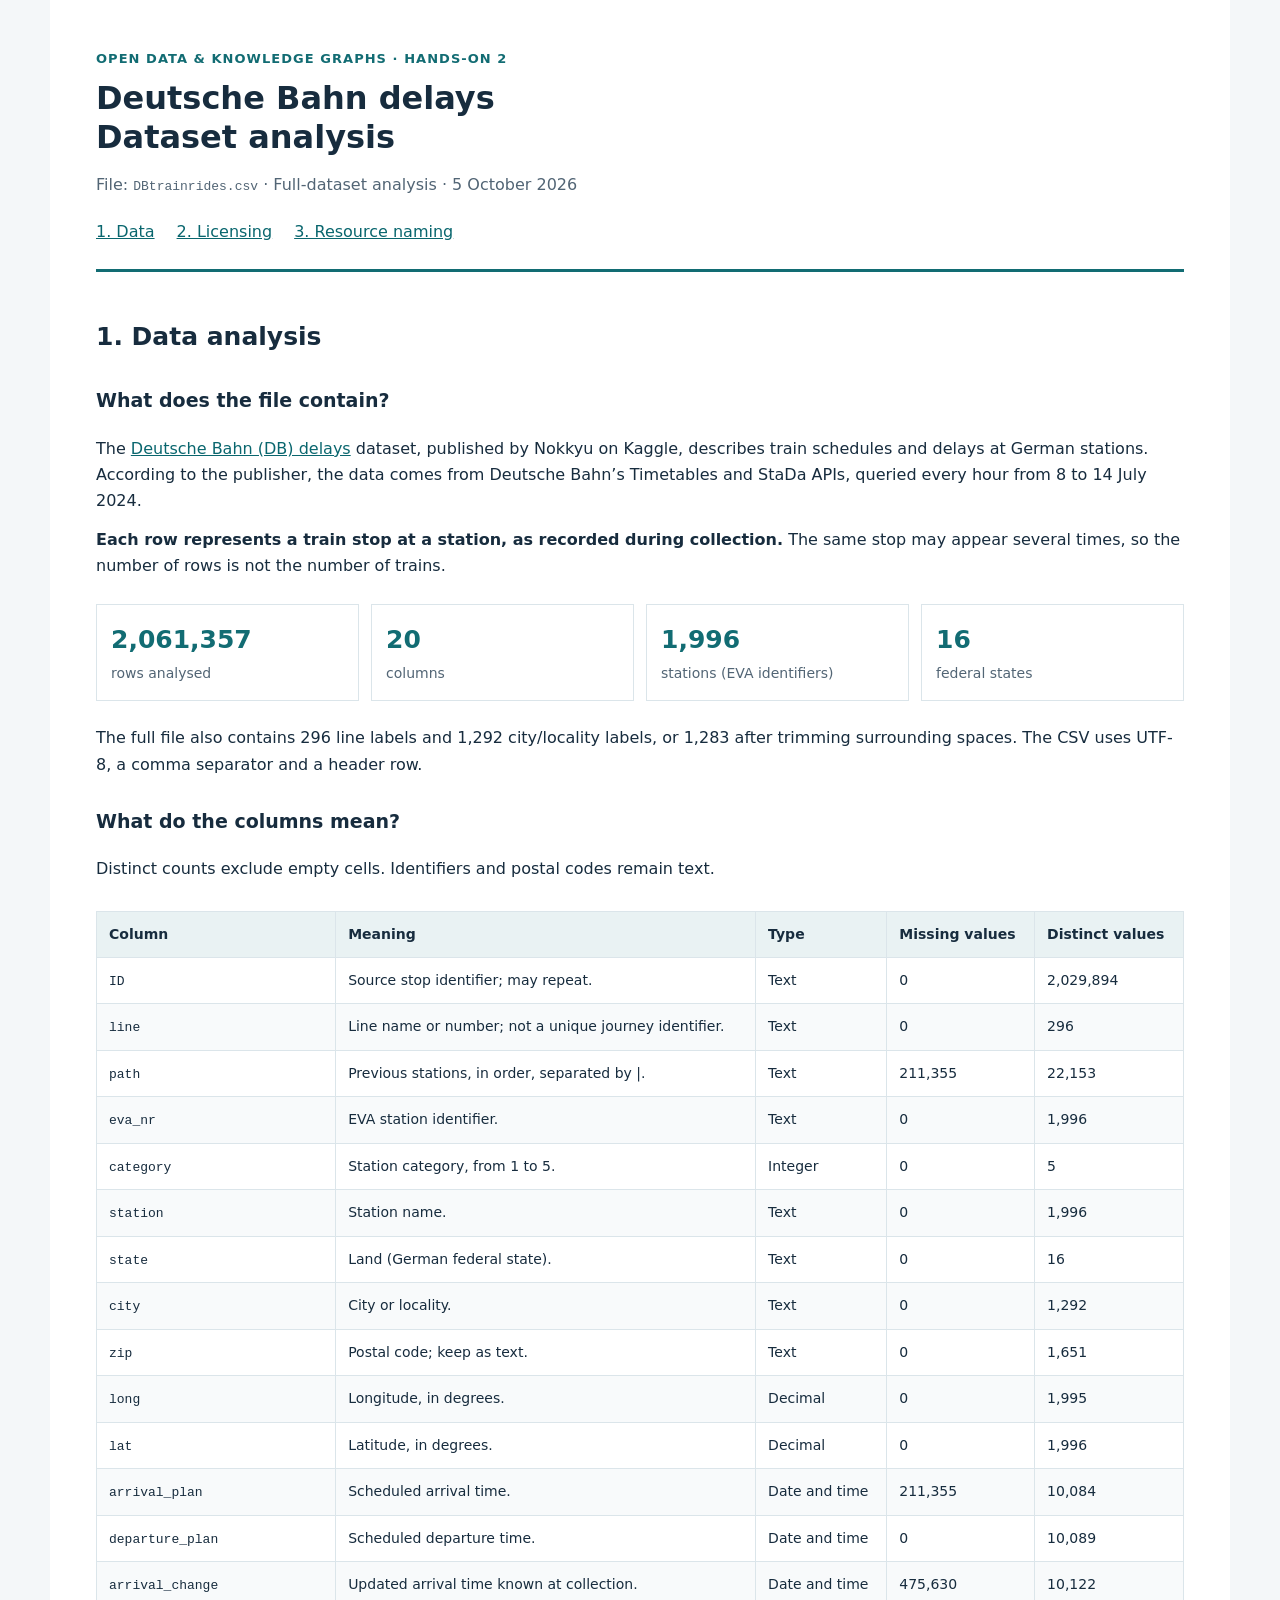
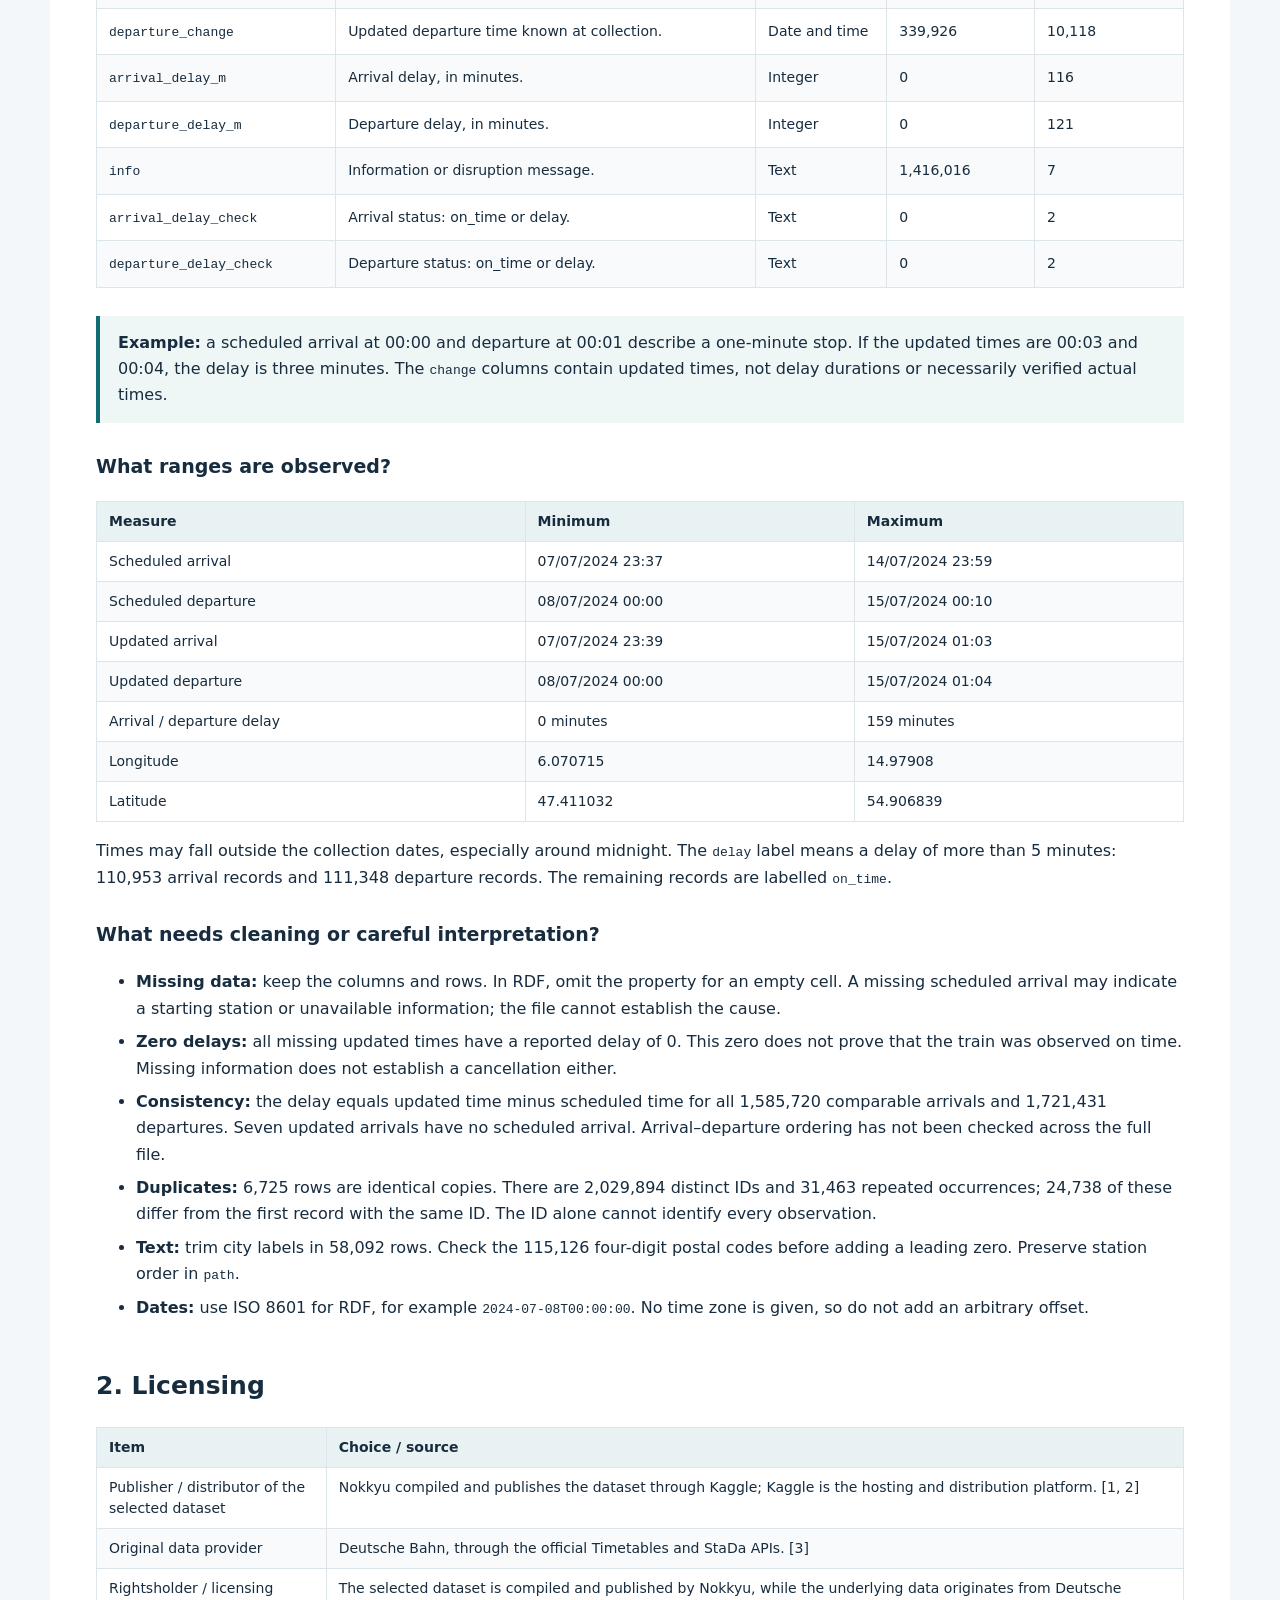
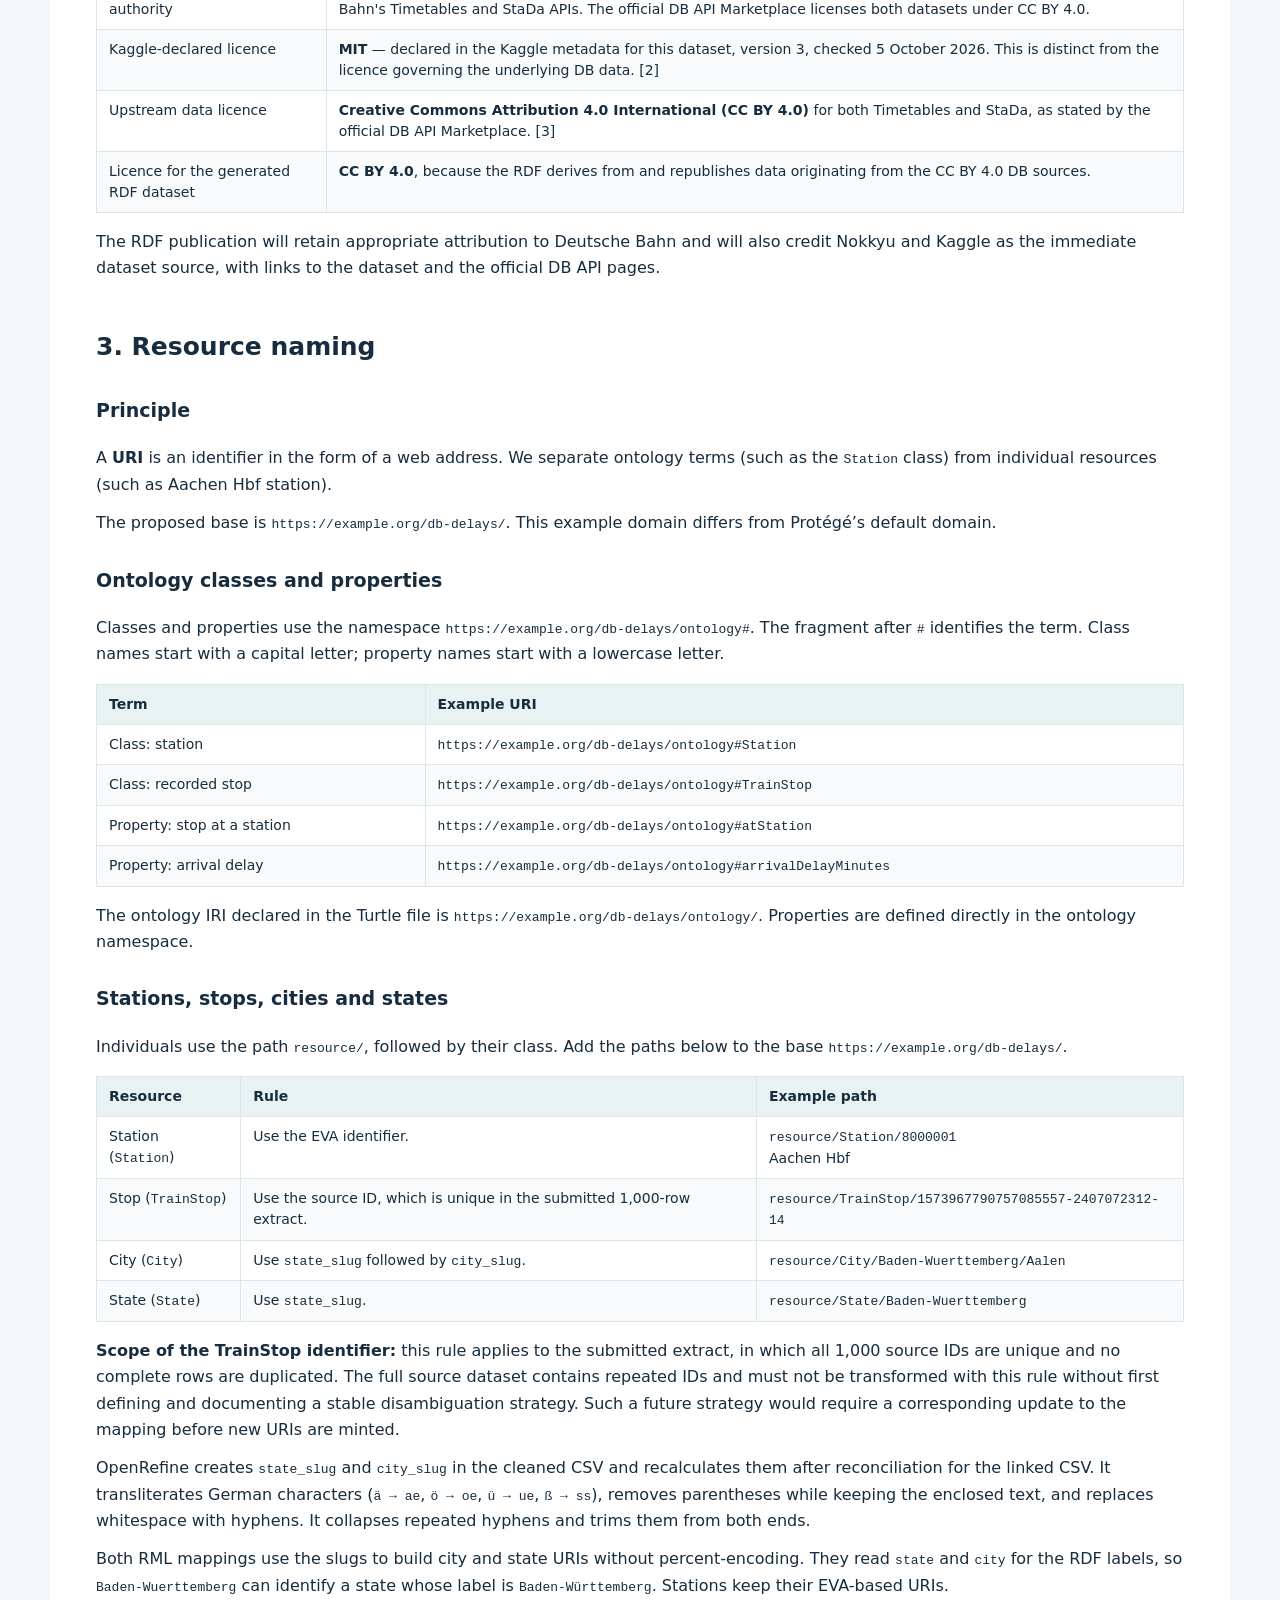
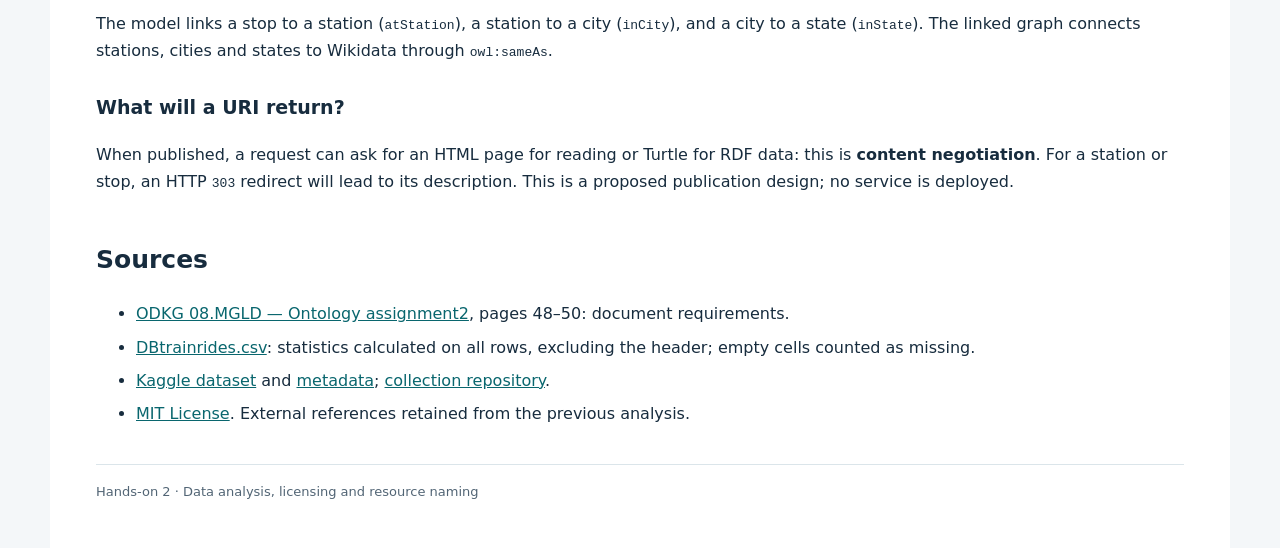
<file: HandsOn/Group07/analysis.html>
<!doctype html>
<html lang="en">
<head>
<meta charset="utf-8"><meta name="viewport" content="width=device-width, initial-scale=1">
<title>Deutsche Bahn delays — Dataset analysis</title>
<style>
:root{color-scheme:light;--ink:#172c3e;--muted:#526575;--accent:#126c73;--line:#dbe5ea}
*{box-sizing:border-box}body{margin:0;background:#f4f7f9;color:var(--ink);font:16px/1.65 system-ui,-apple-system,Segoe UI,sans-serif}main{max-width:1180px;margin:auto;background:white;padding:48px 46px 60px}header{border-bottom:3px solid var(--accent);padding-bottom:24px}h1{font-size:32px;line-height:1.2;margin:10px 0 16px}h2{font-size:25px;margin-top:44px}h3{font-size:19px;margin-top:28px}p{margin:12px 0}.eyebrow{font-size:13px;font-weight:700;color:var(--accent);letter-spacing:.08em;text-transform:uppercase}.meta{color:var(--muted)}a{color:#09666e}nav{display:flex;gap:22px;flex-wrap:wrap;margin-top:20px}table{border-collapse:collapse;width:100%;font-size:14px;line-height:1.5;margin:16px 0}th,td{text-align:left;padding:12px;border:1px solid var(--line);vertical-align:top}th{background:#e9f2f3}tbody tr:nth-child(even){background:#f8fafb}.scroll{overflow-x:auto}.schema{min-width:640px}.schema th:nth-child(1){width:22%}code{font:13px/1.5 ui-monospace,SFMono-Regular,Consolas,monospace;overflow-wrap:anywhere}pre{white-space:pre-wrap;background:#f0f5f7;border-left:3px solid var(--accent);padding:18px;overflow-wrap:anywhere}.note{background:#eef6f6;border-left:4px solid var(--accent);padding:14px 18px}.stats{display:grid;grid-template-columns:repeat(4,1fr);gap:12px;margin:24px 0}.stat{border:1px solid var(--line);padding:14px}.stat strong{display:block;font-size:25px;color:var(--accent)}.stat span{font-size:14px;color:var(--muted)}li{margin:7px 0}footer{border-top:1px solid var(--line);margin-top:36px;padding-top:16px;font-size:13px;color:var(--muted)}
@media(max-width:700px){main{padding:26px 18px}h1{font-size:26px}.stats{grid-template-columns:repeat(2,1fr)}}@media print{body{background:white}main{max-width:none;padding:0;font-size:11px}h2{page-break-after:avoid}tr{break-inside:avoid}.scroll{overflow:visible}.schema{min-width:0;font-size:9px}th,td{padding:5px}nav{display:none}a{color:inherit}}
.compact td,.compact th{padding:9px 12px}
</style>
</head>
<body><main>
<header>
<div class="eyebrow">Open Data &amp; Knowledge Graphs · Hands-on 2</div>
<h1>Deutsche Bahn delays<br>Dataset analysis</h1>
<p class="meta">File: <code>DBtrainrides.csv</code> · Full-dataset analysis · 5 October 2026</p>
<nav aria-label="Contents"><a href="#data">1. Data</a><a href="#licensing">2. Licensing</a><a href="#naming">3. Resource naming</a></nav>
</header>

<section id="data">
<h2>1. Data analysis</h2>
<h3>What does the file contain?</h3>
<p>The <a href="https://www.kaggle.com/datasets/nokkyu/deutsche-bahn-db-delays/data">Deutsche Bahn (DB) delays</a> dataset, published by Nokkyu on Kaggle, describes train schedules and delays at German stations. According to the publisher, the data comes from Deutsche Bahn’s Timetables and StaDa APIs, queried every hour from 8 to 14 July 2024.</p>
<p><strong>Each row represents a train stop at a station, as recorded during collection.</strong> The same stop may appear several times, so the number of rows is not the number of trains.</p>
<div class="stats">
<div class="stat"><strong>2,061,357</strong><span>rows analysed</span></div>
<div class="stat"><strong>20</strong><span>columns</span></div>
<div class="stat"><strong>1,996</strong><span>stations (EVA identifiers)</span></div>
<div class="stat"><strong>16</strong><span>federal states</span></div>
</div>
<p>The full file also contains 296 line labels and 1,292 city/locality labels, or 1,283 after trimming surrounding spaces. The CSV uses UTF-8, a comma separator and a header row.</p>

<h3>What do the columns mean?</h3>
<p>Distinct counts exclude empty cells. Identifiers and postal codes remain text.</p>
<div class="scroll"><table class="schema"><thead><tr><th>Column</th><th>Meaning</th><th>Type</th><th>Missing values</th><th>Distinct values</th></tr></thead><tbody>
<tr><td><code>ID</code></td><td>Source stop identifier; may repeat.</td><td>Text</td><td>0</td><td>2,029,894</td></tr>
<tr><td><code>line</code></td><td>Line name or number; not a unique journey identifier.</td><td>Text</td><td>0</td><td>296</td></tr>
<tr><td><code>path</code></td><td>Previous stations, in order, separated by |.</td><td>Text</td><td>211,355</td><td>22,153</td></tr>
<tr><td><code>eva_nr</code></td><td>EVA station identifier.</td><td>Text</td><td>0</td><td>1,996</td></tr>
<tr><td><code>category</code></td><td>Station category, from 1 to 5.</td><td>Integer</td><td>0</td><td>5</td></tr>
<tr><td><code>station</code></td><td>Station name.</td><td>Text</td><td>0</td><td>1,996</td></tr>
<tr><td><code>state</code></td><td>Land (German federal state).</td><td>Text</td><td>0</td><td>16</td></tr>
<tr><td><code>city</code></td><td>City or locality.</td><td>Text</td><td>0</td><td>1,292</td></tr>
<tr><td><code>zip</code></td><td>Postal code; keep as text.</td><td>Text</td><td>0</td><td>1,651</td></tr>
<tr><td><code>long</code></td><td>Longitude, in degrees.</td><td>Decimal</td><td>0</td><td>1,995</td></tr>
<tr><td><code>lat</code></td><td>Latitude, in degrees.</td><td>Decimal</td><td>0</td><td>1,996</td></tr>
<tr><td><code>arrival_plan</code></td><td>Scheduled arrival time.</td><td>Date and time</td><td>211,355</td><td>10,084</td></tr>
<tr><td><code>departure_plan</code></td><td>Scheduled departure time.</td><td>Date and time</td><td>0</td><td>10,089</td></tr>
<tr><td><code>arrival_change</code></td><td>Updated arrival time known at collection.</td><td>Date and time</td><td>475,630</td><td>10,122</td></tr>
<tr><td><code>departure_change</code></td><td>Updated departure time known at collection.</td><td>Date and time</td><td>339,926</td><td>10,118</td></tr>
<tr><td><code>arrival_delay_m</code></td><td>Arrival delay, in minutes.</td><td>Integer</td><td>0</td><td>116</td></tr>
<tr><td><code>departure_delay_m</code></td><td>Departure delay, in minutes.</td><td>Integer</td><td>0</td><td>121</td></tr>
<tr><td><code>info</code></td><td>Information or disruption message.</td><td>Text</td><td>1,416,016</td><td>7</td></tr>
<tr><td><code>arrival_delay_check</code></td><td>Arrival status: on_time or delay.</td><td>Text</td><td>0</td><td>2</td></tr>
<tr><td><code>departure_delay_check</code></td><td>Departure status: on_time or delay.</td><td>Text</td><td>0</td><td>2</td></tr>
</tbody></table></div>
<p class="note"><strong>Example:</strong> a scheduled arrival at 00:00 and departure at 00:01 describe a one-minute stop. If the updated times are 00:03 and 00:04, the delay is three minutes. The <code>change</code> columns contain updated times, not delay durations or necessarily verified actual times.</p>

<h3>What ranges are observed?</h3>
<table class="compact"><thead><tr><th>Measure</th><th>Minimum</th><th>Maximum</th></tr></thead><tbody>
<tr><td>Scheduled arrival</td><td>07/07/2024 23:37</td><td>14/07/2024 23:59</td></tr>
<tr><td>Scheduled departure</td><td>08/07/2024 00:00</td><td>15/07/2024 00:10</td></tr>
<tr><td>Updated arrival</td><td>07/07/2024 23:39</td><td>15/07/2024 01:03</td></tr>
<tr><td>Updated departure</td><td>08/07/2024 00:00</td><td>15/07/2024 01:04</td></tr>
<tr><td>Arrival / departure delay</td><td>0 minutes</td><td>159 minutes</td></tr>
<tr><td>Longitude</td><td>6.070715</td><td>14.97908</td></tr>
<tr><td>Latitude</td><td>47.411032</td><td>54.906839</td></tr>
</tbody></table>
<p>Times may fall outside the collection dates, especially around midnight. The <code>delay</code> label means a delay of more than 5 minutes: 110,953 arrival records and 111,348 departure records. The remaining records are labelled <code>on_time</code>.</p>

<h3>What needs cleaning or careful interpretation?</h3>
<ul>
<li><strong>Missing data:</strong> keep the columns and rows. In RDF, omit the property for an empty cell. A missing scheduled arrival may indicate a starting station or unavailable information; the file cannot establish the cause.</li>
<li><strong>Zero delays:</strong> all missing updated times have a reported delay of 0. This zero does not prove that the train was observed on time. Missing information does not establish a cancellation either.</li>
<li><strong>Consistency:</strong> the delay equals updated time minus scheduled time for all 1,585,720 comparable arrivals and 1,721,431 departures. Seven updated arrivals have no scheduled arrival. Arrival–departure ordering has not been checked across the full file.</li>
<li><strong>Duplicates:</strong> 6,725 rows are identical copies. There are 2,029,894 distinct IDs and 31,463 repeated occurrences; 24,738 of these differ from the first record with the same ID. The ID alone cannot identify every observation.</li>
<li><strong>Text:</strong> trim city labels in 58,092 rows. Check the 115,126 four-digit postal codes before adding a leading zero. Preserve station order in <code>path</code>.</li>
<li><strong>Dates:</strong> use ISO 8601 for RDF, for example <code>2024-07-08T00:00:00</code>. No time zone is given, so do not add an arbitrary offset.</li>
</ul>
</section>

<section id="licensing">
<h2>2. Licensing</h2>
<table class="compact"><thead><tr><th>Item</th><th>Choice / source</th></tr></thead><tbody>
<tr><td>Publisher / distributor of the selected dataset</td><td>Nokkyu compiled and publishes the dataset through Kaggle; Kaggle is the hosting and distribution platform. [1, 2]</td></tr>
<tr><td>Original data provider</td><td>Deutsche Bahn, through the official Timetables and StaDa APIs. [3]</td></tr>
<tr><td>Rightsholder / licensing authority</td><td>The selected dataset is compiled and published by Nokkyu, while the underlying data originates from Deutsche Bahn's Timetables and StaDa APIs. The official DB API Marketplace licenses both datasets under CC BY 4.0.</td></tr>
<tr><td>Kaggle-declared licence</td><td><strong>MIT</strong> — declared in the Kaggle metadata for this dataset, version 3, checked 5 October 2026. This is distinct from the licence governing the underlying DB data. [2]</td></tr>
<tr><td>Upstream data licence</td><td><strong>Creative Commons Attribution 4.0 International (CC BY 4.0)</strong> for both Timetables and StaDa, as stated by the official DB API Marketplace. [3]</td></tr>
<tr><td>Licence for the generated RDF dataset</td><td><strong>CC BY 4.0</strong>, because the RDF derives from and republishes data originating from the CC BY 4.0 DB sources.</td></tr>
</tbody></table>
<p>The RDF publication will retain appropriate attribution to Deutsche Bahn and will also credit Nokkyu and Kaggle as the immediate dataset source, with links to the dataset and the official DB API pages.</p>
</section>

<section id="naming">
<h2>3. Resource naming</h2>
<h3>Principle</h3>
<p>A <strong>URI</strong> is an identifier in the form of a web address. We separate ontology terms (such as the <code>Station</code> class) from individual resources (such as Aachen Hbf station).</p>
<p>The proposed base is <code>https://example.org/db-delays/</code>. This example domain differs from Protégé’s default domain.</p>

<h3>Ontology classes and properties</h3>
<p>Classes and properties use the namespace <code>https://example.org/db-delays/ontology#</code>. The fragment after <code>#</code> identifies the term. Class names start with a capital letter; property names start with a lowercase letter.</p>
<table class="compact"><thead><tr><th>Term</th><th>Example URI</th></tr></thead><tbody>
<tr><td>Class: station</td><td><code>https://example.org/db-delays/ontology#Station</code></td></tr>
<tr><td>Class: recorded stop</td><td><code>https://example.org/db-delays/ontology#TrainStop</code></td></tr>
<tr><td>Property: stop at a station</td><td><code>https://example.org/db-delays/ontology#atStation</code></td></tr>
<tr><td>Property: arrival delay</td><td><code>https://example.org/db-delays/ontology#arrivalDelayMinutes</code></td></tr>
</tbody></table>
<p>The ontology IRI declared in the Turtle file is <code>https://example.org/db-delays/ontology/</code>. Properties are defined directly in the ontology namespace.</p>

<h3>Stations, stops, cities and states</h3>
<p>Individuals use the path <code>resource/</code>, followed by their class. Add the paths below to the base <code>https://example.org/db-delays/</code>.</p>
<table class="compact"><thead><tr><th>Resource</th><th>Rule</th><th>Example path</th></tr></thead><tbody>
<tr><td>Station (<code>Station</code>)</td><td>Use the EVA identifier.</td><td><code>resource/Station/8000001</code><br>Aachen Hbf</td></tr>
<tr><td>Stop (<code>TrainStop</code>)</td><td>Use the source ID, which is unique in the submitted 1,000-row extract.</td><td><code>resource/TrainStop/1573967790757085557-2407072312-14</code></td></tr>
<tr><td>City (<code>City</code>)</td><td>Use <code>state_slug</code> followed by <code>city_slug</code>.</td><td><code>resource/City/Baden-Wuerttemberg/Aalen</code></td></tr>
<tr><td>State (<code>State</code>)</td><td>Use <code>state_slug</code>.</td><td><code>resource/State/Baden-Wuerttemberg</code></td></tr>
</tbody></table>
<p><strong>Scope of the TrainStop identifier:</strong> this rule applies to the submitted extract, in which all 1,000 source IDs are unique and no complete rows are duplicated. The full source dataset contains repeated IDs and must not be transformed with this rule without first defining and documenting a stable disambiguation strategy. Such a future strategy would require a corresponding update to the mapping before new URIs are minted.</p>
<p>OpenRefine creates <code>state_slug</code> and <code>city_slug</code> in the cleaned CSV and recalculates them after reconciliation for the linked CSV. It transliterates German characters (<code>ä → ae</code>, <code>ö → oe</code>, <code>ü → ue</code>, <code>ß → ss</code>), removes parentheses while keeping the enclosed text, and replaces whitespace with hyphens. It collapses repeated hyphens and trims them from both ends.</p>
<p>Both RML mappings use the slugs to build city and state URIs without percent-encoding. They read <code>state</code> and <code>city</code> for the RDF labels, so <code>Baden-Wuerttemberg</code> can identify a state whose label is <code>Baden-Württemberg</code>. Stations keep their EVA-based URIs.</p>
<p>The model links a stop to a station (<code>atStation</code>), a station to a city (<code>inCity</code>), and a city to a state (<code>inState</code>). The linked graph connects stations, cities and states to Wikidata through <code>owl:sameAs</code>.</p>

<h3>What will a URI return?</h3>
<p>When published, a request can ask for an HTML page for reading or Turtle for RDF data: this is <strong>content negotiation</strong>. For a station or stop, an HTTP <code>303</code> redirect will lead to its description. This is a proposed publication design; no service is deployed.</p>
</section>

<section id="references">
<h2>Sources</h2>
<ul>
<li><a href="ODKG%2008.MGLD%20-%20Ontology%20assignment2.pdf">ODKG 08.MGLD — Ontology assignment2</a>, pages 48–50: document requirements.</li>
<li><a href="DBtrainrides.csv">DBtrainrides.csv</a>: statistics calculated on all rows, excluding the header; empty cells counted as missing.</li>
<li><a href="https://www.kaggle.com/datasets/nokkyu/deutsche-bahn-db-delays/data">Kaggle dataset</a> and <a href="https://www.kaggle.com/api/v1/datasets/view/nokkyu/deutsche-bahn-db-delays">metadata</a>; <a href="https://github.com/Nokkyuu/Fantastic_trains_and_when_to_find_them">collection repository</a>.</li>
<li><a href="https://opensource.org/license/mit">MIT License</a>. External references retained from the previous analysis.</li>
</ul>
</section>
<footer>Hands-on 2 · Data analysis, licensing and resource naming</footer>
</main></body></html>
</file>
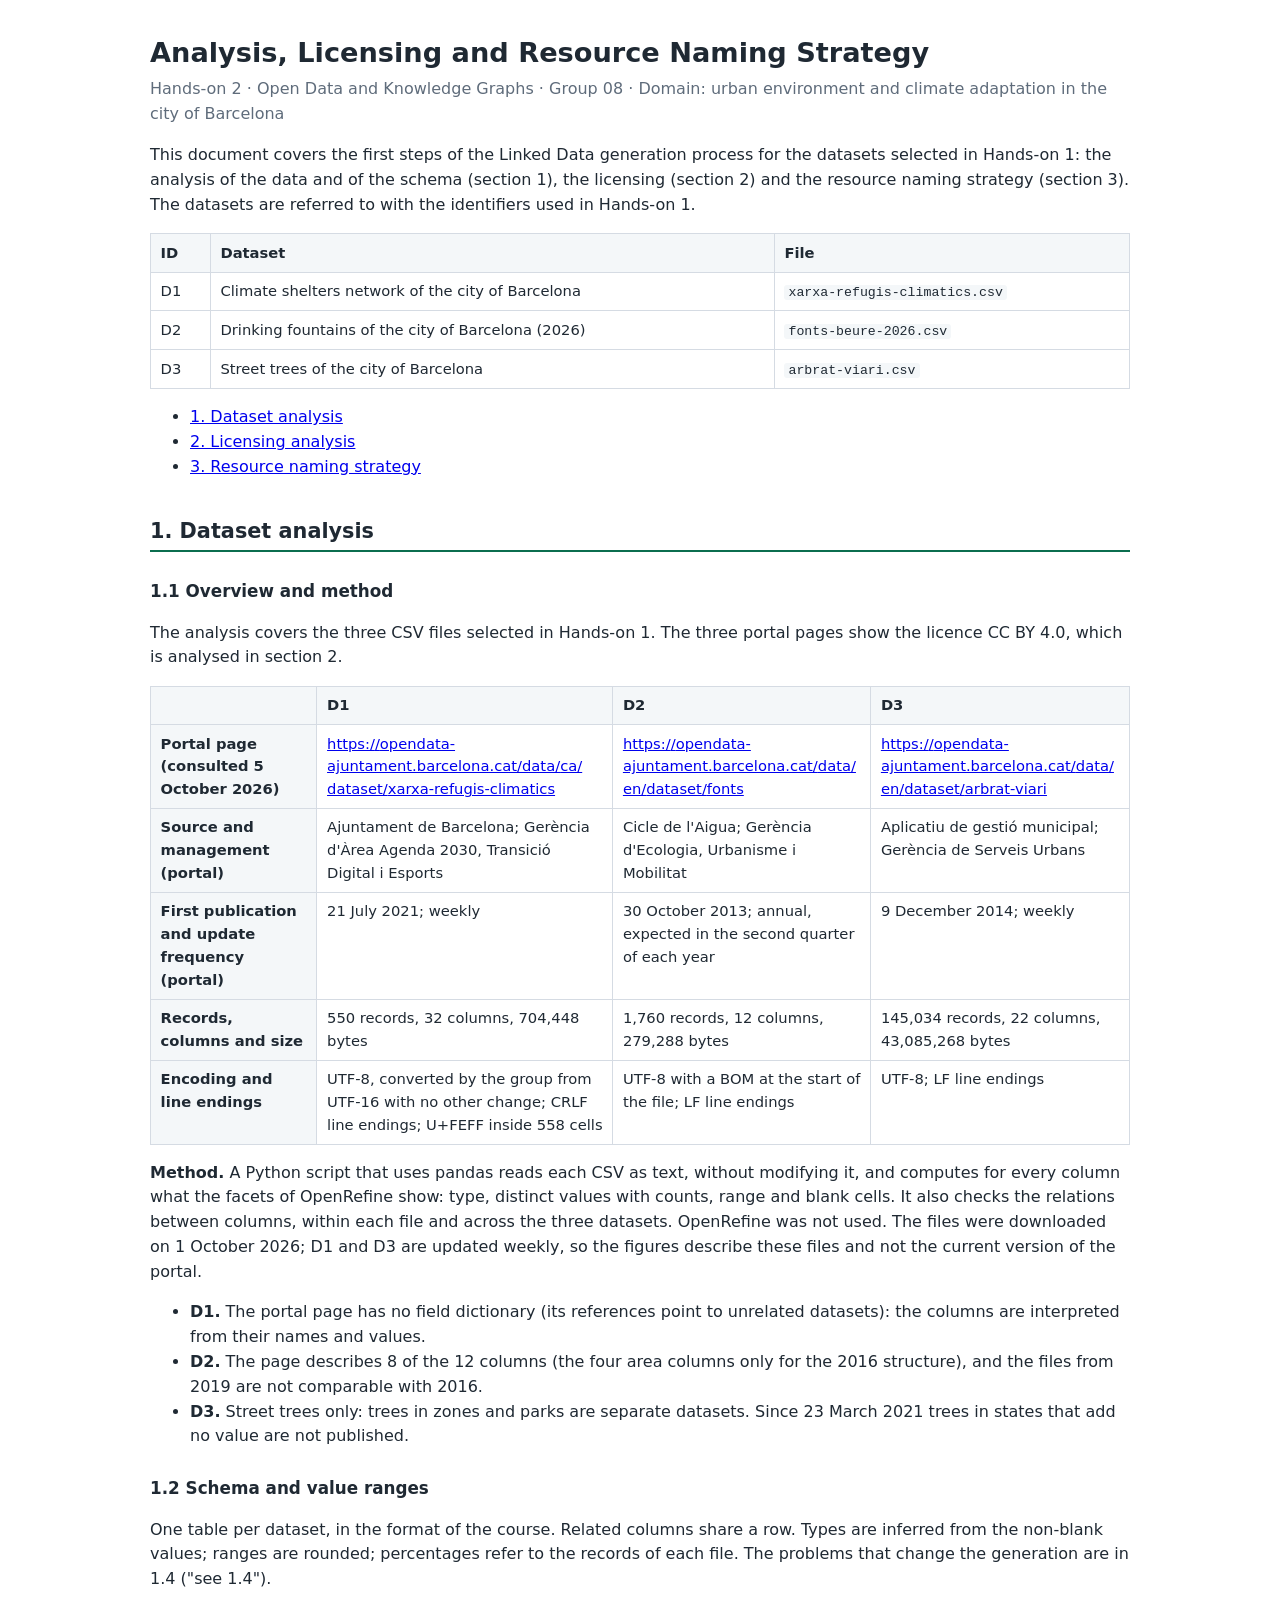
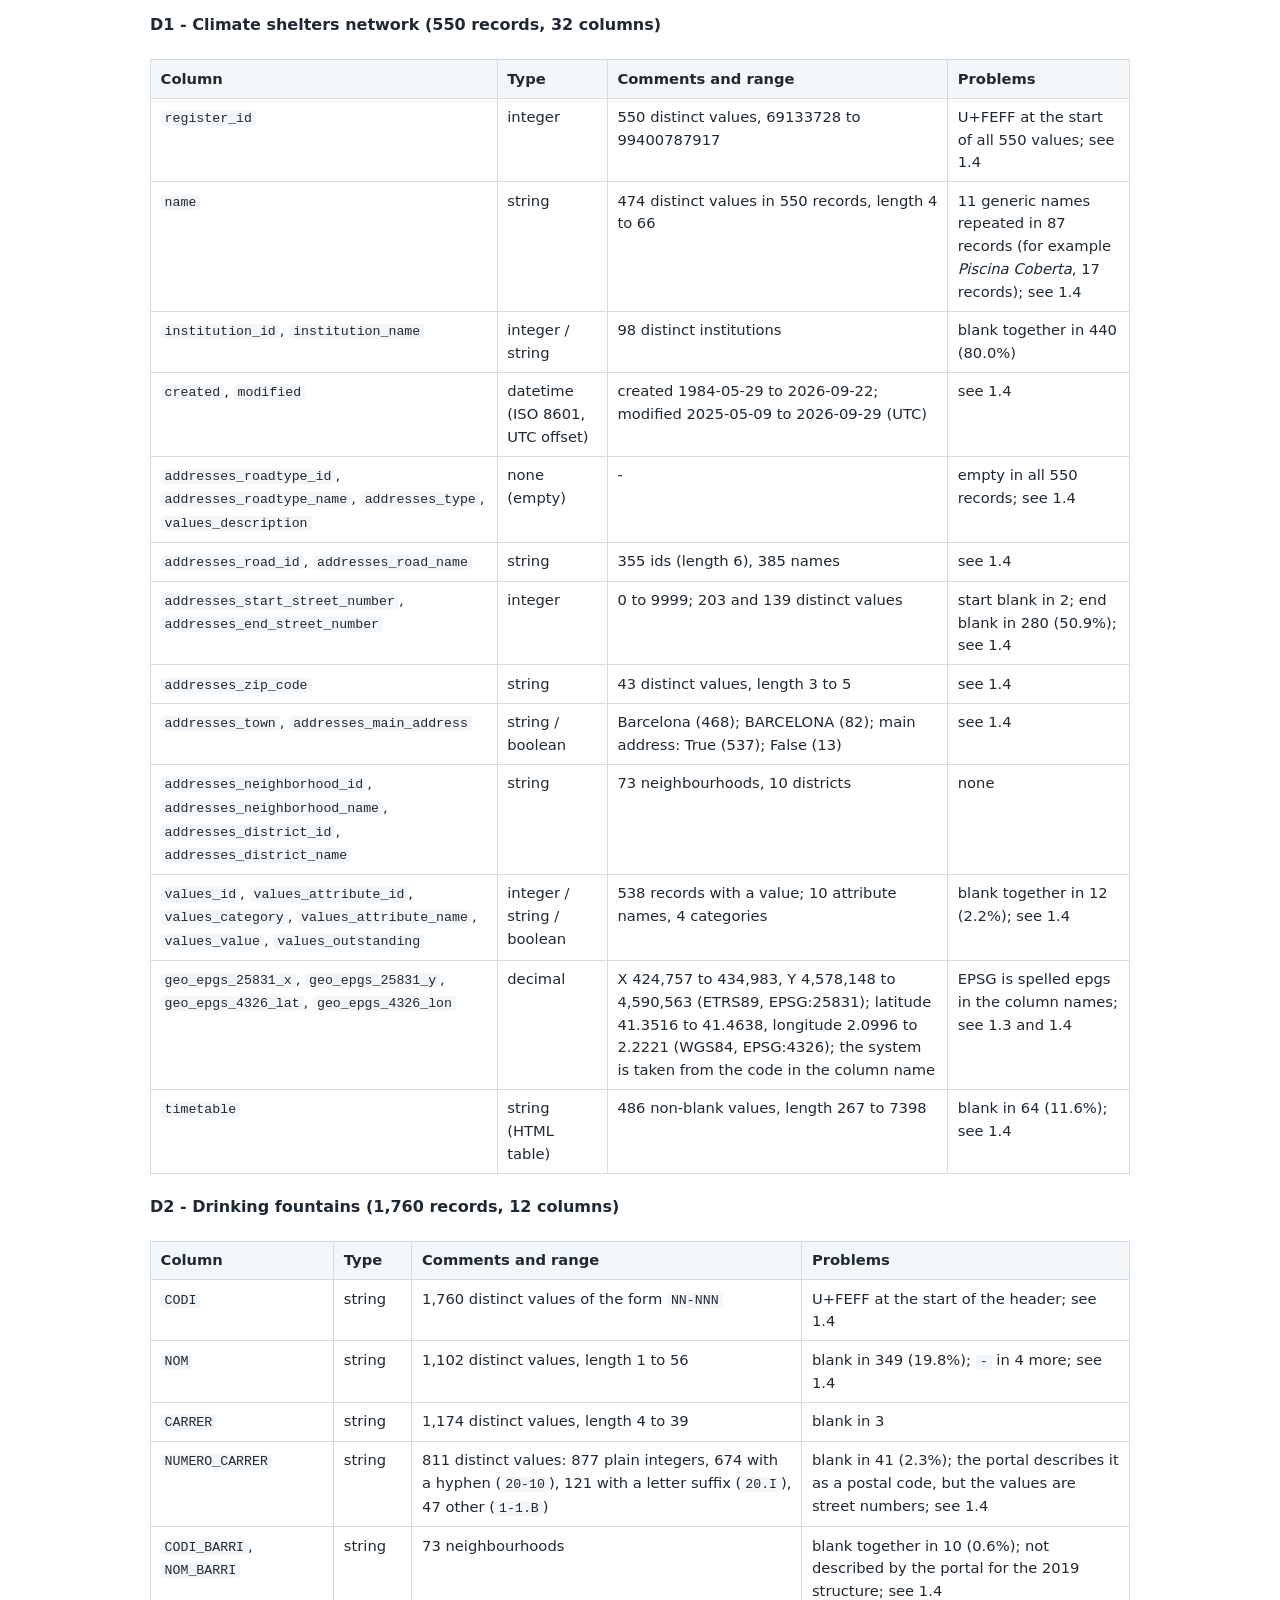
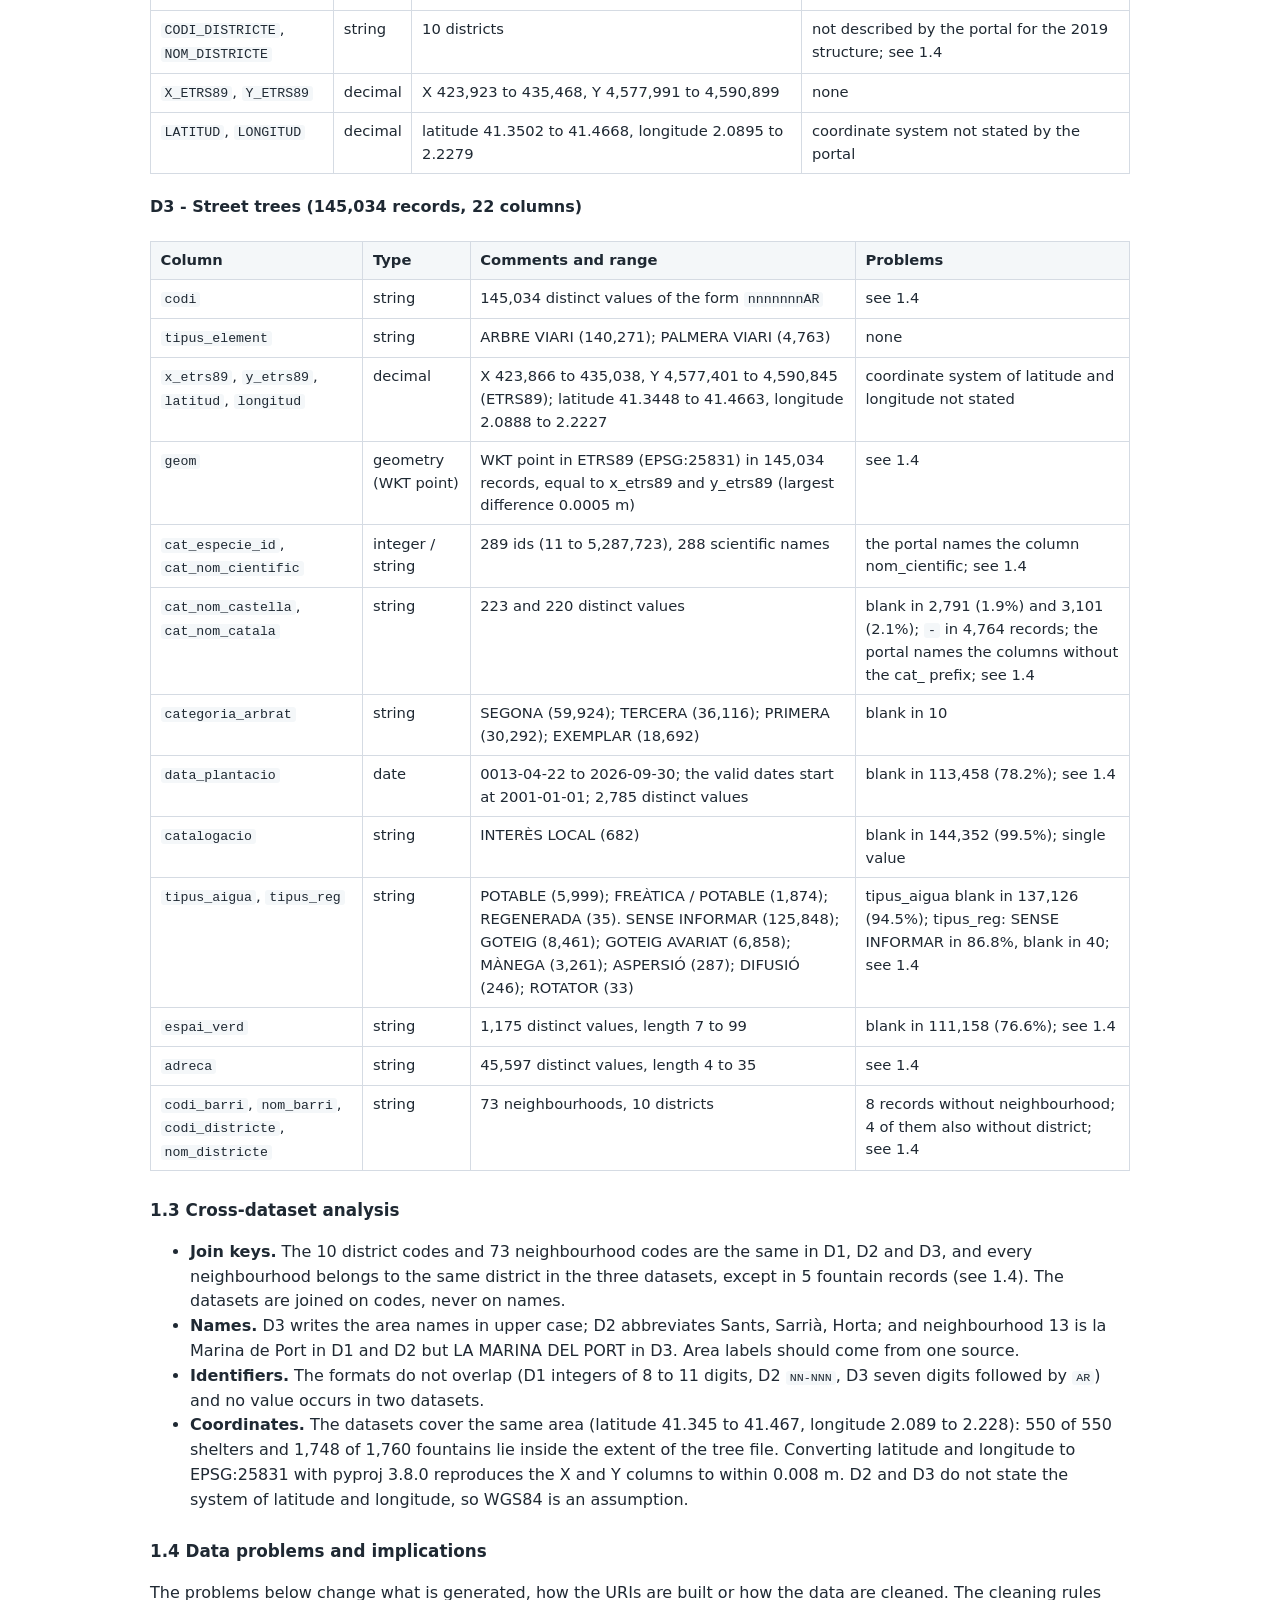
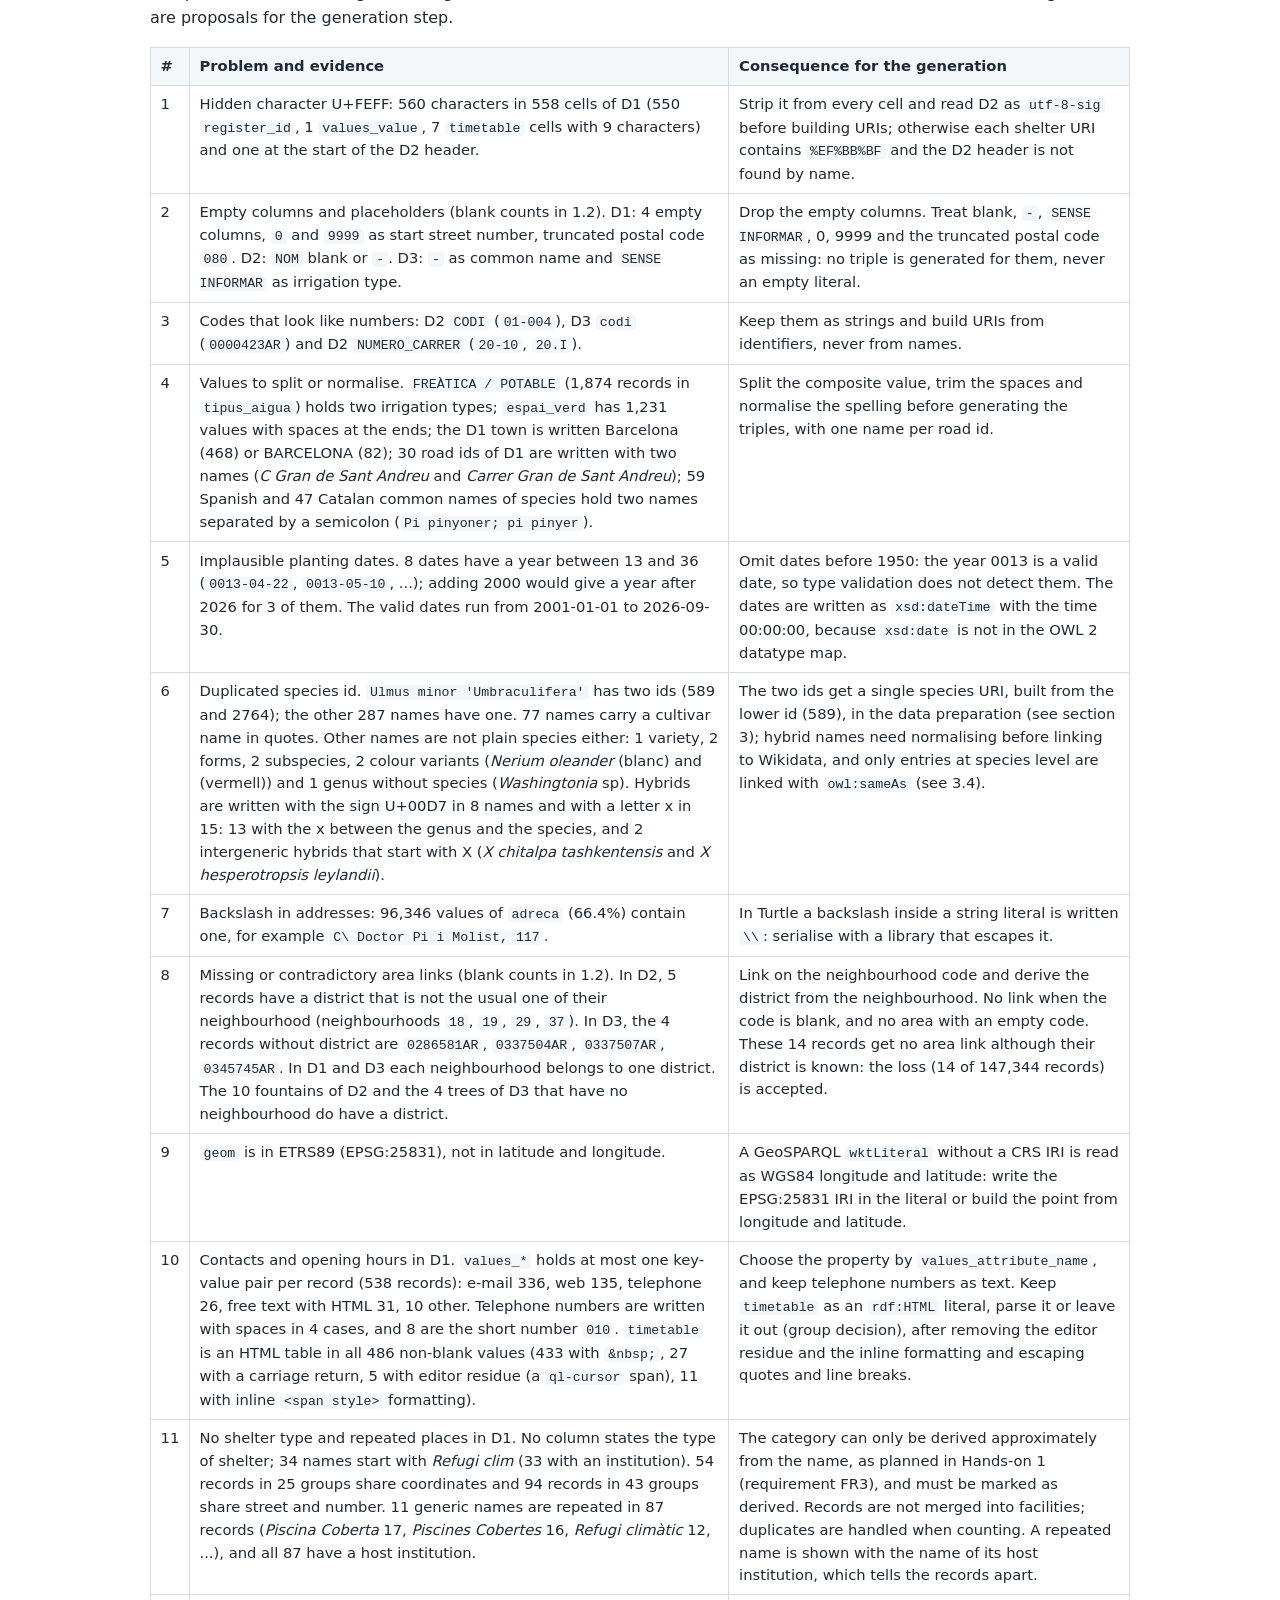
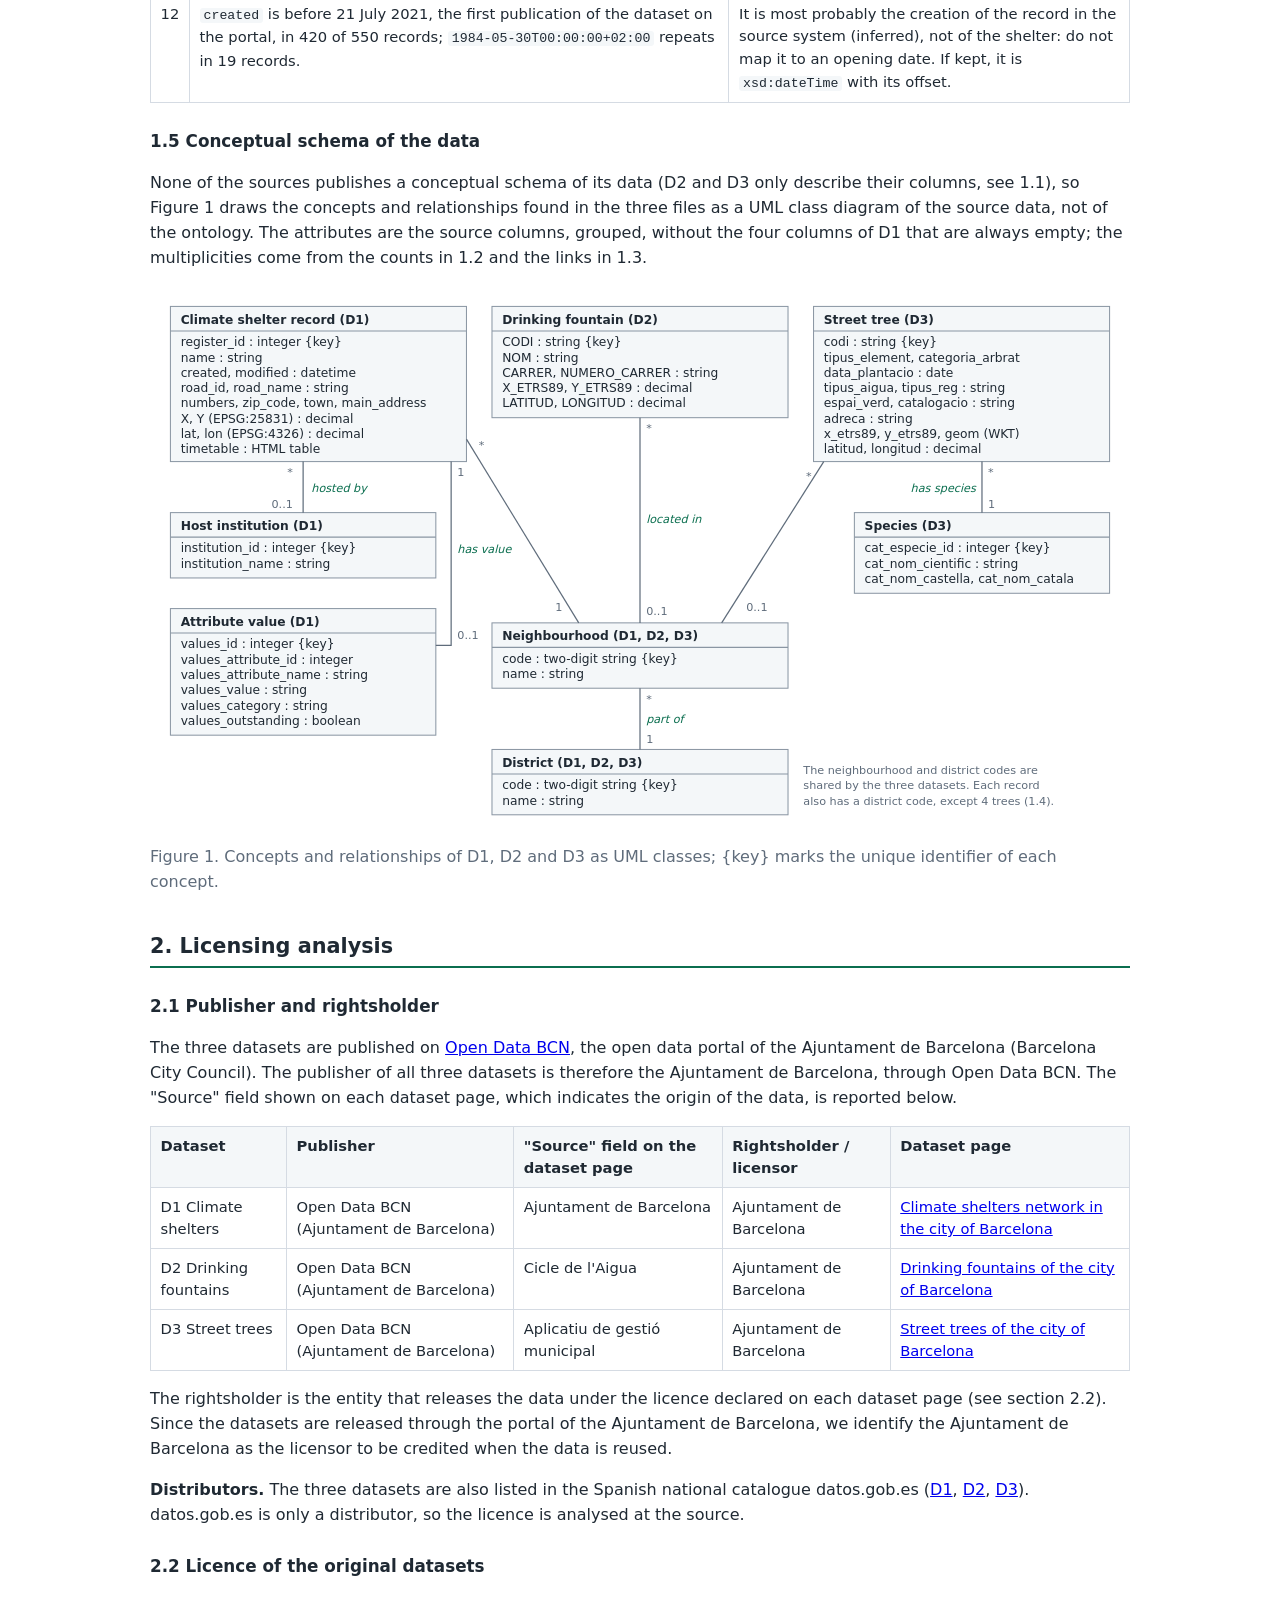
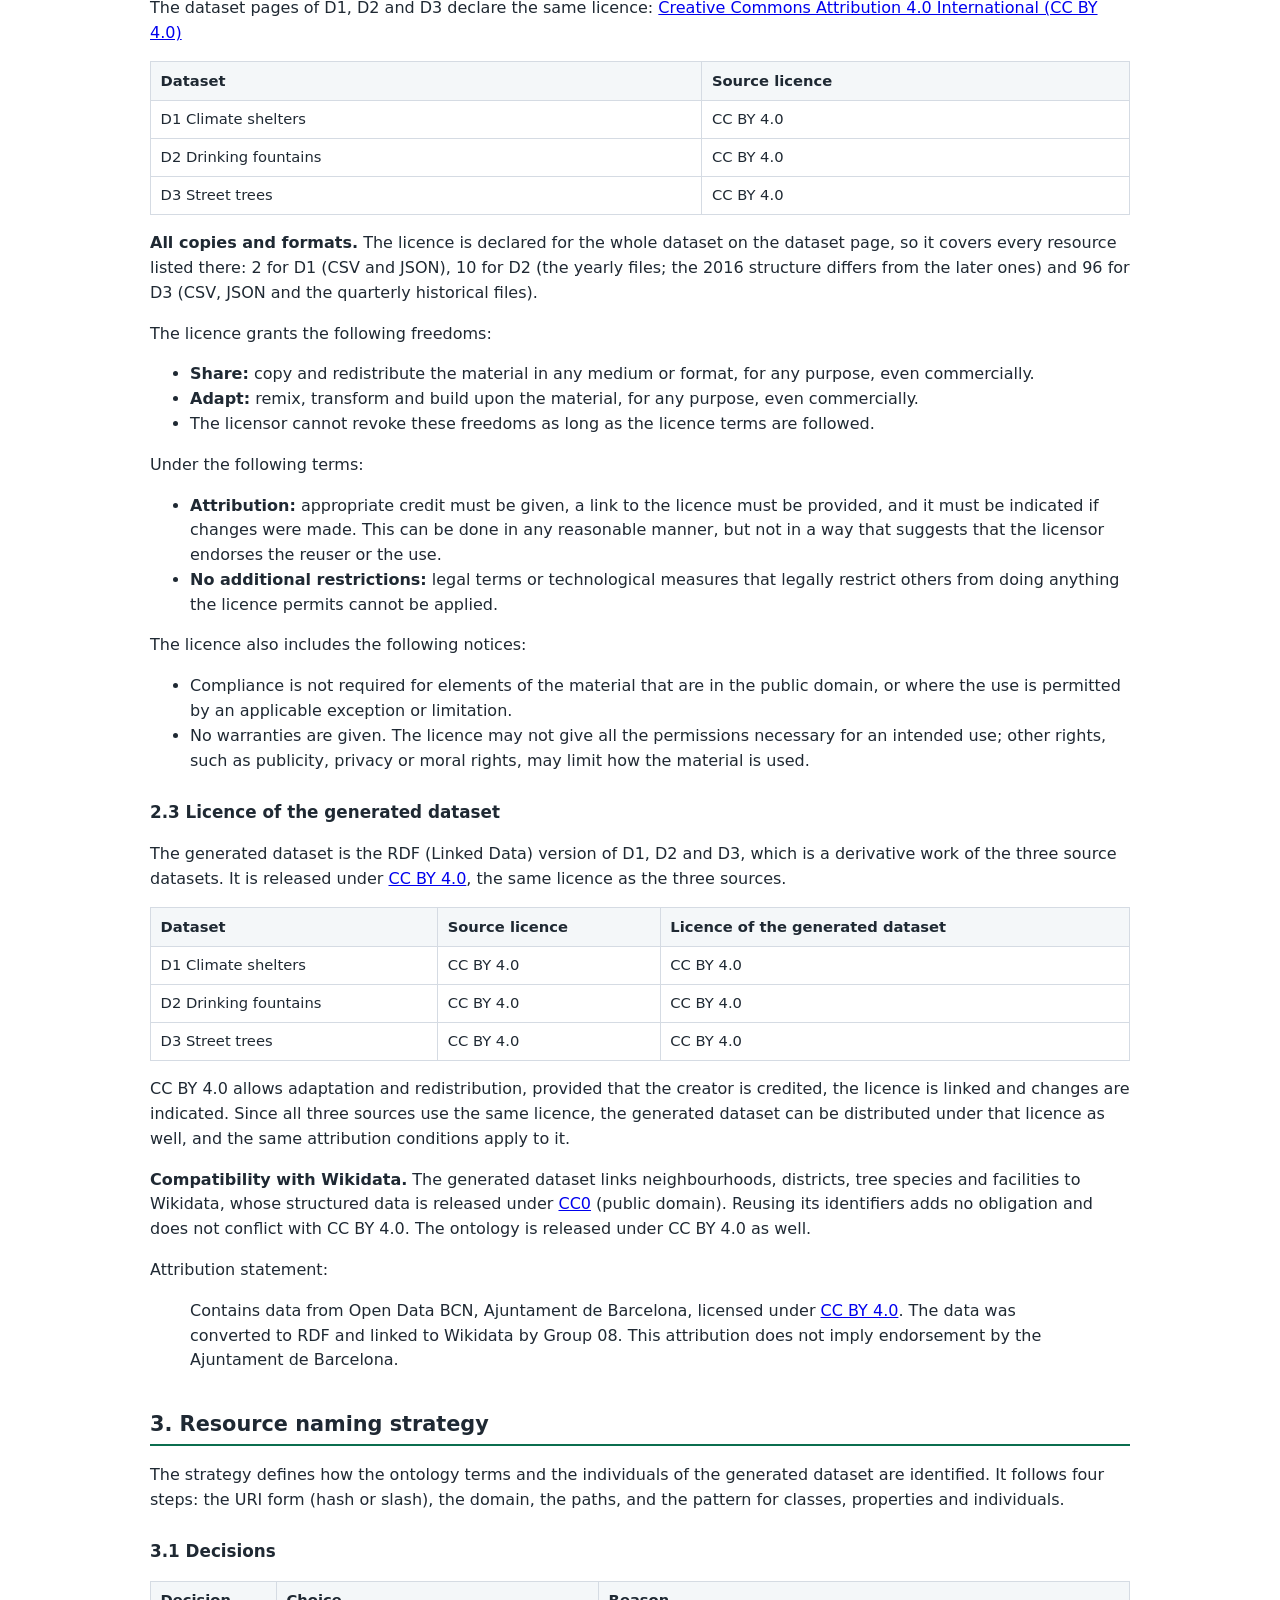
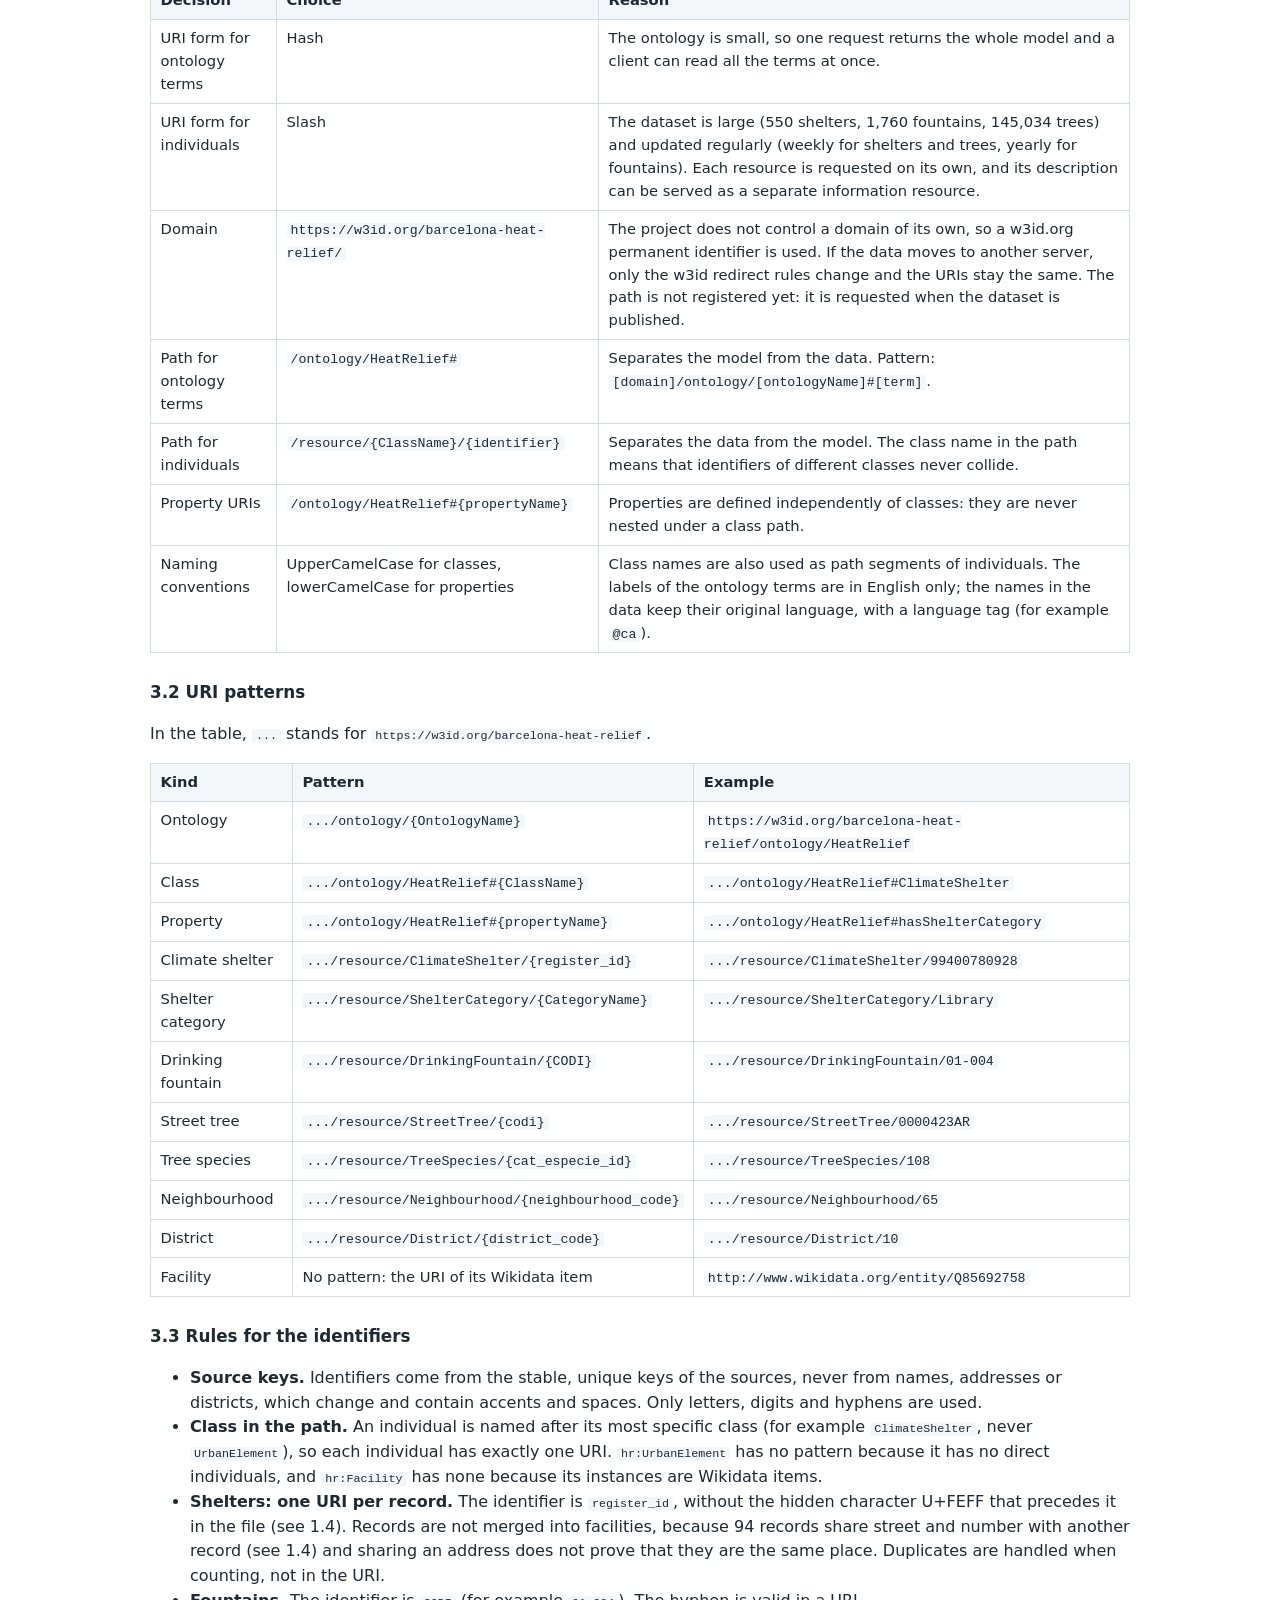
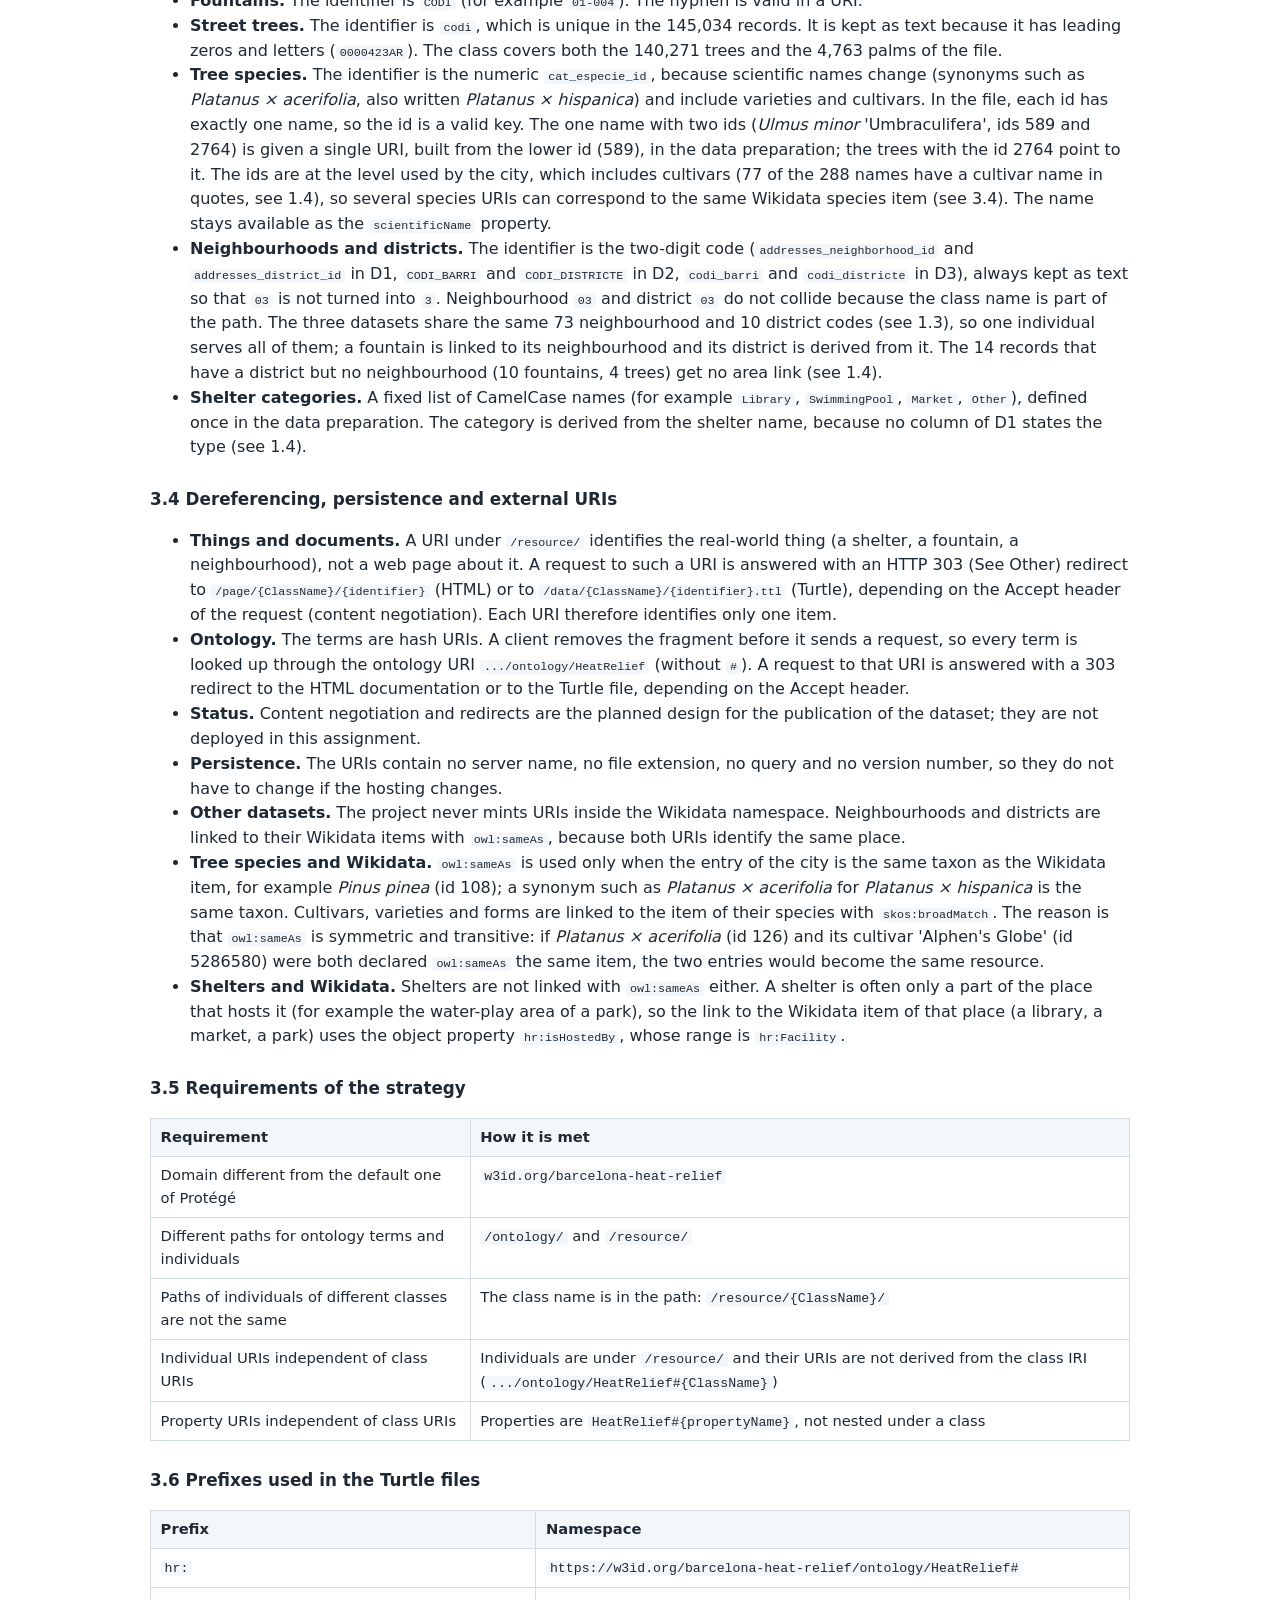
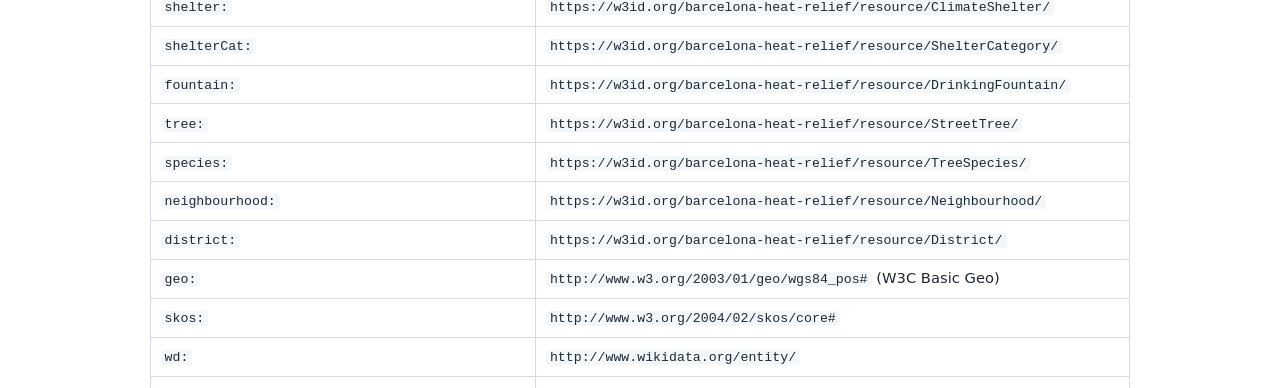
<file: HandsOn/Group08/analysis.html>
<!DOCTYPE html>
<html lang="en">
<head>
<meta charset="utf-8">
<meta name="viewport" content="width=device-width, initial-scale=1">
<title>Analysis - Barcelona Heat Relief</title>
<style>
  :root { --fg:#1f2933; --muted:#5f6c7b; --line:#d5dbe3; --soft:#f4f7f9; --accent:#0b6e4f; --warn:#fff3cd; }
  body { font-family: system-ui, -apple-system, "Segoe UI", Roboto, sans-serif; color: var(--fg); max-width: 980px; margin: 2rem auto; padding: 0 1rem; line-height: 1.55; }
  h1 { font-size: 1.7rem; margin-bottom: .2rem; }
  h2 { font-size: 1.3rem; margin-top: 2.2rem; border-bottom: 2px solid var(--accent); padding-bottom: .2rem; }
  h3 { font-size: 1.05rem; margin-top: 1.6rem; }
  .sub { color: var(--muted); margin-top: 0; }
  table { border-collapse: collapse; width: 100%; margin: 1rem 0; }
  th, td { border: 1px solid var(--line); padding: .45rem .6rem; text-align: left; vertical-align: top; font-size: .92rem; }
  th { background: var(--soft); }
  code { background: var(--soft); padding: 0 .25rem; border-radius: 3px; font-size: .9em; }
  .todo { background: var(--warn); padding: 0 .25rem; border-radius: 3px; }
  .ok { color: var(--accent); font-weight: 600; }
</style>
</head>
<body>

<h1>Analysis, Licensing and Resource Naming Strategy</h1>
<p class="sub">Hands-on 2 &middot; Open Data and Knowledge Graphs &middot; Group 08 &middot; Domain: urban environment and climate adaptation in the city of Barcelona</p>

<p>This document covers the first steps of the Linked Data generation process for the datasets selected in Hands-on 1: the analysis of the data and of the schema (section 1), the licensing (section 2) and the resource naming strategy (section 3). The datasets are referred to with the identifiers used in Hands-on 1.</p>

<table>
  <tr><th>ID</th><th>Dataset</th><th>File</th></tr>
  <tr><td>D1</td><td>Climate shelters network of the city of Barcelona</td><td><code>xarxa-refugis-climatics.csv</code></td></tr>
  <tr><td>D2</td><td>Drinking fountains of the city of Barcelona (2026)</td><td><code>fonts-beure-2026.csv</code></td></tr>
  <tr><td>D3</td><td>Street trees of the city of Barcelona</td><td><code>arbrat-viari.csv</code></td></tr>
</table>

<ul>
  <li><a href="#data-analysis">1. Dataset analysis</a></li>
  <li><a href="#licensing">2. Licensing analysis</a></li>
  <li><a href="#naming">3. Resource naming strategy</a></li>
</ul>

<h2 id="data-analysis">1. Dataset analysis</h2>

<h3>1.1 Overview and method</h3>
<p>The analysis covers the three CSV files selected in Hands-on 1. The three portal pages show the licence CC BY 4.0, which is analysed in section 2.</p>
<table>
  <tr><th></th><th>D1</th><th>D2</th><th>D3</th></tr>
  <tr><th>Portal page (consulted 5 October 2026)</th><td><a href="https://opendata-ajuntament.barcelona.cat/data/ca/dataset/xarxa-refugis-climatics">https:/<wbr>/<wbr>opendata-ajuntament.barcelona.cat/<wbr>data/<wbr>ca/<wbr>dataset/<wbr>xarxa-refugis-climatics</a></td><td><a href="https://opendata-ajuntament.barcelona.cat/data/en/dataset/fonts">https:/<wbr>/<wbr>opendata-ajuntament.barcelona.cat/<wbr>data/<wbr>en/<wbr>dataset/<wbr>fonts</a></td><td><a href="https://opendata-ajuntament.barcelona.cat/data/en/dataset/arbrat-viari">https:/<wbr>/<wbr>opendata-ajuntament.barcelona.cat/<wbr>data/<wbr>en/<wbr>dataset/<wbr>arbrat-viari</a></td></tr>
  <tr><th>Source and management (portal)</th><td>Ajuntament de Barcelona; Ger&egrave;ncia d'&Agrave;rea Agenda 2030, Transici&oacute; Digital i Esports</td><td>Cicle de l'Aigua; Ger&egrave;ncia d'Ecologia, Urbanisme i Mobilitat</td><td>Aplicatiu de gesti&oacute; municipal; Ger&egrave;ncia de Serveis Urbans</td></tr>
  <tr><th>First publication and update frequency (portal)</th><td>21 July 2021; weekly</td><td>30 October 2013; annual, expected in the second quarter of each year</td><td>9 December 2014; weekly</td></tr>
  <tr><th>Records, columns and size</th><td>550 records, 32 columns, 704,448 bytes</td><td>1,760 records, 12 columns, 279,288 bytes</td><td>145,034 records, 22 columns, 43,085,268 bytes</td></tr>
  <tr><th>Encoding and line endings</th><td>UTF-8, converted by the group from UTF-16 with no other change; CRLF line endings; U+FEFF inside 558 cells</td><td>UTF-8 with a BOM at the start of the file; LF line endings</td><td>UTF-8; LF line endings</td></tr>
</table>
<p><strong>Method.</strong> A Python script that uses pandas reads each CSV as text, without modifying it, and computes for every column what the facets of OpenRefine show: type, distinct values with counts, range and blank cells. It also checks the relations between columns, within each file and across the three datasets. OpenRefine was not used. The files were downloaded on 1 October 2026; D1 and D3 are updated weekly, so the figures describe these files and not the current version of the portal.</p>
<ul>
  <li><strong>D1.</strong> The portal page has no field dictionary (its references point to unrelated datasets): the columns are interpreted from their names and values.</li>
  <li><strong>D2.</strong> The page describes 8 of the 12 columns (the four area columns only for the 2016 structure), and the files from 2019 are not comparable with 2016.</li>
  <li><strong>D3.</strong> Street trees only: trees in zones and parks are separate datasets. Since 23 March 2021 trees in states that add no value are not published.</li>
</ul>

<h3>1.2 Schema and value ranges</h3>
<p>One table per dataset, in the format of the course. Related columns share a row. Types are inferred from the non-blank values; ranges are rounded; percentages refer to the records of each file. The problems that change the generation are in 1.4 (&quot;see 1.4&quot;).</p>
<h4>D1 - Climate shelters network (550 records, 32 columns)</h4>
<table>
  <tr><th>Column</th><th>Type</th><th>Comments and range</th><th>Problems</th></tr>
  <tr><td><code>register_id</code></td><td>integer</td><td>550 distinct values, 69133728 to 99400787917</td><td>U+FEFF at the start of all 550 values; see 1.4</td></tr>
  <tr><td><code>name</code></td><td>string</td><td>474 distinct values in 550 records, length 4 to 66</td><td>11 generic names repeated in 87 records (for example <em>Piscina Coberta</em>, 17 records); see 1.4</td></tr>
  <tr><td><code>institution_id</code>, <code>institution_name</code></td><td>integer / string</td><td>98 distinct institutions</td><td>blank together in 440 (80.0%)</td></tr>
  <tr><td><code>created</code>, <code>modified</code></td><td>datetime (ISO 8601, UTC offset)</td><td>created 1984-05-29 to 2026-09-22; modified 2025-05-09 to 2026-09-29 (UTC)</td><td>see 1.4</td></tr>
  <tr><td><code>addresses_roadtype_id</code>, <code>addresses_roadtype_name</code>, <code>addresses_type</code>, <code>values_description</code></td><td>none (empty)</td><td>-</td><td>empty in all 550 records; see 1.4</td></tr>
  <tr><td><code>addresses_road_id</code>, <code>addresses_road_name</code></td><td>string</td><td>355 ids (length 6), 385 names</td><td>see 1.4</td></tr>
  <tr><td><code>addresses_start_street_number</code>, <code>addresses_end_street_number</code></td><td>integer</td><td>0 to 9999; 203 and 139 distinct values</td><td>start blank in 2; end blank in 280 (50.9%); see 1.4</td></tr>
  <tr><td><code>addresses_zip_code</code></td><td>string</td><td>43 distinct values, length 3 to 5</td><td>see 1.4</td></tr>
  <tr><td><code>addresses_town</code>, <code>addresses_main_address</code></td><td>string / boolean</td><td>Barcelona (468); BARCELONA (82); main address: True (537); False (13)</td><td>see 1.4</td></tr>
  <tr><td><code>addresses_neighborhood_id</code>, <code>addresses_neighborhood_name</code>, <code>addresses_district_id</code>, <code>addresses_district_name</code></td><td>string</td><td>73 neighbourhoods, 10 districts</td><td>none</td></tr>
  <tr><td><code>values_id</code>, <code>values_attribute_id</code>, <code>values_category</code>, <code>values_attribute_name</code>, <code>values_value</code>, <code>values_outstanding</code></td><td>integer / string / boolean</td><td>538 records with a value; 10 attribute names, 4 categories</td><td>blank together in 12 (2.2%); see 1.4</td></tr>
  <tr><td><code>geo_epgs_25831_x</code>, <code>geo_epgs_25831_y</code>, <code>geo_epgs_4326_lat</code>, <code>geo_epgs_4326_lon</code></td><td>decimal</td><td>X 424,757 to 434,983, Y 4,578,148 to 4,590,563 (ETRS89, EPSG:25831); latitude 41.3516 to 41.4638, longitude 2.0996 to 2.2221 (WGS84, EPSG:4326); the system is taken from the code in the column name</td><td>EPSG is spelled epgs in the column names; see 1.3 and 1.4</td></tr>
  <tr><td><code>timetable</code></td><td>string (HTML table)</td><td>486 non-blank values, length 267 to 7398</td><td>blank in 64 (11.6%); see 1.4</td></tr>
</table>
<h4>D2 - Drinking fountains (1,760 records, 12 columns)</h4>
<table>
  <tr><th>Column</th><th>Type</th><th>Comments and range</th><th>Problems</th></tr>
  <tr><td><code>CODI</code></td><td>string</td><td>1,760 distinct values of the form <code>NN-NNN</code></td><td>U+FEFF at the start of the header; see 1.4</td></tr>
  <tr><td><code>NOM</code></td><td>string</td><td>1,102 distinct values, length 1 to 56</td><td>blank in 349 (19.8%); <code>-</code> in 4 more; see 1.4</td></tr>
  <tr><td><code>CARRER</code></td><td>string</td><td>1,174 distinct values, length 4 to 39</td><td>blank in 3</td></tr>
  <tr><td><code>NUMERO_CARRER</code></td><td>string</td><td>811 distinct values: 877 plain integers, 674 with a hyphen (<code>20-10</code>), 121 with a letter suffix (<code>20.I</code>), 47 other (<code>1-1.B</code>)</td><td>blank in 41 (2.3%); the portal describes it as a postal code, but the values are street numbers; see 1.4</td></tr>
  <tr><td><code>CODI_BARRI</code>, <code>NOM_BARRI</code></td><td>string</td><td>73 neighbourhoods</td><td>blank together in 10 (0.6%); not described by the portal for the 2019 structure; see 1.4</td></tr>
  <tr><td><code>CODI_DISTRICTE</code>, <code>NOM_DISTRICTE</code></td><td>string</td><td>10 districts</td><td>not described by the portal for the 2019 structure; see 1.4</td></tr>
  <tr><td><code>X_ETRS89</code>, <code>Y_ETRS89</code></td><td>decimal</td><td>X 423,923 to 435,468, Y 4,577,991 to 4,590,899</td><td>none</td></tr>
  <tr><td><code>LATITUD</code>, <code>LONGITUD</code></td><td>decimal</td><td>latitude 41.3502 to 41.4668, longitude 2.0895 to 2.2279</td><td>coordinate system not stated by the portal</td></tr>
</table>
<h4>D3 - Street trees (145,034 records, 22 columns)</h4>
<table>
  <tr><th>Column</th><th>Type</th><th>Comments and range</th><th>Problems</th></tr>
  <tr><td><code>codi</code></td><td>string</td><td>145,034 distinct values of the form <code>nnnnnnnAR</code></td><td>see 1.4</td></tr>
  <tr><td><code>tipus_element</code></td><td>string</td><td>ARBRE VIARI (140,271); PALMERA VIARI (4,763)</td><td>none</td></tr>
  <tr><td><code>x_etrs89</code>, <code>y_etrs89</code>, <code>latitud</code>, <code>longitud</code></td><td>decimal</td><td>X 423,866 to 435,038, Y 4,577,401 to 4,590,845 (ETRS89); latitude 41.3448 to 41.4663, longitude 2.0888 to 2.2227</td><td>coordinate system of latitude and longitude not stated</td></tr>
  <tr><td><code>geom</code></td><td>geometry (WKT point)</td><td>WKT point in ETRS89 (EPSG:25831) in 145,034 records, equal to x_etrs89 and y_etrs89 (largest difference 0.0005 m)</td><td>see 1.4</td></tr>
  <tr><td><code>cat_especie_id</code>, <code>cat_nom_cientific</code></td><td>integer / string</td><td>289 ids (11 to 5,287,723), 288 scientific names</td><td>the portal names the column nom_cientific; see 1.4</td></tr>
  <tr><td><code>cat_nom_castella</code>, <code>cat_nom_catala</code></td><td>string</td><td>223 and 220 distinct values</td><td>blank in 2,791 (1.9%) and 3,101 (2.1%); <code>-</code> in 4,764 records; the portal names the columns without the cat_ prefix; see 1.4</td></tr>
  <tr><td><code>categoria_arbrat</code></td><td>string</td><td>SEGONA (59,924); TERCERA (36,116); PRIMERA (30,292); EXEMPLAR (18,692)</td><td>blank in 10</td></tr>
  <tr><td><code>data_plantacio</code></td><td>date</td><td>0013-04-22 to 2026-09-30; the valid dates start at 2001-01-01; 2,785 distinct values</td><td>blank in 113,458 (78.2%); see 1.4</td></tr>
  <tr><td><code>catalogacio</code></td><td>string</td><td>INTER&#200;S LOCAL (682)</td><td>blank in 144,352 (99.5%); single value</td></tr>
  <tr><td><code>tipus_aigua</code>, <code>tipus_reg</code></td><td>string</td><td>POTABLE (5,999); FRE&#192;TICA / POTABLE (1,874); REGENERADA (35). SENSE INFORMAR (125,848); GOTEIG (8,461); GOTEIG AVARIAT (6,858); M&#192;NEGA (3,261); ASPERSI&#211; (287); DIFUSI&#211; (246); ROTATOR (33)</td><td>tipus_aigua blank in 137,126 (94.5%); tipus_reg: SENSE INFORMAR in 86.8%, blank in 40; see 1.4</td></tr>
  <tr><td><code>espai_verd</code></td><td>string</td><td>1,175 distinct values, length 7 to 99</td><td>blank in 111,158 (76.6%); see 1.4</td></tr>
  <tr><td><code>adreca</code></td><td>string</td><td>45,597 distinct values, length 4 to 35</td><td>see 1.4</td></tr>
  <tr><td><code>codi_barri</code>, <code>nom_barri</code>, <code>codi_districte</code>, <code>nom_districte</code></td><td>string</td><td>73 neighbourhoods, 10 districts</td><td>8 records without neighbourhood; 4 of them also without district; see 1.4</td></tr>
</table>

<h3>1.3 Cross-dataset analysis</h3>
<ul>
  <li><strong>Join keys.</strong> The 10 district codes and 73 neighbourhood codes are the same in D1, D2 and D3, and every neighbourhood belongs to the same district in the three datasets, except in 5 fountain records (see 1.4). The datasets are joined on codes, never on names.</li>
  <li><strong>Names.</strong> D3 writes the area names in upper case; D2 abbreviates Sants, Sarri&#224;, Horta; and neighbourhood 13 is la Marina de Port in D1 and D2 but LA MARINA DEL PORT in D3. Area labels should come from one source.</li>
  <li><strong>Identifiers.</strong> The formats do not overlap (D1 integers of 8 to 11 digits, D2 <code>NN-NNN</code>, D3 seven digits followed by <code>AR</code>) and no value occurs in two datasets.</li>
  <li><strong>Coordinates.</strong> The datasets cover the same area (latitude 41.345 to 41.467, longitude 2.089 to 2.228): 550 of 550 shelters and 1,748 of 1,760 fountains lie inside the extent of the tree file. Converting latitude and longitude to EPSG:25831 with pyproj 3.8.0 reproduces the X and Y columns to within 0.008 m. D2 and D3 do not state the system of latitude and longitude, so WGS84 is an assumption.</li>
</ul>

<h3>1.4 Data problems and implications</h3>
<p>The problems below change what is generated, how the URIs are built or how the data are cleaned. The cleaning rules are proposals for the generation step.</p>
<table>
  <tr><th>#</th><th>Problem and evidence</th><th>Consequence for the generation</th></tr>
  <tr><td>1</td><td>Hidden character U+FEFF: 560 characters in 558 cells of D1 (550 <code>register_id</code>, 1 <code>values_value</code>, 7 <code>timetable</code> cells with 9 characters) and one at the start of the D2 header.</td><td>Strip it from every cell and read D2 as <code>utf-8-sig</code> before building URIs; otherwise each shelter URI contains <code>%EF%BB%BF</code> and the D2 header is not found by name.</td></tr>
  <tr><td>2</td><td>Empty columns and placeholders (blank counts in 1.2). D1: 4 empty columns, <code>0</code> and <code>9999</code> as start street number, truncated postal code <code>080</code>. D2: <code>NOM</code> blank or <code>-</code>. D3: <code>-</code> as common name and <code>SENSE INFORMAR</code> as irrigation type.</td><td>Drop the empty columns. Treat blank, <code>-</code>, <code>SENSE INFORMAR</code>, 0, 9999 and the truncated postal code as missing: no triple is generated for them, never an empty literal.</td></tr>
  <tr><td>3</td><td>Codes that look like numbers: D2 <code>CODI</code> (<code>01-004</code>), D3 <code>codi</code> (<code>0000423AR</code>) and D2 <code>NUMERO_CARRER</code> (<code>20-10</code>, <code>20.I</code>).</td><td>Keep them as strings and build URIs from identifiers, never from names.</td></tr>
  <tr><td>4</td><td>Values to split or normalise. <code>FRE&#192;TICA / POTABLE</code> (1,874 records in <code>tipus_aigua</code>) holds two irrigation types; <code>espai_verd</code> has 1,231 values with spaces at the ends; the D1 town is written Barcelona (468) or BARCELONA (82); 30 road ids of D1 are written with two names (<em>C Gran de Sant Andreu</em> and <em>Carrer Gran de Sant Andreu</em>); 59 Spanish and 47 Catalan common names of species hold two names separated by a semicolon (<code>Pi pinyoner; pi pinyer</code>).</td><td>Split the composite value, trim the spaces and normalise the spelling before generating the triples, with one name per road id.</td></tr>
  <tr><td>5</td><td>Implausible planting dates. 8 dates have a year between 13 and 36 (<code>0013-04-22</code>, <code>0013-05-10</code>, ...); adding 2000 would give a year after 2026 for 3 of them. The valid dates run from 2001-01-01 to 2026-09-30.</td><td>Omit dates before 1950: the year 0013 is a valid date, so type validation does not detect them. The dates are written as <code>xsd:dateTime</code> with the time 00:00:00, because <code>xsd:date</code> is not in the OWL 2 datatype map.</td></tr>
  <tr><td>6</td><td>Duplicated species id. <code>Ulmus minor &#x27;Umbraculifera&#x27;</code> has two ids (589 and 2764); the other 287 names have one. 77 names carry a cultivar name in quotes. Other names are not plain species either: 1 variety, 2 forms, 2 subspecies, 2 colour variants (<em>Nerium oleander</em> (blanc) and (vermell)) and 1 genus without species (<em>Washingtonia</em> sp). Hybrids are written with the sign U+00D7 in 8 names and with a letter x in 15: 13 with the x between the genus and the species, and 2 intergeneric hybrids that start with X (<em>X chitalpa tashkentensis</em> and <em>X hesperotropsis leylandii</em>).</td><td>The two ids get a single species URI, built from the lower id (589), in the data preparation (see section 3); hybrid names need normalising before linking to Wikidata, and only entries at species level are linked with <code>owl:sameAs</code> (see 3.4).</td></tr>
  <tr><td>7</td><td>Backslash in addresses: 96,346 values of <code>adreca</code> (66.4%) contain one, for example <code>C\ Doctor Pi i Molist, 117</code>.</td><td>In Turtle a backslash inside a string literal is written <code>\\</code>: serialise with a library that escapes it.</td></tr>
  <tr><td>8</td><td>Missing or contradictory area links (blank counts in 1.2). In D2, 5 records have a district that is not the usual one of their neighbourhood (neighbourhoods <code>18</code>, <code>19</code>, <code>29</code>, <code>37</code>). In D3, the 4 records without district are <code>0286581AR</code>, <code>0337504AR</code>, <code>0337507AR</code>, <code>0345745AR</code>. In D1 and D3 each neighbourhood belongs to one district. The 10 fountains of D2 and the 4 trees of D3 that have no neighbourhood do have a district.</td><td>Link on the neighbourhood code and derive the district from the neighbourhood. No link when the code is blank, and no area with an empty code. These 14 records get no area link although their district is known: the loss (14 of 147,344 records) is accepted.</td></tr>
  <tr><td>9</td><td><code>geom</code> is in ETRS89 (EPSG:25831), not in latitude and longitude.</td><td>A GeoSPARQL <code>wktLiteral</code> without a CRS IRI is read as WGS84 longitude and latitude: write the EPSG:25831 IRI in the literal or build the point from longitude and latitude.</td></tr>
  <tr><td>10</td><td>Contacts and opening hours in D1. <code>values_*</code> holds at most one key-value pair per record (538 records): e-mail 336, web 135, telephone 26, free text with HTML 31, 10 other. Telephone numbers are written with spaces in 4 cases, and 8 are the short number <code>010</code>. <code>timetable</code> is an HTML table in all 486 non-blank values (433 with <code>&amp;nbsp;</code>, 27 with a carriage return, 5 with editor residue (a <code>ql-cursor</code> span), 11 with inline <code>&lt;span style&gt;</code> formatting).</td><td>Choose the property by <code>values_attribute_name</code>, and keep telephone numbers as text. Keep <code>timetable</code> as an <code>rdf:HTML</code> literal, parse it or leave it out (group decision), after removing the editor residue and the inline formatting and escaping quotes and line breaks.</td></tr>
  <tr><td>11</td><td>No shelter type and repeated places in D1. No column states the type of shelter; 34 names start with <em>Refugi clim</em> (33 with an institution). 54 records in 25 groups share coordinates and 94 records in 43 groups share street and number. 11 generic names are repeated in 87 records (<em>Piscina Coberta</em> 17, <em>Piscines Cobertes</em> 16, <em>Refugi clim&agrave;tic</em> 12, ...), and all 87 have a host institution.</td><td>The category can only be derived approximately from the name, as planned in Hands-on 1 (requirement FR3), and must be marked as derived. Records are not merged into facilities; duplicates are handled when counting. A repeated name is shown with the name of its host institution, which tells the records apart.</td></tr>
  <tr><td>12</td><td><code>created</code> is before 21 July 2021, the first publication of the dataset on the portal, in 420 of 550 records; <code>1984-05-30T00:00:00+02:00</code> repeats in 19 records.</td><td>It is most probably the creation of the record in the source system (inferred), not of the shelter: do not map it to an opening date. If kept, it is <code>xsd:dateTime</code> with its offset.</td></tr>
</table>

<h3>1.5 Conceptual schema of the data</h3>
<p>None of the sources publishes a conceptual schema of its data (D2 and D3 only describe their columns, see 1.1), so Figure 1 draws the concepts and relationships found in the three files as a UML class diagram of the source data, not of the ontology. The attributes are the source columns, grouped, without the four columns of D1 that are always empty; the multiplicities come from the counts in 1.2 and the links in 1.3.</p>
<figure style="margin:1rem 0">
<svg viewBox="0 0 960 540" width="100%" role="img" aria-labelledby="schema-title" style="height:auto;font-family:system-ui,-apple-system,'Segoe UI',Roboto,sans-serif;font-size:12px">
  <title id="schema-title">Conceptual schema of the climate shelters, drinking fountains and street trees datasets</title>
  <defs><style>
    .box { fill: var(--soft); stroke: #8a96a3; stroke-width: 1; }
    .sep { stroke: #8a96a3; stroke-width: 1; }
    .hd { font-weight: 600; fill: var(--fg); }
    .at { fill: var(--fg); }
    .ln { stroke: #5f6c7b; stroke-width: 1.2; fill: none; }
    .m { fill: var(--muted); font-size: 11px; }
    .rl { fill: var(--accent); font-size: 11px; font-style: italic; }
  </style></defs>

  <!-- D1: climate shelter record -->
  <rect class="box" x="20" y="20" width="290" height="152"/>
  <text class="hd" x="30" y="37">Climate shelter record (D1)</text>
  <line class="sep" x1="20" y1="44" x2="310" y2="44"/>
  <text class="at" x="30" y="59">register_id : integer {key}</text>
  <text class="at" x="30" y="74">name : string</text>
  <text class="at" x="30" y="89">created, modified : datetime</text>
  <text class="at" x="30" y="104">road_id, road_name : string</text>
  <text class="at" x="30" y="119">numbers, zip_code, town, main_address</text>
  <text class="at" x="30" y="134">X, Y (EPSG:25831) : decimal</text>
  <text class="at" x="30" y="149">lat, lon (EPSG:4326) : decimal</text>
  <text class="at" x="30" y="164">timetable : HTML table</text>

  <!-- D2: drinking fountain -->
  <rect class="box" x="335" y="20" width="290" height="109"/>
  <text class="hd" x="345" y="37">Drinking fountain (D2)</text>
  <line class="sep" x1="335" y1="44" x2="625" y2="44"/>
  <text class="at" x="345" y="59">CODI : string {key}</text>
  <text class="at" x="345" y="74">NOM : string</text>
  <text class="at" x="345" y="89">CARRER, NUMERO_CARRER : string</text>
  <text class="at" x="345" y="104">X_ETRS89, Y_ETRS89 : decimal</text>
  <text class="at" x="345" y="119">LATITUD, LONGITUD : decimal</text>

  <!-- D3: street tree -->
  <rect class="box" x="650" y="20" width="290" height="152"/>
  <text class="hd" x="660" y="37">Street tree (D3)</text>
  <line class="sep" x1="650" y1="44" x2="940" y2="44"/>
  <text class="at" x="660" y="59">codi : string {key}</text>
  <text class="at" x="660" y="74">tipus_element, categoria_arbrat</text>
  <text class="at" x="660" y="89">data_plantacio : date</text>
  <text class="at" x="660" y="104">tipus_aigua, tipus_reg : string</text>
  <text class="at" x="660" y="119">espai_verd, catalogacio : string</text>
  <text class="at" x="660" y="134">adreca : string</text>
  <text class="at" x="660" y="149">x_etrs89, y_etrs89, geom (WKT)</text>
  <text class="at" x="660" y="164">latitud, longitud : decimal</text>

  <!-- D1: host institution -->
  <rect class="box" x="20" y="222" width="260" height="64"/>
  <text class="hd" x="30" y="239">Host institution (D1)</text>
  <line class="sep" x1="20" y1="246" x2="280" y2="246"/>
  <text class="at" x="30" y="261">institution_id : integer {key}</text>
  <text class="at" x="30" y="276">institution_name : string</text>

  <!-- D1: attribute value (contacts, texts and other key-value pairs) -->
  <rect class="box" x="20" y="316" width="260" height="124"/>
  <text class="hd" x="30" y="333">Attribute value (D1)</text>
  <line class="sep" x1="20" y1="340" x2="280" y2="340"/>
  <text class="at" x="30" y="355">values_id : integer {key}</text>
  <text class="at" x="30" y="370">values_attribute_id : integer</text>
  <text class="at" x="30" y="385">values_attribute_name : string</text>
  <text class="at" x="30" y="400">values_value : string</text>
  <text class="at" x="30" y="415">values_category : string</text>
  <text class="at" x="30" y="430">values_outstanding : boolean</text>

  <!-- D3: species -->
  <rect class="box" x="690" y="222" width="250" height="79"/>
  <text class="hd" x="700" y="239">Species (D3)</text>
  <line class="sep" x1="690" y1="246" x2="940" y2="246"/>
  <text class="at" x="700" y="261">cat_especie_id : integer {key}</text>
  <text class="at" x="700" y="276">cat_nom_cientific : string</text>
  <text class="at" x="700" y="291">cat_nom_castella, cat_nom_catala</text>

  <!-- shared areas -->
  <rect class="box" x="335" y="330" width="290" height="64"/>
  <text class="hd" x="345" y="347">Neighbourhood (D1, D2, D3)</text>
  <line class="sep" x1="335" y1="354" x2="625" y2="354"/>
  <text class="at" x="345" y="369">code : two-digit string {key}</text>
  <text class="at" x="345" y="384">name : string</text>

  <rect class="box" x="335" y="454" width="290" height="64"/>
  <text class="hd" x="345" y="471">District (D1, D2, D3)</text>
  <line class="sep" x1="335" y1="478" x2="625" y2="478"/>
  <text class="at" x="345" y="493">code : two-digit string {key}</text>
  <text class="at" x="345" y="508">name : string</text>

  <!-- relationships -->
  <line class="ln" x1="150" y1="172" x2="150" y2="222"/>
  <text class="m" x="140" y="186" text-anchor="end">*</text>
  <text class="m" x="140" y="217" text-anchor="end">0..1</text>
  <text class="rl" x="158" y="202">hosted by</text>

  <polyline class="ln" points="295,172 295,352 280,352"/>
  <text class="m" x="301" y="186">1</text>
  <text class="m" x="301" y="346">0..1</text>
  <text class="rl" x="301" y="262">has value</text>

  <line class="ln" x1="310" y1="150" x2="420" y2="330"/>
  <text class="m" x="322" y="160">*</text>
  <text class="m" x="404" y="318" text-anchor="end">1</text>

  <line class="ln" x1="480" y1="129" x2="480" y2="330"/>
  <text class="m" x="486" y="143">*</text>
  <text class="m" x="486" y="322">0..1</text>
  <text class="rl" x="486" y="232">located in</text>

  <line class="ln" x1="660" y1="172" x2="560" y2="330"/>
  <text class="m" x="648" y="190" text-anchor="end">*</text>
  <text class="m" x="584" y="318">0..1</text>

  <line class="ln" x1="815" y1="172" x2="815" y2="222"/>
  <text class="m" x="821" y="186">*</text>
  <text class="m" x="821" y="217">1</text>
  <text class="rl" x="809" y="202" text-anchor="end">has species</text>

  <line class="ln" x1="480" y1="394" x2="480" y2="454"/>
  <text class="m" x="486" y="408">*</text>
  <text class="m" x="486" y="448">1</text>
  <text class="rl" x="486" y="428">part of</text>

  <text class="m" x="640" y="478">The neighbourhood and district codes are</text>
  <text class="m" x="640" y="493">shared by the three datasets. Each record</text>
  <text class="m" x="640" y="508">also has a district code, except 4 trees (1.4).</text>
</svg>
<figcaption class="sub">Figure 1. Concepts and relationships of D1, D2 and D3 as UML classes; {key} marks the unique identifier of each concept.</figcaption>
</figure>

<h2 id="licensing">2. Licensing analysis</h2>

<h3>2.1 Publisher and rightsholder</h3>
<p>
  The three datasets are published on
  <a href="https://opendata-ajuntament.barcelona.cat/en/">Open Data BCN</a>,
  the open data portal of the Ajuntament de Barcelona (Barcelona City Council).
  The publisher of all three datasets is therefore the Ajuntament de Barcelona,
  through Open Data BCN. The "Source" field shown on each dataset page, which
  indicates the origin of the data, is reported below.
</p>
<table>
  <thead>
    <tr>
      <th>Dataset</th>
      <th>Publisher</th>
      <th>"Source" field on the dataset page</th>
      <th>Rightsholder / licensor</th>
      <th>Dataset page</th>
    </tr>
  </thead>
  <tbody>
    <tr>
      <td>D1 Climate shelters</td>
      <td>Open Data BCN (Ajuntament de Barcelona)</td>
      <td>Ajuntament de Barcelona</td>
      <td>Ajuntament de Barcelona</td>
      <td><a href="https://opendata-ajuntament.barcelona.cat/data/dataset/xarxa-refugis-climatics">Climate shelters network in the city of Barcelona</a></td>
    </tr>
    <tr>
      <td>D2 Drinking fountains</td>
      <td>Open Data BCN (Ajuntament de Barcelona)</td>
      <td>Cicle de l'Aigua</td>
      <td>Ajuntament de Barcelona</td>
      <td><a href="https://opendata-ajuntament.barcelona.cat/data/en/dataset/fonts">Drinking fountains of the city of Barcelona</a></td>
    </tr>
    <tr>
      <td>D3 Street trees</td>
      <td>Open Data BCN (Ajuntament de Barcelona)</td>
      <td>Aplicatiu de gesti&oacute; municipal</td>
      <td>Ajuntament de Barcelona</td>
      <td><a href="https://opendata-ajuntament.barcelona.cat/data/dataset/arbrat-viari">Street trees of the city of Barcelona</a></td>
    </tr>
  </tbody>
</table>
<p>
  The rightsholder is the entity that releases the data under the licence declared on
  each dataset page (see section 2.2). Since the datasets are released through the
  portal of the Ajuntament de Barcelona, we identify the Ajuntament de Barcelona as the
  licensor to be credited when the data is reused.
</p>
<p>
  <strong>Distributors.</strong> The three datasets are also listed in the Spanish national catalogue datos.gob.es
  (<a href="https://datos.gob.es/catalogo/l01080193-red-de-refugios-climaticos-en-la-ciudad-de-barcelona">D1</a>,
  <a href="https://datos.gob.es/catalogo/l01080193-fuentes-de-beber-de-la-ciudad-de-barcelona">D2</a>,
  <a href="https://datos.gob.es/catalogo/l01080193-arbolado-viario-de-la-ciudad-de-barcelona">D3</a>).
  datos.gob.es is only a distributor, so the licence is analysed at the source.
</p>

<h3>2.2 Licence of the original datasets</h3>
<p>
  The dataset pages of D1, D2 and D3 declare the same licence:
  <a href="https://creativecommons.org/licenses/by/4.0/">Creative Commons Attribution 4.0 International (CC BY 4.0)</a>
</p>
<table>
  <thead>
    <tr><th>Dataset</th><th>Source licence</th></tr>
  </thead>
  <tbody>
    <tr><td>D1 Climate shelters</td><td>CC BY 4.0</td></tr>
    <tr><td>D2 Drinking fountains</td><td>CC BY 4.0</td></tr>
    <tr><td>D3 Street trees</td><td>CC BY 4.0</td></tr>
  </tbody>
</table>
<p>
  <strong>All copies and formats.</strong> The licence is declared for the whole dataset on the dataset page, so it covers every resource
  listed there: 2 for D1 (CSV and JSON), 10 for D2 (the yearly files; the 2016 structure differs from the later ones) and 96 for D3
  (CSV, JSON and the quarterly historical files).
</p>
<p>The licence grants the following freedoms:</p>
<ul>
  <li><strong>Share:</strong> copy and redistribute the material in any medium or format,
      for any purpose, even commercially.</li>
  <li><strong>Adapt:</strong> remix, transform and build upon the material,
      for any purpose, even commercially.</li>
  <li>The licensor cannot revoke these freedoms as long as the licence terms are followed.</li>
</ul>
<p>Under the following terms:</p>
<ul>
  <li><strong>Attribution:</strong> appropriate credit must be given, a link to the licence
      must be provided, and it must be indicated if changes were made. This can be done in
      any reasonable manner, but not in a way that suggests that the licensor endorses
      the reuser or the use.</li>
  <li><strong>No additional restrictions:</strong> legal terms or technological measures that
      legally restrict others from doing anything the licence permits cannot be applied.</li>
</ul>
<p>The licence also includes the following notices:</p>
<ul>
  <li>Compliance is not required for elements of the material that are in the public domain,
      or where the use is permitted by an applicable exception or limitation.</li>
  <li>No warranties are given. The licence may not give all the permissions necessary for an
      intended use; other rights, such as publicity, privacy or moral rights, may limit how
      the material is used.</li>
</ul>

<h3>2.3 Licence of the generated dataset</h3>
<p>
  The generated dataset is the RDF (Linked Data) version of D1, D2 and D3,
  which is a derivative work of the three source datasets. It is released under
  <a href="https://creativecommons.org/licenses/by/4.0/">CC BY 4.0</a>,
  the same licence as the three sources.
</p>
<table>
  <thead>
    <tr><th>Dataset</th><th>Source licence</th><th>Licence of the generated dataset</th></tr>
  </thead>
  <tbody>
    <tr><td>D1 Climate shelters</td><td>CC BY 4.0</td><td>CC BY 4.0</td></tr>
    <tr><td>D2 Drinking fountains</td><td>CC BY 4.0</td><td>CC BY 4.0</td></tr>
    <tr><td>D3 Street trees</td><td>CC BY 4.0</td><td>CC BY 4.0</td></tr>
  </tbody>
</table>
<p>
  CC BY 4.0 allows adaptation and redistribution, provided that the creator is credited,
  the licence is linked and changes are indicated. Since all three sources use the same
  licence, the generated dataset can be distributed under that licence as well,
  and the same attribution conditions apply to it.
</p>
<p>
  <strong>Compatibility with Wikidata.</strong> The generated dataset links neighbourhoods, districts, tree species and
  facilities to Wikidata, whose structured data is released under
  <a href="https://www.wikidata.org/wiki/Wikidata:Licensing">CC0</a> (public domain). Reusing its identifiers adds no
  obligation and does not conflict with CC BY 4.0. The ontology is released under CC BY 4.0 as well.
</p>
<p>Attribution statement:</p>
<blockquote>
  Contains data from Open Data BCN, Ajuntament de Barcelona, licensed under
  <a href="https://creativecommons.org/licenses/by/4.0/">CC BY 4.0</a>.
  The data was converted to RDF and linked to Wikidata by Group 08.
  This attribution does not imply endorsement by the Ajuntament de Barcelona.
</blockquote>

<h2 id="naming">3. Resource naming strategy</h2>
<p>The strategy defines how the ontology terms and the individuals of the generated dataset are identified. It follows four steps: the URI form (hash or slash), the domain, the paths, and the pattern for classes, properties and individuals.</p>

<h3>3.1 Decisions</h3>
<table>
  <tr><th>Decision</th><th>Choice</th><th>Reason</th></tr>
  <tr><td>URI form for ontology terms</td><td>Hash</td><td>The ontology is small, so one request returns the whole model and a client can read all the terms at once.</td></tr>
  <tr><td>URI form for individuals</td><td>Slash</td><td>The dataset is large (550 shelters, 1,760 fountains, 145,034 trees) and updated regularly (weekly for shelters and trees, yearly for fountains). Each resource is requested on its own, and its description can be served as a separate information resource.</td></tr>
  <tr><td>Domain</td><td><code>https://w3id.org/barcelona-heat-relief/</code></td><td>The project does not control a domain of its own, so a w3id.org permanent identifier is used. If the data moves to another server, only the w3id redirect rules change and the URIs stay the same. The path is not registered yet: it is requested when the dataset is published.</td></tr>
  <tr><td>Path for ontology terms</td><td><code>/ontology/HeatRelief#</code></td><td>Separates the model from the data. Pattern: <code>[domain]/ontology/[ontologyName]#[term]</code>.</td></tr>
  <tr><td>Path for individuals</td><td><code>/resource/{ClassName}/{identifier}</code></td><td>Separates the data from the model. The class name in the path means that identifiers of different classes never collide.</td></tr>
  <tr><td>Property URIs</td><td><code>/ontology/HeatRelief#{propertyName}</code></td><td>Properties are defined independently of classes: they are never nested under a class path.</td></tr>
  <tr><td>Naming conventions</td><td>UpperCamelCase for classes, lowerCamelCase for properties</td><td>Class names are also used as path segments of individuals. The labels of the ontology terms are in English only; the names in the data keep their original language, with a language tag (for example <code>@ca</code>).</td></tr>
</table>

<h3>3.2 URI patterns</h3>
<p>In the table, <code>...</code> stands for <code>https://w3id.org/barcelona-heat-relief</code>.</p>
<table>
  <tr><th>Kind</th><th>Pattern</th><th>Example</th></tr>
  <tr><td>Ontology</td><td><code>.../ontology/{OntologyName}</code></td><td><code>https://w3id.org/barcelona-heat-relief/ontology/HeatRelief</code></td></tr>
  <tr><td>Class</td><td><code>.../ontology/HeatRelief#{ClassName}</code></td><td><code>.../ontology/HeatRelief#ClimateShelter</code></td></tr>
  <tr><td>Property</td><td><code>.../ontology/HeatRelief#{propertyName}</code></td><td><code>.../ontology/HeatRelief#hasShelterCategory</code></td></tr>
  <tr><td>Climate shelter</td><td><code>.../resource/ClimateShelter/{register_id}</code></td><td><code>.../resource/ClimateShelter/99400780928</code></td></tr>
  <tr><td>Shelter category</td><td><code>.../resource/ShelterCategory/{CategoryName}</code></td><td><code>.../resource/ShelterCategory/Library</code></td></tr>
  <tr><td>Drinking fountain</td><td><code>.../resource/DrinkingFountain/{CODI}</code></td><td><code>.../resource/DrinkingFountain/01-004</code></td></tr>
  <tr><td>Street tree</td><td><code>.../resource/StreetTree/{codi}</code></td><td><code>.../resource/StreetTree/0000423AR</code></td></tr>
  <tr><td>Tree species</td><td><code>.../resource/TreeSpecies/{cat_especie_id}</code></td><td><code>.../resource/TreeSpecies/108</code></td></tr>
  <tr><td>Neighbourhood</td><td><code>.../resource/Neighbourhood/{neighbourhood_code}</code></td><td><code>.../resource/Neighbourhood/65</code></td></tr>
  <tr><td>District</td><td><code>.../resource/District/{district_code}</code></td><td><code>.../resource/District/10</code></td></tr>
  <tr><td>Facility</td><td>No pattern: the URI of its Wikidata item</td><td><code>http://www.wikidata.org/entity/Q85692758</code></td></tr>
</table>

<h3>3.3 Rules for the identifiers</h3>
<ul>
  <li><strong>Source keys.</strong> Identifiers come from the stable, unique keys of the sources, never from names, addresses or districts, which change and contain accents and spaces. Only letters, digits and hyphens are used.</li>
  <li><strong>Class in the path.</strong> An individual is named after its most specific class (for example <code>ClimateShelter</code>, never <code>UrbanElement</code>), so each individual has exactly one URI. <code>hr:UrbanElement</code> has no pattern because it has no direct individuals, and <code>hr:Facility</code> has none because its instances are Wikidata items.</li>
  <li><strong>Shelters: one URI per record.</strong> The identifier is <code>register_id</code>, without the hidden character U+FEFF that precedes it in the file (see 1.4). Records are not merged into facilities, because 94 records share street and number with another record (see 1.4) and sharing an address does not prove that they are the same place. Duplicates are handled when counting, not in the URI.</li>
  <li><strong>Fountains.</strong> The identifier is <code>CODI</code> (for example <code>01-004</code>). The hyphen is valid in a URI.</li>
  <li><strong>Street trees.</strong> The identifier is <code>codi</code>, which is unique in the 145,034 records. It is kept as text because it has leading zeros and letters (<code>0000423AR</code>). The class covers both the 140,271 trees and the 4,763 palms of the file.</li>
  <li><strong>Tree species.</strong> The identifier is the numeric <code>cat_especie_id</code>, because scientific names change (synonyms such as <em>Platanus &times; acerifolia</em>, also written <em>Platanus &times; hispanica</em>) and include varieties and cultivars. In the file, each id has exactly one name, so the id is a valid key. The one name with two ids (<em>Ulmus minor</em> 'Umbraculifera', ids 589 and 2764) is given a single URI, built from the lower id (589), in the data preparation; the trees with the id 2764 point to it. The ids are at the level used by the city, which includes cultivars (77 of the 288 names have a cultivar name in quotes, see 1.4), so several species URIs can correspond to the same Wikidata species item (see 3.4). The name stays available as the <code>scientificName</code> property.</li>
  <li><strong>Neighbourhoods and districts.</strong> The identifier is the two-digit code (<code>addresses_neighborhood_id</code> and <code>addresses_district_id</code> in D1, <code>CODI_BARRI</code> and <code>CODI_DISTRICTE</code> in D2, <code>codi_barri</code> and <code>codi_districte</code> in D3), always kept as text so that <code>03</code> is not turned into <code>3</code>. Neighbourhood <code>03</code> and district <code>03</code> do not collide because the class name is part of the path. The three datasets share the same 73 neighbourhood and 10 district codes (see 1.3), so one individual serves all of them; a fountain is linked to its neighbourhood and its district is derived from it. The 14 records that have a district but no neighbourhood (10 fountains, 4 trees) get no area link (see 1.4).</li>
  <li><strong>Shelter categories.</strong> A fixed list of CamelCase names (for example <code>Library</code>, <code>SwimmingPool</code>, <code>Market</code>, <code>Other</code>), defined once in the data preparation. The category is derived from the shelter name, because no column of D1 states the type (see 1.4).</li>
</ul>

<h3>3.4 Dereferencing, persistence and external URIs</h3>
<ul>
  <li><strong>Things and documents.</strong> A URI under <code>/resource/</code> identifies the real-world thing (a shelter, a fountain, a neighbourhood), not a web page about it. A request to such a URI is answered with an HTTP 303 (See Other) redirect to <code>/page/{ClassName}/{identifier}</code> (HTML) or to <code>/data/{ClassName}/{identifier}.ttl</code> (Turtle), depending on the Accept header of the request (content negotiation). Each URI therefore identifies only one item.</li>
  <li><strong>Ontology.</strong> The terms are hash URIs. A client removes the fragment before it sends a request, so every term is looked up through the ontology URI <code>.../ontology/HeatRelief</code> (without <code>#</code>). A request to that URI is answered with a 303 redirect to the HTML documentation or to the Turtle file, depending on the Accept header.</li>
  <li><strong>Status.</strong> Content negotiation and redirects are the planned design for the publication of the dataset; they are not deployed in this assignment.</li>
  <li><strong>Persistence.</strong> The URIs contain no server name, no file extension, no query and no version number, so they do not have to change if the hosting changes.</li>
  <li><strong>Other datasets.</strong> The project never mints URIs inside the Wikidata namespace. Neighbourhoods and districts are linked to their Wikidata items with <code>owl:sameAs</code>, because both URIs identify the same place.</li>
  <li><strong>Tree species and Wikidata.</strong> <code>owl:sameAs</code> is used only when the entry of the city is the same taxon as the Wikidata item, for example <em>Pinus pinea</em> (id 108); a synonym such as <em>Platanus &times; acerifolia</em> for <em>Platanus &times; hispanica</em> is the same taxon. Cultivars, varieties and forms are linked to the item of their species with <code>skos:broadMatch</code>. The reason is that <code>owl:sameAs</code> is symmetric and transitive: if <em>Platanus &times; acerifolia</em> (id 126) and its cultivar 'Alphen's Globe' (id 5286580) were both declared <code>owl:sameAs</code> the same item, the two entries would become the same resource.</li>
  <li><strong>Shelters and Wikidata.</strong> Shelters are not linked with <code>owl:sameAs</code> either. A shelter is often only a part of the place that hosts it (for example the water-play area of a park), so the link to the Wikidata item of that place (a library, a market, a park) uses the object property <code>hr:isHostedBy</code>, whose range is <code>hr:Facility</code>.</li>
</ul>

<h3>3.5 Requirements of the strategy</h3>
<table>
  <tr><th>Requirement</th><th>How it is met</th></tr>
  <tr><td>Domain different from the default one of Prot&eacute;g&eacute;</td><td><code>w3id.org/barcelona-heat-relief</code></td></tr>
  <tr><td>Different paths for ontology terms and individuals</td><td><code>/ontology/</code> and <code>/resource/</code></td></tr>
  <tr><td>Paths of individuals of different classes are not the same</td><td>The class name is in the path: <code>/resource/{ClassName}/</code></td></tr>
  <tr><td>Individual URIs independent of class URIs</td><td>Individuals are under <code>/resource/</code> and their URIs are not derived from the class IRI (<code>.../ontology/HeatRelief#{ClassName}</code>)</td></tr>
  <tr><td>Property URIs independent of class URIs</td><td>Properties are <code>HeatRelief#{propertyName}</code>, not nested under a class</td></tr>
</table>

<h3>3.6 Prefixes used in the Turtle files</h3>
<table>
  <tr><th>Prefix</th><th>Namespace</th></tr>
  <tr><td><code>hr:</code></td><td><code>https://w3id.org/barcelona-heat-relief/ontology/HeatRelief#</code></td></tr>
  <tr><td><code>shelter:</code></td><td><code>https://w3id.org/barcelona-heat-relief/resource/ClimateShelter/</code></td></tr>
  <tr><td><code>shelterCat:</code></td><td><code>https://w3id.org/barcelona-heat-relief/resource/ShelterCategory/</code></td></tr>
  <tr><td><code>fountain:</code></td><td><code>https://w3id.org/barcelona-heat-relief/resource/DrinkingFountain/</code></td></tr>
  <tr><td><code>tree:</code></td><td><code>https://w3id.org/barcelona-heat-relief/resource/StreetTree/</code></td></tr>
  <tr><td><code>species:</code></td><td><code>https://w3id.org/barcelona-heat-relief/resource/TreeSpecies/</code></td></tr>
  <tr><td><code>neighbourhood:</code></td><td><code>https://w3id.org/barcelona-heat-relief/resource/Neighbourhood/</code></td></tr>
  <tr><td><code>district:</code></td><td><code>https://w3id.org/barcelona-heat-relief/resource/District/</code></td></tr>
  <tr><td><code>geo:</code></td><td><code>http://www.w3.org/2003/01/geo/wgs84_pos#</code> (W3C Basic Geo)</td></tr>
  <tr><td><code>skos:</code></td><td><code>http://www.w3.org/2004/02/skos/core#</code></td></tr>
  <tr><td><code>wd:</code></td><td><code>http://www.wikidata.org/entity/</code></td></tr>
  <tr><td><code>rdf:</code>, <code>rdfs:</code>, <code>owl:</code>, <code>xsd:</code>, <code>dcterms:</code>, <code>vann:</code></td><td>The usual W3C, Dublin Core and VANN namespaces</td></tr>
</table>

</body>
</html>
</file>
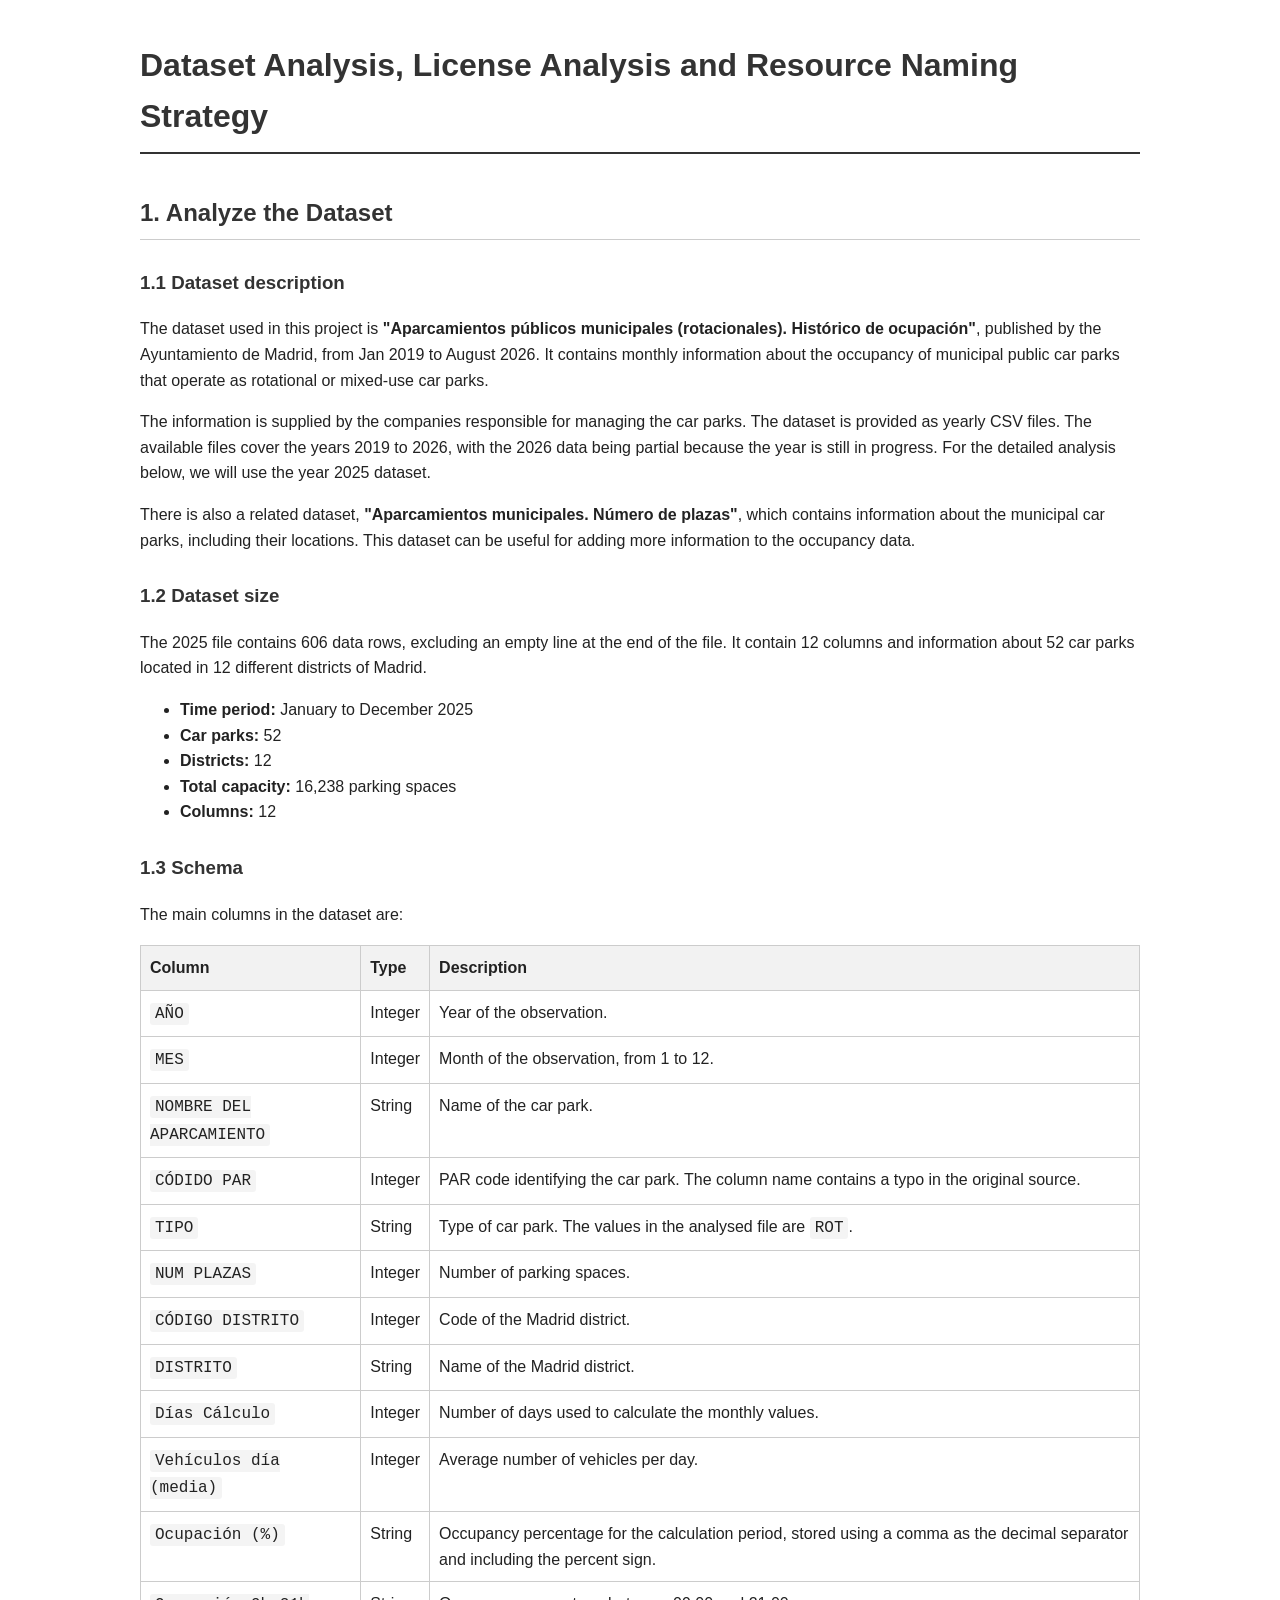
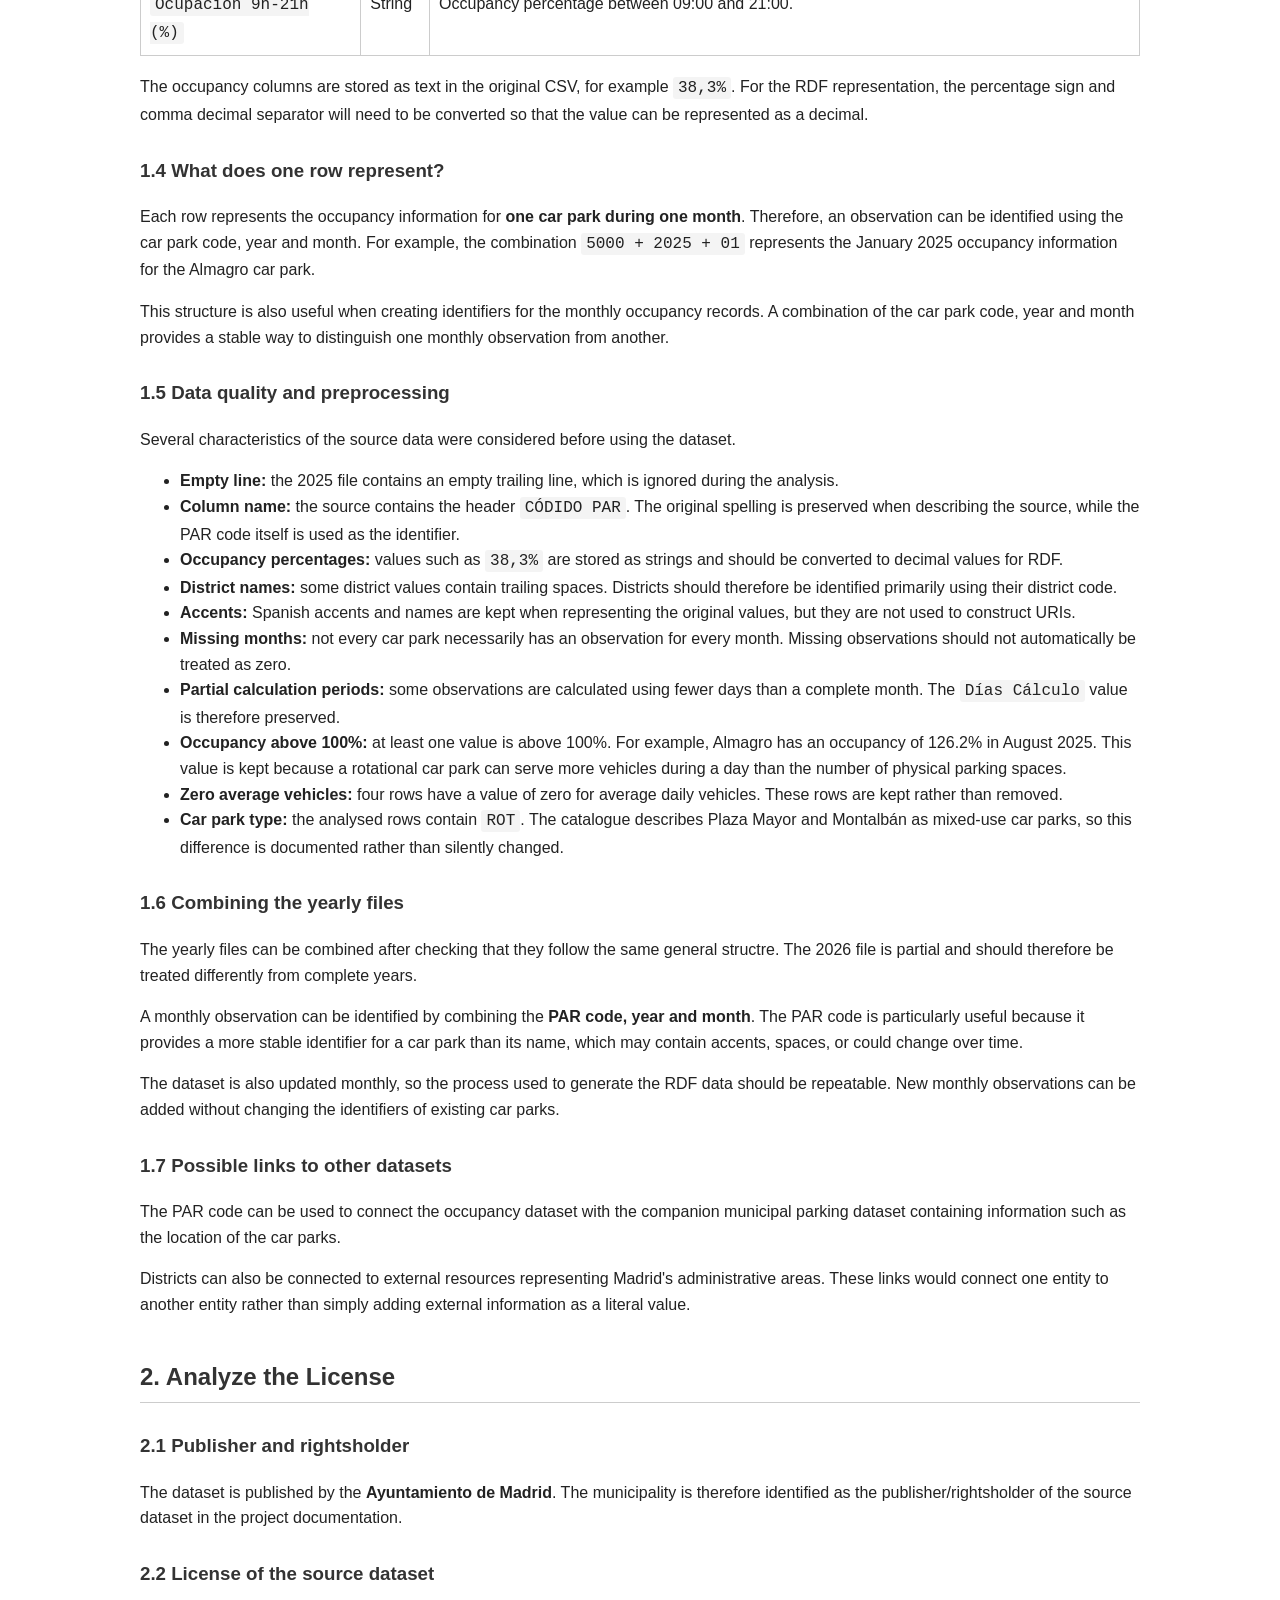
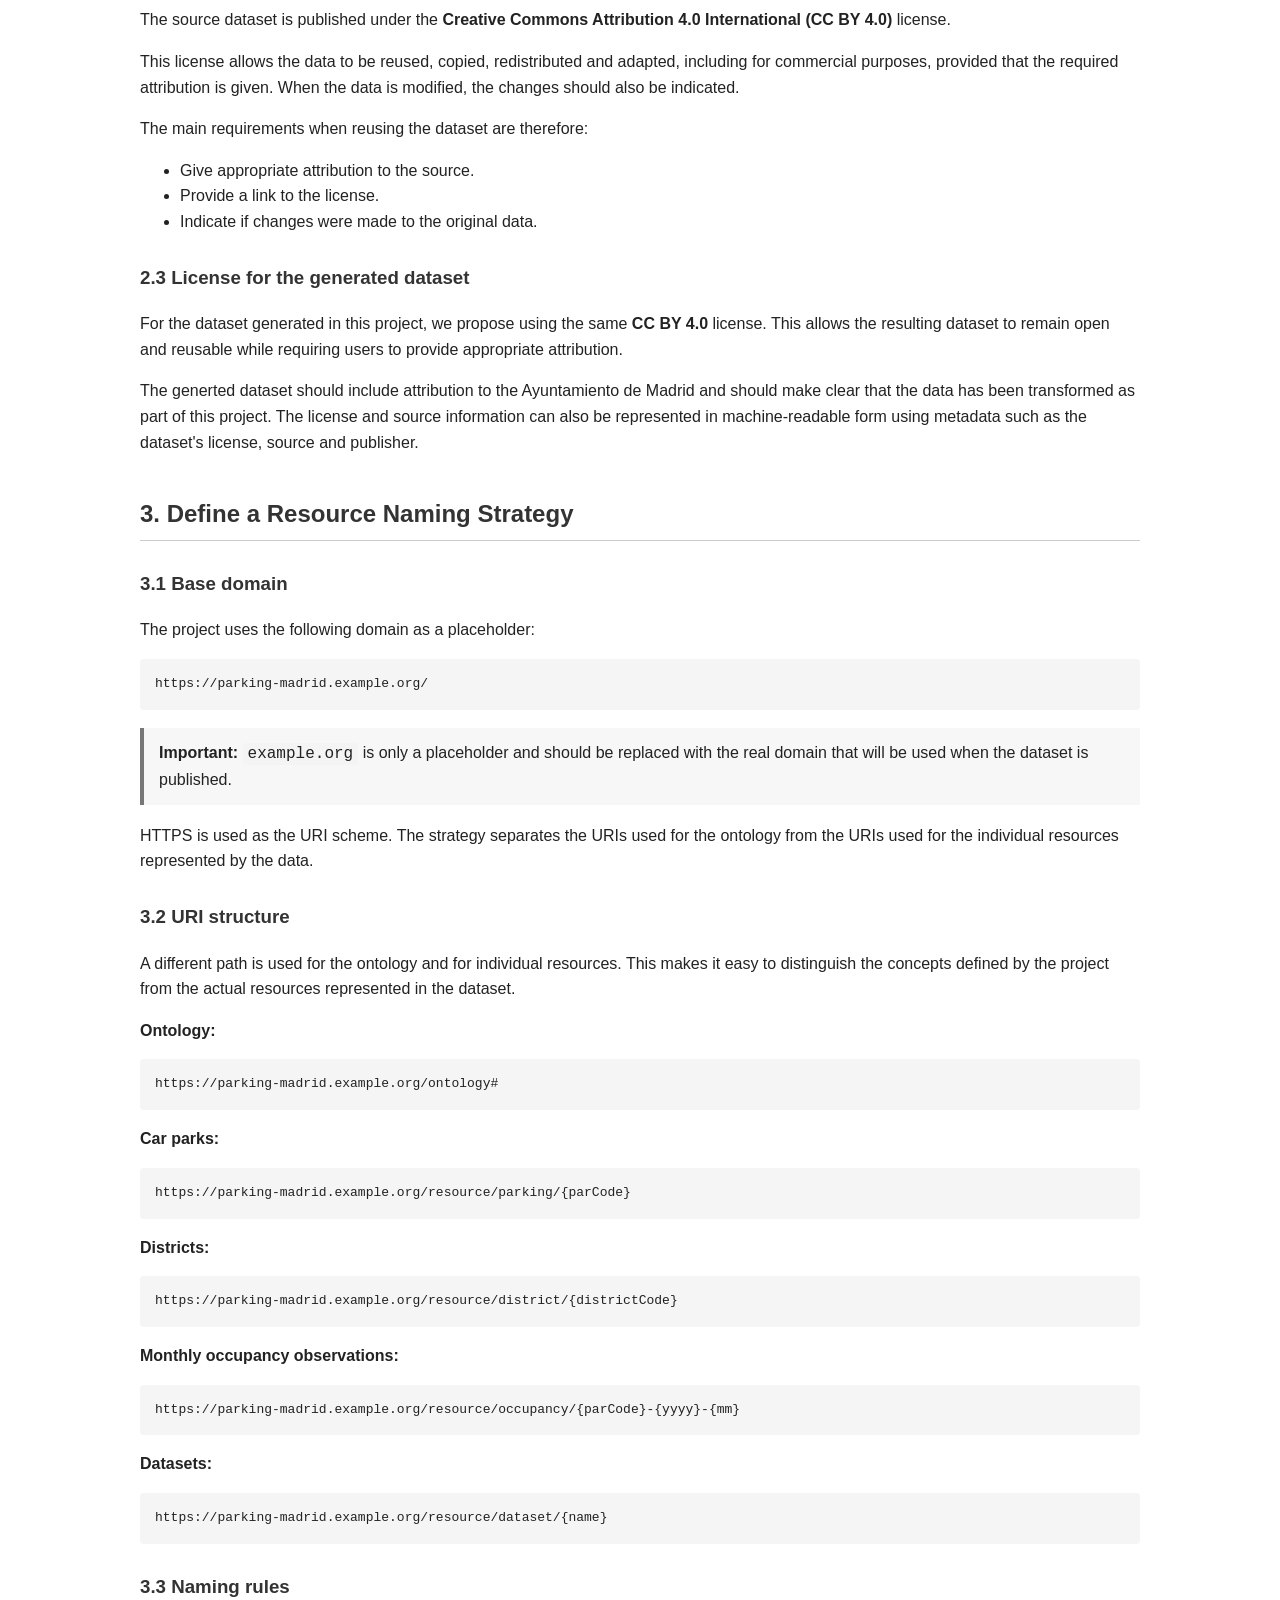
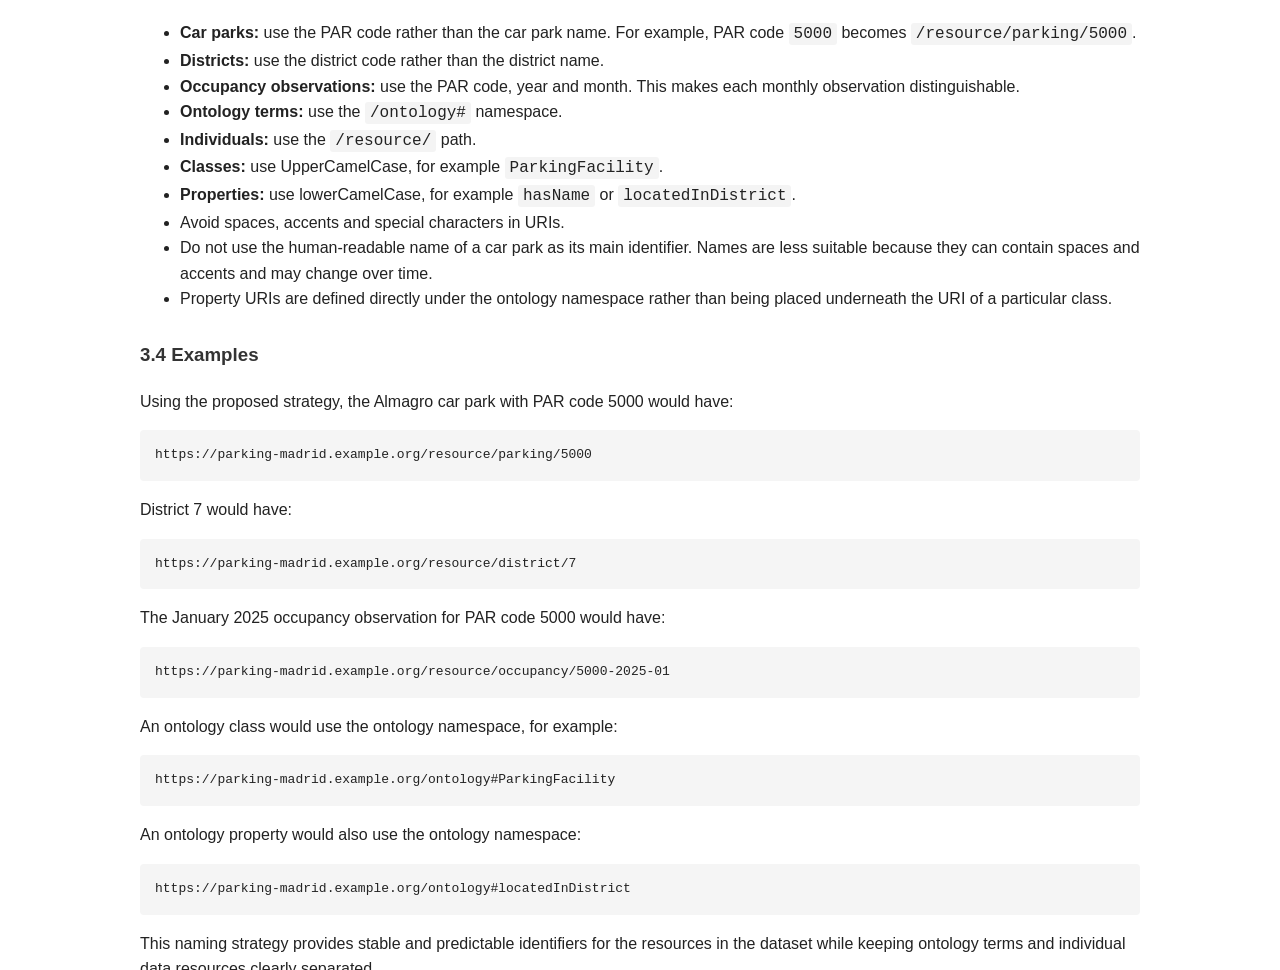
<file: HandsOn/Group09/analysis.html>
<!DOCTYPE html>
<html lang="en">
<head>
    <meta charset="UTF-8">
    <meta name="viewport" content="width=device-width, initial-scale=1.0">
    <title>Dataset Analysis, License Analysis and Resource Naming Strategy</title>
    <style>
        body {
            font-family: Arial, Helvetica, sans-serif;
            line-height: 1.6;
            max-width: 1000px;
            margin: 40px auto;
            padding: 0 25px;
            color: #222;
            background: #fff;
        }
        h1, h2, h3 {
            color: #333;
        }
        h1 {
            border-bottom: 2px solid #333;
            padding-bottom: 10px;
        }
        h2 {
            margin-top: 40px;
            border-bottom: 1px solid #ccc;
            padding-bottom: 6px;
        }
        h3 {
            margin-top: 28px;
        }
        table {
            width: 100%;
            border-collapse: collapse;
            margin: 18px 0;
        }
        th, td {
            border: 1px solid #ccc;
            padding: 9px;
            text-align: left;
            vertical-align: top;
        }
        th {
            background: #f2f2f2;
        }
        code {
            background: #f4f4f4;
            padding: 2px 5px;
            border-radius: 3px;
            font-family: Consolas, monospace;
        }
        pre {
            background: #f5f5f5;
            padding: 15px;
            overflow-x: auto;
            border-radius: 4px;
        }
        .note {
            background: #f7f7f7;
            border-left: 4px solid #777;
            padding: 12px 15px;
            margin: 18px 0;
        }
    </style>
</head>

<body>

<h1>Dataset Analysis, License Analysis and Resource Naming Strategy</h1>

<h2>1. Analyze the Dataset</h2>

<h3>1.1 Dataset description</h3>

<p>
The dataset used in this project is <strong>"Aparcamientos públicos municipales (rotacionales).
Histórico de ocupación"</strong>, published by the Ayuntamiento de Madrid, from Jan 2019 to August 2026. 
It contains monthly information about the occupancy of municipal public car parks
that operate as rotational or mixed-use car parks.
</p>

<p>
The information is supplied by the companies responsible for managing the car parks.
The dataset is provided as yearly CSV files. The available files cover the years
2019 to 2026, with the 2026 data being partial because the year is still in progress.

For the detailed analysis below, we will use the year 2025 dataset.
</p>

<p>
There is also a related dataset, <strong>"Aparcamientos municipales. Número de plazas"</strong>,
which contains information about the municipal car parks, including their locations.
This dataset can be useful for adding more information to the occupancy data.
</p>

<h3>1.2 Dataset size</h3>

<p>
The 2025 file contains 606 data rows, excluding an empty line at the end of the file.
It contain 12 columns and information about 52 car parks located in 12 different
districts of Madrid.
</p>

<ul>
    <li><strong>Time period:</strong> January to December 2025</li>
    <li><strong>Car parks:</strong> 52</li>
    <li><strong>Districts:</strong> 12</li>
    <li><strong>Total capacity:</strong> 16,238 parking spaces</li>
    <li><strong>Columns:</strong> 12</li>
</ul>

<h3>1.3 Schema</h3>

<p>
The main columns in the dataset are:
</p>

<table>
    <thead>
        <tr>
            <th>Column</th>
            <th>Type</th>
            <th>Description</th>
        </tr>
    </thead>
    <tbody>
        <tr>
            <td><code>AÑO</code></td>
            <td>Integer</td>
            <td>Year of the observation.</td>
        </tr>
        <tr>
            <td><code>MES</code></td>
            <td>Integer</td>
            <td>Month of the observation, from 1 to 12.</td>
        </tr>
        <tr>
            <td><code>NOMBRE DEL APARCAMIENTO</code></td>
            <td>String</td>
            <td>Name of the car park.</td>
        </tr>
        <tr>
            <td><code>CÓDIDO PAR</code></td>
            <td>Integer</td>
            <td>PAR code identifying the car park. The column name contains a typo in the original source.</td>
        </tr>
        <tr>
            <td><code>TIPO</code></td>
            <td>String</td>
            <td>Type of car park. The values in the analysed file are <code>ROT</code>.</td>
        </tr>
        <tr>
            <td><code>NUM PLAZAS</code></td>
            <td>Integer</td>
            <td>Number of parking spaces.</td>
        </tr>
        <tr>
            <td><code>CÓDIGO DISTRITO</code></td>
            <td>Integer</td>
            <td>Code of the Madrid district.</td>
        </tr>
        <tr>
            <td><code>DISTRITO</code></td>
            <td>String</td>
            <td>Name of the Madrid district.</td>
        </tr>
        <tr>
            <td><code>Días Cálculo</code></td>
            <td>Integer</td>
            <td>Number of days used to calculate the monthly values.</td>
        </tr>
        <tr>
            <td><code>Vehículos día (media)</code></td>
            <td>Integer</td>
            <td>Average number of vehicles per day.</td>
        </tr>
        <tr>
            <td><code>Ocupación (%)</code></td>
            <td>String</td>
            <td>Occupancy percentage for the calculation period, stored using a comma as the decimal separator and including the percent sign.</td>
        </tr>
        <tr>
            <td><code>Ocupación 9h-21h (%)</code></td>
            <td>String</td>
            <td>Occupancy percentage between 09:00 and 21:00.</td>
        </tr>
    </tbody>
</table>

<p>
The occupancy columns are stored as text in the original CSV, for example
<code>38,3%</code>. For the RDF representation, the percentage sign and comma
decimal separator will need to be converted so that the value can be represented
as a decimal.
</p>

<h3>1.4 What does one row represent?</h3>

<p>
Each row represents the occupancy information for <strong>one car park during one month</strong>.
Therefore, an observation can be identified using the car park code, year and month.
For example, the combination <code>5000 + 2025 + 01</code> represents the January
2025 occupancy information for the Almagro car park.
</p>

<p>
This structure is also useful when creating identifiers for the monthly occupancy
records. A combination of the car park code, year and month provides a stable way
to distinguish one monthly observation from another.
</p>

<h3>1.5 Data quality and preprocessing</h3>

<p>
Several characteristics of the source data were considered before using the dataset.
</p>

<ul>
    <li>
        <strong>Empty line:</strong> the 2025 file contains an empty trailing line,
        which is ignored during the analysis.
    </li>
    <li>
        <strong>Column name:</strong> the source contains the header
        <code>CÓDIDO PAR</code>. The original spelling is preserved when describing
        the source, while the PAR code itself is used as the identifier.
    </li>
    <li>
        <strong>Occupancy percentages:</strong> values such as <code>38,3%</code>
        are stored as strings and should be converted to decimal values for RDF.
    </li>
    <li>
        <strong>District names:</strong> some district values contain trailing spaces.
        Districts should therefore be identified primarily using their district code.
    </li>
    <li>
        <strong>Accents:</strong> Spanish accents and names are kept when representing
        the original values, but they are not used to construct URIs.
    </li>
    <li>
        <strong>Missing months:</strong> not every car park necessarily has an observation
        for every month. Missing observations should not automatically be treated as zero.
    </li>
    <li>
        <strong>Partial calculation periods:</strong> some observations are calculated
        using fewer days than a complete month. The <code>Días Cálculo</code> value is
        therefore preserved.
    </li>
    <li>
        <strong>Occupancy above 100%:</strong> at least one value is above 100%.
        For example, Almagro has an occupancy of 126.2% in August 2025. This value
        is kept because a rotational car park can serve more vehicles during a day
        than the number of physical parking spaces.
    </li>
    <li>
        <strong>Zero average vehicles:</strong> four rows have a value of zero for
        average daily vehicles. These rows are kept rather than removed.
    </li>
    <li>
        <strong>Car park type:</strong> the analysed rows contain <code>ROT</code>.
        The catalogue describes Plaza Mayor and Montalbán as mixed-use car parks,
        so this difference is documented rather than silently changed.
    </li>
</ul>

<h3>1.6 Combining the yearly files</h3>

<p>
The yearly files can be combined after checking that they follow the same general
structre. The 2026 file is partial and should therefore be treated differently
from complete years.
</p>

<p>
A monthly observation can be identified by combining the <strong>PAR code, year and
month</strong>. The PAR code is particularly useful because it provides a more stable
identifier for a car park than its name, which may contain accents, spaces, or could
change over time.
</p>

<p>
The dataset is also updated monthly, so the process used to generate the RDF data
should be repeatable. New monthly observations can be added without changing the
identifiers of existing car parks.
</p>

<h3>1.7 Possible links to other datasets</h3>

<p>
The PAR code can be used to connect the occupancy dataset with the companion
municipal parking dataset containing information such as the location of the
car parks.
</p>

<p>
Districts can also be connected to external resources representing Madrid's
administrative areas. These links would connect one entity to another entity
rather than simply adding external information as a literal value.
</p>


<h2>2. Analyze the License</h2>

<h3>2.1 Publisher and rightsholder</h3>

<p>
The dataset is published by the <strong>Ayuntamiento de Madrid</strong>. The
municipality is therefore identified as the publisher/rightsholder of the
source dataset in the project documentation.
</p>

<h3>2.2 License of the source dataset</h3>

<p>
The source dataset is published under the <strong>Creative Commons Attribution 4.0
International (CC BY 4.0)</strong> license.
</p>

<p>
This license allows the data to be reused, copied, redistributed and adapted,
including for commercial purposes, provided that the required attribution is
given. When the data is modified, the changes should also be indicated.
</p>

<p>
The main requirements when reusing the dataset are therefore:
</p>

<ul>
    <li>Give appropriate attribution to the source.</li>
    <li>Provide a link to the license.</li>
    <li>Indicate if changes were made to the original data.</li>
</ul>

<h3>2.3 License for the generated dataset</h3>

<p>
For the dataset generated in this project, we propose using the same
<strong>CC BY 4.0</strong> license. This allows the resulting dataset to remain
open and reusable while requiring users to provide appropriate attribution.
</p>

<p>
The generted dataset should include attribution to the Ayuntamiento de Madrid
and should make clear that the data has been transformed as part of this project.
The license and source information can also be represented in machine-readable
form using metadata such as the dataset's license, source and publisher.
</p>


<h2>3. Define a Resource Naming Strategy</h2>

<h3>3.1 Base domain</h3>

<p>
The project uses the following domain as a placeholder:
</p>

<pre>https://parking-madrid.example.org/</pre>

<div class="note">
    <strong>Important:</strong> <code>example.org</code> is only a placeholder and
    should be replaced with the real domain that will be used when the dataset
    is published.
</div>

<p>
HTTPS is used as the URI scheme. The strategy separates the URIs used for the
ontology from the URIs used for the individual resources represented by the data.
</p>

<h3>3.2 URI structure</h3>

<p>
A different path is used for the ontology and for individual resources. This makes
it easy to distinguish the concepts defined by the project from the actual
resources represented in the dataset.
</p>

<p><strong>Ontology:</strong></p>

<pre>https://parking-madrid.example.org/ontology#</pre>

<p><strong>Car parks:</strong></p>

<pre>https://parking-madrid.example.org/resource/parking/{parCode}</pre>

<p><strong>Districts:</strong></p>

<pre>https://parking-madrid.example.org/resource/district/{districtCode}</pre>

<p><strong>Monthly occupancy observations:</strong></p>

<pre>https://parking-madrid.example.org/resource/occupancy/{parCode}-{yyyy}-{mm}</pre>

<p><strong>Datasets:</strong></p>

<pre>https://parking-madrid.example.org/resource/dataset/{name}</pre>

<h3>3.3 Naming rules</h3>

<ul>
    <li>
        <strong>Car parks:</strong> use the PAR code rather than the car park name.
        For example, PAR code <code>5000</code> becomes
        <code>/resource/parking/5000</code>.
    </li>
    <li>
        <strong>Districts:</strong> use the district code rather than the district name.
    </li>
    <li>
        <strong>Occupancy observations:</strong> use the PAR code, year and month.
        This makes each monthly observation distinguishable.
    </li>
    <li>
        <strong>Ontology terms:</strong> use the <code>/ontology#</code> namespace.
    </li>
    <li>
        <strong>Individuals:</strong> use the <code>/resource/</code> path.
    </li>
    <li>
        <strong>Classes:</strong> use UpperCamelCase, for example
        <code>ParkingFacility</code>.
    </li>
    <li>
        <strong>Properties:</strong> use lowerCamelCase, for example
        <code>hasName</code> or <code>locatedInDistrict</code>.
    </li>
    <li>
        Avoid spaces, accents and special characters in URIs.
    </li>
    <li>
        Do not use the human-readable name of a car park as its main identifier.
        Names are less suitable because they can contain spaces and accents and
        may change over time.
    </li>
    <li>
        Property URIs are defined directly under the ontology namespace rather
        than being placed underneath the URI of a particular class.
    </li>
</ul>

<h3>3.4 Examples</h3>

<p>
Using the proposed strategy, the Almagro car park with PAR code 5000 would have:
</p>

<pre>https://parking-madrid.example.org/resource/parking/5000</pre>

<p>
District 7 would have:
</p>

<pre>https://parking-madrid.example.org/resource/district/7</pre>

<p>
The January 2025 occupancy observation for PAR code 5000 would have:
</p>

<pre>https://parking-madrid.example.org/resource/occupancy/5000-2025-01</pre>

<p>
An ontology class would use the ontology namespace, for example:
</p>

<pre>https://parking-madrid.example.org/ontology#ParkingFacility</pre>

<p>
An ontology property would also use the ontology namespace:
</p>

<pre>https://parking-madrid.example.org/ontology#locatedInDistrict</pre>

<p>
This naming strategy provides stable and predictable identifiers for the resources
in the dataset while keeping ontology terms and individual data resources clearly
separated.
</p>

</body>
</html>
</file>
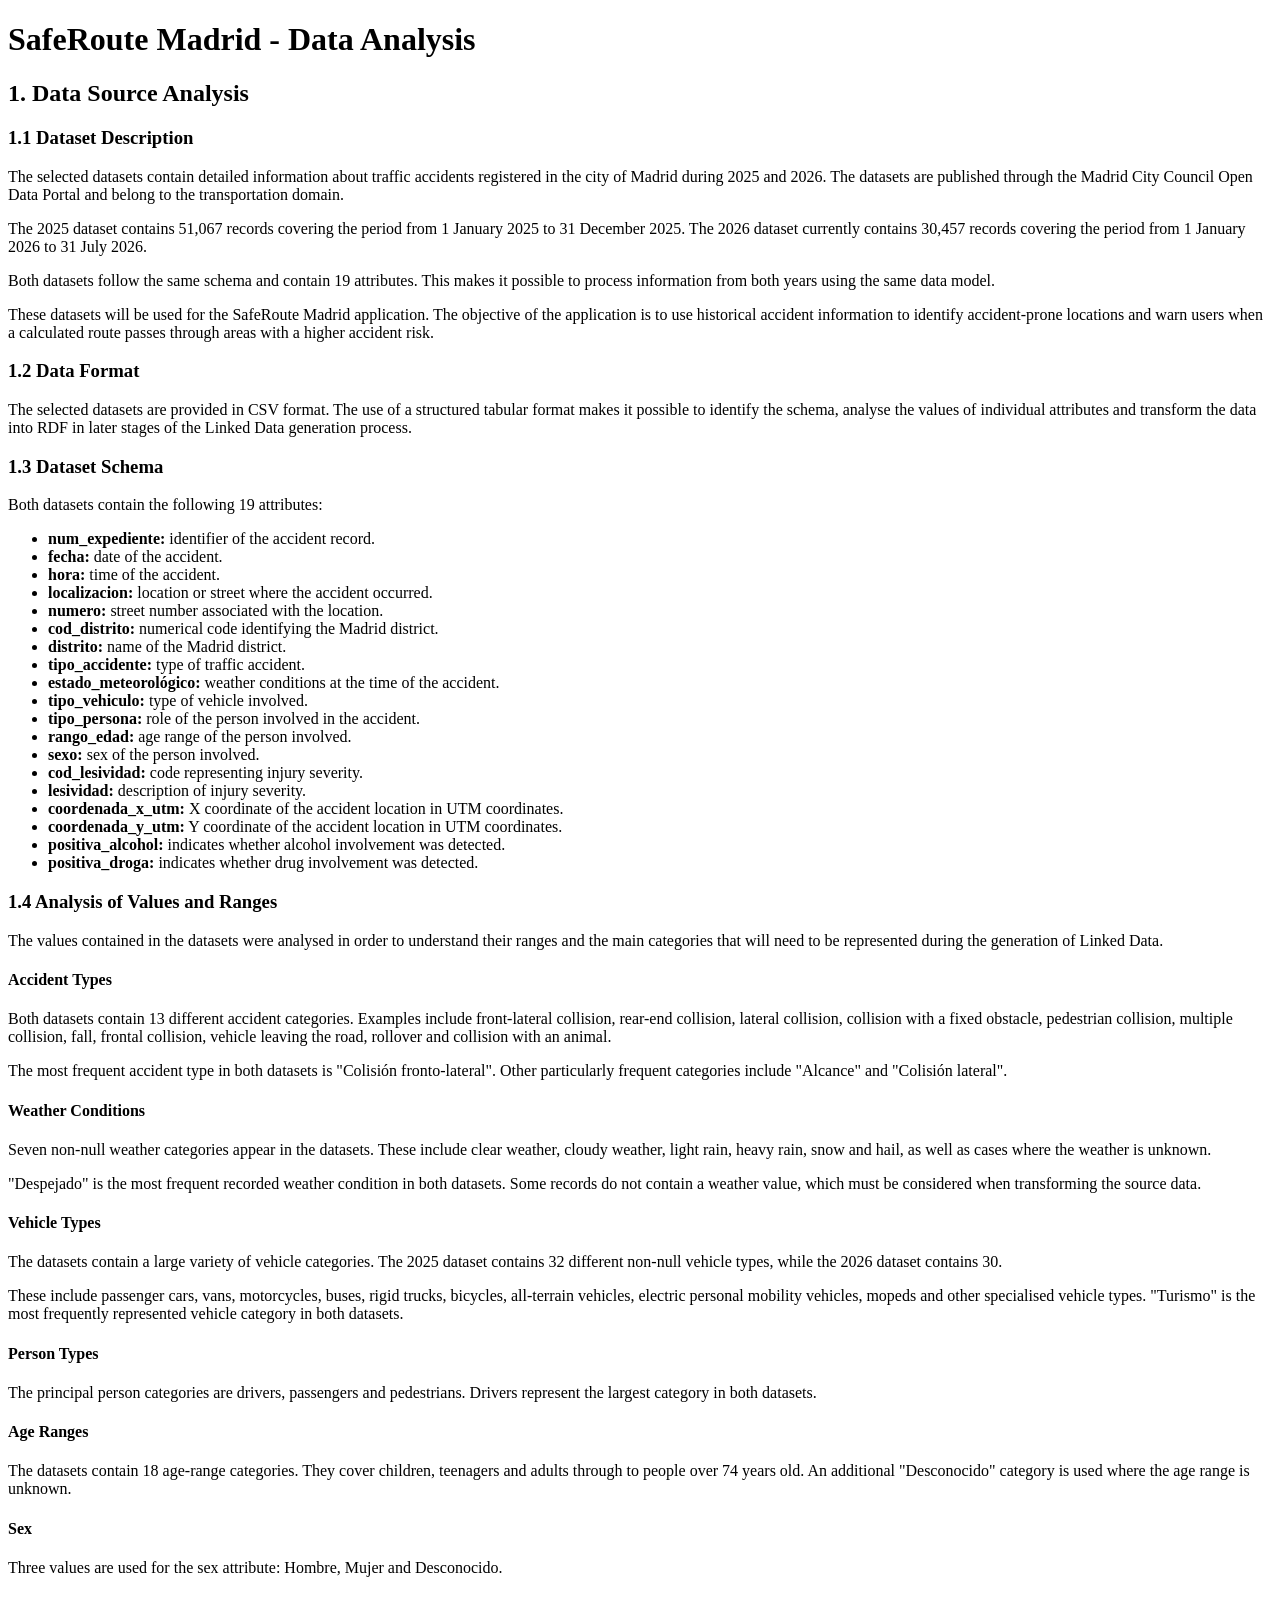
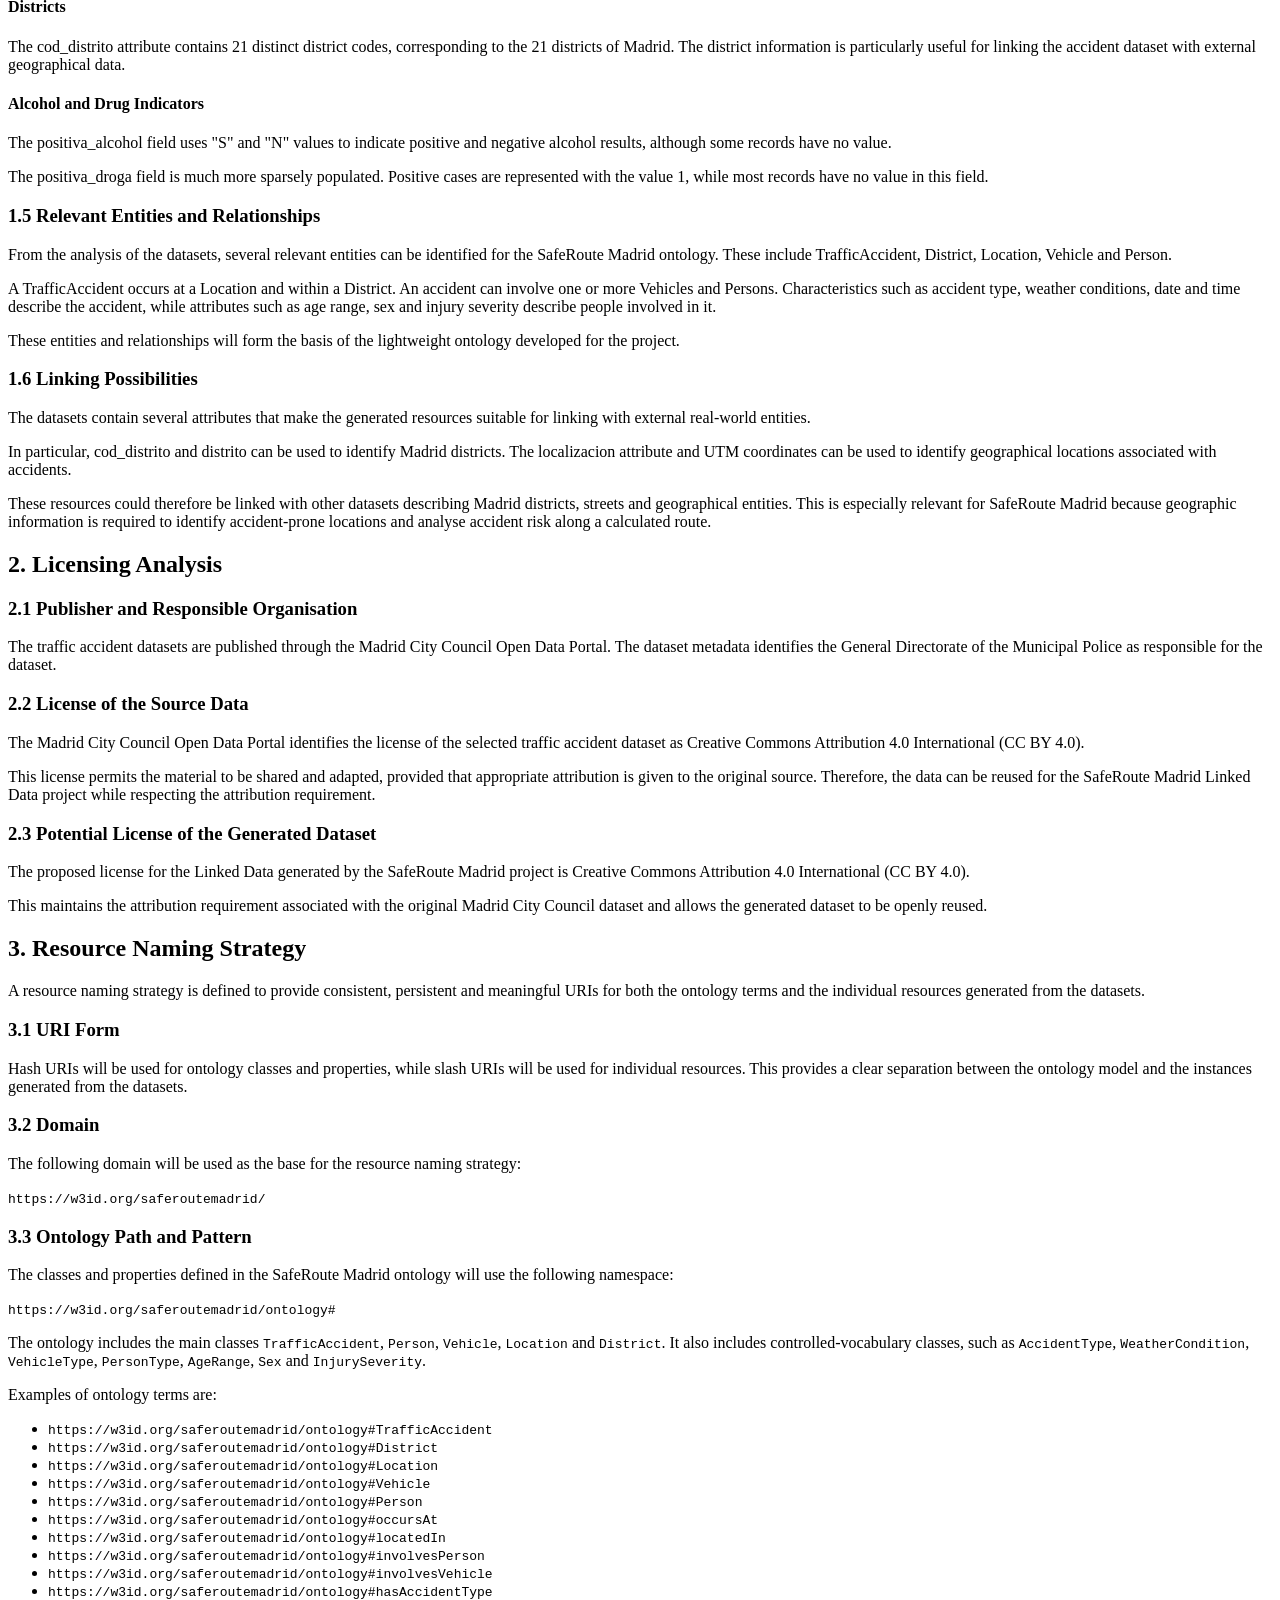
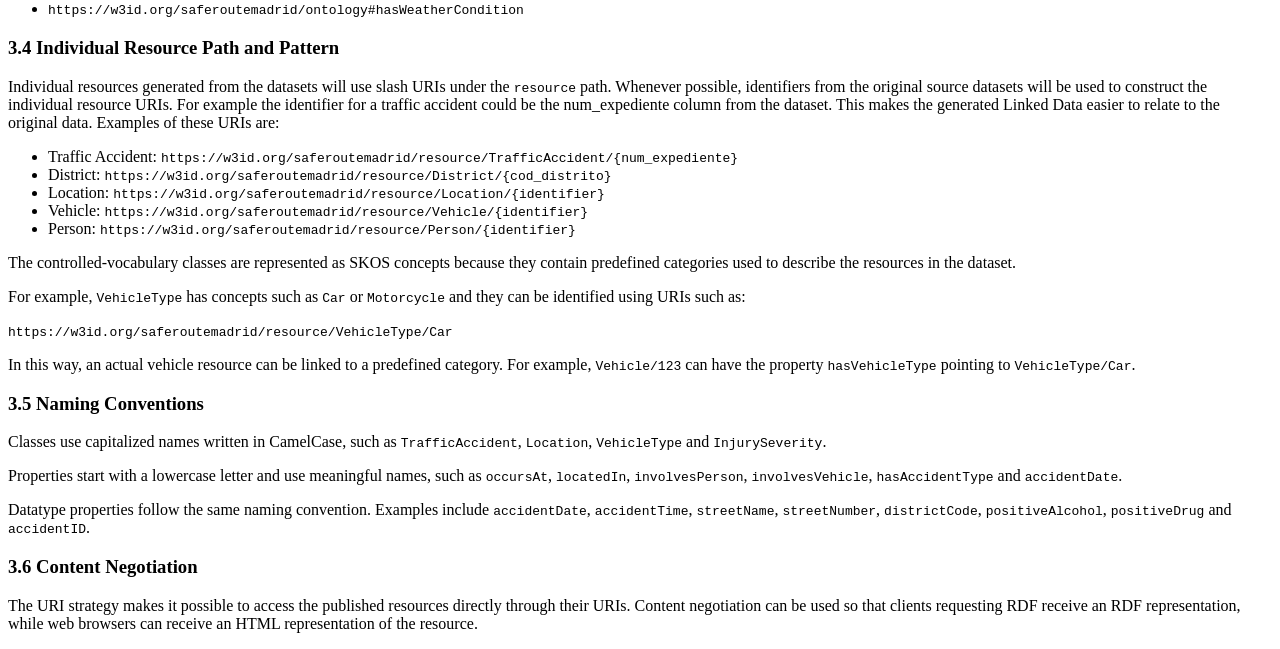
<file: HandsOn/Group11/analysis.html>
<!DOCTYPE html>
<html lang="en">

<head>
    <meta charset="UTF-8">
    <meta name="viewport" content="width=device-width, initial-scale=1.0">
    <title>SafeRoute Madrid - Data Analysis</title>
</head>

<body>

    <h1>SafeRoute Madrid - Data Analysis</h1>

    <h2>1. Data Source Analysis</h2>

    <h3>1.1 Dataset Description</h3>
    <p>
        The selected datasets contain detailed information about traffic
        accidents registered in the city of Madrid during 2025 and 2026.
        The datasets are published through the Madrid City Council Open
        Data Portal and belong to the transportation domain.
    </p>
    <p>
        The 2025 dataset contains 51,067 records covering the period from
        1 January 2025 to 31 December 2025. The 2026 dataset currently
        contains 30,457 records covering the period from 1 January 2026
        to 31 July 2026.
    </p>
    <p>
        Both datasets follow the same schema and contain 19 attributes.
        This makes it possible to process information from both years
        using the same data model.
    </p>
    <p>
        These datasets will be used for the SafeRoute Madrid application.
        The objective of the application is to use historical accident
        information to identify accident-prone locations and warn users
        when a calculated route passes through areas with a higher
        accident risk.
    </p>

    <h3>1.2 Data Format</h3>
    <p>
        The selected datasets are provided in CSV format. The use of a
        structured tabular format makes it possible to identify the schema,
        analyse the values of individual attributes and transform the data
        into RDF in later stages of the Linked Data generation process.
    </p>

    <h3>1.3 Dataset Schema</h3>
    <p>Both datasets contain the following 19 attributes:</p>
    <ul>
        <li><strong>num_expediente:</strong> identifier of the accident record.</li>
        <li><strong>fecha:</strong> date of the accident.</li>
        <li><strong>hora:</strong> time of the accident.</li>
        <li><strong>localizacion:</strong> location or street where the accident occurred.</li>
        <li><strong>numero:</strong> street number associated with the location.</li>
        <li><strong>cod_distrito:</strong> numerical code identifying the Madrid district.</li>
        <li><strong>distrito:</strong> name of the Madrid district.</li>
        <li><strong>tipo_accidente:</strong> type of traffic accident.</li>
        <li><strong>estado_meteorológico:</strong> weather conditions at the time of the accident.</li>
        <li><strong>tipo_vehiculo:</strong> type of vehicle involved.</li>
        <li><strong>tipo_persona:</strong> role of the person involved in the accident.</li>
        <li><strong>rango_edad:</strong> age range of the person involved.</li>
        <li><strong>sexo:</strong> sex of the person involved.</li>
        <li><strong>cod_lesividad:</strong> code representing injury severity.</li>
        <li><strong>lesividad:</strong> description of injury severity.</li>
        <li><strong>coordenada_x_utm:</strong> X coordinate of the accident location in UTM coordinates.</li>
        <li><strong>coordenada_y_utm:</strong> Y coordinate of the accident location in UTM coordinates.</li>
        <li><strong>positiva_alcohol:</strong> indicates whether alcohol involvement was detected.</li>
        <li><strong>positiva_droga:</strong> indicates whether drug involvement was detected.</li>
    </ul>

    <h3>1.4 Analysis of Values and Ranges</h3>
    <p>
        The values contained in the datasets were analysed in order to
        understand their ranges and the main categories that will need
        to be represented during the generation of Linked Data.
    </p>

    <h4>Accident Types</h4>
    <p>
        Both datasets contain 13 different accident categories. Examples
        include front-lateral collision, rear-end collision, lateral
        collision, collision with a fixed obstacle, pedestrian collision,
        multiple collision, fall, frontal collision, vehicle leaving the
        road, rollover and collision with an animal.
    </p>
    <p>
        The most frequent accident type in both datasets is
        "Colisión fronto-lateral". Other particularly frequent categories
        include "Alcance" and "Colisión lateral".
    </p>

    <h4>Weather Conditions</h4>
    <p>
        Seven non-null weather categories appear in the datasets. These
        include clear weather, cloudy weather, light rain, heavy rain,
        snow and hail, as well as cases where the weather is unknown.
    </p>
    <p>
        "Despejado" is the most frequent recorded weather condition in
        both datasets. Some records do not contain a weather value, which
        must be considered when transforming the source data.
    </p>

    <h4>Vehicle Types</h4>
    <p>
        The datasets contain a large variety of vehicle categories.
        The 2025 dataset contains 32 different non-null vehicle types,
        while the 2026 dataset contains 30.
    </p>
    <p>
        These include passenger cars, vans, motorcycles, buses, rigid
        trucks, bicycles, all-terrain vehicles, electric personal
        mobility vehicles, mopeds and other specialised vehicle types.
        "Turismo" is the most frequently represented vehicle category
        in both datasets.
    </p>

    <h4>Person Types</h4>
    <p>
        The principal person categories are drivers, passengers and
        pedestrians. Drivers represent the largest category in both
        datasets.
    </p>

    <h4>Age Ranges</h4>
    <p>
        The datasets contain 18 age-range categories. They cover children,
        teenagers and adults through to people over 74 years old. An
        additional "Desconocido" category is used where the age range is
        unknown.
    </p>

    <h4>Sex</h4>
    <p>
        Three values are used for the sex attribute: Hombre, Mujer and
        Desconocido.
    </p>

    <h4>Districts</h4>
    <p>
        The cod_distrito attribute contains 21 distinct district codes,
        corresponding to the 21 districts of Madrid. The district
        information is particularly useful for linking the accident
        dataset with external geographical data.
    </p>

    <h4>Alcohol and Drug Indicators</h4>
    <p>
        The positiva_alcohol field uses "S" and "N" values to indicate
        positive and negative alcohol results, although some records have
        no value.
    </p>
    <p>
        The positiva_droga field is much more sparsely populated. Positive
        cases are represented with the value 1, while most records have
        no value in this field.
    </p>

    <h3>1.5 Relevant Entities and Relationships</h3>
    <p>
        From the analysis of the datasets, several relevant entities can
        be identified for the SafeRoute Madrid ontology. These include
        TrafficAccident, District, Location, Vehicle and Person.
    </p>
    <p>
        A TrafficAccident occurs at a Location and within a District.
        An accident can involve one or more Vehicles and Persons.
        Characteristics such as accident type, weather conditions, date
        and time describe the accident, while attributes such as age
        range, sex and injury severity describe people involved in it.
    </p>
    <p>
        These entities and relationships will form the basis of the
        lightweight ontology developed for the project.
    </p>

    <h3>1.6 Linking Possibilities</h3>
    <p>
        The datasets contain several attributes that make the generated
        resources suitable for linking with external real-world entities.
    </p>
    <p>
        In particular, cod_distrito and distrito can be used to identify
        Madrid districts. The localizacion attribute and UTM coordinates
        can be used to identify geographical locations associated with
        accidents.
    </p>
    <p>
        These resources could therefore be linked with other datasets
        describing Madrid districts, streets and geographical entities.
        This is especially relevant for SafeRoute Madrid because geographic
        information is required to identify accident-prone locations and
        analyse accident risk along a calculated route.
    </p>

    <h2>2. Licensing Analysis</h2>

    <h3>2.1 Publisher and Responsible Organisation</h3>
    <p>
        The traffic accident datasets are published through the Madrid
        City Council Open Data Portal. The dataset metadata identifies
        the General Directorate of the Municipal Police as responsible
        for the dataset.
    </p>

    <h3>2.2 License of the Source Data</h3>
    <p>
        The Madrid City Council Open Data Portal identifies the license
        of the selected traffic accident dataset as Creative Commons
        Attribution 4.0 International (CC BY 4.0).
    </p>
    <p>
        This license permits the material to be shared and adapted,
        provided that appropriate attribution is given to the original
        source. Therefore, the data can be reused for the SafeRoute Madrid
        Linked Data project while respecting the attribution requirement.
    </p>

    <h3>2.3 Potential License of the Generated Dataset</h3>
    <p>
        The proposed license for the Linked Data generated by the
        SafeRoute Madrid project is Creative Commons Attribution 4.0
        International (CC BY 4.0).
    </p>
    <p>
        This maintains the attribution requirement associated with the
        original Madrid City Council dataset and allows the generated
        dataset to be openly reused.
    </p>

<h2>3. Resource Naming Strategy</h2>

<p> A resource naming strategy is defined to provide consistent, persistent and meaningful URIs for both the ontology terms and the individual resources generated from the datasets. </p>

<h3>3.1 URI Form</h3> <p> Hash URIs will be used for ontology classes and properties, while slash URIs will be used for individual resources. This provides a clear separation between the ontology model and the instances generated from the datasets. </p>

<h3>3.2 Domain</h3> <p> The following domain will be used as the base for the resource naming strategy: </p> <p><code>https://w3id.org/saferoutemadrid/</code></p>

<h3>3.3 Ontology Path and Pattern</h3> <p> The classes and properties defined in the SafeRoute Madrid ontology will use the following namespace: </p> <p><code>https://w3id.org/saferoutemadrid/ontology#</code></p>

<p> The ontology includes the main classes <code>TrafficAccident</code>, <code>Person</code>, <code>Vehicle</code>, <code>Location</code> and <code>District</code>. It also includes controlled-vocabulary classes, such as <code>AccidentType</code>, <code>WeatherCondition</code>, <code>VehicleType</code>, <code>PersonType</code>, <code>AgeRange</code>, <code>Sex</code> and <code>InjurySeverity</code>. </p>

<p>Examples of ontology terms are:</p> <ul> <li><code>https://w3id.org/saferoutemadrid/ontology#TrafficAccident</code></li> <li><code>https://w3id.org/saferoutemadrid/ontology#District</code></li> <li><code>https://w3id.org/saferoutemadrid/ontology#Location</code></li> <li><code>https://w3id.org/saferoutemadrid/ontology#Vehicle</code></li> <li><code>https://w3id.org/saferoutemadrid/ontology#Person</code></li> <li><code>https://w3id.org/saferoutemadrid/ontology#occursAt</code></li> <li><code>https://w3id.org/saferoutemadrid/ontology#locatedIn</code></li> <li><code>https://w3id.org/saferoutemadrid/ontology#involvesPerson</code></li> <li><code>https://w3id.org/saferoutemadrid/ontology#involvesVehicle</code></li> <li><code>https://w3id.org/saferoutemadrid/ontology#hasAccidentType</code></li> <li><code>https://w3id.org/saferoutemadrid/ontology#hasWeatherCondition</code></li> </ul>

<h3>3.4 Individual Resource Path and Pattern</h3> <p> Individual resources generated from the datasets will use slash URIs under the <code>resource</code> path. Whenever possible, identifiers from the original source datasets will be used to construct the individual resource URIs. For example the identifier for a traffic accident could be the num_expediente column from the dataset. This makes the generated Linked Data easier to relate to the original data. Examples of these URIs are: </p>

<ul> <li>Traffic Accident: <code>https://w3id.org/saferoutemadrid/resource/TrafficAccident/{num_expediente}</code></li> <li>District: <code>https://w3id.org/saferoutemadrid/resource/District/{cod_distrito}</code></li> <li>Location: <code>https://w3id.org/saferoutemadrid/resource/Location/{identifier}</code></li> <li>Vehicle: <code>https://w3id.org/saferoutemadrid/resource/Vehicle/{identifier}</code></li> <li>Person: <code>https://w3id.org/saferoutemadrid/resource/Person/{identifier}</code></li> </ul>

<p> The controlled-vocabulary classes are represented as SKOS concepts because they contain predefined categories used to describe the resources in the dataset. </p>

<p> For example, <code>VehicleType</code> has concepts such as <code>Car</code> or <code>Motorcycle</code> and they can be identified using URIs such as: </p>

<p> <code>https://w3id.org/saferoutemadrid/resource/VehicleType/Car</code> </p>

<p> In this way, an actual vehicle resource can be linked to a predefined category. For example, <code>Vehicle/123</code> can have the property <code>hasVehicleType</code> pointing to <code>VehicleType/Car</code>.</p>

<h3>3.5 Naming Conventions</h3> <p> Classes use capitalized names written in CamelCase, such as <code>TrafficAccident</code>, <code>Location</code>, <code>VehicleType</code> and <code>InjurySeverity</code>. </p>

<p> Properties start with a lowercase letter and use meaningful names, such as <code>occursAt</code>, <code>locatedIn</code>, <code>involvesPerson</code>, <code>involvesVehicle</code>, <code>hasAccidentType</code> and <code>accidentDate</code>. </p>

<p> Datatype properties follow the same naming convention. Examples include <code>accidentDate</code>, <code>accidentTime</code>, <code>streetName</code>, <code>streetNumber</code>, <code>districtCode</code>, <code>positiveAlcohol</code>, <code>positiveDrug</code> and <code>accidentID</code>. </p>

<h3>3.6 Content Negotiation</h3> <p> The URI strategy makes it possible to access the published resources directly through their URIs. Content negotiation can be used so that clients requesting RDF receive an RDF representation, while web browsers can receive an HTML representation of the resource. </p>

</p>

</body>
</html>
</file>
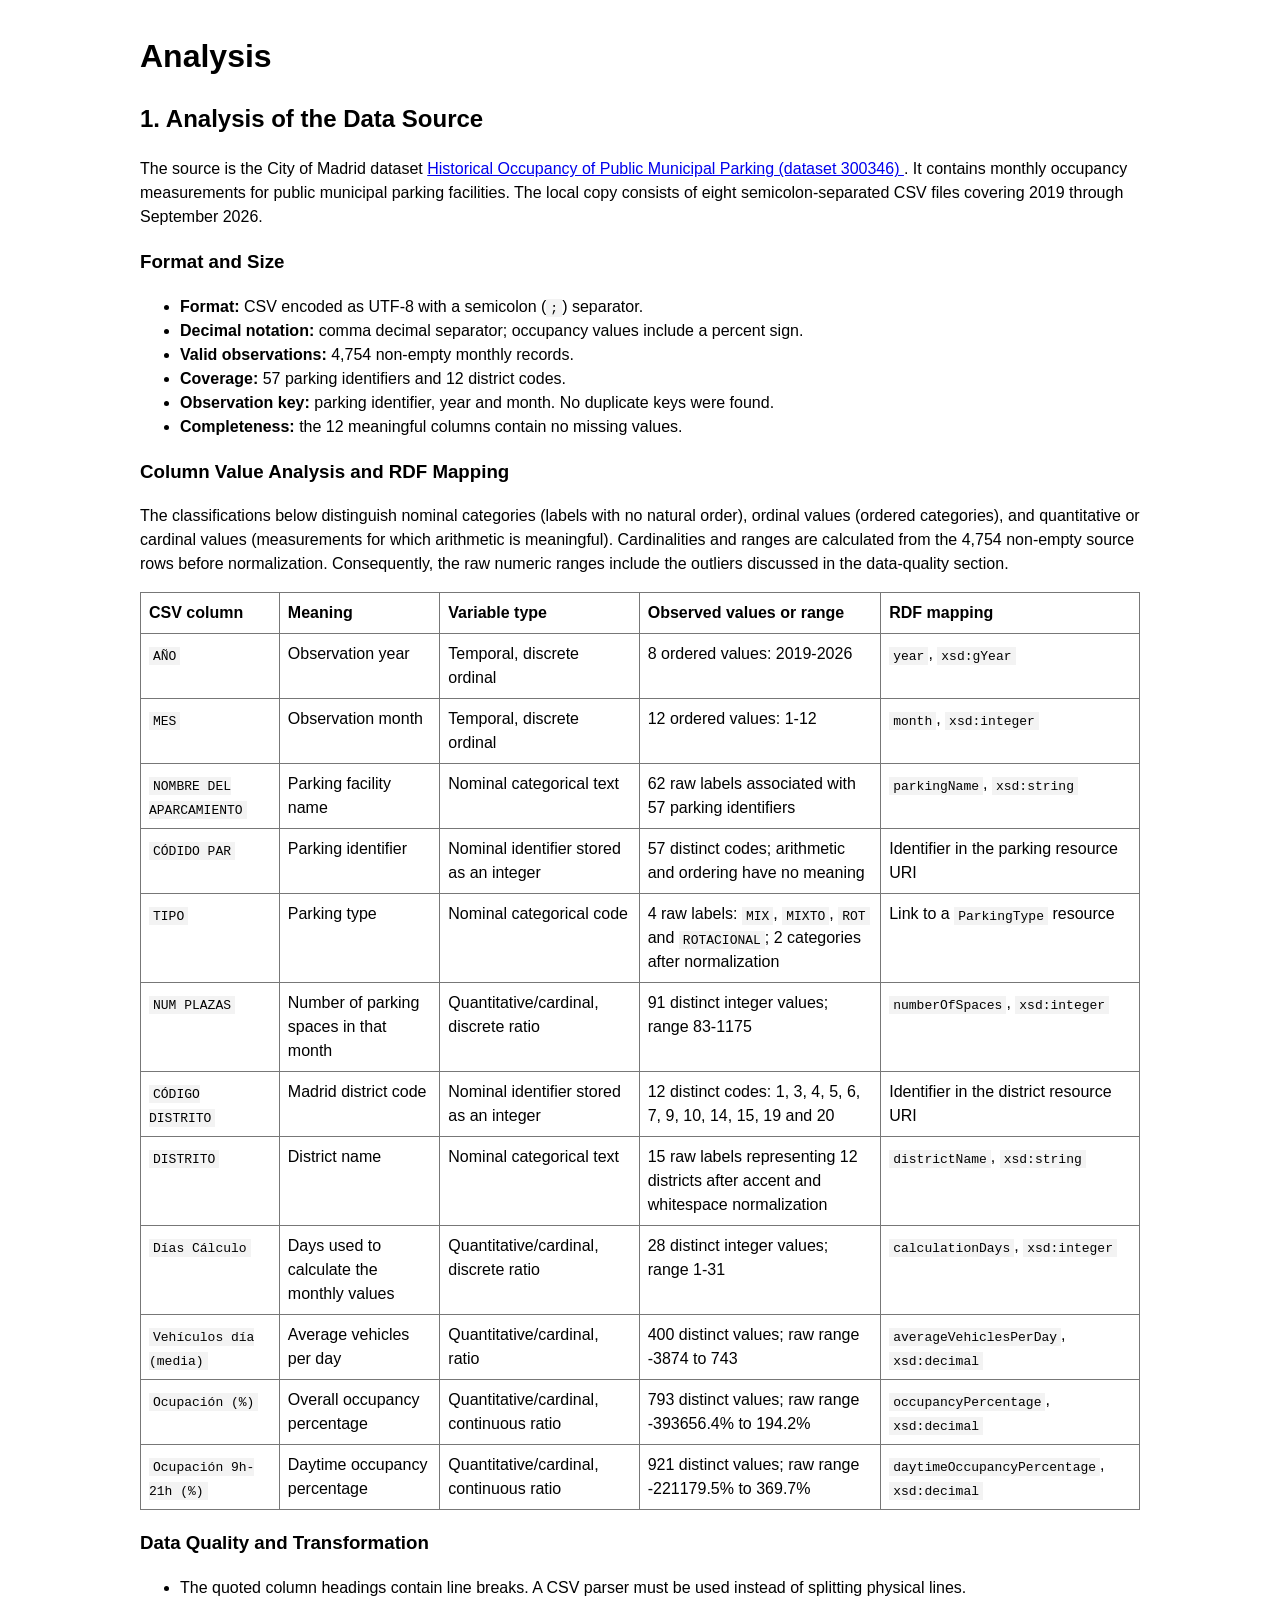
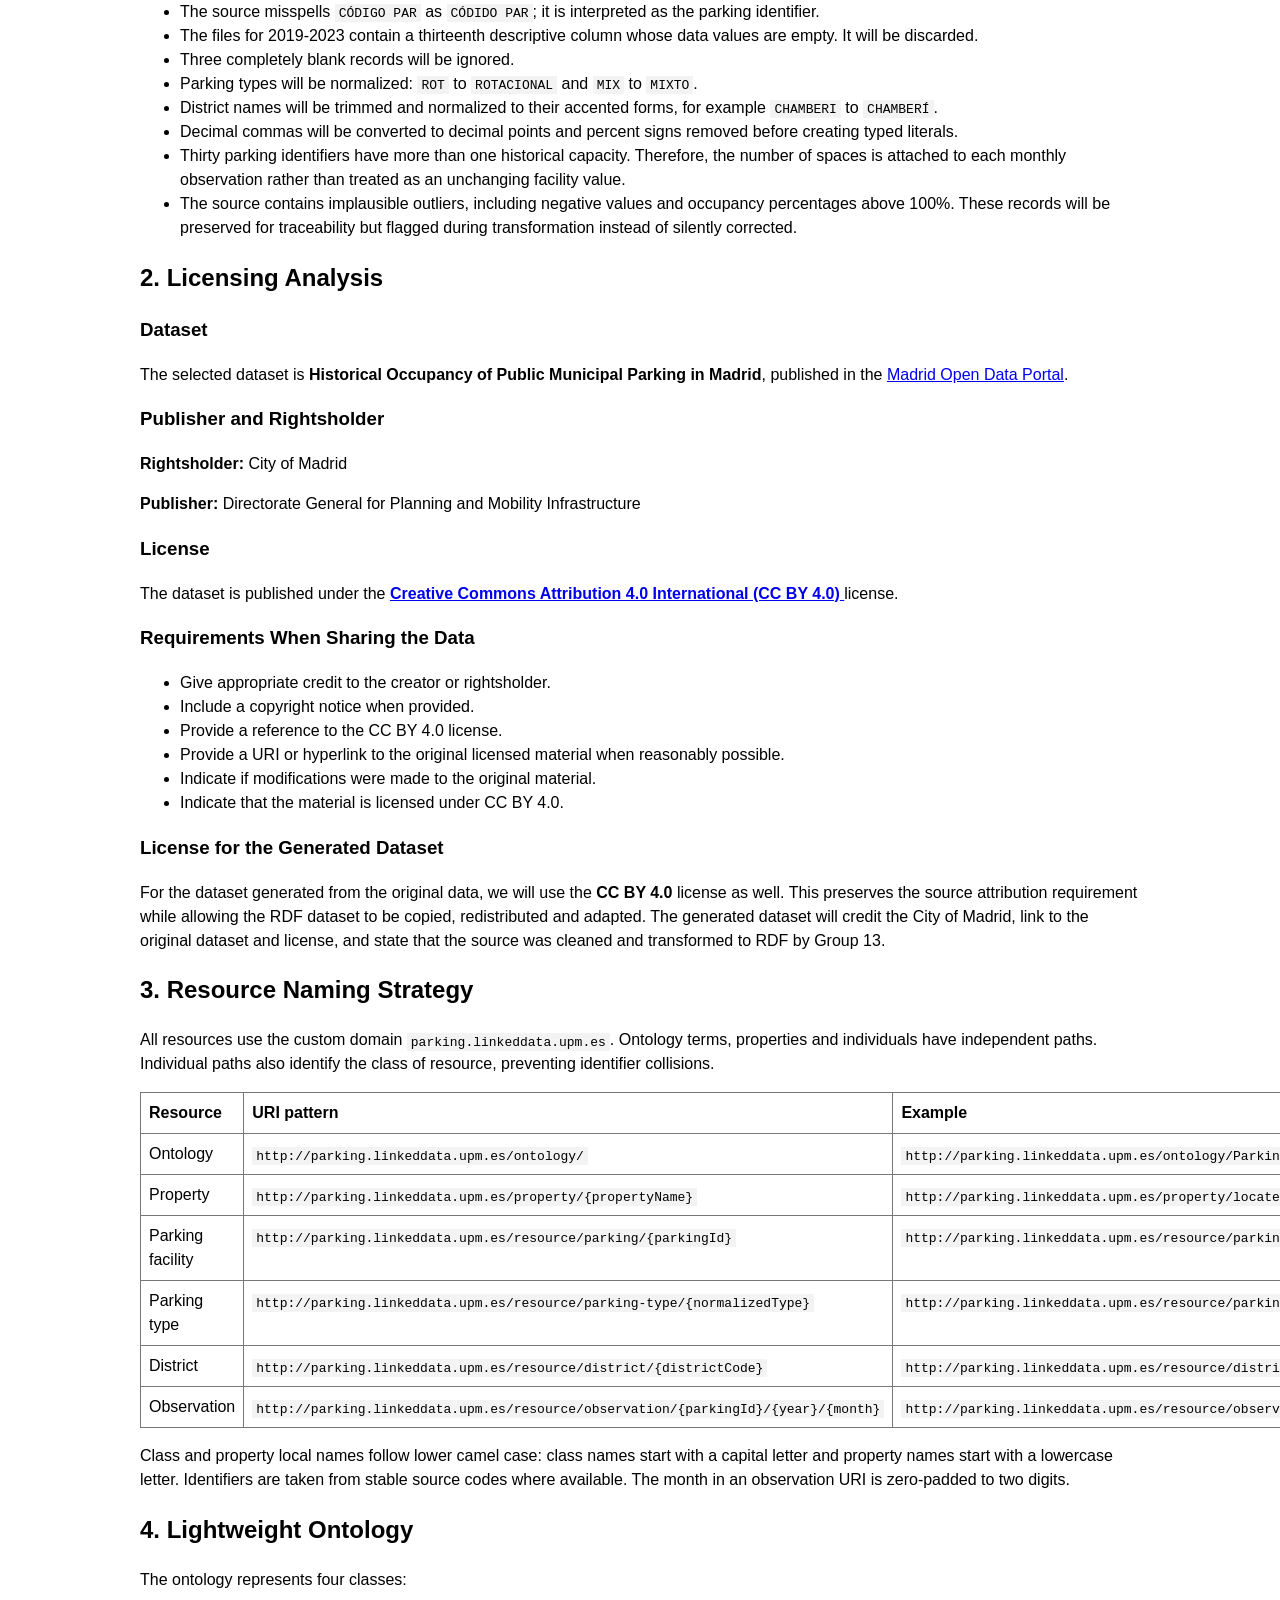
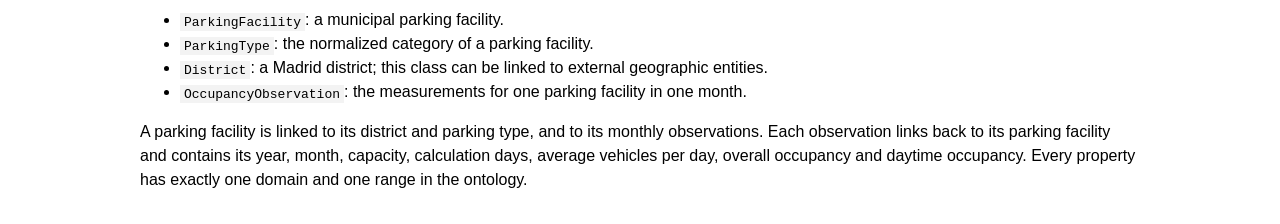
<file: HandsOn/Group13/analysis.html>
<!DOCTYPE html>

<html lang="en">
<head>
    <meta charset="UTF-8">
    <title>Analysis</title>
    <style>
        body { font-family: Arial, sans-serif; line-height: 1.5; margin: 2rem auto; max-width: 1000px; padding: 0 1rem; }
        table { border-collapse: collapse; width: 100%; }
        th, td { border: 1px solid #777; padding: 0.5rem; text-align: left; vertical-align: top; }
        code { background: #f3f3f3; padding: 0.1rem 0.25rem; }
    </style>
</head>

<body>

<h1>Analysis</h1>

<h2>1. Analysis of the Data Source</h2>

<p>
The source is the City of Madrid dataset
<a href="https://datos.madrid.es/dataset/300346-0-aparcamientos-ocupa-historico" target="_blank">
Historical Occupancy of Public Municipal Parking (dataset 300346)
</a>. It contains monthly occupancy measurements for public municipal parking
facilities. The local copy consists of eight semicolon-separated CSV files
covering 2019 through September 2026.
</p>

<h3>Format and Size</h3>

<ul>
    <li><strong>Format:</strong> CSV encoded as UTF-8 with a semicolon (<code>;</code>) separator.</li>
    <li><strong>Decimal notation:</strong> comma decimal separator; occupancy values include a percent sign.</li>
    <li><strong>Valid observations:</strong> 4,754 non-empty monthly records.</li>
    <li><strong>Coverage:</strong> 57 parking identifiers and 12 district codes.</li>
    <li><strong>Observation key:</strong> parking identifier, year and month. No duplicate keys were found.</li>
    <li><strong>Completeness:</strong> the 12 meaningful columns contain no missing values.</li>
</ul>

<h3>Column Value Analysis and RDF Mapping</h3>

<p>
The classifications below distinguish nominal categories (labels with no
natural order), ordinal values (ordered categories), and quantitative or
cardinal values (measurements for which arithmetic is meaningful).
Cardinalities and ranges are calculated from the 4,754 non-empty source rows
before normalization. Consequently, the raw numeric ranges include the
outliers discussed in the data-quality section.
</p>

<table>
    <thead>
        <tr><th>CSV column</th><th>Meaning</th><th>Variable type</th><th>Observed values or range</th><th>RDF mapping</th></tr>
    </thead>
    <tbody>
        <tr><td><code>AÑO</code></td><td>Observation year</td><td>Temporal, discrete ordinal</td><td>8 ordered values: 2019-2026</td><td><code>year</code>, <code>xsd:gYear</code></td></tr>
        <tr><td><code>MES</code></td><td>Observation month</td><td>Temporal, discrete ordinal</td><td>12 ordered values: 1-12</td><td><code>month</code>, <code>xsd:integer</code></td></tr>
        <tr><td><code>NOMBRE DEL APARCAMIENTO</code></td><td>Parking facility name</td><td>Nominal categorical text</td><td>62 raw labels associated with 57 parking identifiers</td><td><code>parkingName</code>, <code>xsd:string</code></td></tr>
        <tr><td><code>CÓDIDO PAR</code></td><td>Parking identifier</td><td>Nominal identifier stored as an integer</td><td>57 distinct codes; arithmetic and ordering have no meaning</td><td>Identifier in the parking resource URI</td></tr>
        <tr><td><code>TIPO</code></td><td>Parking type</td><td>Nominal categorical code</td><td>4 raw labels: <code>MIX</code>, <code>MIXTO</code>, <code>ROT</code> and <code>ROTACIONAL</code>; 2 categories after normalization</td><td>Link to a <code>ParkingType</code> resource</td></tr>
        <tr><td><code>NUM PLAZAS</code></td><td>Number of parking spaces in that month</td><td>Quantitative/cardinal, discrete ratio</td><td>91 distinct integer values; range 83-1175</td><td><code>numberOfSpaces</code>, <code>xsd:integer</code></td></tr>
        <tr><td><code>CÓDIGO DISTRITO</code></td><td>Madrid district code</td><td>Nominal identifier stored as an integer</td><td>12 distinct codes: 1, 3, 4, 5, 6, 7, 9, 10, 14, 15, 19 and 20</td><td>Identifier in the district resource URI</td></tr>
        <tr><td><code>DISTRITO</code></td><td>District name</td><td>Nominal categorical text</td><td>15 raw labels representing 12 districts after accent and whitespace normalization</td><td><code>districtName</code>, <code>xsd:string</code></td></tr>
        <tr><td><code>Días Cálculo</code></td><td>Days used to calculate the monthly values</td><td>Quantitative/cardinal, discrete ratio</td><td>28 distinct integer values; range 1-31</td><td><code>calculationDays</code>, <code>xsd:integer</code></td></tr>
        <tr><td><code>Vehículos día (media)</code></td><td>Average vehicles per day</td><td>Quantitative/cardinal, ratio</td><td>400 distinct values; raw range -3874 to 743</td><td><code>averageVehiclesPerDay</code>, <code>xsd:decimal</code></td></tr>
        <tr><td><code>Ocupación (%)</code></td><td>Overall occupancy percentage</td><td>Quantitative/cardinal, continuous ratio</td><td>793 distinct values; raw range -393656.4% to 194.2%</td><td><code>occupancyPercentage</code>, <code>xsd:decimal</code></td></tr>
        <tr><td><code>Ocupación 9h-21h (%)</code></td><td>Daytime occupancy percentage</td><td>Quantitative/cardinal, continuous ratio</td><td>921 distinct values; raw range -221179.5% to 369.7%</td><td><code>daytimeOccupancyPercentage</code>, <code>xsd:decimal</code></td></tr>
    </tbody>
</table>

<h3>Data Quality and Transformation</h3>

<ul>
    <li>The quoted column headings contain line breaks. A CSV parser must be used instead of splitting physical lines.</li>
    <li>The source misspells <code>CÓDIGO PAR</code> as <code>CÓDIDO PAR</code>; it is interpreted as the parking identifier.</li>
    <li>The files for 2019-2023 contain a thirteenth descriptive column whose data values are empty. It will be discarded.</li>
    <li>Three completely blank records will be ignored.</li>
    <li>Parking types will be normalized: <code>ROT</code> to <code>ROTACIONAL</code> and <code>MIX</code> to <code>MIXTO</code>.</li>
    <li>District names will be trimmed and normalized to their accented forms, for example <code>CHAMBERI</code> to <code>CHAMBERÍ</code>.</li>
    <li>Decimal commas will be converted to decimal points and percent signs removed before creating typed literals.</li>
    <li>Thirty parking identifiers have more than one historical capacity. Therefore, the number of spaces is attached to each monthly observation rather than treated as an unchanging facility value.</li>
    <li>The source contains implausible outliers, including negative values and occupancy percentages above 100%. These records will be preserved for traceability but flagged during transformation instead of silently corrected.</li>
</ul>

<h2>2. Licensing Analysis</h2>

<h3>Dataset</h3>

<p>
The selected dataset is <strong>Historical Occupancy of Public Municipal
Parking in Madrid</strong>, published in the
<a href="https://datos.madrid.es/dataset/300346-0-aparcamientos-ocupa-historico" target="_blank">
Madrid Open Data Portal</a>.
</p>

<h3>Publisher and Rightsholder</h3>

<p>
<strong>Rightsholder:</strong> City of Madrid
</p>

<p>
<strong>Publisher:</strong> Directorate General for Planning and Mobility
Infrastructure
</p>

<h3>License</h3>

<p>
The dataset is published under the
<a href="https://creativecommons.org/licenses/by/4.0/" target="_blank">
<strong>Creative Commons Attribution 4.0 International (CC BY 4.0)</strong>
</a>
license.
</p>

<h3>Requirements When Sharing the Data</h3>

<ul>
    <li>Give appropriate credit to the creator or rightsholder.</li>
    <li>Include a copyright notice when provided.</li>
    <li>Provide a reference to the CC BY 4.0 license.</li>
    <li>Provide a URI or hyperlink to the original licensed material when
        reasonably possible.</li>
    <li>Indicate if modifications were made to the original material.</li>
    <li>Indicate that the material is licensed under CC BY 4.0.</li>
</ul>

<h3>License for the Generated Dataset</h3>

<p>
For the dataset generated from the original data, we will use the
<strong>CC BY 4.0</strong> license as well.
This preserves the source attribution requirement while allowing the RDF
dataset to be copied, redistributed and adapted. The generated dataset will
credit the City of Madrid, link to the original dataset and license, and state
that the source was cleaned and transformed to RDF by Group 13.
</p>

<h2>3. Resource Naming Strategy</h2>

<p>
All resources use the custom domain <code>parking.linkeddata.upm.es</code>.
Ontology terms, properties and individuals have independent paths. Individual
paths also identify the class of resource, preventing identifier collisions.
</p>

<table>
    <thead>
        <tr><th>Resource</th><th>URI pattern</th><th>Example</th></tr>
    </thead>
    <tbody>
        <tr><td>Ontology</td><td><code>http://parking.linkeddata.upm.es/ontology/</code></td><td><code>http://parking.linkeddata.upm.es/ontology/ParkingFacility</code></td></tr>
        <tr><td>Property</td><td><code>http://parking.linkeddata.upm.es/property/{propertyName}</code></td><td><code>http://parking.linkeddata.upm.es/property/locatedIn</code></td></tr>
        <tr><td>Parking facility</td><td><code>http://parking.linkeddata.upm.es/resource/parking/{parkingId}</code></td><td><code>http://parking.linkeddata.upm.es/resource/parking/5000</code></td></tr>
        <tr><td>Parking type</td><td><code>http://parking.linkeddata.upm.es/resource/parking-type/{normalizedType}</code></td><td><code>http://parking.linkeddata.upm.es/resource/parking-type/rotational</code></td></tr>
        <tr><td>District</td><td><code>http://parking.linkeddata.upm.es/resource/district/{districtCode}</code></td><td><code>http://parking.linkeddata.upm.es/resource/district/7</code></td></tr>
        <tr><td>Observation</td><td><code>http://parking.linkeddata.upm.es/resource/observation/{parkingId}/{year}/{month}</code></td><td><code>http://parking.linkeddata.upm.es/resource/observation/5000/2026/01</code></td></tr>
    </tbody>
</table>

<p>Class and property local names follow lower camel case: class names start
with a capital letter and property names start with a lowercase letter.
Identifiers are taken from stable source codes where available. The month in
an observation URI is zero-padded to two digits.</p>

<h2>4. Lightweight Ontology</h2>

<p>The ontology represents four classes:</p>

<ul>
    <li><code>ParkingFacility</code>: a municipal parking facility.</li>
    <li><code>ParkingType</code>: the normalized category of a parking facility.</li>
    <li><code>District</code>: a Madrid district; this class can be linked to external geographic entities.</li>
    <li><code>OccupancyObservation</code>: the measurements for one parking facility in one month.</li>
</ul>

<p>A parking facility is linked to its district and parking type, and to its
monthly observations. Each observation links back to its parking facility and
contains its year, month, capacity, calculation days, average vehicles per day,
overall occupancy and daytime occupancy. Every property has exactly one domain
and one range in the ontology.</p>

</body>
</html>
</file>
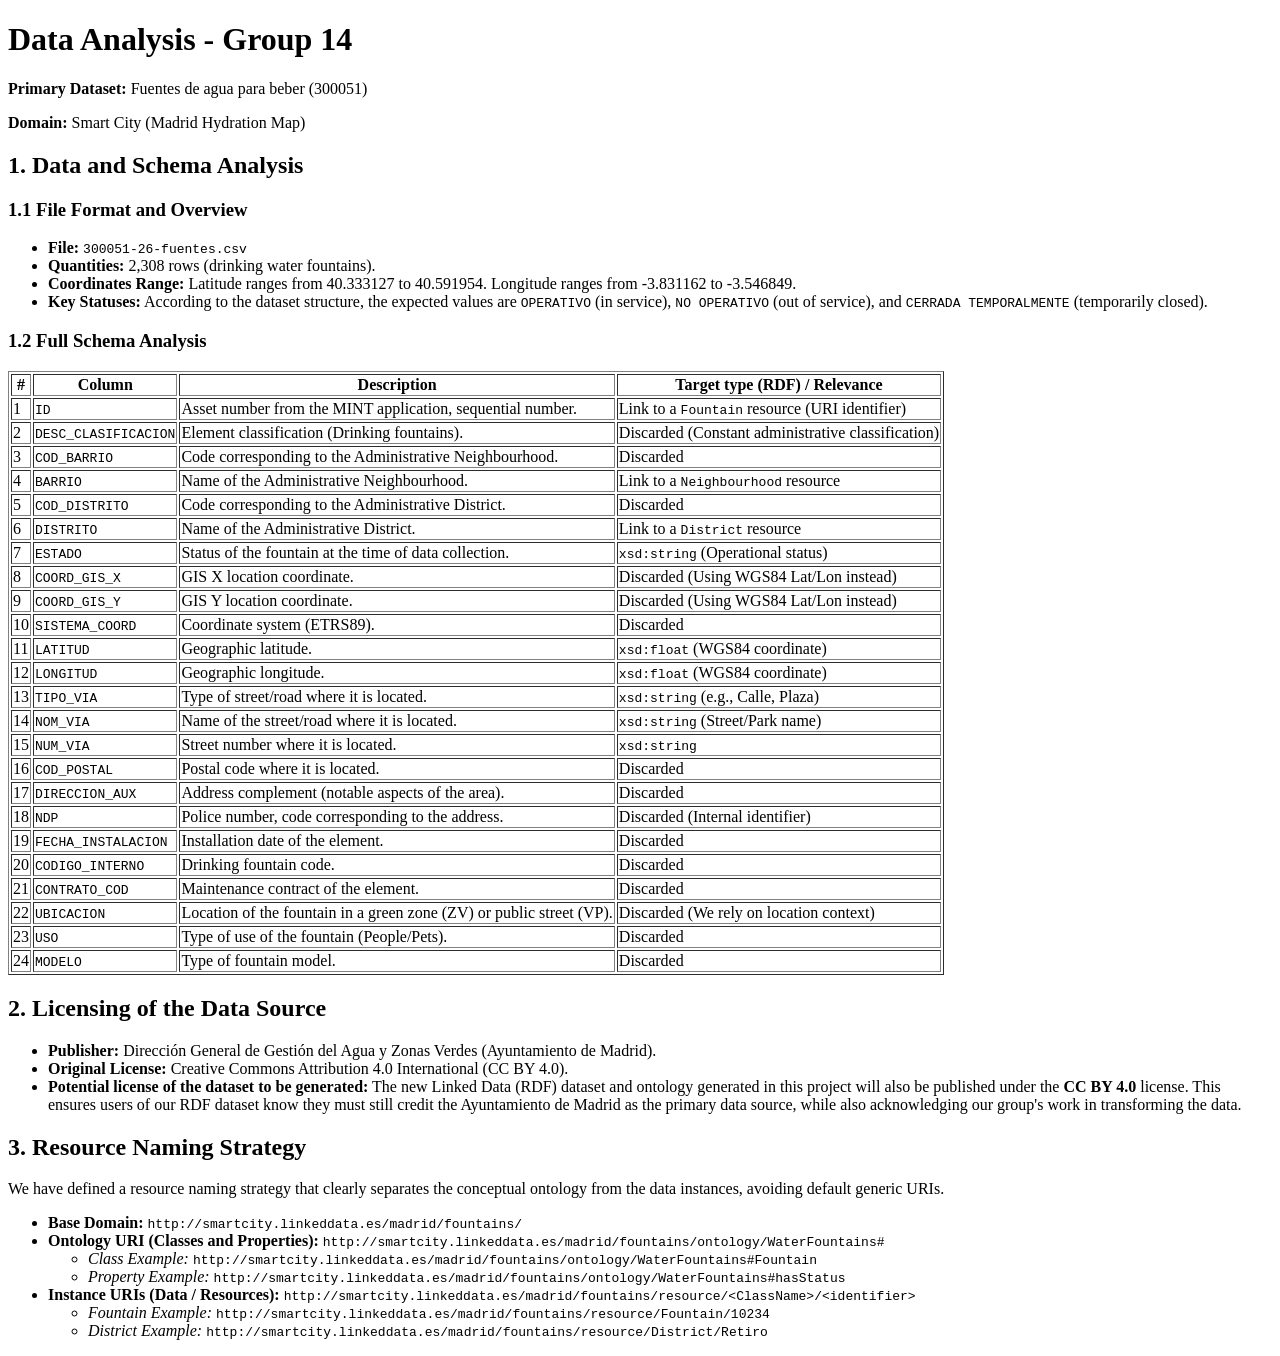
<file: HandsOn/Group14/analysis.html>
<!DOCTYPE html>
<html lang="en">
<head>
    <meta charset="UTF-8">
    <title>Data Analysis - Group 14</title>
</head>
<body>

    <h1>Data Analysis - Group 14</h1>
    <p><strong>Primary Dataset:</strong> Fuentes de agua para beber (300051)</p>
    <p><strong>Domain:</strong> Smart City (Madrid Hydration Map)</p>

    <h2>1. Data and Schema Analysis</h2>

    <h3>1.1 File Format and Overview</h3>
    <ul>
        <li><strong>File:</strong> <code>300051-26-fuentes.csv</code></li>
        <li><strong>Quantities:</strong> 2,308 rows (drinking water fountains).</li>
        <li><strong>Coordinates Range:</strong> Latitude ranges from 40.333127 to 40.591954. Longitude ranges from -3.831162 to -3.546849.</li>
        <li><strong>Key Statuses:</strong> According to the dataset structure, the expected values are <code>OPERATIVO</code> (in service), <code>NO OPERATIVO</code> (out of service), and <code>CERRADA TEMPORALMENTE</code> (temporarily closed).</li>
    </ul>

    <h3>1.2 Full Schema Analysis</h3>
    
    <table border="1">
        <tr>
            <th>#</th>
            <th>Column</th>
            <th>Description</th>
            <th>Target type (RDF) / Relevance</th>
        </tr>
        <tr><td>1</td><td><code>ID</code></td><td>Asset number from the MINT application, sequential number.</td><td>Link to a <code>Fountain</code> resource (URI identifier)</td></tr>
        <tr><td>2</td><td><code>DESC_CLASIFICACION</code></td><td>Element classification (Drinking fountains).</td><td>Discarded (Constant administrative classification)</td></tr>
        <tr><td>3</td><td><code>COD_BARRIO</code></td><td>Code corresponding to the Administrative Neighbourhood.</td><td>Discarded</td></tr>
        <tr><td>4</td><td><code>BARRIO</code></td><td>Name of the Administrative Neighbourhood.</td><td>Link to a <code>Neighbourhood</code> resource</td></tr>
        <tr><td>5</td><td><code>COD_DISTRITO</code></td><td>Code corresponding to the Administrative District.</td><td>Discarded</td></tr>
        <tr><td>6</td><td><code>DISTRITO</code></td><td>Name of the Administrative District.</td><td>Link to a <code>District</code> resource</td></tr>
        <tr><td>7</td><td><code>ESTADO</code></td><td>Status of the fountain at the time of data collection.</td><td><code>xsd:string</code> (Operational status)</td></tr>
        <tr><td>8</td><td><code>COORD_GIS_X</code></td><td>GIS X location coordinate.</td><td>Discarded (Using WGS84 Lat/Lon instead)</td></tr>
        <tr><td>9</td><td><code>COORD_GIS_Y</code></td><td>GIS Y location coordinate.</td><td>Discarded (Using WGS84 Lat/Lon instead)</td></tr>
        <tr><td>10</td><td><code>SISTEMA_COORD</code></td><td>Coordinate system (ETRS89).</td><td>Discarded</td></tr>
        <tr><td>11</td><td><code>LATITUD</code></td><td>Geographic latitude.</td><td><code>xsd:float</code> (WGS84 coordinate)</td></tr>
        <tr><td>12</td><td><code>LONGITUD</code></td><td>Geographic longitude.</td><td><code>xsd:float</code> (WGS84 coordinate)</td></tr>
        <tr><td>13</td><td><code>TIPO_VIA</code></td><td>Type of street/road where it is located.</td><td><code>xsd:string</code> (e.g., Calle, Plaza)</td></tr>
        <tr><td>14</td><td><code>NOM_VIA</code></td><td>Name of the street/road where it is located.</td><td><code>xsd:string</code> (Street/Park name)</td></tr>
        <tr><td>15</td><td><code>NUM_VIA</code></td><td>Street number where it is located.</td><td><code>xsd:string</code></td></tr>
        <tr><td>16</td><td><code>COD_POSTAL</code></td><td>Postal code where it is located.</td><td>Discarded</td></tr>
        <tr><td>17</td><td><code>DIRECCION_AUX</code></td><td>Address complement (notable aspects of the area).</td><td>Discarded</td></tr>
        <tr><td>18</td><td><code>NDP</code></td><td>Police number, code corresponding to the address.</td><td>Discarded (Internal identifier)</td></tr>
        <tr><td>19</td><td><code>FECHA_INSTALACION</code></td><td>Installation date of the element.</td><td>Discarded</td></tr>
        <tr><td>20</td><td><code>CODIGO_INTERNO</code></td><td>Drinking fountain code.</td><td>Discarded</td></tr>
        <tr><td>21</td><td><code>CONTRATO_COD</code></td><td>Maintenance contract of the element.</td><td>Discarded</td></tr>
        <tr><td>22</td><td><code>UBICACION</code></td><td>Location of the fountain in a green zone (ZV) or public street (VP).</td><td>Discarded (We rely on location context)</td></tr>
        <tr><td>23</td><td><code>USO</code></td><td>Type of use of the fountain (People/Pets).</td><td>Discarded</td></tr>
        <tr><td>24</td><td><code>MODELO</code></td><td>Type of fountain model.</td><td>Discarded</td></tr>
    </table>

    <h2>2. Licensing of the Data Source</h2>
    <ul>
        <li><strong>Publisher:</strong> Dirección General de Gestión del Agua y Zonas Verdes (Ayuntamiento de Madrid).</li>
        <li><strong>Original License:</strong> Creative Commons Attribution 4.0 International (CC BY 4.0).</li>
        <li><strong>Potential license of the dataset to be generated:</strong> The new Linked Data (RDF) dataset and ontology generated in this project will also be published under the <strong>CC BY 4.0</strong> license. This ensures users of our RDF dataset know they must still credit the Ayuntamiento de Madrid as the primary data source, while also acknowledging our group's work in transforming the data.</li>
    </ul>

    <h2>3. Resource Naming Strategy</h2>
    <p>We have defined a resource naming strategy that clearly separates the conceptual ontology from the data instances, avoiding default generic URIs.</p>
    <ul>
        <li><strong>Base Domain:</strong> <code>http://smartcity.linkeddata.es/madrid/fountains/</code></li>
        <li><strong>Ontology URI (Classes and Properties):</strong> <code>http://smartcity.linkeddata.es/madrid/fountains/ontology/WaterFountains#</code>
            <ul>
                <li><em>Class Example:</em> <code>http://smartcity.linkeddata.es/madrid/fountains/ontology/WaterFountains#Fountain</code></li>
                <li><em>Property Example:</em> <code>http://smartcity.linkeddata.es/madrid/fountains/ontology/WaterFountains#hasStatus</code></li>
            </ul>
        </li>
        <li><strong>Instance URIs (Data / Resources):</strong> <code>http://smartcity.linkeddata.es/madrid/fountains/resource/&lt;ClassName&gt;/&lt;identifier&gt;</code>
            <ul>
                <li><em>Fountain Example:</em> <code>http://smartcity.linkeddata.es/madrid/fountains/resource/Fountain/10234</code></li>
                <li><em>District Example:</em> <code>http://smartcity.linkeddata.es/madrid/fountains/resource/District/Retiro</code></li>
            </ul>
        </li>
    </ul>

</body>
</html>
</file>
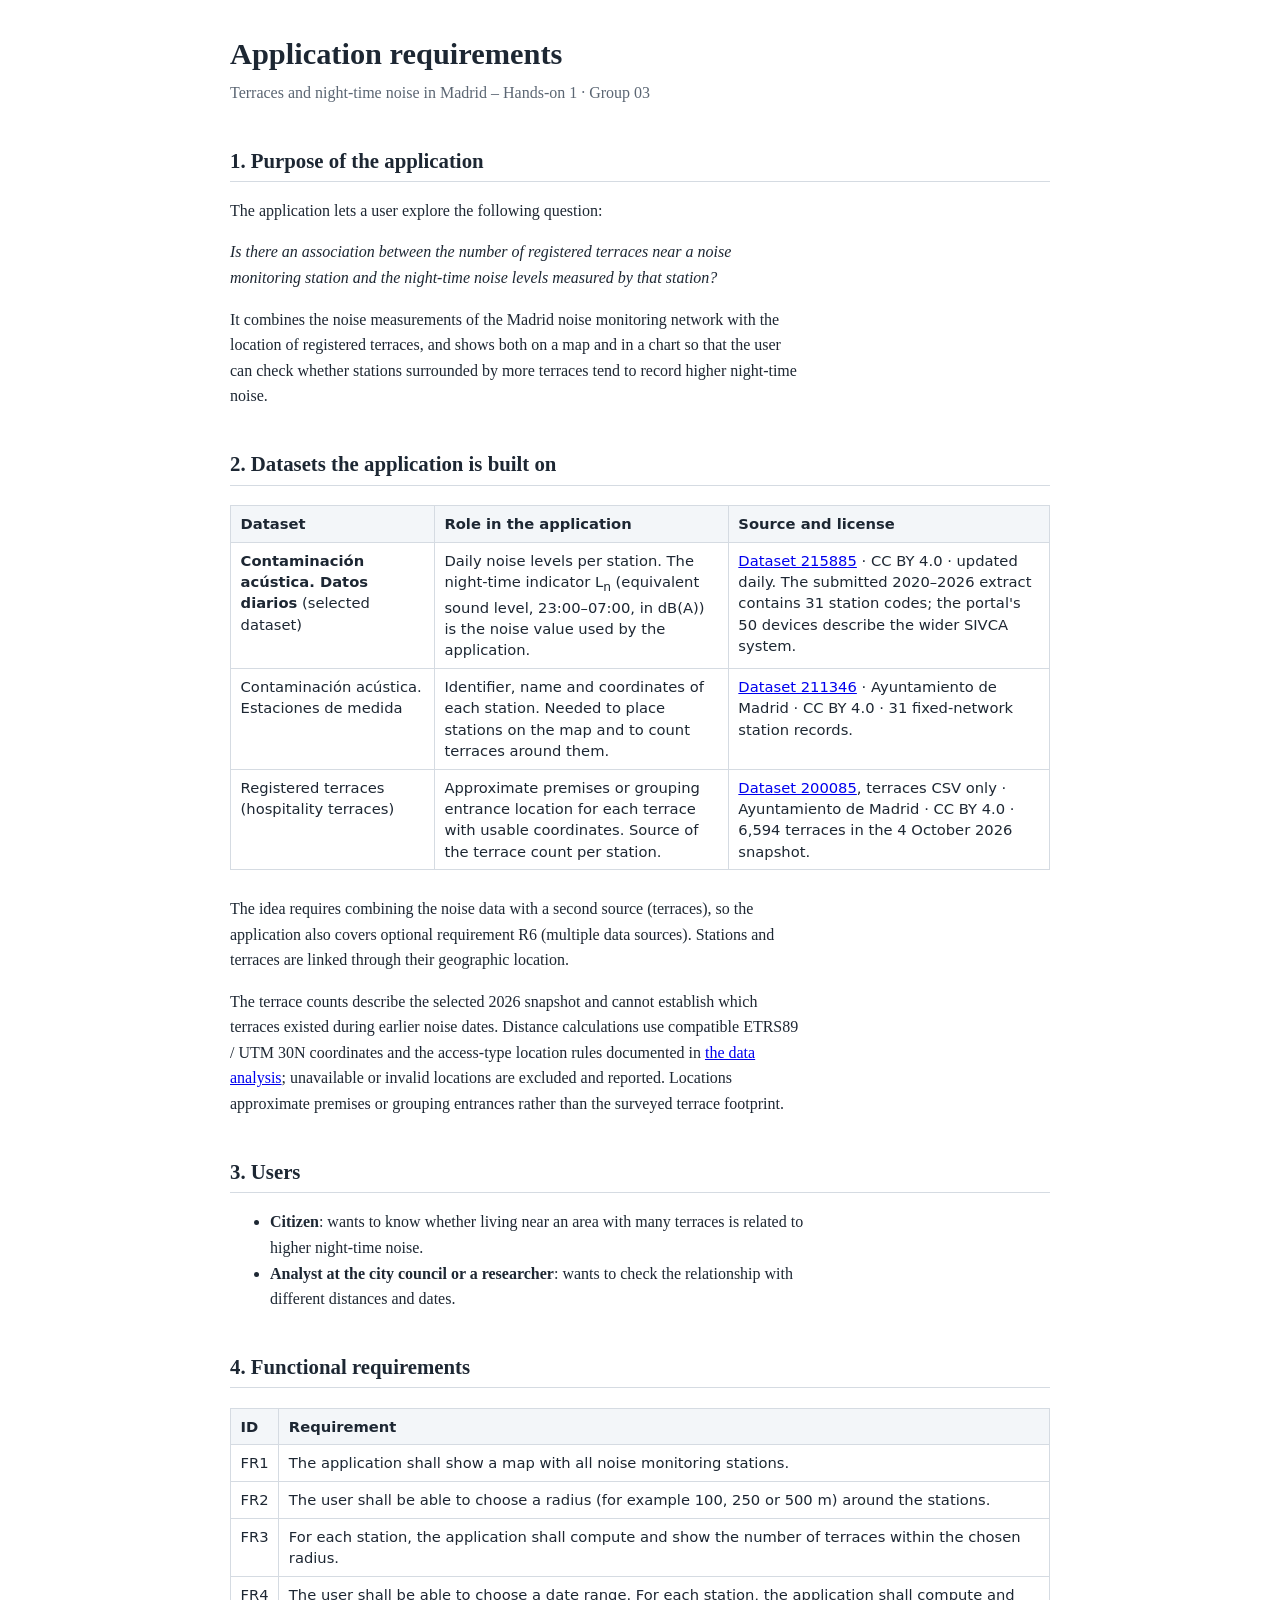
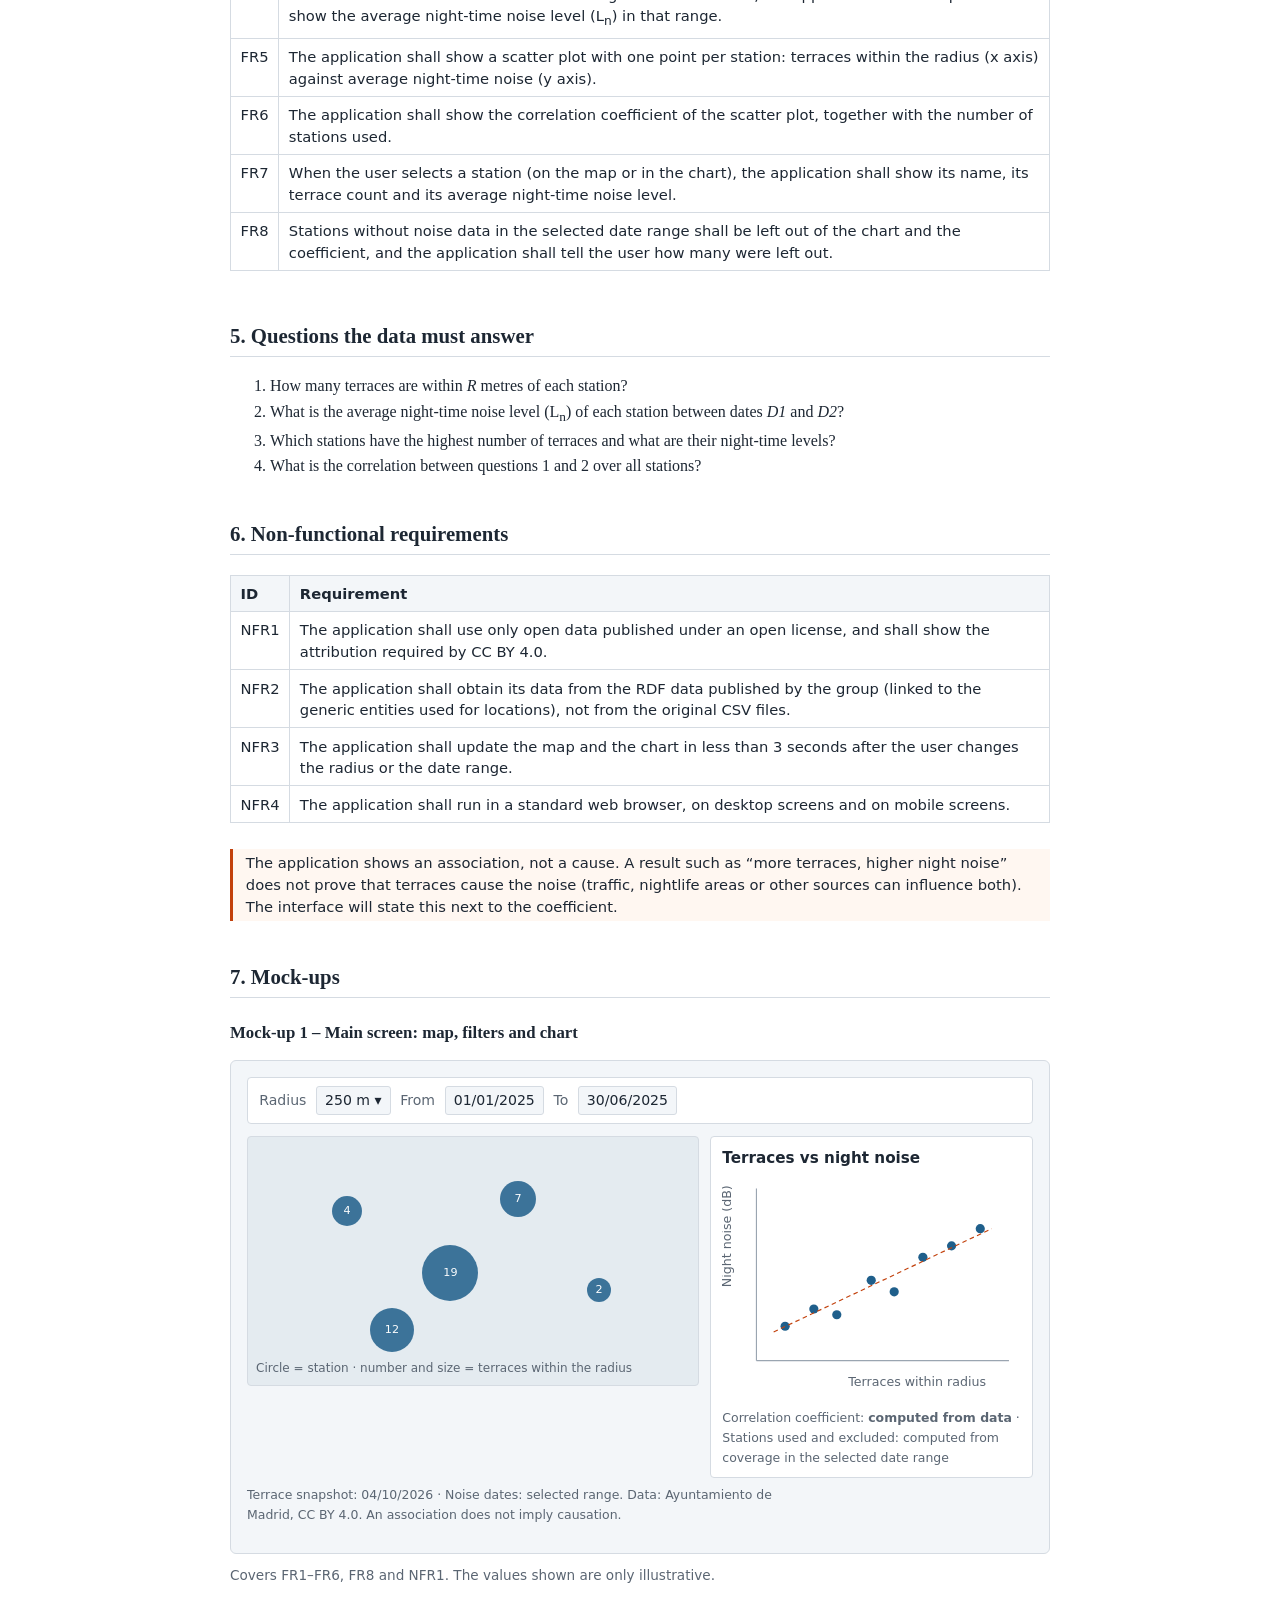
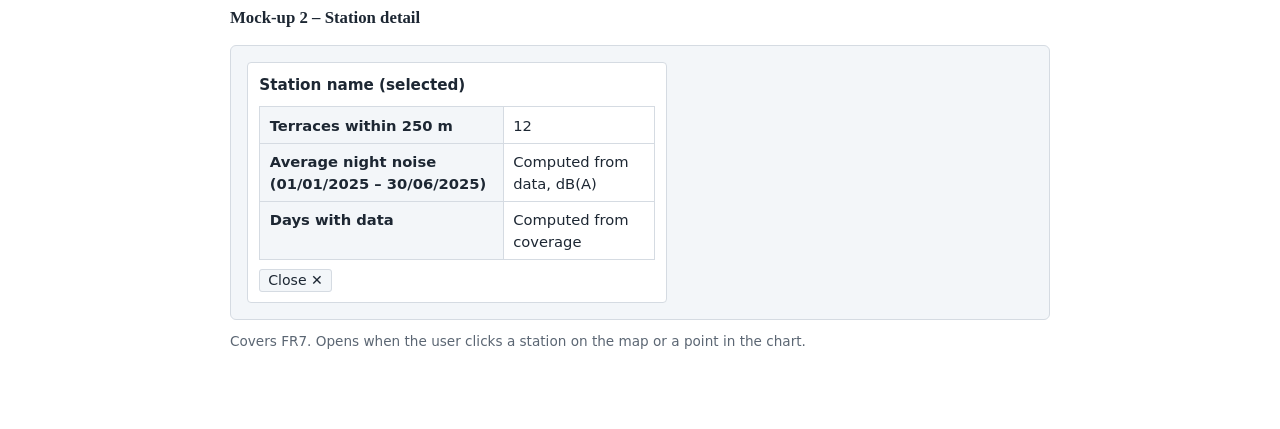
<file: HandsOn/Group03/requirements/applicationRequirements.html>
<!DOCTYPE html>
<html lang="en">
<head>
<meta charset="utf-8">
<meta name="viewport" content="width=device-width, initial-scale=1">
<title>Application requirements – Terraces and night noise in Madrid</title>
<style>
:root{--ink:#1d2733;--muted:#5b6673;--line:#d5dbe2;--bg:#fff;--soft:#f3f6f9;--accent:#1f5f8b;--hot:#c2410c}
*{box-sizing:border-box}
body{font:16px/1.6 Georgia,"Times New Roman",serif;color:var(--ink);background:var(--bg);margin:0}
main{max-width:860px;margin:0 auto;padding:2rem 1.25rem 4rem}
h1{font-size:1.9rem;line-height:1.25;margin:.2rem 0 .4rem}
h2{font-size:1.3rem;margin:2.4rem 0 .6rem;padding-bottom:.25rem;border-bottom:1px solid var(--line)}
h3{font-size:1.05rem;margin:1.4rem 0 .4rem}
p,li{max-width:72ch}
.sub{color:var(--muted);margin:0}
table{border-collapse:collapse;width:100%;font:.92rem/1.45 system-ui,sans-serif;margin:.6rem 0}
th,td{border:1px solid var(--line);padding:.45rem .6rem;text-align:left;vertical-align:top}
th{background:var(--soft)}
.tablewrap{overflow-x:auto}
code{font-family:ui-monospace,Menlo,monospace;font-size:.88em;background:var(--soft);padding:.05em .3em;border-radius:3px}
.mock{border:1px solid var(--line);border-radius:6px;background:var(--soft);padding:1rem;margin:.8rem 0;font-family:system-ui,sans-serif;font-size:.88rem}
.mock .bar{display:flex;gap:.6rem;flex-wrap:wrap;align-items:center;background:#fff;border:1px solid var(--line);border-radius:4px;padding:.5rem .7rem;margin-bottom:.7rem}
.mock .bar label{color:var(--muted)}
.mock .ctl{border:1px solid var(--line);border-radius:3px;padding:.15rem .5rem;background:var(--soft)}
.grid{display:grid;grid-template-columns:1.4fr 1fr;gap:.7rem}
@media(max-width:640px){.grid{grid-template-columns:1fr}}
.map{position:relative;height:250px;background:#e4ebf0;border:1px solid var(--line);border-radius:4px;overflow:hidden}
.map .st{position:absolute;border-radius:50%;background:var(--accent);opacity:.85;transform:translate(-50%,-50%);display:grid;place-items:center;color:#fff;font-size:.7rem}
.map .lbl{position:absolute;left:8px;bottom:6px;color:var(--muted);font-size:.75rem}
.panel{background:#fff;border:1px solid var(--line);border-radius:4px;padding:.6rem .7rem}
.panel h4{margin:0 0 .4rem;font-size:.95rem}
.legend{font-size:.78rem;color:var(--muted);margin-top:.4rem}
.cap{font:.85rem system-ui,sans-serif;color:var(--muted);margin:.2rem 0 1rem}
.note{border-left:3px solid var(--hot);padding:.2rem .8rem;background:#fff7f1;font:.92rem/1.5 system-ui,sans-serif}
svg text{font:11px system-ui,sans-serif;fill:#5b6673}
</style>
</head>
<body>
<main>

<h1>Application requirements</h1>
<p class="sub">Terraces and night-time noise in Madrid – Hands-on 1 · Group 03</p>

<h2>1. Purpose of the application</h2>
<p>The application lets a user explore the following question:</p>
<p><em>Is there an association between the number of registered terraces near a noise monitoring station and the night-time noise levels measured by that station?</em></p>
<p>It combines the noise measurements of the Madrid noise monitoring network with the location of registered terraces, and shows both on a map and in a chart so that the user can check whether stations surrounded by more terraces tend to record higher night-time noise.</p>

<h2>2. Datasets the application is built on</h2>
<div class="tablewrap">
<table>
<tr><th>Dataset</th><th>Role in the application</th><th>Source and license</th></tr>
<tr><td><strong>Contaminación acústica. Datos diarios</strong> (selected dataset)</td><td>Daily noise levels per station. The night-time indicator L<sub>n</sub> (equivalent sound level, 23:00–07:00, in dB(A)) is the noise value used by the application.</td><td><a href="https://datos.madrid.es/dataset/215885-0-contaminacion-ruido">Dataset 215885</a> · CC BY 4.0 · updated daily. The submitted 2020–2026 extract contains 31 station codes; the portal's 50 devices describe the wider SIVCA system.</td></tr>
<tr><td>Contaminación acústica. Estaciones de medida</td><td>Identifier, name and coordinates of each station. Needed to place stations on the map and to count terraces around them.</td><td><a href="https://datos.madrid.es/dataset/211346-0-estaciones-acusticas">Dataset 211346</a> · Ayuntamiento de Madrid · CC BY 4.0 · 31 fixed-network station records.</td></tr>
<tr><td>Registered terraces (hospitality terraces)</td><td>Approximate premises or grouping entrance location for each terrace with usable coordinates. Source of the terrace count per station.</td><td><a href="https://datos.madrid.es/dataset/200085-0-censo-locales">Dataset 200085</a>, terraces CSV only · Ayuntamiento de Madrid · CC BY 4.0 · 6,594 terraces in the 4 October 2026 snapshot.</td></tr>
</table>
</div>
<p>The idea requires combining the noise data with a second source (terraces), so the application also covers optional requirement R6 (multiple data sources). Stations and terraces are linked through their geographic location.</p>
<p>The terrace counts describe the selected 2026 snapshot and cannot establish which terraces existed during earlier noise dates. Distance calculations use compatible ETRS89 / UTM 30N coordinates and the access-type location rules documented in <a href="../analysis.html">the data analysis</a>; unavailable or invalid locations are excluded and reported. Locations approximate premises or grouping entrances rather than the surveyed terrace footprint.</p>

<h2>3. Users</h2>
<ul>
<li><strong>Citizen</strong>: wants to know whether living near an area with many terraces is related to higher night-time noise.</li>
<li><strong>Analyst at the city council or a researcher</strong>: wants to check the relationship with different distances and dates.</li>
</ul>

<h2>4. Functional requirements</h2>
<div class="tablewrap">
<table>
<tr><th>ID</th><th>Requirement</th></tr>
<tr><td>FR1</td><td>The application shall show a map with all noise monitoring stations.</td></tr>
<tr><td>FR2</td><td>The user shall be able to choose a radius (for example 100, 250 or 500 m) around the stations.</td></tr>
<tr><td>FR3</td><td>For each station, the application shall compute and show the number of terraces within the chosen radius.</td></tr>
<tr><td>FR4</td><td>The user shall be able to choose a date range. For each station, the application shall compute and show the average night-time noise level (L<sub>n</sub>) in that range.</td></tr>
<tr><td>FR5</td><td>The application shall show a scatter plot with one point per station: terraces within the radius (x axis) against average night-time noise (y axis).</td></tr>
<tr><td>FR6</td><td>The application shall show the correlation coefficient of the scatter plot, together with the number of stations used.</td></tr>
<tr><td>FR7</td><td>When the user selects a station (on the map or in the chart), the application shall show its name, its terrace count and its average night-time noise level.</td></tr>
<tr><td>FR8</td><td>Stations without noise data in the selected date range shall be left out of the chart and the coefficient, and the application shall tell the user how many were left out.</td></tr>
</table>
</div>

<h2>5. Questions the data must answer</h2>
<ol>
<li>How many terraces are within <em>R</em> metres of each station?</li>
<li>What is the average night-time noise level (L<sub>n</sub>) of each station between dates <em>D1</em> and <em>D2</em>?</li>
<li>Which stations have the highest number of terraces and what are their night-time levels?</li>
<li>What is the correlation between questions 1 and 2 over all stations?</li>
</ol>

<h2>6. Non-functional requirements</h2>
<div class="tablewrap">
<table>
<tr><th>ID</th><th>Requirement</th></tr>
<tr><td>NFR1</td><td>The application shall use only open data published under an open license, and shall show the attribution required by CC BY 4.0.</td></tr>
<tr><td>NFR2</td><td>The application shall obtain its data from the RDF data published by the group (linked to the generic entities used for locations), not from the original CSV files.</td></tr>
<tr><td>NFR3</td><td>The application shall update the map and the chart in less than 3 seconds after the user changes the radius or the date range.</td></tr>
<tr><td>NFR4</td><td>The application shall run in a standard web browser, on desktop screens and on mobile screens.</td></tr>
</table>
</div>

<div class="note" style="margin-top:1rem">
The application shows an association, not a cause. A result such as “more terraces, higher night noise” does not prove that terraces cause the noise (traffic, nightlife areas or other sources can influence both). The interface will state this next to the coefficient.
</div>

<h2>7. Mock-ups</h2>

<h3>Mock-up 1 – Main screen: map, filters and chart</h3>
<div class="mock">
<div class="bar">
<label>Radius</label><span class="ctl">250 m ▾</span>
<label>From</label><span class="ctl">01/01/2025</span>
<label>To</label><span class="ctl">30/06/2025</span>
</div>
<div class="grid">
<div class="map" aria-label="Map of stations">
<span class="st" style="left:22%;top:30%;width:30px;height:30px">4</span>
<span class="st" style="left:45%;top:55%;width:56px;height:56px">19</span>
<span class="st" style="left:60%;top:25%;width:36px;height:36px">7</span>
<span class="st" style="left:78%;top:62%;width:24px;height:24px">2</span>
<span class="st" style="left:32%;top:78%;width:44px;height:44px">12</span>
<span class="lbl">Circle = station · number and size = terraces within the radius</span>
</div>
<div class="panel">
<h4>Terraces vs night noise</h4>
<svg viewBox="0 0 260 190" width="100%" role="img" aria-label="Scatter plot">
<line x1="30" y1="160" x2="250" y2="160" stroke="#9aa5b1"/><line x1="30" y1="10" x2="30" y2="160" stroke="#9aa5b1"/>
<text x="110" y="182">Terraces within radius</text>
<text x="2" y="90" transform="rotate(-90 8 90)">Night noise (dB)</text>
<g fill="#1f5f8b"><circle cx="55" cy="130" r="4"/><circle cx="80" cy="115" r="4"/><circle cx="100" cy="120" r="4"/><circle cx="130" cy="90" r="4"/><circle cx="150" cy="100" r="4"/><circle cx="175" cy="70" r="4"/><circle cx="200" cy="60" r="4"/><circle cx="225" cy="45" r="4"/></g>
<line x1="45" y1="135" x2="235" y2="45" stroke="#c2410c" stroke-dasharray="4 3"/>
</svg>
<div class="legend">Correlation coefficient: <strong>computed from data</strong> · Stations used and excluded: computed from coverage in the selected date range</div>
</div>
</div>
<p class="legend">Terrace snapshot: 04/10/2026 · Noise dates: selected range. Data: Ayuntamiento de Madrid, CC BY 4.0. An association does not imply causation.</p>
</div>
<p class="cap">Covers FR1–FR6, FR8 and NFR1. The values shown are only illustrative.</p>

<h3>Mock-up 2 – Station detail</h3>
<div class="mock">
<div class="panel" style="max-width:420px">
<h4>Station name (selected)</h4>
<table>
<tr><th>Terraces within 250 m</th><td>12</td></tr>
<tr><th>Average night noise (01/01/2025 – 30/06/2025)</th><td>Computed from data, dB(A)</td></tr>
<tr><th>Days with data</th><td>Computed from coverage</td></tr>
</table>
<span class="ctl">Close ✕</span>
</div>
</div>
<p class="cap">Covers FR7. Opens when the user clicks a station on the map or a point in the chart.</p>

</main>
</body>
</html>
</file>
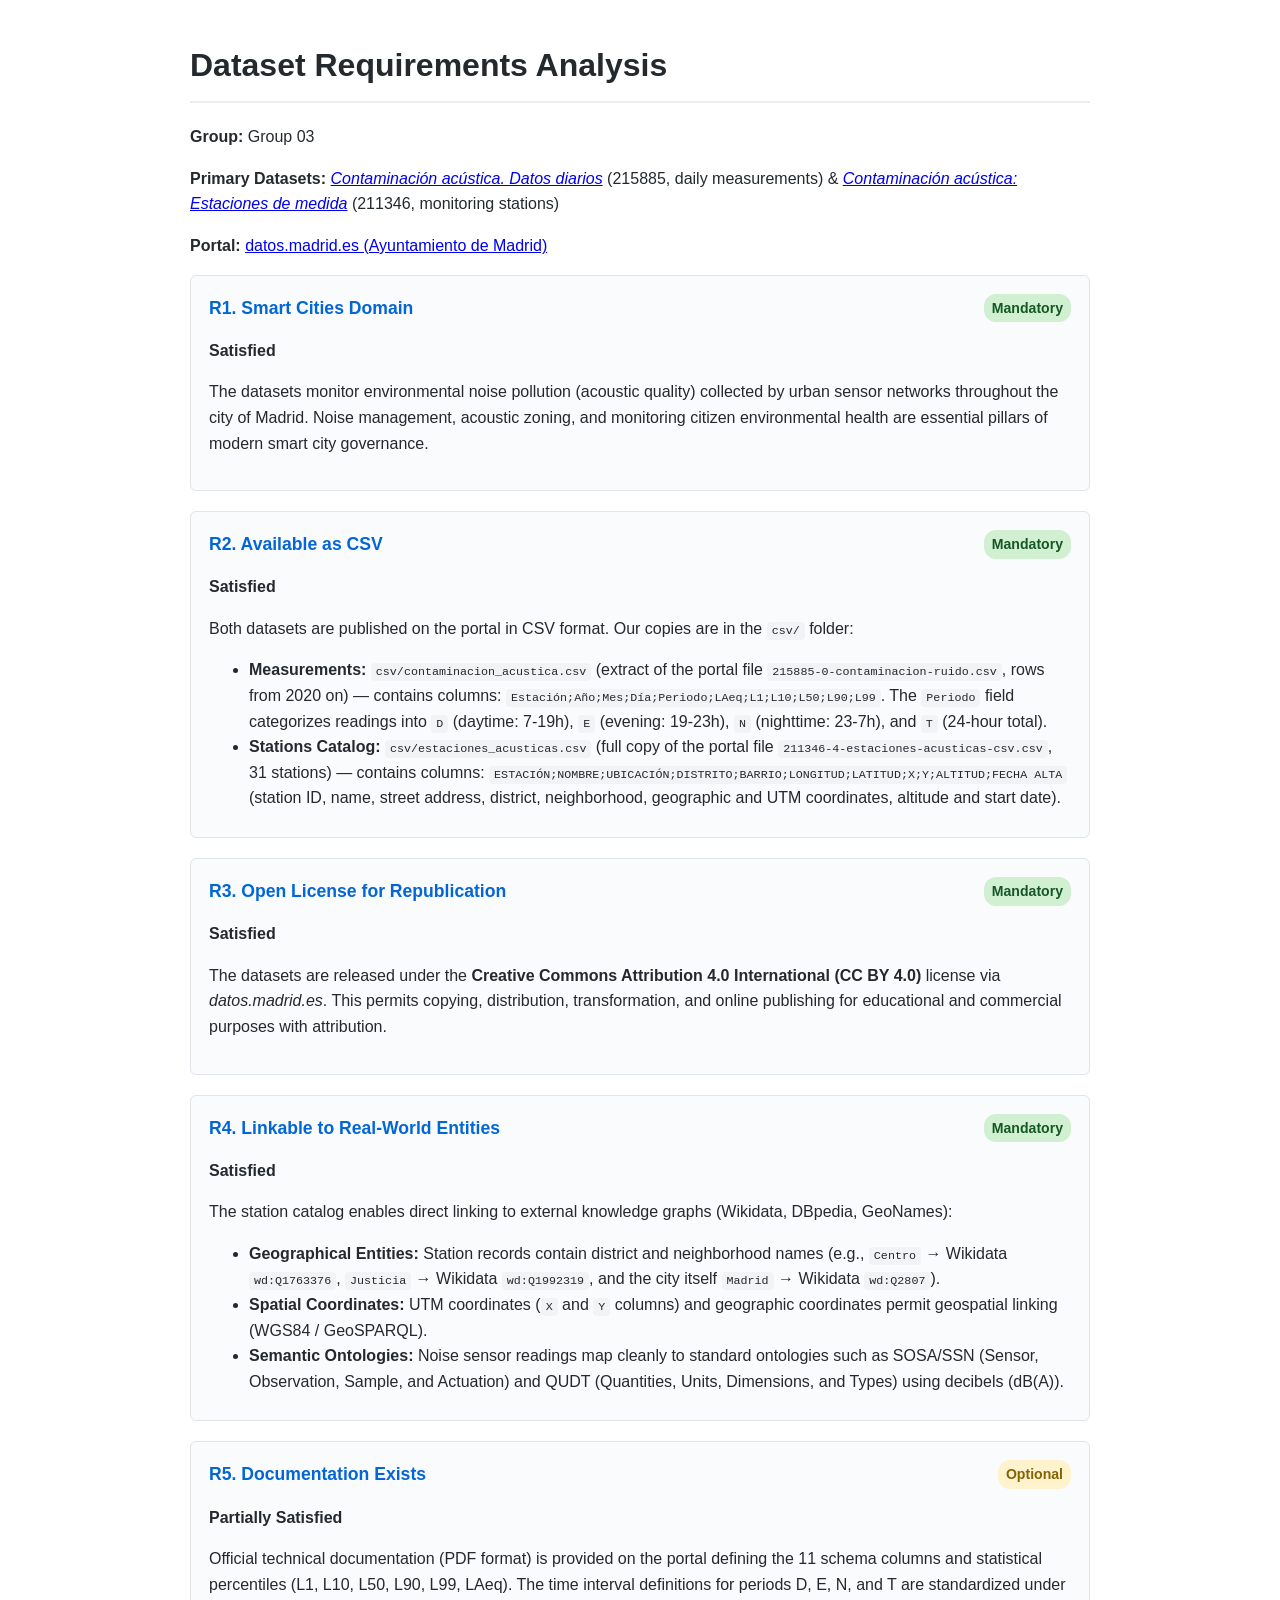
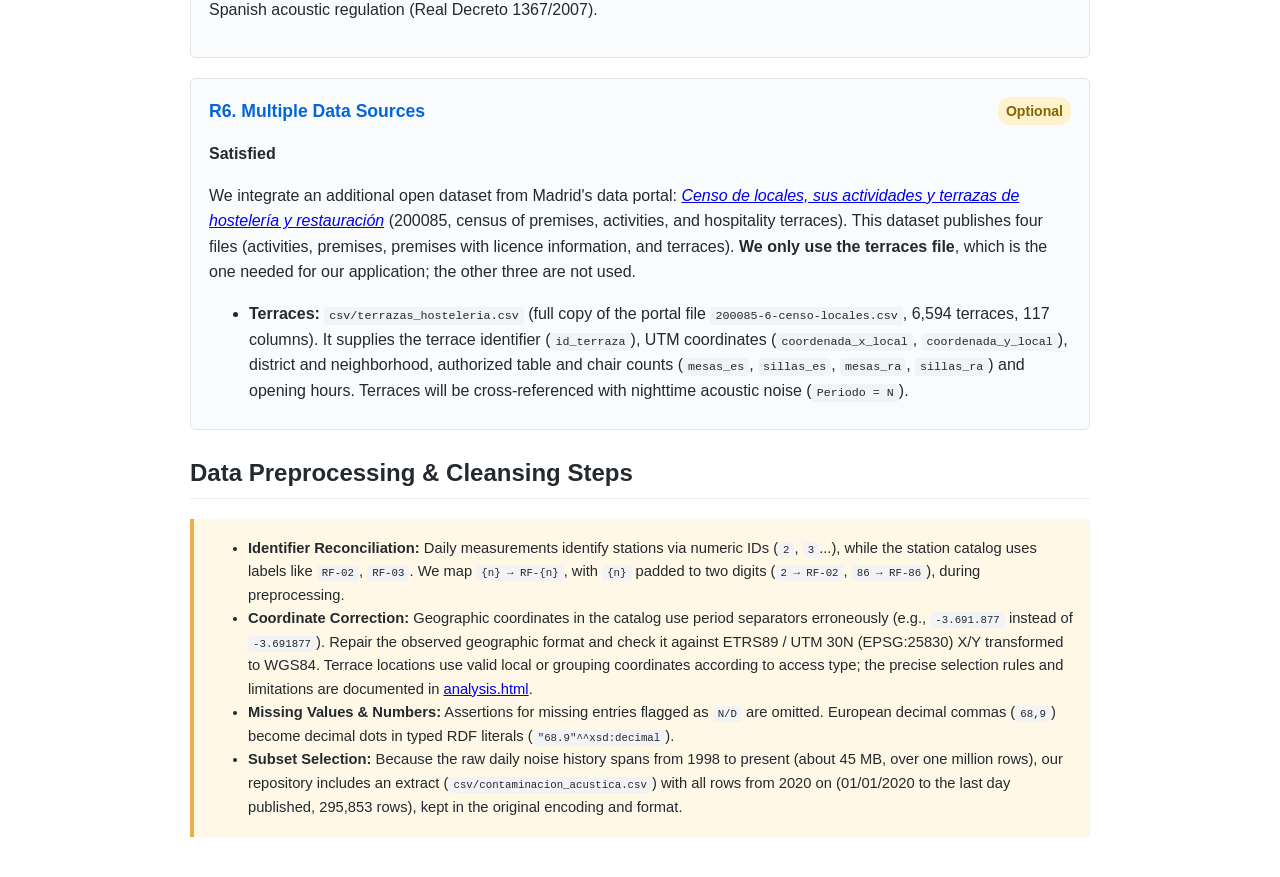
<file: HandsOn/Group03/requirements/datasetRequirements.html>
<!DOCTYPE html>
<html lang="en">
<head>
  <meta charset="UTF-8">
  <title>Dataset Requirements Analysis - Group 03</title>
  <style>
    body {
      font-family: -apple-system, BlinkMacSystemFont, "Segoe UI", Roboto, sans-serif;
      line-height: 1.6;
      max-width: 900px;
      margin: 40px auto;
      padding: 0 20px;
      color: #24292e;
    }
    h1 { border-bottom: 2px solid #eaecef; padding-bottom: 0.3em; }
    h2 { margin-top: 24px; border-bottom: 1px solid #eaecef; padding-bottom: 0.2em; }
    .req-card {
      border: 1px solid #e1e4e8;
      border-radius: 6px;
      padding: 18px;
      margin-bottom: 20px;
      background: #fafbfc;
    }
    .req-title {
      font-weight: bold;
      color: #0366d6;
      font-size: 1.1em;
      margin-bottom: 8px;
    }
    .badge {
      display: inline-block;
      padding: 3px 8px;
      border-radius: 12px;
      font-size: 0.8em;
      font-weight: 600;
      float: right;
    }
    .badge-mandatory { background-color: #d1f0d1; color: #155724; }
    .badge-optional { background-color: #fff3cd; color: #856404; }
    code { background-color: #f1f3f5; padding: 2px 5px; border-radius: 4px; font-size: 0.9em; }
    ul { margin: 8px 0; }
    .data-issue {
      background-color: #fff8e6;
      border-left: 4px solid #f0ad4e;
      padding: 10px 14px;
      margin-top: 10px;
      font-size: 0.92em;
    }
  </style>
</head>
<body>

  <h1>Dataset Requirements Analysis</h1>
  <p><strong>Group:</strong> Group 03</p>
  <p><strong>Primary Datasets:</strong> <a href="https://datos.madrid.es/dataset/215885-0-contaminacion-ruido" target="_blank"><em>Contaminación acústica. Datos diarios</em></a> (215885, daily measurements) &amp; <a href="https://datos.madrid.es/dataset/211346-0-estaciones-acusticas" target="_blank"><em>Contaminación acústica: Estaciones de medida</em></a> (211346, monitoring stations)</p>
  <p><strong>Portal:</strong> <a href="https://datos.madrid.es" target="_blank">datos.madrid.es (Ayuntamiento de Madrid)</a></p>

  <div class="req-card">
    <div class="req-title">R1. Smart Cities Domain <span class="badge badge-mandatory">Mandatory</span></div>
    <p><strong>Satisfied</strong> </p>
    <p>The datasets monitor environmental noise pollution (acoustic quality) collected by urban sensor networks throughout the city of Madrid. Noise management, acoustic zoning, and monitoring citizen environmental health are essential pillars of modern smart city governance.</p>
  </div>

  <div class="req-card">
    <div class="req-title">R2. Available as CSV <span class="badge badge-mandatory">Mandatory</span></div>
    <p><strong>Satisfied</strong> </p>
    <p>Both datasets are published on the portal in CSV format. Our copies are in the <code>csv/</code> folder:</p>
    <ul>
      <li><strong>Measurements:</strong> <code>csv/contaminacion_acustica.csv</code> (extract of the portal file <code>215885-0-contaminacion-ruido.csv</code>, rows from 2020 on) — contains columns: <code>Estación;Año;Mes;Día;Periodo;LAeq;L1;L10;L50;L90;L99</code>. The <code>Periodo</code> field categorizes readings into <code>D</code> (daytime: 7-19h), <code>E</code> (evening: 19-23h), <code>N</code> (nighttime: 23-7h), and <code>T</code> (24-hour total).</li>
      <li><strong>Stations Catalog:</strong> <code>csv/estaciones_acusticas.csv</code> (full copy of the portal file <code>211346-4-estaciones-acusticas-csv.csv</code>, 31 stations) — contains columns: <code>ESTACIÓN;NOMBRE;UBICACIÓN;DISTRITO;BARRIO;LONGITUD;LATITUD;X;Y;ALTITUD;FECHA ALTA</code> (station ID, name, street address, district, neighborhood, geographic and UTM coordinates, altitude and start date).</li>
    </ul>
  </div>

  <div class="req-card">
    <div class="req-title">R3. Open License for Republication <span class="badge badge-mandatory">Mandatory</span></div>
    <p><strong>Satisfied</strong></p>
    <p>The datasets are released under the <strong>Creative Commons Attribution 4.0 International (CC BY 4.0)</strong> license via <em>datos.madrid.es</em>. This permits copying, distribution, transformation, and online publishing for educational and commercial purposes with attribution.</p>
  </div>

  <div class="req-card">
    <div class="req-title">R4. Linkable to Real-World Entities <span class="badge badge-mandatory">Mandatory</span></div>
    <p><strong>Satisfied</strong> </p>
    <p>The station catalog enables direct linking to external knowledge graphs (Wikidata, DBpedia, GeoNames):</p>
    <ul>
      <li><strong>Geographical Entities:</strong> Station records contain district and neighborhood names (e.g., <code>Centro</code> &rarr; Wikidata <code>wd:Q1763376</code>, <code>Justicia</code> &rarr; Wikidata <code>wd:Q1992319</code>, and the city itself <code>Madrid</code> &rarr; Wikidata <code>wd:Q2807</code>).</li>
      <li><strong>Spatial Coordinates:</strong> UTM coordinates (<code>X</code> and <code>Y</code> columns) and geographic coordinates permit geospatial linking (WGS84 / GeoSPARQL).</li>
      <li><strong>Semantic Ontologies:</strong> Noise sensor readings map cleanly to standard ontologies such as SOSA/SSN (Sensor, Observation, Sample, and Actuation) and QUDT (Quantities, Units, Dimensions, and Types) using decibels (dB(A)).</li>
    </ul>
  </div>

  <div class="req-card">
    <div class="req-title">R5. Documentation Exists <span class="badge badge-optional">Optional</span></div>
    <p><strong>Partially Satisfied</strong> </p>
    <p>Official technical documentation (PDF format) is provided on the portal defining the 11 schema columns and statistical percentiles (L1, L10, L50, L90, L99, LAeq). The time interval definitions for periods D, E, N, and T are standardized under Spanish acoustic regulation (Real Decreto 1367/2007).</p>
  </div>

  <div class="req-card">
    <div class="req-title">R6. Multiple Data Sources <span class="badge badge-optional">Optional</span></div>
    <p><strong>Satisfied</strong> </p>
    <p>We integrate an additional open dataset from Madrid's data portal: <a href="https://datos.madrid.es/dataset/200085-0-censo-locales" target="_blank"><em>Censo de locales, sus actividades y terrazas de hostelería y restauración</em></a> (200085, census of premises, activities, and hospitality terraces). This dataset publishes four files (activities, premises, premises with licence information, and terraces). <strong>We only use the terraces file</strong>, which is the one needed for our application; the other three are not used.</p>
    <ul>
      <li><strong>Terraces:</strong> <code>csv/terrazas_hosteleria.csv</code> (full copy of the portal file <code>200085-6-censo-locales.csv</code>, 6,594 terraces, 117 columns). It supplies the terrace identifier (<code>id_terraza</code>), UTM coordinates (<code>coordenada_x_local</code>, <code>coordenada_y_local</code>), district and neighborhood, authorized table and chair counts (<code>mesas_es</code>, <code>sillas_es</code>, <code>mesas_ra</code>, <code>sillas_ra</code>) and opening hours. Terraces will be cross-referenced with nighttime acoustic noise (<code>Periodo = N</code>).</li>
    </ul>
  </div>

  <h2>Data Preprocessing &amp; Cleansing Steps</h2>
  <div class="data-issue">
    <ul>
      <li><strong>Identifier Reconciliation:</strong> Daily measurements identify stations via numeric IDs (<code>2</code>, <code>3</code>...), while the station catalog uses labels like <code>RF-02</code>, <code>RF-03</code>. We map <code>{n} &rarr; RF-{n}</code>, with <code>{n}</code> padded to two digits (<code>2 &rarr; RF-02</code>, <code>86 &rarr; RF-86</code>), during preprocessing.</li>
      <li><strong>Coordinate Correction:</strong> Geographic coordinates in the catalog use period separators erroneously (e.g., <code>-3.691.877</code> instead of <code>-3.691877</code>). Repair the observed geographic format and check it against ETRS89 / UTM 30N (EPSG:25830) X/Y transformed to WGS84. Terrace locations use valid local or grouping coordinates according to access type; the precise selection rules and limitations are documented in <a href="../analysis.html">analysis.html</a>.</li>
      <li><strong>Missing Values &amp; Numbers:</strong> Assertions for missing entries flagged as <code>N/D</code> are omitted. European decimal commas (<code>68,9</code>) become decimal dots in typed RDF literals (<code>"68.9"^^xsd:decimal</code>).</li>
      <li><strong>Subset Selection:</strong> Because the raw daily noise history spans from 1998 to present (about 45&nbsp;MB, over one million rows), our repository includes an extract (<code>csv/contaminacion_acustica.csv</code>) with all rows from 2020 on (01/01/2020 to the last day published, 295,853 rows), kept in the original encoding and format.</li>
    </ul>
  </div>

</body>
</html>
</file>
<file: HandsOn/Group07/app/web/css/style.css>
body {
  margin: 0;
  font-family: system-ui, sans-serif;
  color: #1f2328;
  background: #f6f7f9;
}

main {
  max-width: 40rem;
  margin: 2rem auto;
  padding: 0 1rem;
}

fieldset {
  border: 1px solid #d0d7de;
  border-radius: 8px;
  background: #fff;
  padding: 1rem;
}

legend {
  font-weight: 600;
  padding: 0 0.25rem;
}

.status.error {
  color: #b42318;
}

.state-list {
  list-style: none;
  margin: 0;
  padding: 0;
  display: grid;
  grid-template-columns: repeat(auto-fill, minmax(16rem, 1fr));
  gap: 0.25rem 1rem;
}

.state-list label {
  display: flex;
  align-items: center;
  gap: 0.5rem;
  padding: 0.35rem 0.25rem;
  border-radius: 4px;
  cursor: pointer;
}

.state-list label:hover {
  background: #f0f3f6;
}

.state-list .count {
  margin-left: auto;
  font-size: 0.85em;
  color: #656d76;
}

button {
  margin-top: 1rem;
  padding: 0.5rem 1.25rem;
  font: inherit;
  border: none;
  border-radius: 6px;
  background: #ec0016;
  color: #fff;
  cursor: pointer;
}

button:disabled {
  background: #c4c9cf;
  cursor: not-allowed;
}

/* Map page */
body.map-page {
  height: 100vh;
  display: flex;
  flex-direction: column;
}

.map-header {
  display: flex;
  align-items: center;
  gap: 1rem;
  padding: 0.5rem 1rem;
  background: #fff;
  border-bottom: 1px solid #d0d7de;
}

.map-header h1 {
  margin: 0;
  font-size: 1.25rem;
}

.map-title {
  margin: 0;
  color: #656d76;
}

.map-page .status {
  margin: 0;
  padding: 0.5rem 1rem;
  background: #fff;
}

.button-link {
  margin-left: auto;
  padding: 0.4rem 1rem;
  border-radius: 6px;
  background: #ec0016;
  color: #fff;
  text-decoration: none;
  white-space: nowrap;
}

.map {
  flex: 1;
}
</file>
